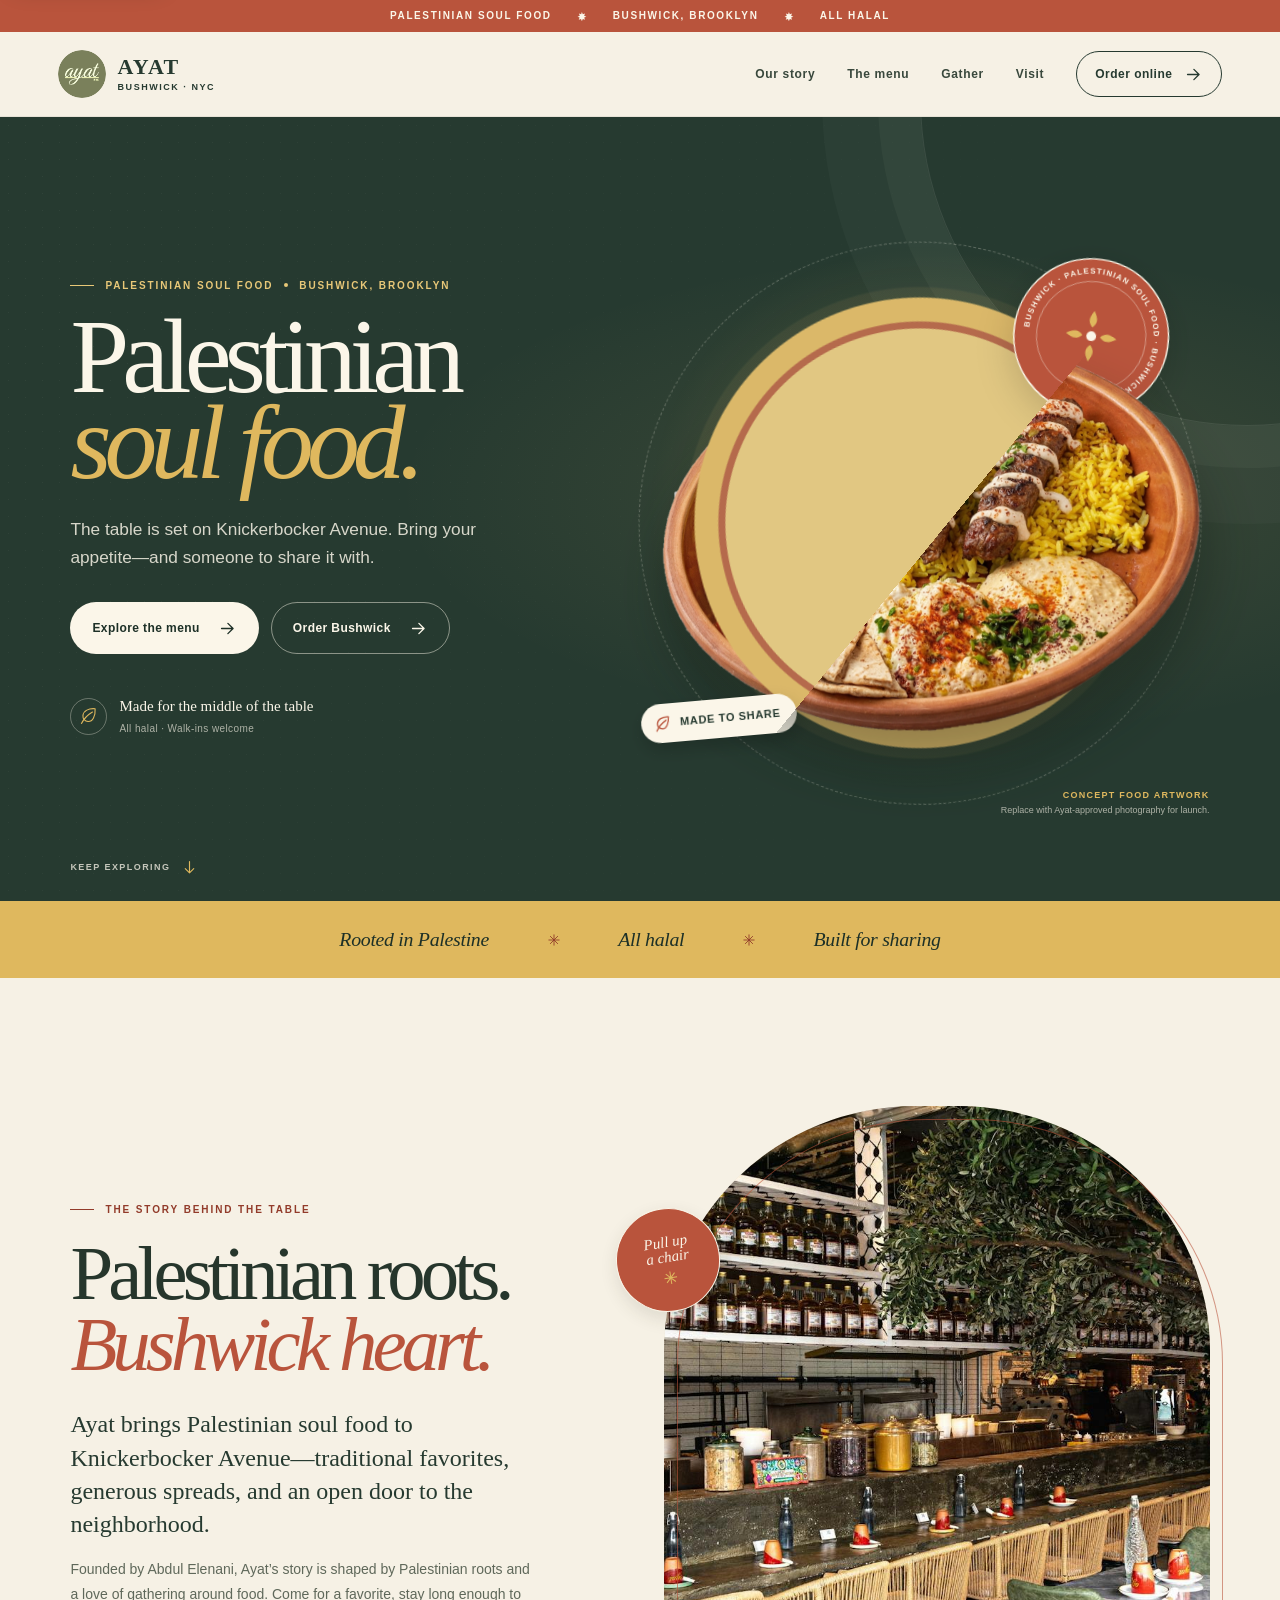
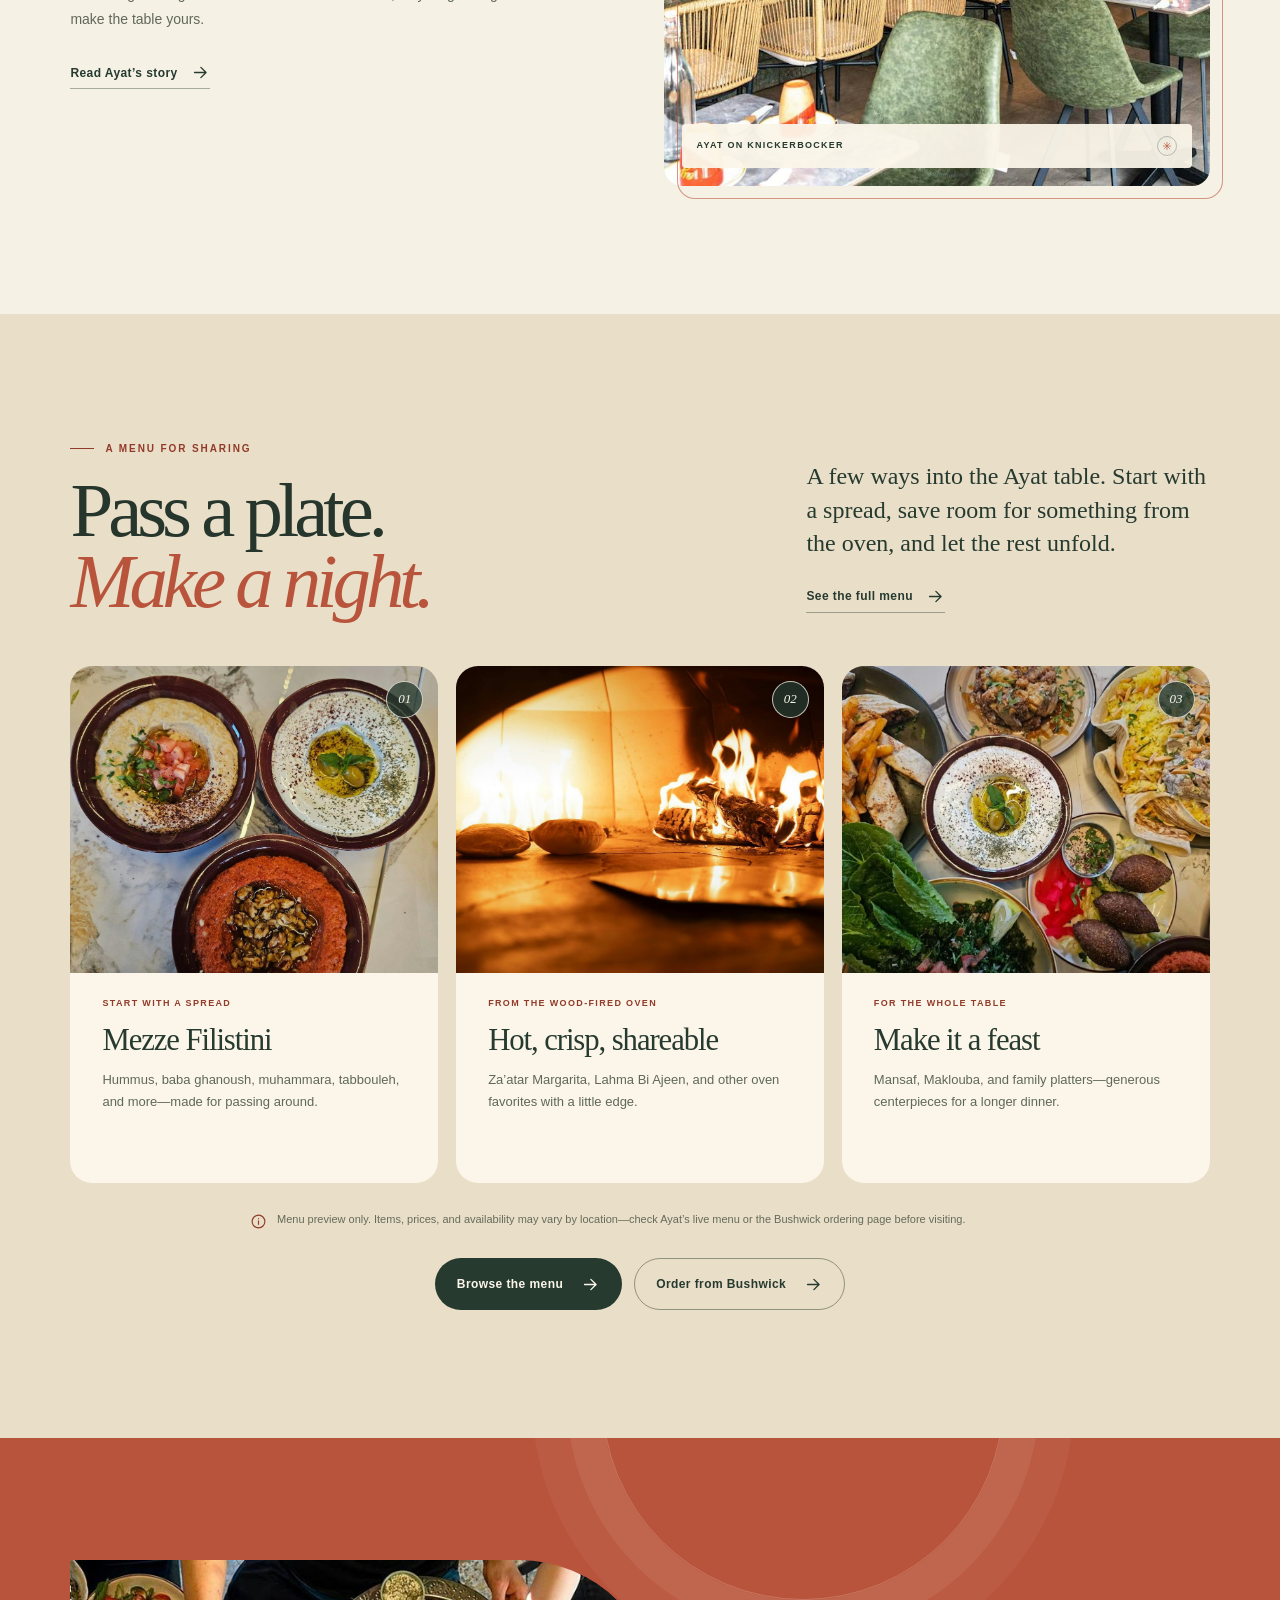
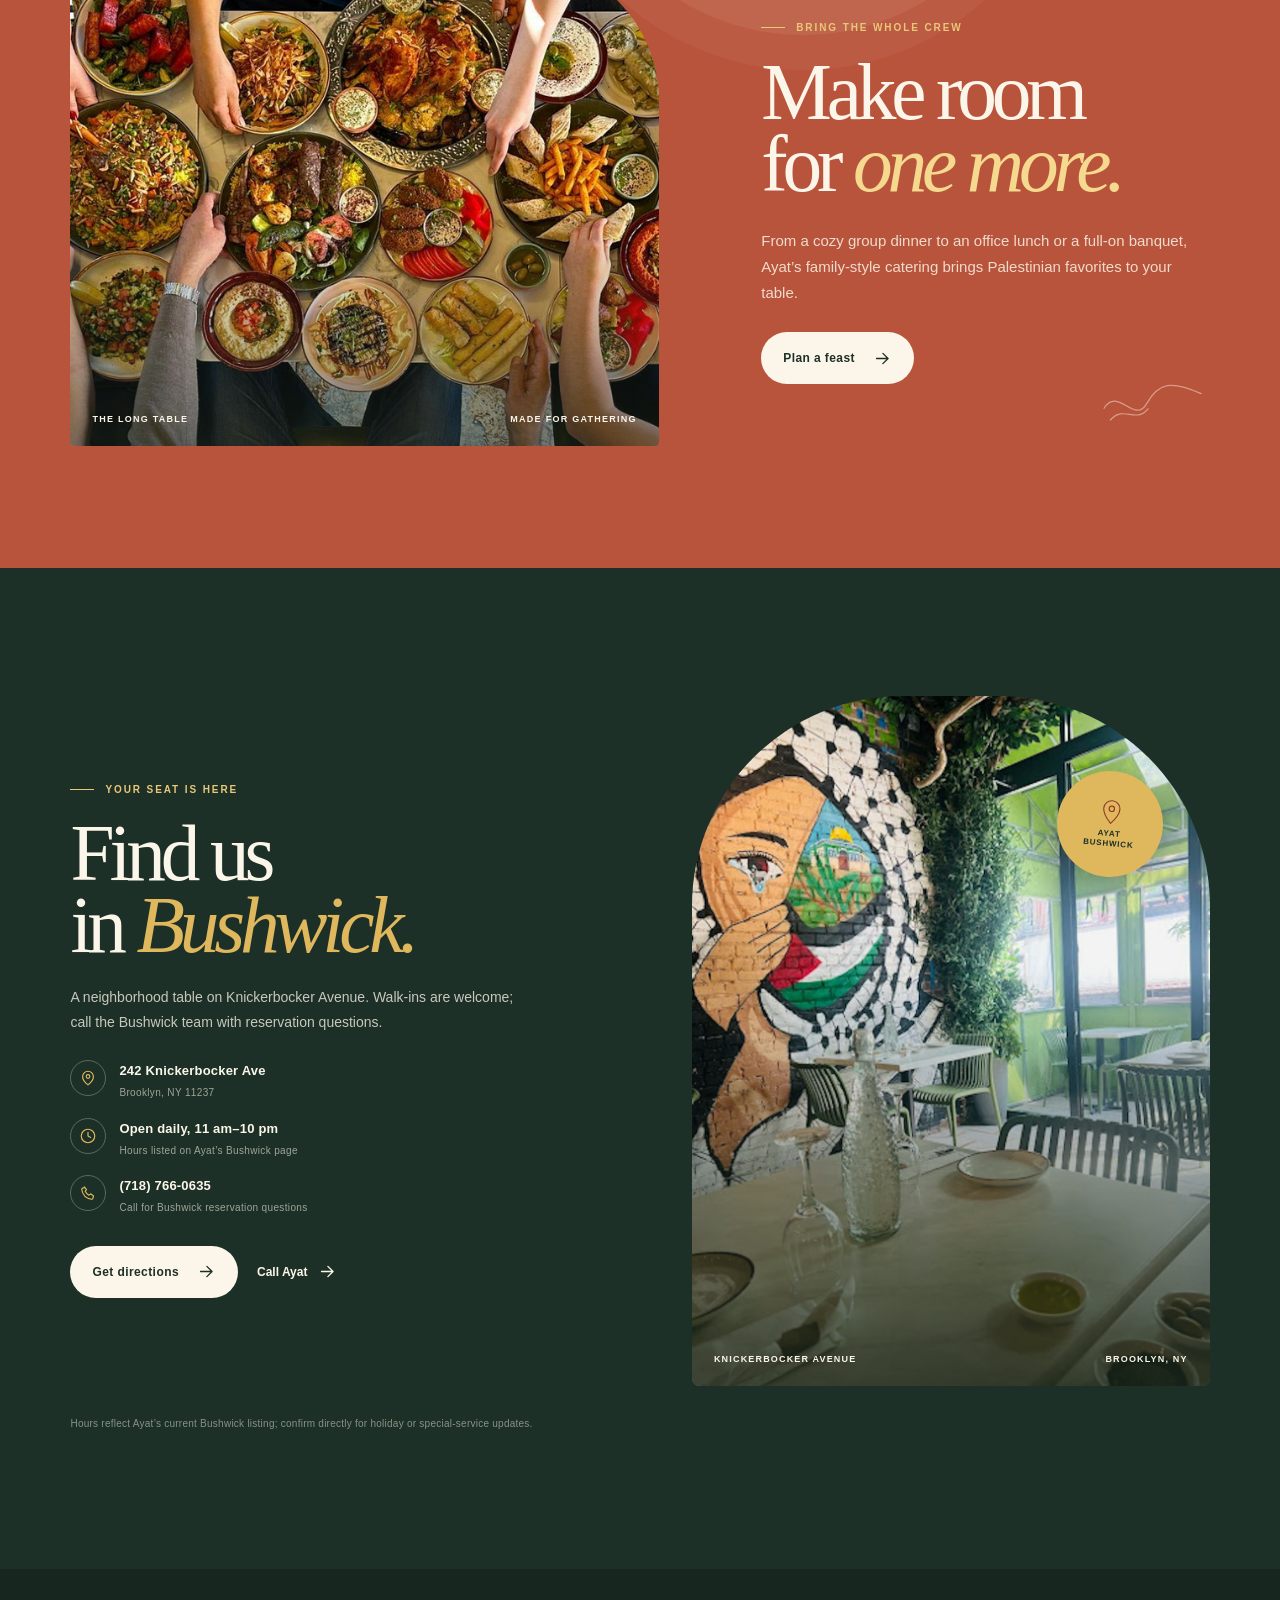
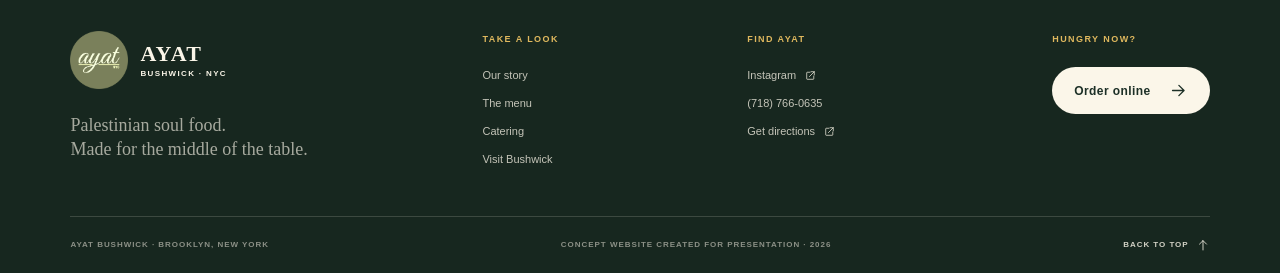
<file: ayatnyc/index.html>
<!doctype html>
<html lang="en">
<head>
  <meta charset="utf-8">
  <meta name="viewport" content="width=device-width, initial-scale=1">
  <meta name="theme-color" content="#f6f1e5">
  <meta name="description" content="Palestinian soul food in Bushwick. Find Ayat on Knickerbocker Avenue for mezze, wood-fired favorites, and generous family-style feasts.">
  <title>Ayat Bushwick — Palestinian Soul Food in Brooklyn</title>
  <link rel="icon" type="image/png" href="assets/ayat-mark.png">
  <link rel="preload" as="image" href="assets/hero-kefta-platter.png" fetchpriority="high">
  <link rel="stylesheet" href="styles.css">
  <script src="app.js" defer></script>
</head>
<body>
  <a class="skip-link" href="#main">Skip to content</a>

  <div class="announcement" aria-label="Ayat Bushwick highlights">
    <div class="announcement__inner">
      <span>Palestinian soul food</span>
      <svg class="mini-star" viewBox="0 0 24 24" aria-hidden="true"><path d="M12 1.8 14.5 8l6.2-2.5L18.2 12l6.2 2.5-6.2 2.5 2.5 6.2-6.2-2.5-2.5 6.2-2.5-6.2-6.2 2.5 2.5-6.2L0 14.5 6.2 12 3.7 5.8 9.9 8z" transform="translate(1.3 1) scale(.87)"/></svg>
      <span>Bushwick, Brooklyn</span>
      <svg class="mini-star" viewBox="0 0 24 24" aria-hidden="true"><path d="M12 1.8 14.5 8l6.2-2.5L18.2 12l6.2 2.5-6.2 2.5 2.5 6.2-6.2-2.5-2.5 6.2-2.5-6.2-6.2 2.5 2.5-6.2L0 14.5 6.2 12 3.7 5.8 9.9 8z" transform="translate(1.3 1) scale(.87)"/></svg>
      <span>All halal</span>
    </div>
  </div>

  <header class="site-header">
    <div class="nav-shell">
      <a class="brand" href="#top" aria-label="Ayat Bushwick home">
        <img class="brand__mark" src="assets/ayat-mark.png" alt="" width="56" height="56">
        <span class="brand__words"><strong>AYAT</strong><small>BUSHWICK · NYC</small></span>
      </a>

      <nav class="primary-nav" id="primary-nav" aria-label="Main navigation">
        <a href="#story">Our story</a>
        <a href="#menu">The menu</a>
        <a href="#gather">Gather</a>
        <a href="#visit">Visit</a>
        <a class="nav-order" href="https://order.online/store/AyatBushwick-32022051" target="_blank" rel="noopener noreferrer">
          Order online
          <svg class="icon-arrow" viewBox="0 0 24 24" aria-hidden="true"><path d="M4.5 12h14M12.5 5.5l6.5 6.5-6.5 6.5"/></svg>
        </a>
      </nav>

      <button class="menu-toggle" type="button" aria-label="Open navigation" aria-controls="primary-nav" aria-expanded="false">
        <svg class="menu-toggle__icon" viewBox="0 0 28 28" aria-hidden="true"><path class="menu-toggle__line menu-toggle__line--top" d="M4 8h20"/><path class="menu-toggle__line menu-toggle__line--mid" d="M4 14h20"/><path class="menu-toggle__line menu-toggle__line--bottom" d="M4 20h20"/></svg>
      </button>
    </div>
  </header>

  <main id="main">
    <section class="hero" id="top" aria-labelledby="hero-title">
      <div class="hero__texture" aria-hidden="true"></div>
      <div class="hero__copy">
        <p class="eyebrow eyebrow--light"><span class="eyebrow__rule"></span>Palestinian soul food <span class="eyebrow__dot"></span> Bushwick, Brooklyn</p>
        <h1 id="hero-title">Palestinian<br><em>soul food.</em></h1>
        <p class="hero__lead">The table is set on Knickerbocker Avenue. Bring your appetite—and someone to share it with.</p>
        <div class="hero__actions">
          <a class="button button--cream" href="#menu">Explore the menu <svg class="icon-arrow" viewBox="0 0 24 24" aria-hidden="true"><path d="M4.5 12h14M12.5 5.5l6.5 6.5-6.5 6.5"/></svg></a>
          <a class="button button--outline-light" href="https://order.online/store/AyatBushwick-32022051" target="_blank" rel="noopener noreferrer">Order Bushwick <svg class="icon-arrow" viewBox="0 0 24 24" aria-hidden="true"><path d="M4.5 12h14M12.5 5.5l6.5 6.5-6.5 6.5"/></svg></a>
        </div>
        <div class="hero__promise">
          <span class="promise-icon" aria-hidden="true">
            <svg viewBox="0 0 28 28"><path d="M21.8 4.8C13.6 4 7 7.4 6.3 13.2c-.5 4.1 2.5 7.6 6.5 7.8 5.8.3 9.6-7 9-16.2Z"/><path d="M4.4 23.4c3.3-6.3 7.6-10.7 14-14.5"/></svg>
          </span>
          <span><strong>Made for the middle of the table</strong><small>All halal · Walk-ins welcome</small></span>
        </div>
      </div>

      <div class="hero__visual" data-food-stage>
        <div class="hero__halo" aria-hidden="true"></div>
        <div class="hero__orbit" aria-hidden="true"></div>
        <div class="hero__sun" aria-hidden="true"></div>
        <img class="hero__food" data-scroll-food src="assets/hero-kefta-platter.png" alt="Concept rendering of a kefta platter inspired by Ayat's menu; this is not an Ayat photograph." width="940" height="677" fetchpriority="high">
        <div class="hero__stamp" aria-hidden="true">
          <svg viewBox="0 0 170 170">
            <defs><path id="stamp-circle" d="M85 85m-64 0a64 64 0 1 1 128 0a64 64 0 1 1-128 0"/></defs>
            <circle cx="85" cy="85" r="79"/>
            <circle class="stamp-inner" cx="85" cy="85" r="56"/>
            <text><textPath href="#stamp-circle">BUSHWICK · PALESTINIAN SOUL FOOD · BUSHWICK · </textPath></text>
            <path class="stamp-flower" d="M85 59c5 8 5 12 0 17-5-5-5-9 0-17Zm0 52c-5-8-5-12 0-17 5 5 5 9 0 17Zm26-26c-8 5-12 5-17 0 5-5 9-5 17 0Zm-52 0c8-5 12-5 17 0-5 5-9 5-17 0Z"/>
            <circle class="stamp-core" cx="85" cy="85" r="5"/>
          </svg>
        </div>
        <div class="hero__share-tag"><svg viewBox="0 0 24 24" aria-hidden="true"><path d="M19.8 4.2C12 3.6 5.9 6.7 5.4 12c-.4 3.7 2.2 6.7 5.8 6.9 5.1.3 8.5-6.2 8.6-14.7Z"/><path d="M3.9 21.2c3-5.5 6.9-9.5 12.6-12.8"/></svg><span>Made to share</span></div>
        <p class="hero__concept"><span>Concept food artwork</span><br>Replace with Ayat-approved photography for launch.</p>
      </div>

      <a class="hero__scroll" href="#story" aria-label="Scroll to Ayat's story">
        <span>Keep exploring</span><svg viewBox="0 0 24 24" aria-hidden="true"><path d="M12 3.5v16m-6-6 6 6 6-6"/></svg>
      </a>
    </section>

    <section class="promise-strip" aria-label="Ayat Bushwick highlights">
      <div class="promise-strip__item">Rooted in Palestine</div>
      <svg class="promise-strip__mark" viewBox="0 0 24 24" aria-hidden="true"><path d="M12 2.5v19M2.5 12h19M5.3 5.3l13.4 13.4M18.7 5.3 5.3 18.7"/></svg>
      <div class="promise-strip__item">All halal</div>
      <svg class="promise-strip__mark" viewBox="0 0 24 24" aria-hidden="true"><path d="M12 2.5v19M2.5 12h19M5.3 5.3l13.4 13.4M18.7 5.3 5.3 18.7"/></svg>
      <div class="promise-strip__item">Built for sharing</div>
    </section>

    <section class="story-section section-pad" id="story" aria-labelledby="story-title">
      <div class="story-section__grid page-width">
        <div class="story-section__copy" data-reveal>
          <p class="eyebrow"><span class="eyebrow__rule"></span>The story behind the table</p>
          <h2 id="story-title">Palestinian roots.<br><em>Bushwick heart.</em></h2>
          <p class="body-large">Ayat brings Palestinian soul food to Knickerbocker Avenue—traditional favorites, generous spreads, and an open door to the neighborhood.</p>
          <p>Founded by Abdul Elenani, Ayat’s story is shaped by Palestinian roots and a love of gathering around food. Come for a favorite, stay long enough to make the table yours.</p>
          <a class="text-link" href="https://www.ayatnyc.com/about/" target="_blank" rel="noopener noreferrer">Read Ayat’s story <svg class="icon-arrow" viewBox="0 0 24 24" aria-hidden="true"><path d="M4.5 12h14M12.5 5.5l6.5 6.5-6.5 6.5"/></svg></a>
        </div>
        <figure class="story-section__photo photo-frame" data-reveal>
          <img src="assets/bushwick-room.jpg" alt="The Ayat Bushwick dining room, with a tree canopy above the counter and green seating." width="1200" height="952" loading="lazy" decoding="async">
          <figcaption><span>AYAT ON KNICKERBOCKER</span><span class="photo-caption-mark" aria-hidden="true"><svg viewBox="0 0 24 24"><path d="M12 2.5v19M2.5 12h19M5.3 5.3l13.4 13.4M18.7 5.3 5.3 18.7"/></svg></span></figcaption>
          <div class="photo-sticker" aria-hidden="true"><span>Pull up<br>a chair</span><svg viewBox="0 0 24 24"><path d="M12 2.5v19M2.5 12h19M5.3 5.3l13.4 13.4M18.7 5.3 5.3 18.7"/></svg></div>
        </figure>
      </div>
    </section>

    <section class="menu-section section-pad" id="menu" aria-labelledby="menu-title">
      <div class="page-width">
        <div class="menu-section__intro" data-reveal>
          <div>
            <p class="eyebrow"><span class="eyebrow__rule"></span>A menu for sharing</p>
            <h2 id="menu-title">Pass a plate.<br><em>Make a night.</em></h2>
          </div>
          <div class="menu-section__sidecopy">
            <p class="body-large">A few ways into the Ayat table. Start with a spread, save room for something from the oven, and let the rest unfold.</p>
            <a class="text-link" href="https://www.ayatnyc.com/main-menu/" target="_blank" rel="noopener noreferrer">See the full menu <svg class="icon-arrow" viewBox="0 0 24 24" aria-hidden="true"><path d="M4.5 12h14M12.5 5.5l6.5 6.5-6.5 6.5"/></svg></a>
          </div>
        </div>

        <div class="menu-cards">
          <article class="menu-card" data-reveal>
            <div class="menu-card__image"><img src="assets/mezze-table.jpg" alt="A trio of mezze dishes, including creamy dips topped with olive oil and herbs." width="1050" height="1400" loading="lazy" decoding="async"><span class="menu-card__number">01</span></div>
            <div class="menu-card__copy"><p class="menu-card__kicker">START WITH A SPREAD</p><h3>Mezze Filistini</h3><p>Hummus, baba ghanoush, muhammara, tabbouleh, and more—made for passing around.</p></div>
          </article>
          <article class="menu-card" data-reveal>
            <div class="menu-card__image"><img src="assets/wood-oven.jpg" alt="Flatbreads warming beside the open flame of a wood-fired oven." width="1200" height="857" loading="lazy" decoding="async"><span class="menu-card__number">02</span></div>
            <div class="menu-card__copy"><p class="menu-card__kicker">FROM THE WOOD-FIRED OVEN</p><h3>Hot, crisp, shareable</h3><p>Za’atar Margarita, Lahma Bi Ajeen, and other oven favorites with a little edge.</p></div>
          </article>
          <article class="menu-card" data-reveal>
            <div class="menu-card__image"><img src="assets/bushwick-spread.jpg" alt="A colorful spread of shared plates and Palestinian favorites at Ayat Bushwick." width="1200" height="900" loading="lazy" decoding="async"><span class="menu-card__number">03</span></div>
            <div class="menu-card__copy"><p class="menu-card__kicker">FOR THE WHOLE TABLE</p><h3>Make it a feast</h3><p>Mansaf, Maklouba, and family platters—generous centerpieces for a longer dinner.</p></div>
          </article>
        </div>

        <div class="menu-section__footnote"><svg viewBox="0 0 24 24" aria-hidden="true"><circle cx="12" cy="12" r="9"/><path d="M12 11v5m0-8h.01"/></svg><p>Menu preview only. Items, prices, and availability may vary by location—check Ayat’s live menu or the Bushwick ordering page before visiting.</p></div>
        <div class="menu-section__actions">
          <a class="button button--dark" href="https://www.ayatnyc.com/main-menu/" target="_blank" rel="noopener noreferrer">Browse the menu <svg class="icon-arrow" viewBox="0 0 24 24" aria-hidden="true"><path d="M4.5 12h14M12.5 5.5l6.5 6.5-6.5 6.5"/></svg></a>
          <a class="button button--outline-dark" href="https://order.online/store/AyatBushwick-32022051" target="_blank" rel="noopener noreferrer">Order from Bushwick <svg class="icon-arrow" viewBox="0 0 24 24" aria-hidden="true"><path d="M4.5 12h14M12.5 5.5l6.5 6.5-6.5 6.5"/></svg></a>
        </div>
      </div>
    </section>

    <section class="gather-section" id="gather" aria-labelledby="gather-title">
      <div class="gather-section__grid page-width">
        <figure class="gather-section__photo" data-reveal>
          <img src="assets/family-table.jpg" alt="An abundant Ayat Bushwick table, filled with dishes as guests reach in to share." width="1400" height="579" loading="lazy" decoding="async">
          <figcaption><span>THE LONG TABLE</span><span>MADE FOR GATHERING</span></figcaption>
        </figure>
        <div class="gather-section__copy" data-reveal>
          <p class="eyebrow eyebrow--light"><span class="eyebrow__rule"></span>Bring the whole crew</p>
          <h2 id="gather-title">Make room<br>for <em>one more.</em></h2>
          <p>From a cozy group dinner to an office lunch or a full-on banquet, Ayat’s family-style catering brings Palestinian favorites to your table.</p>
          <a class="button button--cream" href="https://www.ayatnyc.com/catering-store-v2" target="_blank" rel="noopener noreferrer">Plan a feast <svg class="icon-arrow" viewBox="0 0 24 24" aria-hidden="true"><path d="M4.5 12h14M12.5 5.5l6.5 6.5-6.5 6.5"/></svg></a>
          <span class="gather-section__scribble" aria-hidden="true"><svg viewBox="0 0 120 54"><path d="M4 32c18-24 33 22 49-1S83 7 116 25M10 46c17-16 28 7 44-9"/></svg></span>
        </div>
      </div>
    </section>

    <section class="visit-section section-pad" id="visit" aria-labelledby="visit-title">
      <div class="visit-section__grid page-width">
        <div class="visit-section__copy" data-reveal>
          <p class="eyebrow eyebrow--light"><span class="eyebrow__rule"></span>Your seat is here</p>
          <h2 id="visit-title">Find us<br>in <em>Bushwick.</em></h2>
          <p class="visit-section__intro">A neighborhood table on Knickerbocker Avenue. Walk-ins are welcome; call the Bushwick team with reservation questions.</p>

          <ul class="visit-details">
            <li>
              <span class="visit-details__icon" aria-hidden="true"><svg viewBox="0 0 24 24"><path d="M19.2 10.2c0 5.1-7.2 11-7.2 11s-7.2-5.9-7.2-11a7.2 7.2 0 1 1 14.4 0Z"/><circle cx="12" cy="10" r="2.4"/></svg></span>
              <span><strong>242 Knickerbocker Ave</strong><small>Brooklyn, NY 11237</small></span>
            </li>
            <li>
              <span class="visit-details__icon" aria-hidden="true"><svg viewBox="0 0 24 24"><circle cx="12" cy="12" r="9"/><path d="M12 7v5l3.5 2"/></svg></span>
              <span><strong>Open daily, 11 am–10 pm</strong><small>Hours listed on Ayat’s Bushwick page</small></span>
            </li>
            <li>
              <span class="visit-details__icon" aria-hidden="true"><svg viewBox="0 0 24 24"><path d="M7.1 3.8 10 7.6 8.2 9.8c1.1 2.2 2.9 4 5.1 5.1l2.2-1.8 3.8 2.9-.8 3.1c-.2.8-1 1.3-1.8 1.2C9.8 19.3 4.7 14.2 3.7 7.3c-.1-.8.4-1.6 1.2-1.8l2.2-.6Z"/></svg></span>
              <span><strong><a href="tel:+17187660635">(718) 766-0635</a></strong><small>Call for Bushwick reservation questions</small></span>
            </li>
          </ul>

          <div class="visit-actions">
            <a class="button button--cream" href="https://www.google.com/maps/search/?api=1&amp;query=242+Knickerbocker+Ave+Brooklyn+NY+11237" target="_blank" rel="noopener noreferrer">Get directions <svg class="icon-arrow" viewBox="0 0 24 24" aria-hidden="true"><path d="M4.5 12h14M12.5 5.5l6.5 6.5-6.5 6.5"/></svg></a>
            <a class="visit-call" href="tel:+17187660635">Call Ayat <svg class="icon-arrow" viewBox="0 0 24 24" aria-hidden="true"><path d="M4.5 12h14M12.5 5.5l6.5 6.5-6.5 6.5"/></svg></a>
          </div>
        </div>

        <figure class="visit-section__photo" data-reveal>
          <img src="assets/bushwick-patio.jpg" alt="Ayat Bushwick dining area with green seating and a mural inspired by Palestinian patterns." width="1049" height="1400" loading="lazy" decoding="async">
          <figcaption><span>KNICKERBOCKER AVENUE</span><span>BROOKLYN, NY</span></figcaption>
          <div class="visit-photo__pin" aria-hidden="true">
            <svg viewBox="0 0 32 40"><path d="M16 2.5a12.5 12.5 0 0 0-12.5 12.5c0 9.4 12.5 22.5 12.5 22.5S28.5 24.4 28.5 15A12.5 12.5 0 0 0 16 2.5Z"/><circle cx="16" cy="15" r="4.1"/></svg>
            <span>AYAT<br>BUSHWICK</span>
          </div>
        </figure>
      </div>
      <p class="hours-note page-width">Hours reflect Ayat’s current Bushwick listing; confirm directly for holiday or special-service updates.</p>
    </section>
  </main>

  <footer class="site-footer">
    <div class="site-footer__main page-width">
      <div class="footer-brand-block">
        <a class="footer-brand" href="#top" aria-label="Back to top">
          <img src="assets/ayat-mark.png" alt="" width="76" height="76" loading="lazy">
          <span><strong>AYAT</strong><small>BUSHWICK · NYC</small></span>
        </a>
        <p>Palestinian soul food.<br>Made for the middle of the table.</p>
      </div>
      <div class="footer-nav-block">
        <p class="footer-label">Take a look</p>
        <a href="#story">Our story</a>
        <a href="#menu">The menu</a>
        <a href="#gather">Catering</a>
        <a href="#visit">Visit Bushwick</a>
      </div>
      <div class="footer-nav-block">
        <p class="footer-label">Find Ayat</p>
        <a href="https://www.instagram.com/ayat.nyc/" target="_blank" rel="noopener noreferrer">Instagram <svg class="icon-arrow icon-arrow--external" viewBox="0 0 24 24" aria-hidden="true"><path d="M13 5h6v6M19 5l-9 9"/><path d="M18 13v5a1 1 0 0 1-1 1H6a1 1 0 0 1-1-1V7a1 1 0 0 1 1-1h5"/></svg></a>
        <a href="tel:+17187660635">(718) 766-0635</a>
        <a href="https://www.google.com/maps/search/?api=1&amp;query=242+Knickerbocker+Ave+Brooklyn+NY+11237" target="_blank" rel="noopener noreferrer">Get directions <svg class="icon-arrow icon-arrow--external" viewBox="0 0 24 24" aria-hidden="true"><path d="M13 5h6v6M19 5l-9 9"/><path d="M18 13v5a1 1 0 0 1-1 1H6a1 1 0 0 1-1-1V7a1 1 0 0 1 1-1h5"/></svg></a>
      </div>
      <div class="footer-order-block">
        <p class="footer-label">Hungry now?</p>
        <a class="button button--cream" href="https://order.online/store/AyatBushwick-32022051" target="_blank" rel="noopener noreferrer">Order online <svg class="icon-arrow" viewBox="0 0 24 24" aria-hidden="true"><path d="M4.5 12h14M12.5 5.5l6.5 6.5-6.5 6.5"/></svg></a>
      </div>
    </div>
    <div class="site-footer__bottom page-width"><span>AYAT BUSHWICK · BROOKLYN, NEW YORK</span><span>Concept website created for presentation · 2026</span><a href="#top">Back to top <svg class="icon-arrow icon-arrow--up" viewBox="0 0 24 24" aria-hidden="true"><path d="M12 20.5v-16m-6 6 6-6 6 6"/></svg></a></div>
  </footer>
</body>
</html>
</file>
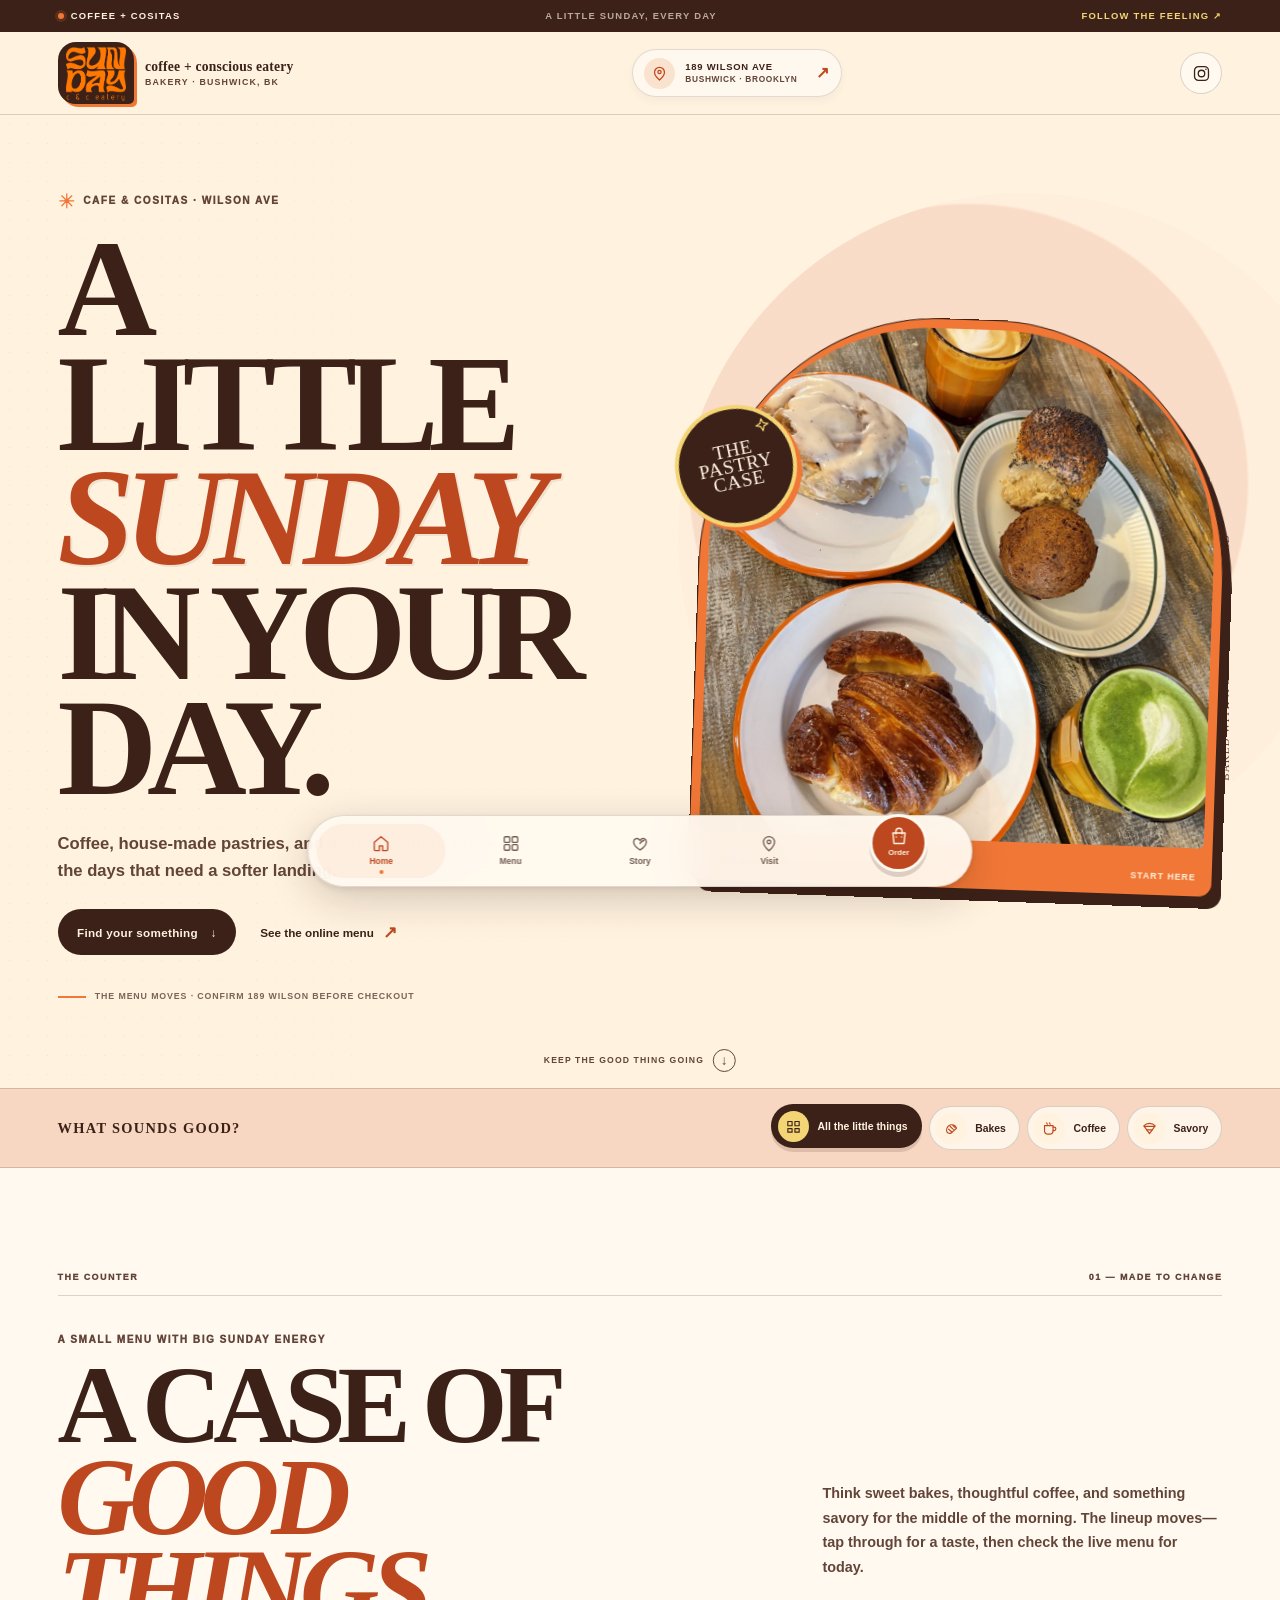
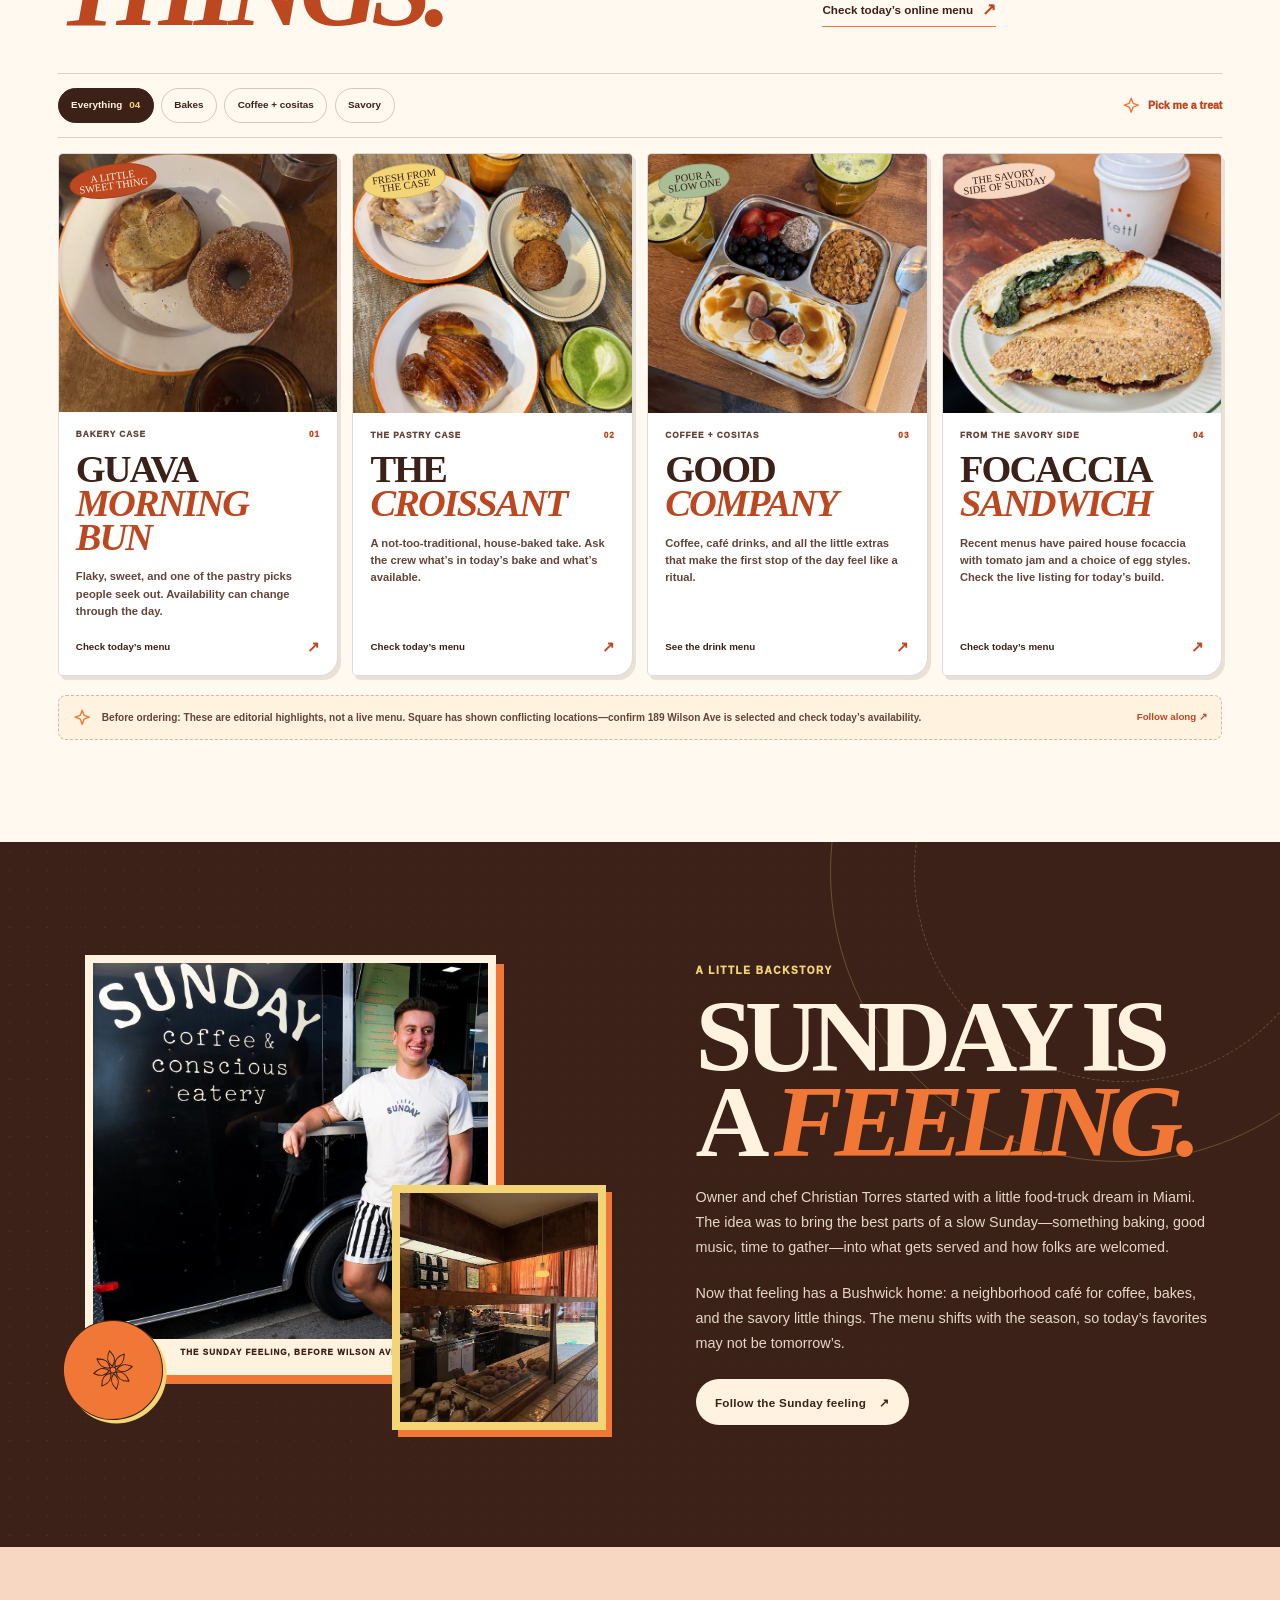
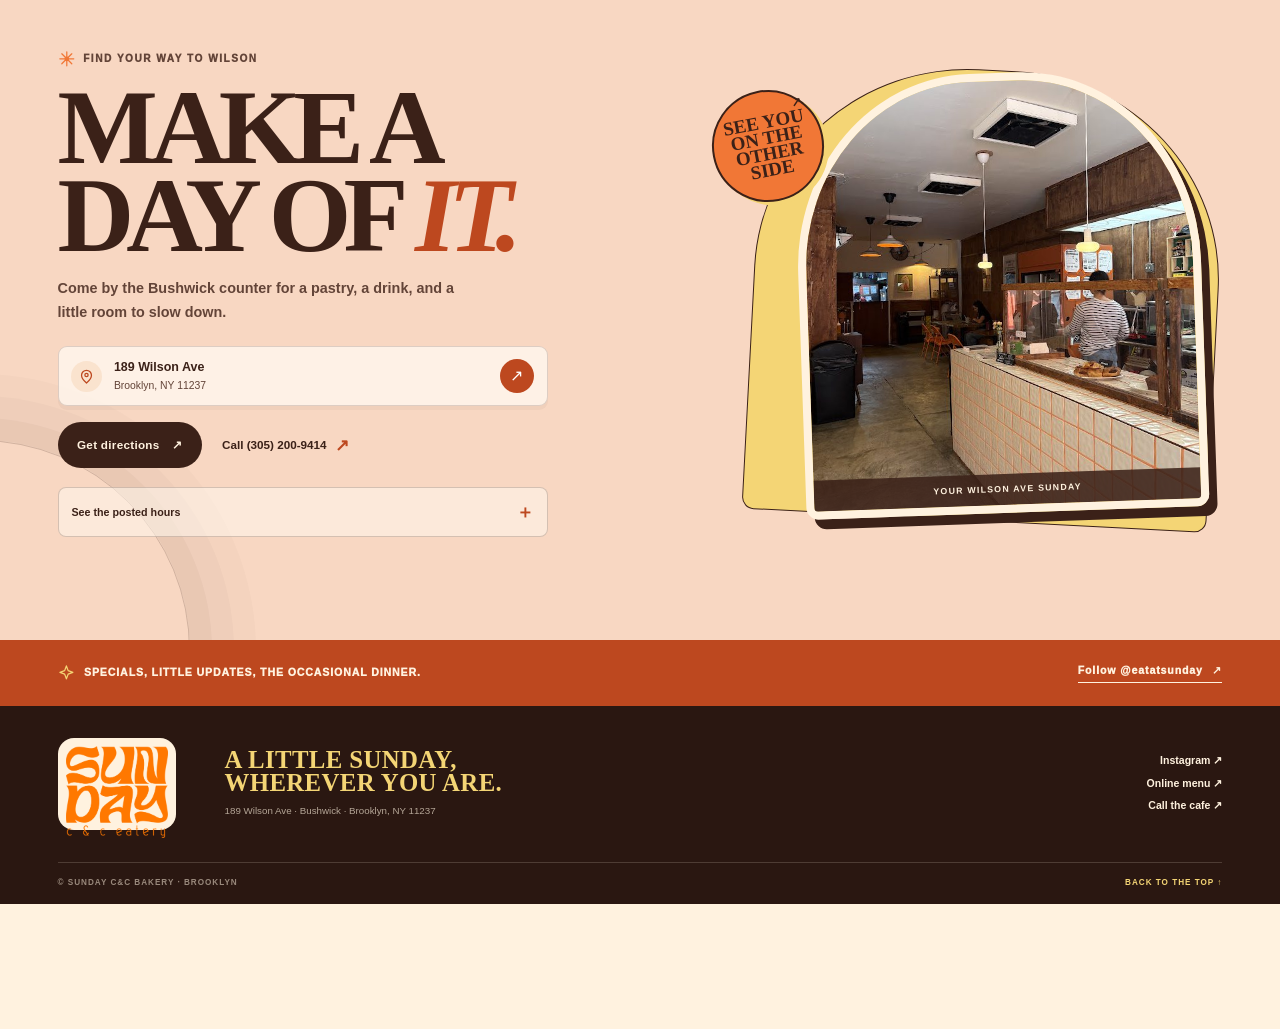
<file: eatatsunday/index.html>
<!doctype html>
<html lang="en">
<head>
  <meta charset="utf-8">
  <meta name="viewport" content="width=device-width, initial-scale=1, viewport-fit=cover">
  <meta name="theme-color" content="#fff2df">
  <meta name="description" content="SUNDAY C&C BAKERY — coffee, house-made pastries and savory café comfort at 189 Wilson Ave in Bushwick, Brooklyn. A little Sunday, every day.">
  <meta property="og:title" content="SUNDAY C&C BAKERY — A little Sunday, every day">
  <meta property="og:description" content="Coffee + cositas at 189 Wilson Ave, Bushwick, Brooklyn.">
  <meta property="og:image" content="https://umairhoquechowdhury.site/eatatsunday/assets/morning-table.jpg">
  <meta property="og:url" content="https://umairhoquechowdhury.site/eatatsunday/">
  <link rel="canonical" href="https://umairhoquechowdhury.site/eatatsunday/">
  <title>SUNDAY C&C BAKERY — A little Sunday, every day</title>
  <link rel="icon" href="assets/brand-mark.png" type="image/png">
  <link rel="stylesheet" href="styles.css">
  <script src="app.js" defer></script>
</head>
<body>
  <a class="skip-link" href="#main">Skip to content</a>
  <div class="topline">
    <div class="container topline-inner">
      <span><i aria-hidden="true"></i> COFFEE + COSITAS</span>
      <span class="topline-center">A LITTLE SUNDAY, EVERY DAY</span>
      <a href="https://www.instagram.com/eatatsunday/?hl=en" target="_blank" rel="noopener noreferrer">FOLLOW THE FEELING <span aria-hidden="true">↗</span></a>
    </div>
  </div>

  <header class="site-header" id="site-header">
    <div class="container header-inner">
      <a class="brand" href="#home" aria-label="SUNDAY C&C BAKERY home">
        <span class="brand-mark"><img src="assets/brand-mark.png" alt="SUNDAY"></span>
        <span class="brand-copy"><strong>coffee + conscious eatery</strong><small>BAKERY · BUSHWICK, BK</small></span>
      </a>
      <a class="location-chip" href="https://www.google.com/maps/search/?api=1&amp;query=189+Wilson+Ave+Brooklyn+NY+11237" target="_blank" rel="noopener noreferrer">
        <span class="location-icon" aria-hidden="true">
          <svg viewBox="0 0 24 24" fill="none"><path d="M19 10.2c0 5.1-7 11-7 11s-7-5.9-7-11a7 7 0 1 1 14 0Z"/><circle cx="12" cy="10" r="2.3"/></svg>
        </span>
        <span><b>189 WILSON AVE</b><small>BUSHWICK · BROOKLYN</small></span>
        <span class="location-arrow" aria-hidden="true">↗</span>
      </a>
      <a class="header-social" href="https://www.instagram.com/eatatsunday/?hl=en" target="_blank" rel="noopener noreferrer" aria-label="SUNDAY on Instagram">
        <svg viewBox="0 0 24 24" fill="none" aria-hidden="true"><rect x="3.2" y="3.2" width="17.6" height="17.6" rx="5"/><circle cx="12" cy="12" r="4.1"/><circle class="ig-dot" cx="17.6" cy="6.6" r="1"/></svg>
      </a>
    </div>
  </header>

  <main id="main">
    <section class="hero" id="home" aria-labelledby="hero-title">
      <div class="hero-sunwash" aria-hidden="true"></div>
      <div class="container hero-layout">
        <div class="hero-copy">
          <p class="eyebrow"><svg class="eyebrow-flower" viewBox="0 0 24 24" fill="none" aria-hidden="true" focusable="false"><path d="M12 2.5v19M2.5 12h19M5.2 5.2l13.6 13.6M18.8 5.2 5.2 18.8"/><circle cx="12" cy="12" r="2.3"/></svg> CAFE & COSITAS · WILSON AVE</p>
          <h1 id="hero-title">A LITTLE<br><em>SUNDAY</em><br>IN YOUR DAY.</h1>
          <p class="hero-intro">Coffee, house-made pastries, and savory comfort for the days that need a softer landing.</p>
          <div class="hero-actions">
            <a class="button button--ink" href="#menu">Find your something <span aria-hidden="true">↓</span></a>
            <a class="text-link" href="https://eatatsunday.square.site/s/order" target="_blank" rel="noopener noreferrer">See the online menu <span aria-hidden="true">↗</span></a>
          </div>
          <div class="hero-note"><span class="hero-note-line" aria-hidden="true"></span> THE MENU MOVES · CONFIRM 189 WILSON BEFORE CHECKOUT</div>
        </div>

        <div class="hero-art" aria-label="SUNDAY bakery pastries and café drinks">
          <div class="hero-orbit" aria-hidden="true"><span></span></div>
          <figure class="hero-photo">
            <img src="assets/morning-table.jpg" alt="A croissant, sweet pastry and bright café drinks at SUNDAY" fetchpriority="high">
            <figcaption><span>GOOD MORNINGS</span><b>START HERE</b></figcaption>
          </figure>
          <div class="hero-sticker"><span>THE<br>PASTRY<br>CASE</span><b aria-hidden="true"><svg class="icon-symbol" viewBox="0 0 24 24" fill="none" focusable="false"><path d="M12 2.8 14.5 9.5 21.2 12l-6.7 2.5-2.5 6.7-2.5-6.7L2.8 12l6.7-2.5L12 2.8Z"/></svg></b></div>
          <span class="hero-side-copy" aria-hidden="true">BAKED WITH A SUNDAY STATE OF MIND</span>
        </div>
      </div>
      <a class="hero-scroll" href="#menu"><span>KEEP THE GOOD THING GOING</span><i aria-hidden="true">↓</i></a>
    </section>

    <section class="quick-row" aria-label="Browse the menu by category">
      <div class="container quick-row-inner">
        <p>WHAT SOUNDS GOOD?</p>
        <div class="quick-categories" role="group" aria-label="Filter menu by category">
          <button class="quick-category is-selected" type="button" data-filter="all" aria-pressed="true">
            <span class="quick-icon quick-icon--all" aria-hidden="true"><svg viewBox="0 0 24 24" fill="none"><path d="M4 5h6v6H4zM14 5h6v6h-6zM4 15h6v5H4zM14 15h6v5h-6z"/></svg></span><span>All the little things</span>
          </button>
          <button class="quick-category" type="button" data-filter="bakes" aria-pressed="false">
            <span class="quick-icon quick-icon--bakes" aria-hidden="true"><svg viewBox="0 0 24 24" fill="none"><path d="M5 15.2c-.4-4.4 2.8-8.2 7.2-8.5 3.2-.2 6 1.8 6.8 4.9l-7.6 6.9c-2.9 1.2-6.1-.3-6.4-3.3Z"/><path d="m8 13 4.5 4M10 9.2l4.6 4M14 7.8l3.2 2.8"/></svg></span><span>Bakes</span>
          </button>
          <button class="quick-category" type="button" data-filter="coffee" aria-pressed="false">
            <span class="quick-icon quick-icon--coffee" aria-hidden="true"><svg viewBox="0 0 24 24" fill="none"><path d="M5 8h12v7.2a4.8 4.8 0 0 1-4.8 4.8H9.8A4.8 4.8 0 0 1 5 15.2V8Z"/><path d="M17 10h1.5a2.5 2.5 0 0 1 0 5H17M8 4c0 1 1 1 1 2M12 4c0 1 1 1 1 2"/></svg></span><span>Coffee</span>
          </button>
          <button class="quick-category" type="button" data-filter="savory" aria-pressed="false">
            <span class="quick-icon quick-icon--savory" aria-hidden="true"><svg viewBox="0 0 24 24" fill="none"><path d="M4 8.3c2-2.3 5-3.5 8-3.5s6 1.2 8 3.5l-8 11-8-11Z"/><path d="M4.7 9h14.6M8.3 14h7.4"/></svg></span><span>Savory</span>
          </button>
        </div>
      </div>
    </section>

    <section class="menu-section section-pad" id="menu" aria-labelledby="menu-title">
      <div class="container">
        <div class="section-topline"><span>THE COUNTER</span><span>01 — MADE TO CHANGE</span></div>
        <div class="menu-heading">
          <div>
            <p class="eyebrow">A SMALL MENU WITH BIG SUNDAY ENERGY</p>
            <h2 id="menu-title">A CASE OF<br><em>GOOD THINGS.</em></h2>
          </div>
          <div class="menu-heading-aside">
            <p>Think sweet bakes, thoughtful coffee, and something savory for the middle of the morning. The lineup moves—tap through for a taste, then check the live menu for today.</p>
            <a class="text-link text-link--orange" href="https://eatatsunday.square.site/s/order" target="_blank" rel="noopener noreferrer">Check today’s online menu <span aria-hidden="true">↗</span></a>
          </div>
        </div>

        <div class="menu-controls">
          <div class="menu-filter-row" role="group" aria-label="Filter featured menu ideas">
            <button class="menu-filter is-selected" type="button" data-filter="all" aria-pressed="true">Everything <span>04</span></button>
            <button class="menu-filter" type="button" data-filter="bakes" aria-pressed="false">Bakes</button>
            <button class="menu-filter" type="button" data-filter="coffee" aria-pressed="false">Coffee + cositas</button>
            <button class="menu-filter" type="button" data-filter="savory" aria-pressed="false">Savory</button>
          </div>
          <button class="surprise-button" id="surprise-me" type="button"><span class="icon-symbol" aria-hidden="true"><svg viewBox="0 0 24 24" fill="none" focusable="false"><path d="M12 2.8 14.5 9.5 21.2 12l-6.7 2.5-2.5 6.7-2.5-6.7L2.8 12l6.7-2.5L12 2.8Z"/></svg></span> Pick me a treat</button>
        </div>
        <p class="sr-only" id="menu-status" aria-live="polite">Showing all menu highlights.</p>

        <div class="menu-grid" id="menu-grid">
          <article class="menu-card menu-card--bun" data-category="bakes" data-name="Guava Morning Bun">
            <div class="menu-photo"><img src="assets/pastry-case.jpg" alt="A plated sweet pastry and a coffee, photographed at SUNDAY" loading="lazy"><span class="menu-photo-stamp">A LITTLE<br>SWEET THING</span></div>
            <div class="menu-card-content"><div class="menu-card-meta"><span>BAKERY CASE</span><span>01</span></div><h3>Guava<br><em>Morning Bun</em></h3><p>Flaky, sweet, and one of the pastry picks people seek out. Availability can change through the day.</p><a href="https://eatatsunday.square.site/s/order" target="_blank" rel="noopener noreferrer">Check today’s menu <span aria-hidden="true">↗</span></a></div>
          </article>

          <article class="menu-card menu-card--croissant" data-category="bakes" data-name="The Croissant">
            <div class="menu-photo"><img src="assets/morning-table.jpg" alt="Fresh pastries and café drinks on a table at SUNDAY" loading="lazy"><span class="menu-photo-stamp">FRESH FROM<br>THE CASE</span></div>
            <div class="menu-card-content"><div class="menu-card-meta"><span>THE PASTRY CASE</span><span>02</span></div><h3>The<br><em>Croissant</em></h3><p>A not-too-traditional, house-baked take. Ask the crew what’s in today’s bake and what’s available.</p><a href="https://eatatsunday.square.site/s/order" target="_blank" rel="noopener noreferrer">Check today’s menu <span aria-hidden="true">↗</span></a></div>
          </article>

          <article class="menu-card menu-card--coffee" data-category="coffee" data-name="Coffee + Cositas">
            <div class="menu-photo"><img src="assets/coffee-table.jpg" alt="Bright café drinks and a breakfast bowl at SUNDAY" loading="lazy"><span class="menu-photo-stamp">POUR A<br>SLOW ONE</span></div>
            <div class="menu-card-content"><div class="menu-card-meta"><span>COFFEE + COSITAS</span><span>03</span></div><h3>Good<br><em>Company</em></h3><p>Coffee, café drinks, and all the little extras that make the first stop of the day feel like a ritual.</p><a href="https://eatatsunday.square.site/s/order" target="_blank" rel="noopener noreferrer">See the drink menu <span aria-hidden="true">↗</span></a></div>
          </article>

          <article class="menu-card menu-card--savory" data-category="savory" data-name="Focaccia Sandwich">
            <div class="menu-photo"><img src="assets/focaccia-sandwich.jpg" alt="A focaccia sandwich cut open beside a café drink at SUNDAY" loading="lazy"><span class="menu-photo-stamp">THE SAVORY<br>SIDE OF SUNDAY</span></div>
            <div class="menu-card-content"><div class="menu-card-meta"><span>FROM THE SAVORY SIDE</span><span>04</span></div><h3>Focaccia<br><em>Sandwich</em></h3><p>Recent menus have paired house focaccia with tomato jam and a choice of egg styles. Check the live listing for today’s build.</p><a href="https://eatatsunday.square.site/s/order" target="_blank" rel="noopener noreferrer">Check today’s menu <span aria-hidden="true">↗</span></a></div>
          </article>
        </div>

        <div class="menu-note"><span class="menu-note-spark" aria-hidden="true"><svg class="icon-symbol" viewBox="0 0 24 24" fill="none" focusable="false"><path d="M12 2.8 14.5 9.5 21.2 12l-6.7 2.5-2.5 6.7-2.5-6.7L2.8 12l6.7-2.5L12 2.8Z"/></svg></span><p><strong>Before ordering:</strong> These are editorial highlights, not a live menu. Square has shown conflicting locations—confirm 189 Wilson Ave is selected and check today’s availability.</p><a href="https://www.instagram.com/eatatsunday/?hl=en" target="_blank" rel="noopener noreferrer">Follow along <span aria-hidden="true">↗</span></a></div>
      </div>
    </section>

    <section class="story-section section-pad" id="story" aria-labelledby="story-title">
      <div class="story-ring story-ring--one" aria-hidden="true"></div>
      <div class="story-ring story-ring--two" aria-hidden="true"></div>
      <div class="container story-layout">
        <div class="story-gallery">
          <figure class="story-image story-image--founder"><img src="assets/sunday-origin.jpg" alt="A SUNDAY-branded food trailer with a person standing beside it" loading="lazy"><figcaption>THE SUNDAY FEELING, BEFORE WILSON AVE.</figcaption></figure>
          <figure class="story-image story-image--inside"><img src="assets/cafe-counter.jpg" alt="Pastries behind the counter and warm orange curtains inside SUNDAY" loading="lazy"></figure>
          <span class="story-doodle" aria-hidden="true"><svg class="icon-symbol icon-symbol--flower" viewBox="0 0 64 64" fill="none" focusable="false"><g><path d="M32 6c6.2 8.7 6.2 14.7 0 21C25.8 20.7 25.8 14.7 32 6Z"/><path d="M32 6c6.2 8.7 6.2 14.7 0 21C25.8 20.7 25.8 14.7 32 6Z" transform="rotate(45 32 32)"/><path d="M32 6c6.2 8.7 6.2 14.7 0 21C25.8 20.7 25.8 14.7 32 6Z" transform="rotate(90 32 32)"/><path d="M32 6c6.2 8.7 6.2 14.7 0 21C25.8 20.7 25.8 14.7 32 6Z" transform="rotate(135 32 32)"/><path d="M32 6c6.2 8.7 6.2 14.7 0 21C25.8 20.7 25.8 14.7 32 6Z" transform="rotate(180 32 32)"/><path d="M32 6c6.2 8.7 6.2 14.7 0 21C25.8 20.7 25.8 14.7 32 6Z" transform="rotate(225 32 32)"/><path d="M32 6c6.2 8.7 6.2 14.7 0 21C25.8 20.7 25.8 14.7 32 6Z" transform="rotate(270 32 32)"/><path d="M32 6c6.2 8.7 6.2 14.7 0 21C25.8 20.7 25.8 14.7 32 6Z" transform="rotate(315 32 32)"/></g><circle cx="32" cy="32" r="4"/></svg></span>
        </div>
        <div class="story-copy">
          <p class="eyebrow eyebrow--light">A LITTLE BACKSTORY</p>
          <h2 id="story-title">SUNDAY IS<br>A <em>FEELING.</em></h2>
          <p>Owner and chef Christian Torres started with a little food-truck dream in Miami. The idea was to bring the best parts of a slow Sunday—something baking, good music, time to gather—into what gets served and how folks are welcomed.</p>
          <p class="story-small">Now that feeling has a Bushwick home: a neighborhood café for coffee, bakes, and the savory little things. The menu shifts with the season, so today’s favorites may not be tomorrow’s.</p>
          <a class="button button--cream" href="https://www.instagram.com/eatatsunday/?hl=en" target="_blank" rel="noopener noreferrer">Follow the Sunday feeling <span aria-hidden="true">↗</span></a>
        </div>
      </div>
    </section>

    <section class="visit-section section-pad" id="visit" aria-labelledby="visit-title">
      <div class="container visit-layout">
        <div class="visit-copy">
          <p class="eyebrow"><svg class="eyebrow-flower" viewBox="0 0 24 24" fill="none" aria-hidden="true" focusable="false"><path d="M12 2.5v19M2.5 12h19M5.2 5.2l13.6 13.6M18.8 5.2 5.2 18.8"/><circle cx="12" cy="12" r="2.3"/></svg> FIND YOUR WAY TO WILSON</p>
          <h2 id="visit-title">MAKE A<br>DAY OF <em>IT.</em></h2>
          <p>Come by the Bushwick counter for a pastry, a drink, and a little room to slow down.</p>
          <div class="visit-address-card">
            <span class="pin-dot" aria-hidden="true"><svg viewBox="0 0 24 24" fill="none"><path d="M19 10.2c0 5.1-7 11-7 11s-7-5.9-7-11a7 7 0 1 1 14 0Z"/><circle cx="12" cy="10" r="2.3"/></svg></span>
            <div><strong>189 Wilson Ave</strong><span>Brooklyn, NY 11237</span></div>
            <a href="https://www.google.com/maps/search/?api=1&amp;query=189+Wilson+Ave+Brooklyn+NY+11237" target="_blank" rel="noopener noreferrer" aria-label="Directions to SUNDAY C&C Bakery">↗</a>
          </div>
          <div class="visit-actions">
            <a class="button button--ink" href="https://www.google.com/maps/search/?api=1&amp;query=189+Wilson+Ave+Brooklyn+NY+11237" target="_blank" rel="noopener noreferrer">Get directions <span aria-hidden="true">↗</span></a>
            <a class="text-link" href="tel:+13052009414">Call (305) 200-9414 <span aria-hidden="true">↗</span></a>
          </div>
          <details class="hours-details">
            <summary>See the posted hours <span aria-hidden="true">＋</span></summary>
            <div class="hours-content">
              <p><b>Google Maps currently lists:</b> Tuesday–Thursday and Sunday, 9 AM–3 PM; Friday–Saturday, 9 AM–3 PM and 5–10 PM; Monday closed.</p>
              <p>Hours differ across the Maps listing and Instagram bio, and dinner is described as select-night service. Check the latest before making a special trip.</p>
              <a href="https://www.google.com/maps/place/SUNDAY+C%26C+BAKERY/@40.7002296,-73.9235163,19z/data=!4m15!1m8!3m7!1s0x89c25c11aa458453:0x8b29c89949c0c67c!2sBushwick,+Brooklyn,+NY!3b1!8m2!3d40.6957755!4d-73.9170604!16z!3m5!1s0x89c25930e8abf21f:0x8d3712d0c265cc1c!8m2!3d40.6995019!4d-73.923208!16s%2Fg%2F11t__699j0" target="_blank" rel="noopener noreferrer">Open the live Maps listing <span aria-hidden="true">↗</span></a>
            </div>
          </details>
        </div>

        <div class="visit-photo-wrap">
          <div class="visit-photo-backdrop" aria-hidden="true"></div>
          <figure class="visit-photo"><img src="assets/cafe-interior.jpg" alt="The warm orange-tiled counter and seating inside SUNDAY C&C Bakery" loading="lazy"><figcaption>YOUR WILSON AVE SUNDAY</figcaption></figure>
          <a class="visit-photo-sticker" href="https://www.instagram.com/eatatsunday/?hl=en" target="_blank" rel="noopener noreferrer"><span>SEE YOU<br>ON THE<br>OTHER SIDE</span><b aria-hidden="true">↗</b></a>
        </div>
      </div>
    </section>

    <section class="last-call" aria-label="Stay in the loop">
      <div class="container last-call-inner">
        <p><span class="icon-symbol" aria-hidden="true"><svg viewBox="0 0 24 24" fill="none" focusable="false"><path d="M12 2.8 14.5 9.5 21.2 12l-6.7 2.5-2.5 6.7-2.5-6.7L2.8 12l6.7-2.5L12 2.8Z"/></svg></span> SPECIALS, LITTLE UPDATES, THE OCCASIONAL DINNER.</p>
        <a href="https://www.instagram.com/eatatsunday/?hl=en" target="_blank" rel="noopener noreferrer">Follow @eatatsunday <span aria-hidden="true">↗</span></a>
      </div>
    </section>
  </main>

  <footer class="site-footer">
    <div class="container footer-main">
      <a class="footer-brand" href="#home" aria-label="SUNDAY home"><img src="assets/brand-mark.png" alt="SUNDAY coffee and conscious eatery" loading="lazy"></a>
      <div class="footer-tagline"><p>A LITTLE SUNDAY,<br>WHEREVER YOU ARE.</p><span>189 Wilson Ave · Bushwick · Brooklyn, NY 11237</span></div>
      <div class="footer-links">
        <a href="https://www.instagram.com/eatatsunday/?hl=en" target="_blank" rel="noopener noreferrer">Instagram <span aria-hidden="true">↗</span></a>
        <a href="https://eatatsunday.square.site/s/order" target="_blank" rel="noopener noreferrer">Online menu <span aria-hidden="true">↗</span></a>
        <a href="tel:+13052009414">Call the cafe <span aria-hidden="true">↗</span></a>
      </div>
    </div>
    <div class="container footer-bottom"><span>© SUNDAY C&C BAKERY · BROOKLYN</span><a href="#home">BACK TO THE TOP ↑</a></div>
  </footer>

  <nav class="bottom-dock" id="bottom-dock" aria-label="Quick navigation">
    <a class="dock-link is-current" href="#home" data-dock-section="home" aria-label="Home">
      <svg viewBox="0 0 24 24" fill="none" aria-hidden="true"><path d="m3.5 10.5 8.5-7 8.5 7v9.2a1.3 1.3 0 0 1-1.3 1.3h-5.1v-6h-4.2v6H4.8a1.3 1.3 0 0 1-1.3-1.3v-9.2Z"/></svg><span>Home</span>
    </a>
    <a class="dock-link" href="#menu" data-dock-section="menu" aria-label="Menu">
      <svg viewBox="0 0 24 24" fill="none" aria-hidden="true"><rect x="3.5" y="3.5" width="7" height="7" rx="1.5"/><rect x="13.5" y="3.5" width="7" height="7" rx="1.5"/><rect x="3.5" y="13.5" width="7" height="7" rx="1.5"/><rect x="13.5" y="13.5" width="7" height="7" rx="1.5"/></svg><span>Menu</span>
    </a>
    <a class="dock-link dock-story" href="#story" data-dock-section="story" aria-label="Our story">
      <svg viewBox="0 0 24 24" fill="none" aria-hidden="true"><path d="M12 20.2S4 15.4 4 9.8a4.1 4.1 0 0 1 7.4-2.4l.6.8.6-.8A4.1 4.1 0 0 1 20 9.8c0 5.6-8 10.4-8 10.4Z"/><path d="M12 12c1.1-2.2 2.8-3.4 4.9-3.8"/></svg><span>Story</span>
    </a>
    <a class="dock-link" href="#visit" data-dock-section="visit" aria-label="Visit">
      <svg viewBox="0 0 24 24" fill="none" aria-hidden="true"><path d="M19 10.2c0 5.1-7 11-7 11s-7-5.9-7-11a7 7 0 1 1 14 0Z"/><circle cx="12" cy="10" r="2.3"/></svg><span>Visit</span>
    </a>
    <a class="dock-link dock-order" href="https://eatatsunday.square.site/s/order" target="_blank" rel="noopener noreferrer" aria-label="Order online">
      <svg viewBox="0 0 24 24" fill="none" aria-hidden="true"><path d="M5 8h14l-1.3 12H6.3L5 8Z"/><path d="M8.5 9V6a3.5 3.5 0 0 1 7 0v3"/><path d="M9 12.5v.1M15 12.5v.1"/></svg><span>Order</span>
    </a>
  </nav>
</body>
</html>
</file>
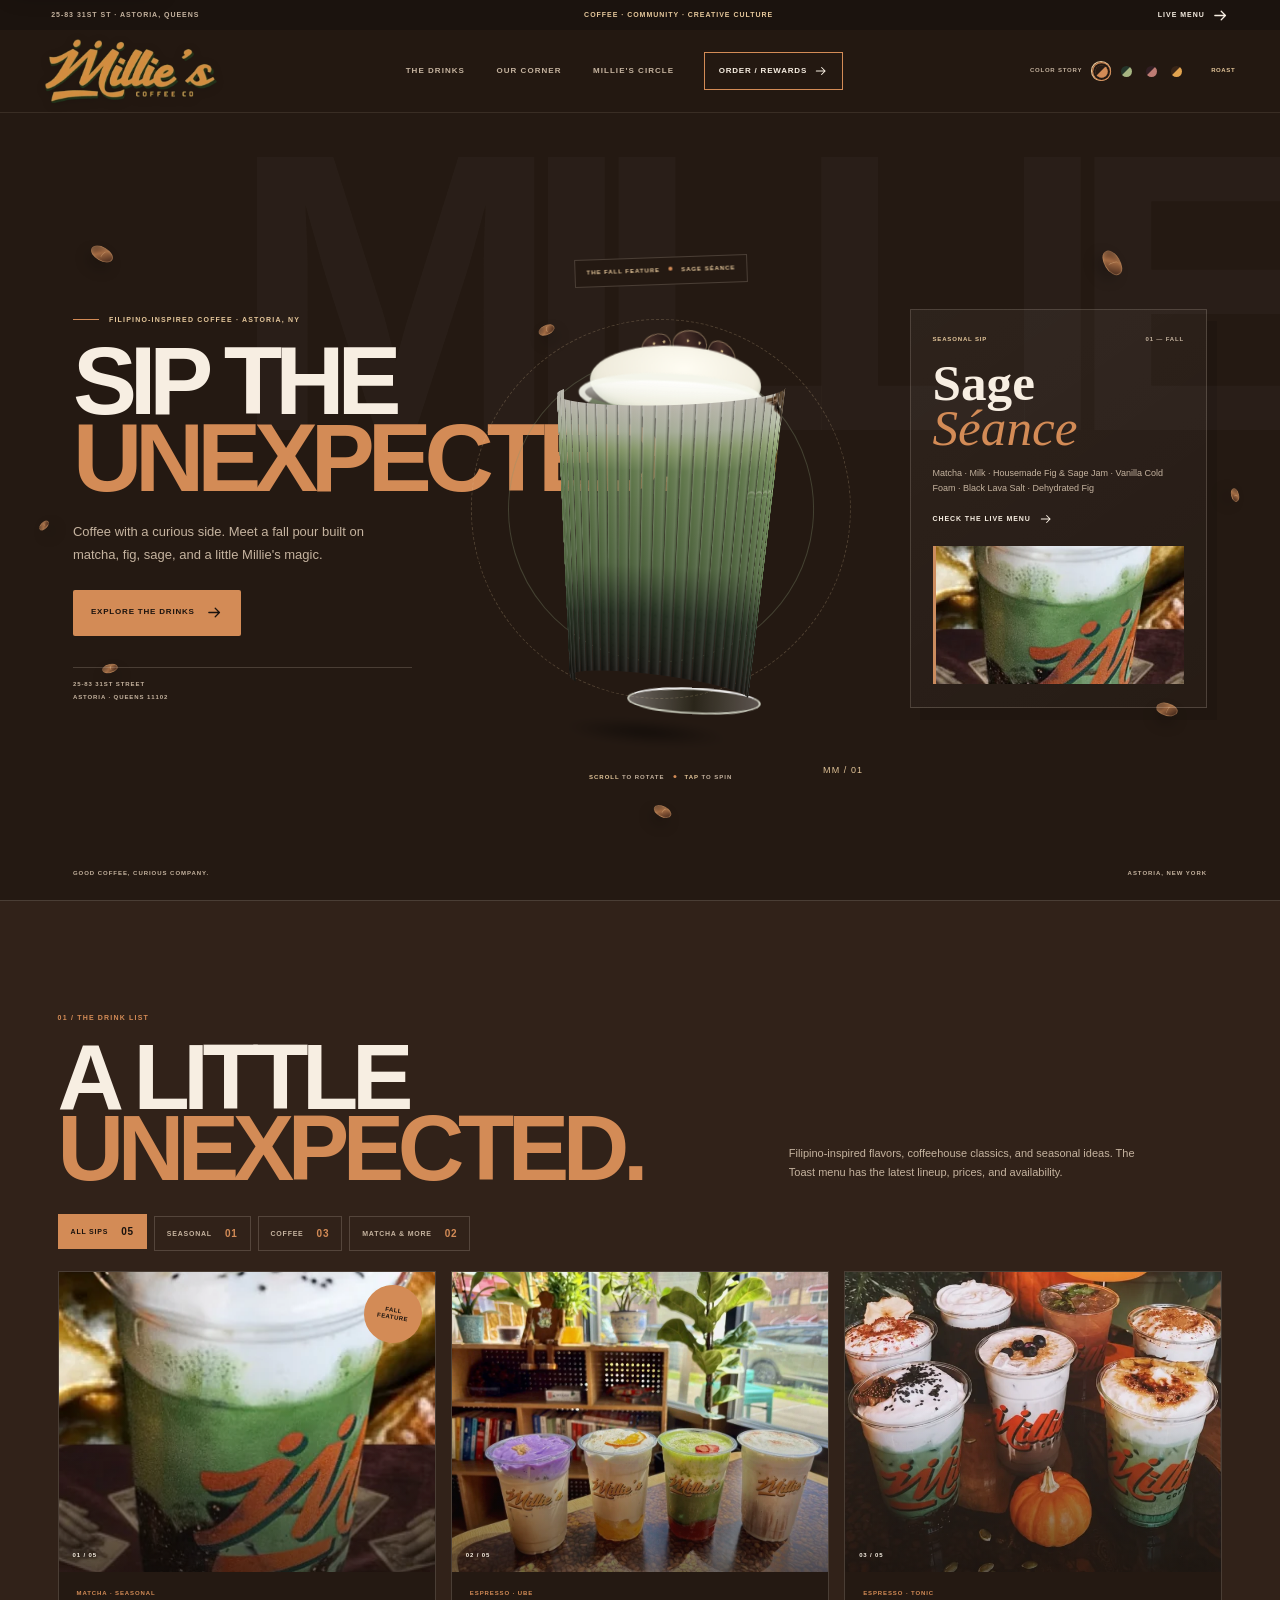
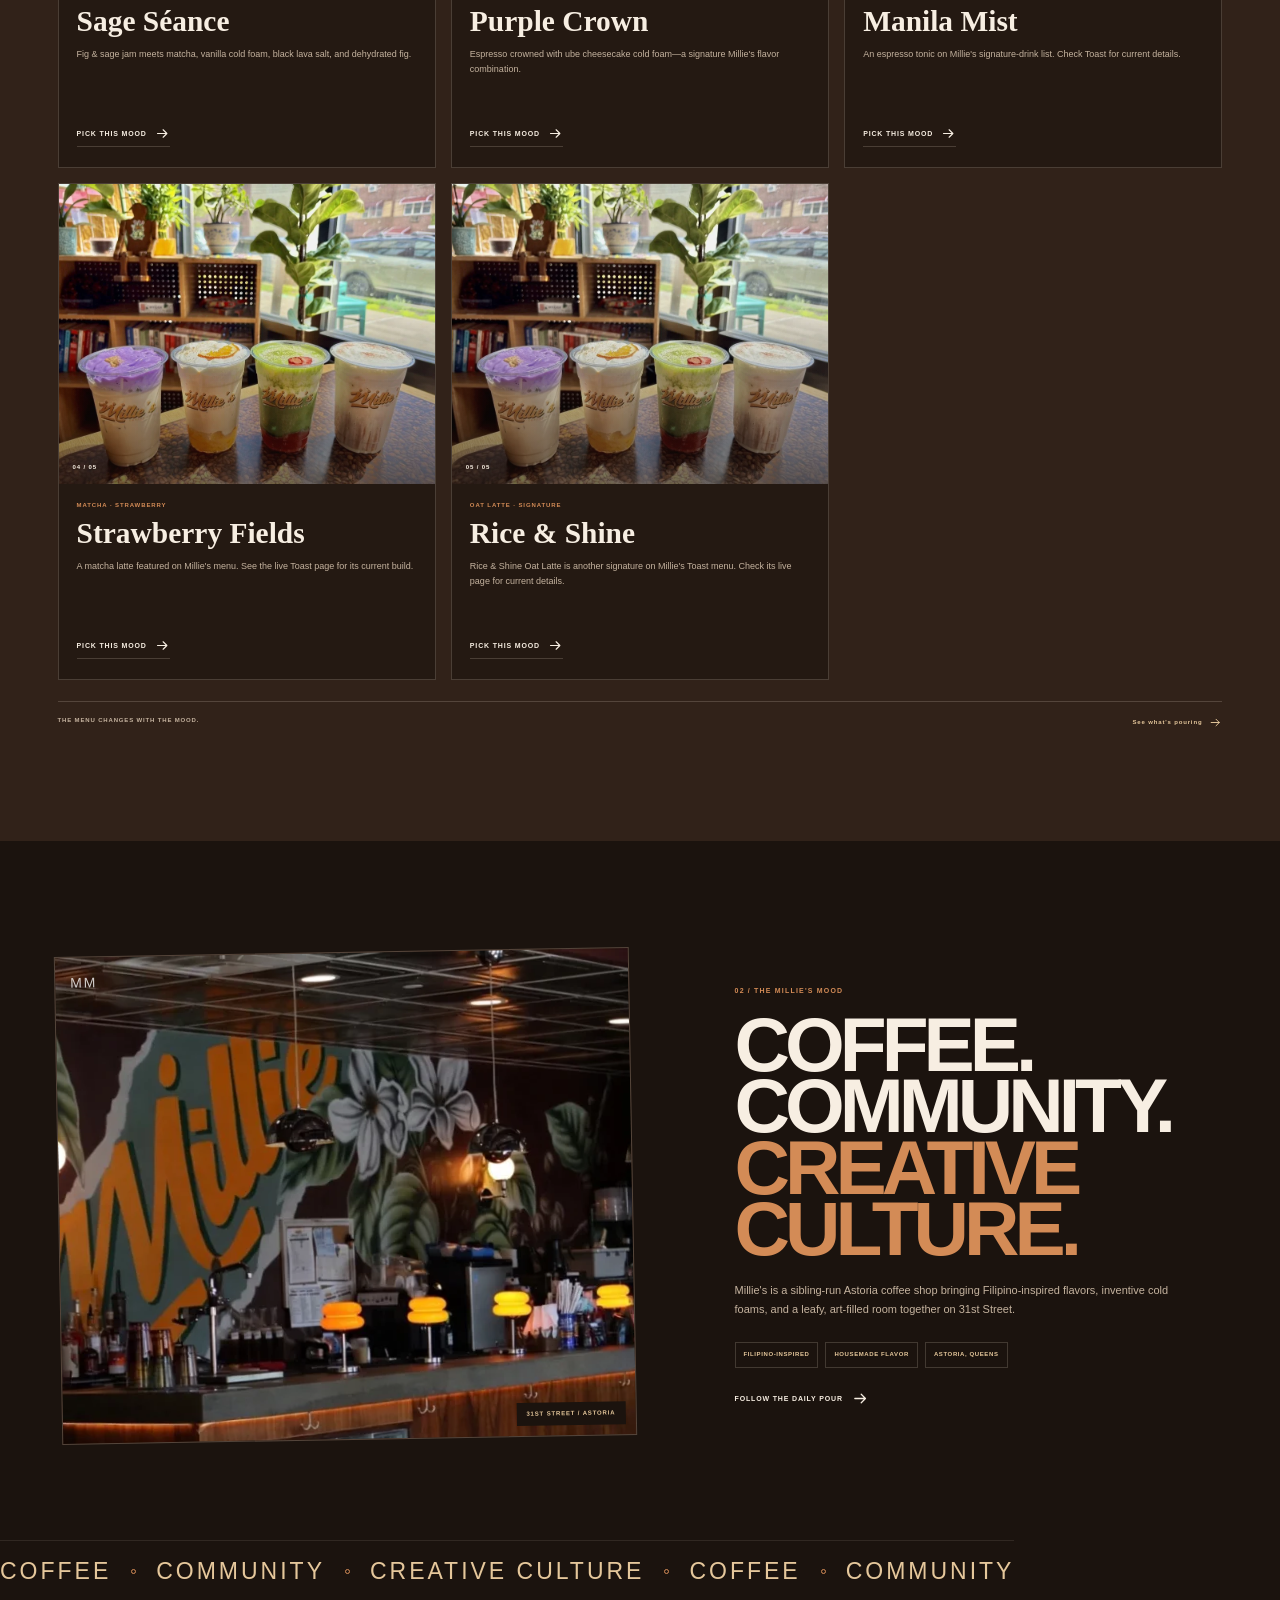
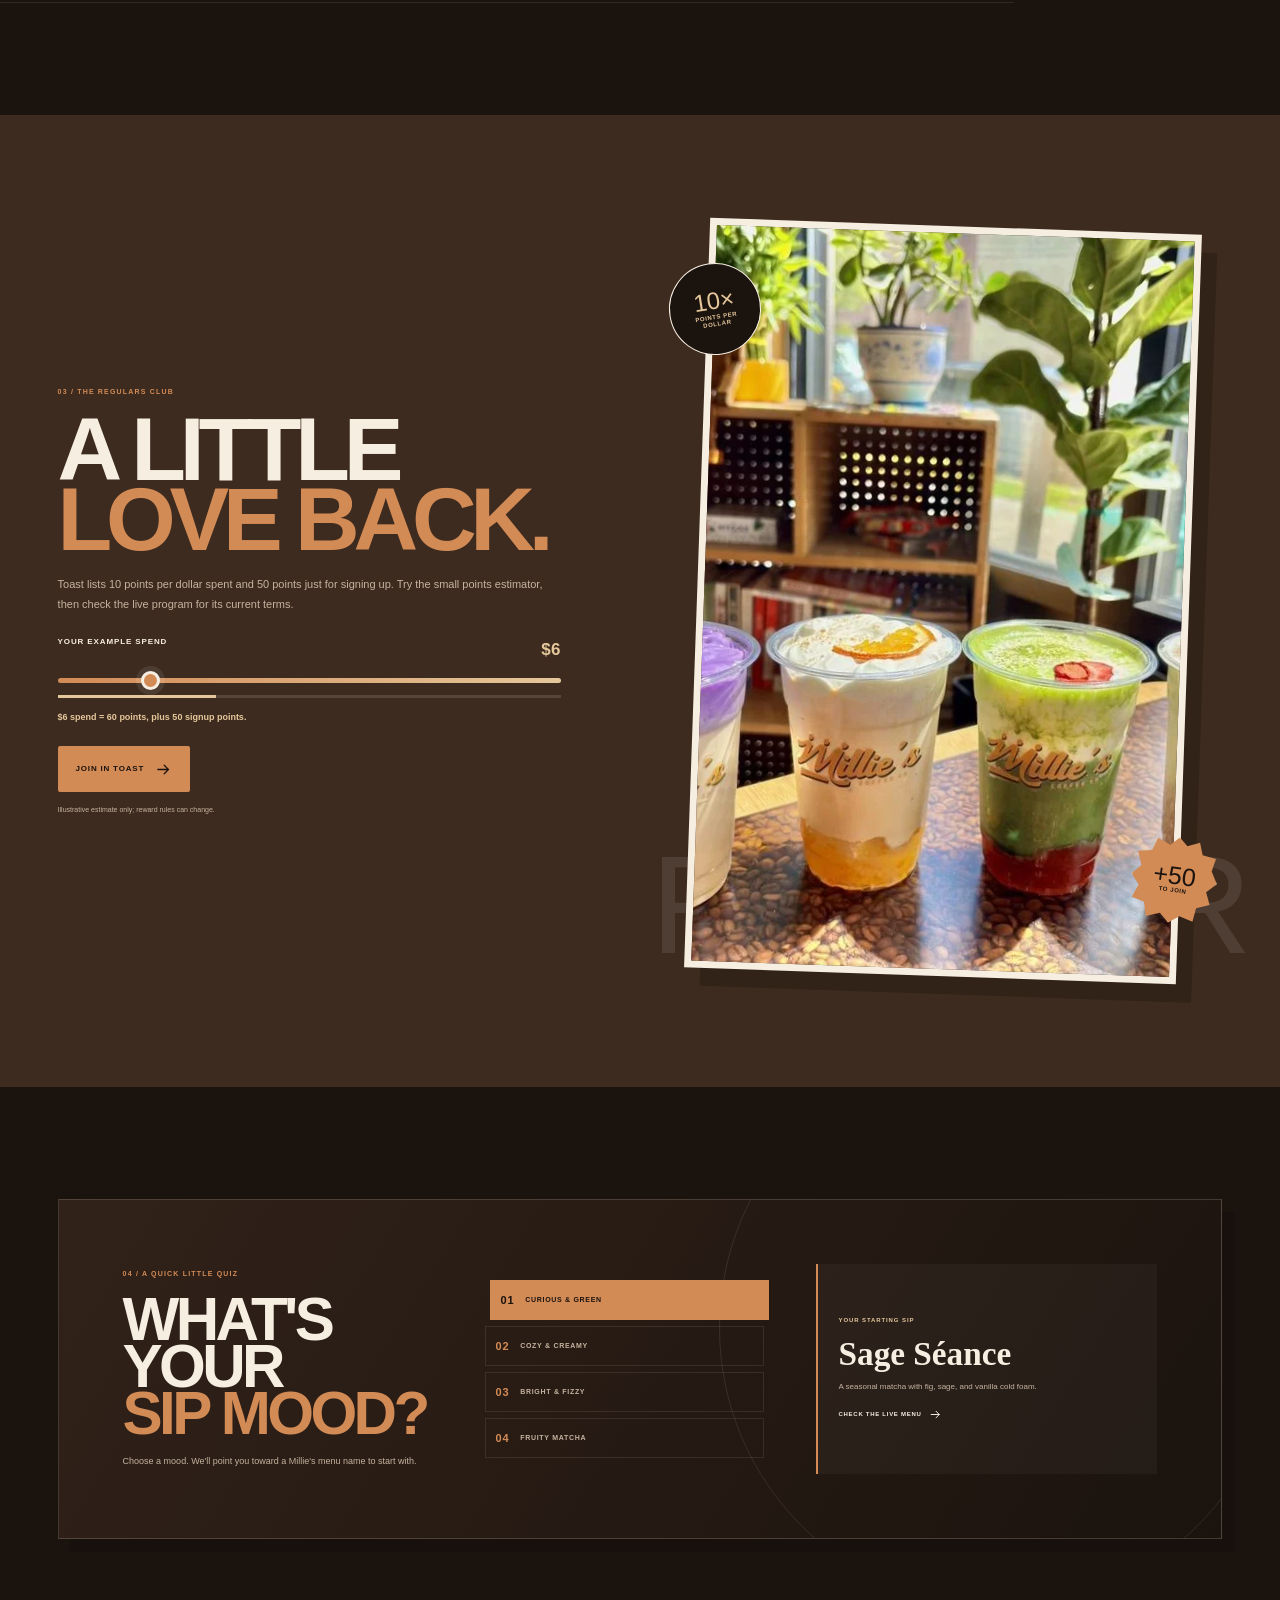
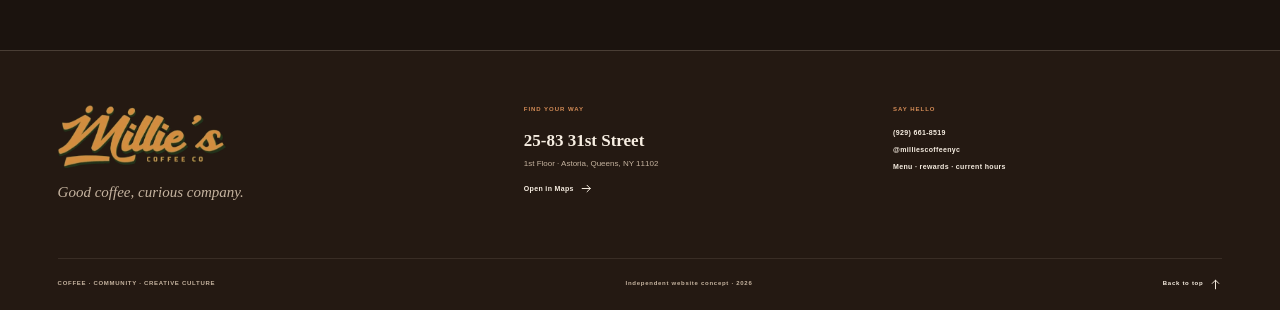
<file: millies-coffee/index.html>
<!doctype html>
<html lang="en">
<head>
  <meta charset="utf-8">
  <meta name="viewport" content="width=device-width, initial-scale=1">
  <meta name="theme-color" content="#241912">
  <meta name="description" content="Millie's Coffee Co in Astoria, Queens: specialty coffee, Filipino-inspired flavors, and community. Meet the Sage Séance seasonal drink and explore the current Toast menu.">
  <title>Millie's Coffee Co — Coffee, Community, Creative Culture</title>
  <link rel="icon" type="image/webp" href="assets/millies-logo.webp">
  <link rel="preload" as="image" href="assets/millies-logo.webp">
  <link rel="preload" as="image" href="assets/sage-seance-glass-curved.webp">
  <link rel="stylesheet" href="styles.css">
  <script src="app.js" defer></script>
</head>
<body>
  <a class="skip-link" href="#main">Skip to content</a>

  <div class="topline">
    <span>25-83 31ST ST · ASTORIA, QUEENS</span>
    <span class="topline__motto">COFFEE · COMMUNITY · CREATIVE CULTURE</span>
    <a href="https://toast.app/r/millies-coffee-co-25-83-31st-street/order" target="_blank" rel="noopener noreferrer">Live menu <svg class="icon-arrow" viewBox="0 0 24 24" aria-hidden="true"><path d="M4 12h15m-6-6 6 6-6 6"/></svg></a>
  </div>

  <header class="site-header">
    <div class="nav-shell">
      <a class="brand" href="#top" aria-label="Millie's Coffee Co home">
        <img src="assets/millies-logo.webp" alt="Millie's Coffee Co" width="220" height="82">
      </a>
      <nav class="primary-nav" id="primary-nav" aria-label="Main navigation">
        <a href="#menu">The drinks</a>
        <a href="#story">Our corner</a>
        <a href="#circle">Millie's Circle</a>
        <a class="nav-order" href="https://toast.app/r/millies-coffee-co-25-83-31st-street/order" target="_blank" rel="noopener noreferrer">Order / rewards <svg class="icon-arrow" viewBox="0 0 24 24" aria-hidden="true"><path d="M4 12h15m-6-6 6 6-6 6"/></svg></a>
      </nav>
      <div class="palette-switcher" role="group" aria-label="Choose a color palette">
        <span class="palette-switcher__label">COLOR STORY</span>
        <button class="palette-dot is-active" type="button" data-theme-choice="roast" aria-label="Roast palette" aria-pressed="true" title="Roast"><i></i></button>
        <button class="palette-dot" type="button" data-theme-choice="sage" aria-label="Sage palette" aria-pressed="false" title="Sage"><i></i></button>
        <button class="palette-dot" type="button" data-theme-choice="fig" aria-label="Fig palette" aria-pressed="false" title="Fig"><i></i></button>
        <button class="palette-dot" type="button" data-theme-choice="caramel" aria-label="Caramel palette" aria-pressed="false" title="Caramel"><i></i></button>
        <span class="palette-switcher__current" id="palette-name" aria-live="polite">ROAST</span>
      </div>
      <button class="menu-toggle" type="button" aria-label="Open navigation" aria-controls="primary-nav" aria-expanded="false">
        <svg viewBox="0 0 28 28" aria-hidden="true"><path class="toggle-line toggle-line--one" d="M4 8h20"/><path class="toggle-line toggle-line--two" d="M4 14h20"/><path class="toggle-line toggle-line--three" d="M4 20h20"/></svg>
      </button>
    </div>
  </header>

  <main id="main">
    <section class="hero" id="top" aria-labelledby="hero-title">
      <div class="hero__ghost" aria-hidden="true">MILLIE'S</div>
      <div class="hero__beans" aria-hidden="true">
        <span class="coffee-bean bean--one"></span><span class="coffee-bean bean--two"></span><span class="coffee-bean bean--three"></span><span class="coffee-bean bean--four"></span><span class="coffee-bean bean--five"></span><span class="coffee-bean bean--six"></span><span class="coffee-bean bean--seven"></span><span class="coffee-bean bean--eight"></span>
      </div>

      <div class="hero__copy" data-reveal>
        <p class="eyebrow"><span class="eyebrow__line"></span> FILIPINO-INSPIRED COFFEE · ASTORIA, NY</p>
        <h1 id="hero-title">SIP THE<br><em>UNEXPECTED.</em></h1>
        <p class="hero__lead">Coffee with a curious side. Meet a fall pour built on matcha, fig, sage, and a little Millie's magic.</p>
        <a class="button button--copper" href="#menu">Explore the drinks <svg class="icon-arrow" viewBox="0 0 24 24" aria-hidden="true"><path d="M4 12h15m-6-6 6 6-6 6"/></svg></a>
        <div class="hero__footnote"><span>25-83 31ST STREET</span><span>ASTORIA · QUEENS 11102</span></div>
      </div>

      <div class="hero__cup-stage" data-cup-stage>
        <span class="hero__stage-ring hero__stage-ring--one" aria-hidden="true"></span>
        <span class="hero__stage-ring hero__stage-ring--two" aria-hidden="true"></span>
        <span class="hero__stage-tag">THE FALL FEATURE <i></i> SAGE SÉANCE</span>
        <button class="cup-interaction" type="button" aria-label="Spin the three-dimensional Sage Séance drink cup" title="Tap to spin; scroll to rotate">
          <span class="sr-only">Scroll to rotate the cup or tap to spin it.</span>
          <span class="cup-scroll-layer">
            <span class="cup-click-layer">
              <span class="cup-tilt-layer">
                <span class="cup-model" data-cup-photo="assets/sage-seance-glass-curved.webp" aria-hidden="true">
                  <span class="cup-model__shadow"></span>
                  <span class="cup-shell" aria-hidden="true"></span>
                  <span class="cup-fallback" aria-hidden="true"><span class="cup-fallback__liquid"></span><span class="cup-fallback__shine"></span></span>
                  <img class="cup-logo-plane" src="assets/millies-logo.webp" alt="" width="180" height="67">
                  <span class="cup-base"></span>
                  <span class="cup-rim"></span>
                  <span class="cup-foam"></span>
                  <span class="cup-salt" aria-hidden="true"></span>
                  <span class="fig-garnish" aria-hidden="true"><i></i><i></i><i></i></span>
                </span>
              </span>
            </span>
          </span>
        </button>
        <p class="cup-interaction-hint"><span>SCROLL</span> TO ROTATE <b></b> <span>TAP</span> TO SPIN</p>
        <span class="hero__stage-index" aria-hidden="true">MM / 01</span>
      </div>

      <div class="hero__flavor" data-reveal>
        <p class="hero__flavor-kicker">SEASONAL SIP <span>01 — FALL</span></p>
        <h2>Sage<br><em>Séance</em></h2>
        <p class="hero__ingredients">Matcha · Milk · Housemade Fig &amp; Sage Jam · Vanilla Cold Foam · Black Lava Salt · Dehydrated Fig</p>
        <a class="hero__link" href="https://toast.app/r/millies-coffee-co-25-83-31st-street/order" target="_blank" rel="noopener noreferrer">Check the live menu <svg class="icon-arrow" viewBox="0 0 24 24" aria-hidden="true"><path d="M4 12h15m-6-6 6 6-6 6"/></svg></a>
        <img class="hero__seasonal-photo" src="assets/sage-seance-product.webp" alt="Millie's Sage Séance matcha drink topped with vanilla cold foam, black lava salt, and dried fig." width="373" height="525" loading="eager">
      </div>
      <div class="hero__baseline"><span>GOOD COFFEE, CURIOUS COMPANY.</span><span>ASTORIA, NEW YORK</span></div>
    </section>

    <section class="drink-menu section-pad" id="menu" aria-labelledby="menu-title">
      <div class="section-shell">
        <div class="section-heading" data-reveal>
          <div><p class="section-kicker">01 / THE DRINK LIST</p><h2 id="menu-title">A LITTLE<br><em>UNEXPECTED.</em></h2></div>
          <p>Filipino-inspired flavors, coffeehouse classics, and seasonal ideas. The Toast menu has the latest lineup, prices, and availability.</p>
        </div>
        <div class="drink-filters" role="group" aria-label="Filter drinks">
          <button class="drink-filter is-active" type="button" data-filter="all" aria-pressed="true">All sips <span>05</span></button>
          <button class="drink-filter" type="button" data-filter="seasonal" aria-pressed="false">Seasonal <span>01</span></button>
          <button class="drink-filter" type="button" data-filter="coffee" aria-pressed="false">Coffee <span>03</span></button>
          <button class="drink-filter" type="button" data-filter="matcha" aria-pressed="false">Matcha &amp; more <span>02</span></button>
        </div>
        <p class="sr-only" id="drink-filter-status" aria-live="polite"></p>
        <div class="drink-grid" id="drink-grid">
          <article class="drink-card drink-card--feature" data-drink-category="seasonal matcha" data-reveal>
            <div class="drink-card__photo"><img src="assets/sage-seance-product.webp" alt="Sage Séance with vanilla cold foam, black lava salt, and dehydrated fig." width="373" height="525" loading="lazy"><span class="drink-card__sticker">FALL<br>FEATURE</span><span class="drink-card__index">01 / 05</span></div>
            <div class="drink-card__body"><p class="drink-card__kind">MATCHA · SEASONAL</p><h3>Sage Séance</h3><p>Fig &amp; sage jam meets matcha, vanilla cold foam, black lava salt, and dehydrated fig.</p><button class="drink-card__pick" type="button" data-pick="sage">Pick this mood <svg viewBox="0 0 24 24" aria-hidden="true"><path d="M4 12h15m-6-6 6 6-6 6"/></svg></button></div>
          </article>
          <article class="drink-card" data-drink-category="coffee" data-reveal>
            <div class="drink-card__photo drink-card__photo--purple"><img src="assets/drink-lineup.webp" alt="Purple-topped Millie's drink among the café's cup lineup." width="1000" height="750" loading="lazy"><span class="drink-card__index">02 / 05</span></div>
            <div class="drink-card__body"><p class="drink-card__kind">ESPRESSO · UBE</p><h3>Purple Crown</h3><p>Espresso crowned with ube cheesecake cold foam—a signature Millie's flavor combination.</p><button class="drink-card__pick" type="button" data-pick="purple">Pick this mood <svg viewBox="0 0 24 24" aria-hidden="true"><path d="M4 12h15m-6-6 6 6-6 6"/></svg></button></div>
          </article>
          <article class="drink-card" data-drink-category="coffee" data-reveal>
            <div class="drink-card__photo drink-card__photo--tonic"><img src="assets/fall-drinks.webp" alt="A lineup of specialty Millie's drinks with cold foam and espresso." width="723" height="570" loading="lazy"><span class="drink-card__index">03 / 05</span></div>
            <div class="drink-card__body"><p class="drink-card__kind">ESPRESSO · TONIC</p><h3>Manila Mist</h3><p>An espresso tonic on Millie's signature-drink list. Check Toast for current details.</p><button class="drink-card__pick" type="button" data-pick="bright">Pick this mood <svg viewBox="0 0 24 24" aria-hidden="true"><path d="M4 12h15m-6-6 6 6-6 6"/></svg></button></div>
          </article>
          <article class="drink-card" data-drink-category="matcha" data-reveal>
            <div class="drink-card__photo drink-card__photo--matcha"><img src="assets/drink-lineup.webp" alt="Green matcha drink in Millie's branded cup." width="1000" height="750" loading="lazy"><span class="drink-card__index">04 / 05</span></div>
            <div class="drink-card__body"><p class="drink-card__kind">MATCHA · STRAWBERRY</p><h3>Strawberry Fields</h3><p>A matcha latte featured on Millie's menu. See the live Toast page for its current build.</p><button class="drink-card__pick" type="button" data-pick="matcha">Pick this mood <svg viewBox="0 0 24 24" aria-hidden="true"><path d="M4 12h15m-6-6 6 6-6 6"/></svg></button></div>
          </article>
          <article class="drink-card" data-drink-category="coffee" data-reveal>
            <div class="drink-card__photo drink-card__photo--oat"><img src="assets/drink-lineup.webp" alt="A creamy Millie's latte in a branded cup." width="1000" height="750" loading="lazy"><span class="drink-card__index">05 / 05</span></div>
            <div class="drink-card__body"><p class="drink-card__kind">OAT LATTE · SIGNATURE</p><h3>Rice &amp; Shine</h3><p>Rice &amp; Shine Oat Latte is another signature on Millie's Toast menu. Check its live page for current details.</p><button class="drink-card__pick" type="button" data-pick="cozy">Pick this mood <svg viewBox="0 0 24 24" aria-hidden="true"><path d="M4 12h15m-6-6 6 6-6 6"/></svg></button></div>
          </article>
        </div>
        <div class="menu-footer-line"><span>THE MENU CHANGES WITH THE MOOD.</span><a href="https://toast.app/r/millies-coffee-co-25-83-31st-street/order" target="_blank" rel="noopener noreferrer">See what's pouring <svg class="icon-arrow" viewBox="0 0 24 24" aria-hidden="true"><path d="M4 12h15m-6-6 6 6-6 6"/></svg></a></div>
      </div>
    </section>

    <section class="story section-pad" id="story" aria-labelledby="story-title">
      <div class="section-shell story__layout">
        <div class="story__image" data-reveal>
          <img src="assets/cafe-interior.webp" alt="Millie's Coffee Co's leafy Astoria café, with its orange wordmark and counter." width="713" height="510" loading="lazy">
          <span class="story__image-label">31ST STREET / ASTORIA</span>
          <span class="story__image-mark" aria-hidden="true">MM</span>
        </div>
        <div class="story__copy" data-reveal>
          <p class="section-kicker">02 / THE MILLIE'S MOOD</p>
          <h2 id="story-title">COFFEE.<br>COMMUNITY.<br><em>CREATIVE CULTURE.</em></h2>
          <p>Millie's is a sibling-run Astoria coffee shop bringing Filipino-inspired flavors, inventive cold foams, and a leafy, art-filled room together on 31st Street.</p>
          <div class="story__notes"><span>FILIPINO-INSPIRED</span><span>HOUSEMADE FLAVOR</span><span>ASTORIA, QUEENS</span></div>
          <a class="story__link" href="https://www.instagram.com/milliescoffeenyc/" target="_blank" rel="noopener noreferrer">Follow the daily pour <svg class="icon-arrow" viewBox="0 0 24 24" aria-hidden="true"><path d="M4 12h15m-6-6 6 6-6 6"/></svg></a>
        </div>
      </div>
      <div class="story__ticker" aria-hidden="true"><span>COFFEE</span><i></i><span>COMMUNITY</span><i></i><span>CREATIVE CULTURE</span><i></i><span>COFFEE</span><i></i><span>COMMUNITY</span></div>
    </section>

    <section class="millie-circle section-pad" id="circle" aria-labelledby="circle-title">
      <div class="section-shell circle__layout">
        <div class="circle__copy" data-reveal>
          <p class="section-kicker">03 / THE REGULARS CLUB</p>
          <h2 id="circle-title">A LITTLE<br><em>LOVE BACK.</em></h2>
          <p>Toast lists 10 points per dollar spent and 50 points just for signing up. Try the small points estimator, then check the live program for its current terms.</p>
          <label class="points-label" for="spend-slider">Your example spend <output id="spend-value" for="spend-slider">$6</output></label>
          <input id="spend-slider" type="range" min="1" max="30" value="6" step="1" aria-label="Example coffee spend in dollars">
          <div class="points-meter" aria-hidden="true"><span id="points-fill"></span></div>
          <p class="points-result" id="points-result" aria-live="polite">$6 spend = 60 points, plus 50 signup points.</p>
          <a class="button button--copper" href="https://toast.app/r/millies-coffee-co-25-83-31st-street/order" target="_blank" rel="noopener noreferrer">Join in Toast <svg class="icon-arrow" viewBox="0 0 24 24" aria-hidden="true"><path d="M4 12h15m-6-6 6 6-6 6"/></svg></a>
          <p class="circle__fineprint">Illustrative estimate only; reward rules can change.</p>
        </div>
        <div class="circle__visual" data-reveal>
          <div class="circle__orbit circle__orbit--outer"></div><div class="circle__orbit circle__orbit--inner"></div>
          <div class="circle__seal"><span>10×</span><small>POINTS PER<br>DOLLAR</small></div>
          <div class="circle__stamp"><span>+50</span><small>TO JOIN</small></div>
          <p class="circle__background-type" aria-hidden="true">REGULAR</p>
          <img src="assets/drink-lineup.webp" alt="Millie's signature cold foam drinks lined up on the café table." width="1000" height="750" loading="lazy">
        </div>
      </div>
    </section>

    <section class="flavor-finder section-pad" id="finder" aria-labelledby="finder-title">
      <div class="section-shell">
        <div class="finder-card" data-reveal>
          <div class="finder-card__intro">
            <p class="section-kicker">04 / A QUICK LITTLE QUIZ</p>
            <h2 id="finder-title">WHAT'S YOUR<br><em>SIP MOOD?</em></h2>
            <p>Choose a mood. We'll point you toward a Millie's menu name to start with.</p>
          </div>
          <div class="finder-card__choices" role="group" aria-label="Choose your drink mood">
            <button type="button" class="mood-button is-selected" data-mood="sage" aria-pressed="true"><span>01</span> Curious &amp; green</button>
            <button type="button" class="mood-button" data-mood="purple" aria-pressed="false"><span>02</span> Cozy &amp; creamy</button>
            <button type="button" class="mood-button" data-mood="bright" aria-pressed="false"><span>03</span> Bright &amp; fizzy</button>
            <button type="button" class="mood-button" data-mood="matcha" aria-pressed="false"><span>04</span> Fruity matcha</button>
          </div>
          <div class="finder-card__result" aria-live="polite" aria-atomic="true">
            <span class="finder-card__result-kicker">YOUR STARTING SIP</span>
            <strong id="mood-result">Sage Séance</strong>
            <span id="mood-description">A seasonal matcha with fig, sage, and vanilla cold foam.</span>
            <a href="https://toast.app/r/millies-coffee-co-25-83-31st-street/order" target="_blank" rel="noopener noreferrer">Check the live menu <svg class="icon-arrow" viewBox="0 0 24 24" aria-hidden="true"><path d="M4 12h15m-6-6 6 6-6 6"/></svg></a>
          </div>
        </div>
      </div>
    </section>
  </main>

  <footer class="site-footer" id="visit">
    <div class="section-shell footer__main">
      <div class="footer__brand-block">
        <img src="assets/millies-logo.webp" alt="Millie's Coffee Co" width="220" height="82" loading="lazy">
        <p>Good coffee, curious company.</p>
      </div>
      <div class="footer__address"><span>FIND YOUR WAY</span><strong>25-83 31st Street</strong><p>1st Floor · Astoria, Queens, NY 11102</p><a href="https://www.google.com/maps/search/?api=1&amp;query=25-83+31st+St+Astoria+NY+11102" target="_blank" rel="noopener noreferrer">Open in Maps <svg class="icon-arrow" viewBox="0 0 24 24" aria-hidden="true"><path d="M4 12h15m-6-6 6 6-6 6"/></svg></a></div>
      <div class="footer__contact"><span>SAY HELLO</span><a href="tel:+19296618519">(929) 661-8519</a><a href="https://www.instagram.com/milliescoffeenyc/" target="_blank" rel="noopener noreferrer">@milliescoffeenyc</a><a href="https://toast.app/r/millies-coffee-co-25-83-31st-street/order" target="_blank" rel="noopener noreferrer">Menu · rewards · current hours</a></div>
    </div>
    <div class="section-shell footer__bottom"><span>COFFEE · COMMUNITY · CREATIVE CULTURE</span><span>Independent website concept · 2026</span><a href="#top">Back to top <svg viewBox="0 0 24 24" aria-hidden="true"><path d="M12 20V4m-6 6 6-6 6 6"/></svg></a></div>
  </footer>
</body>
</html>
</file>
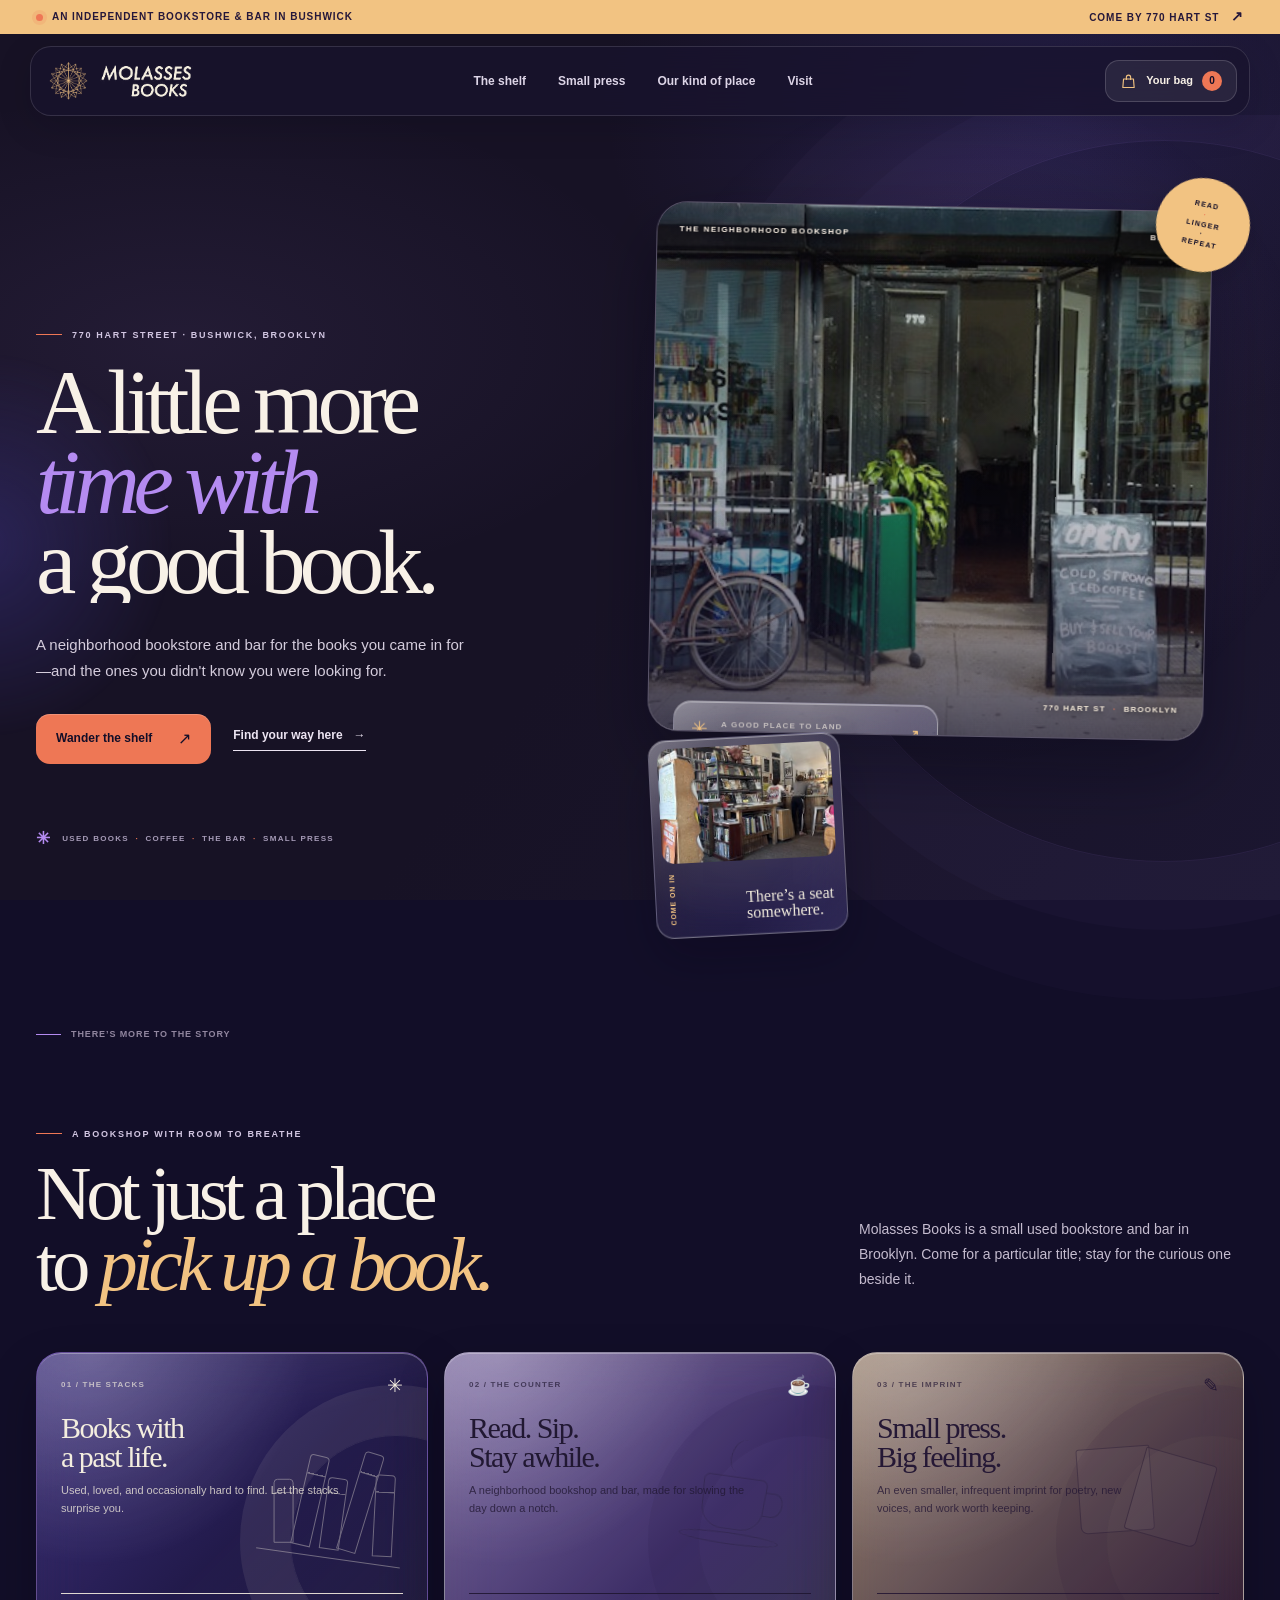
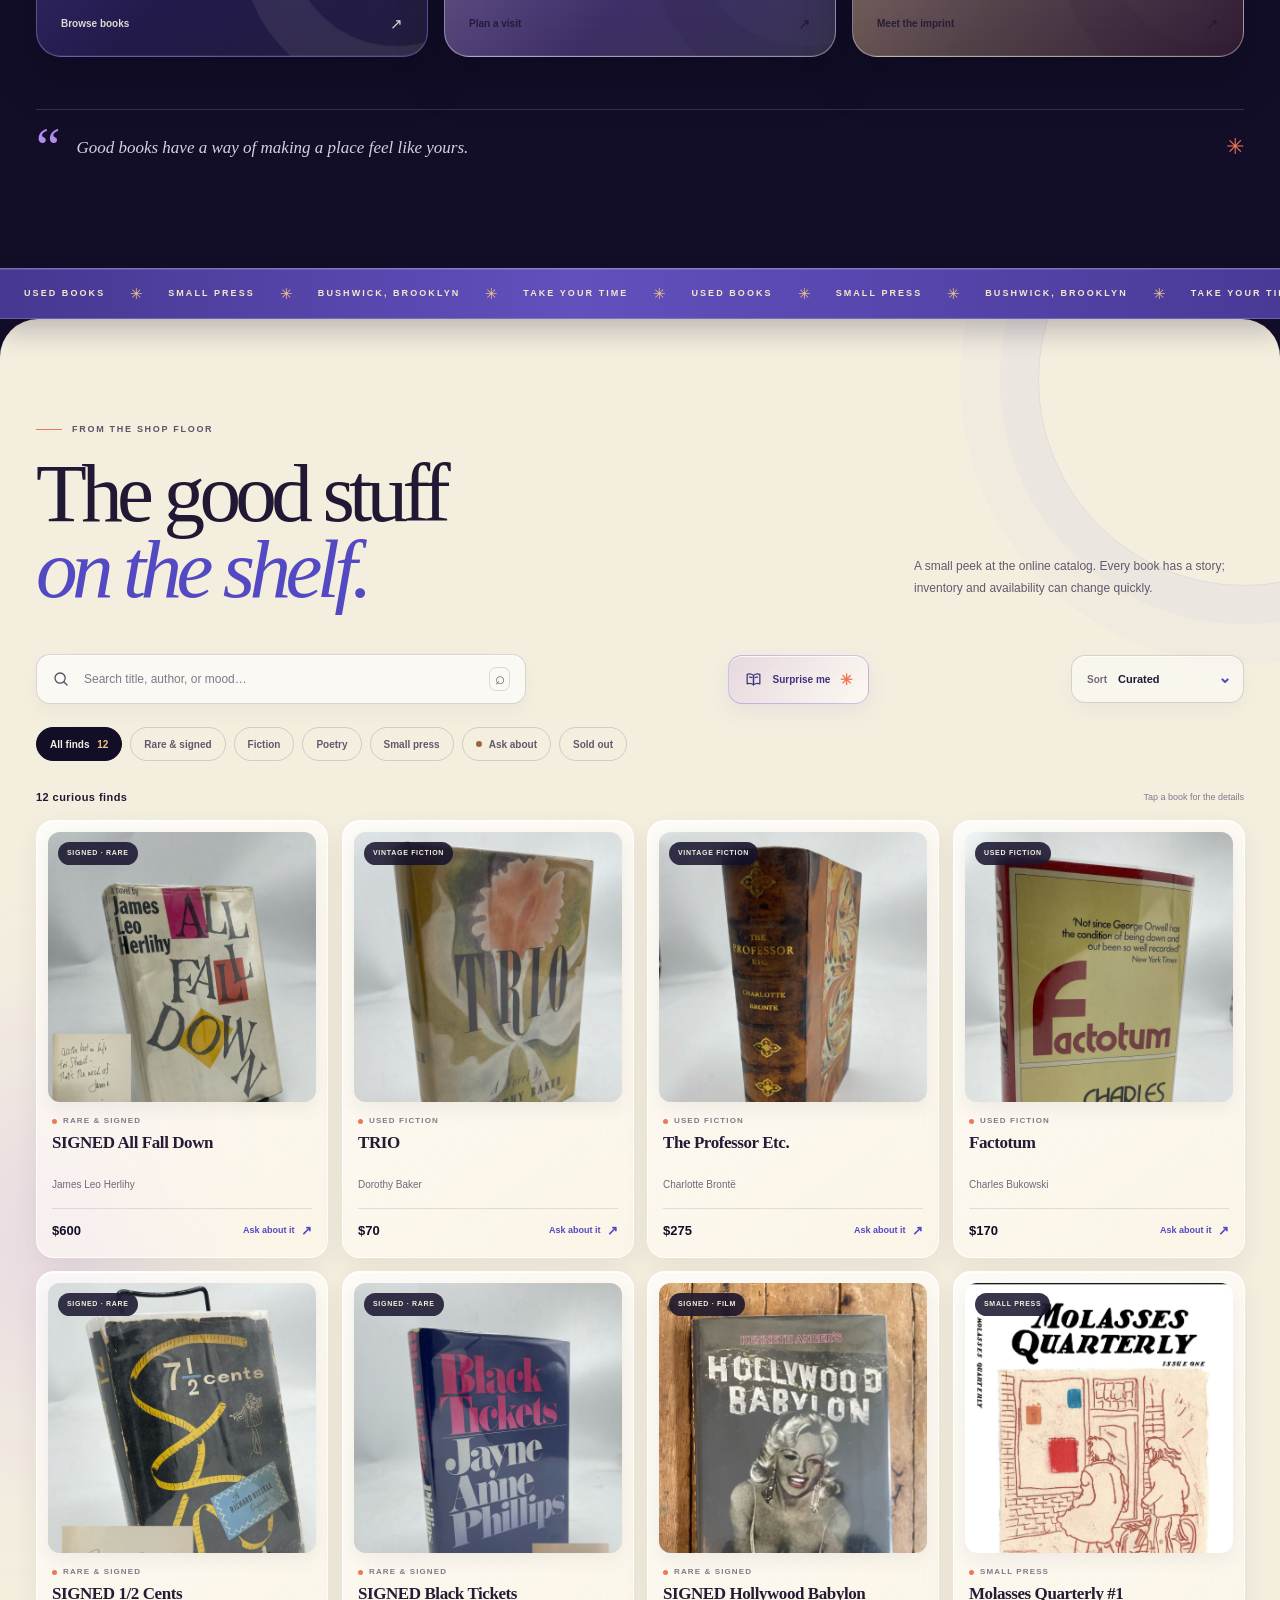
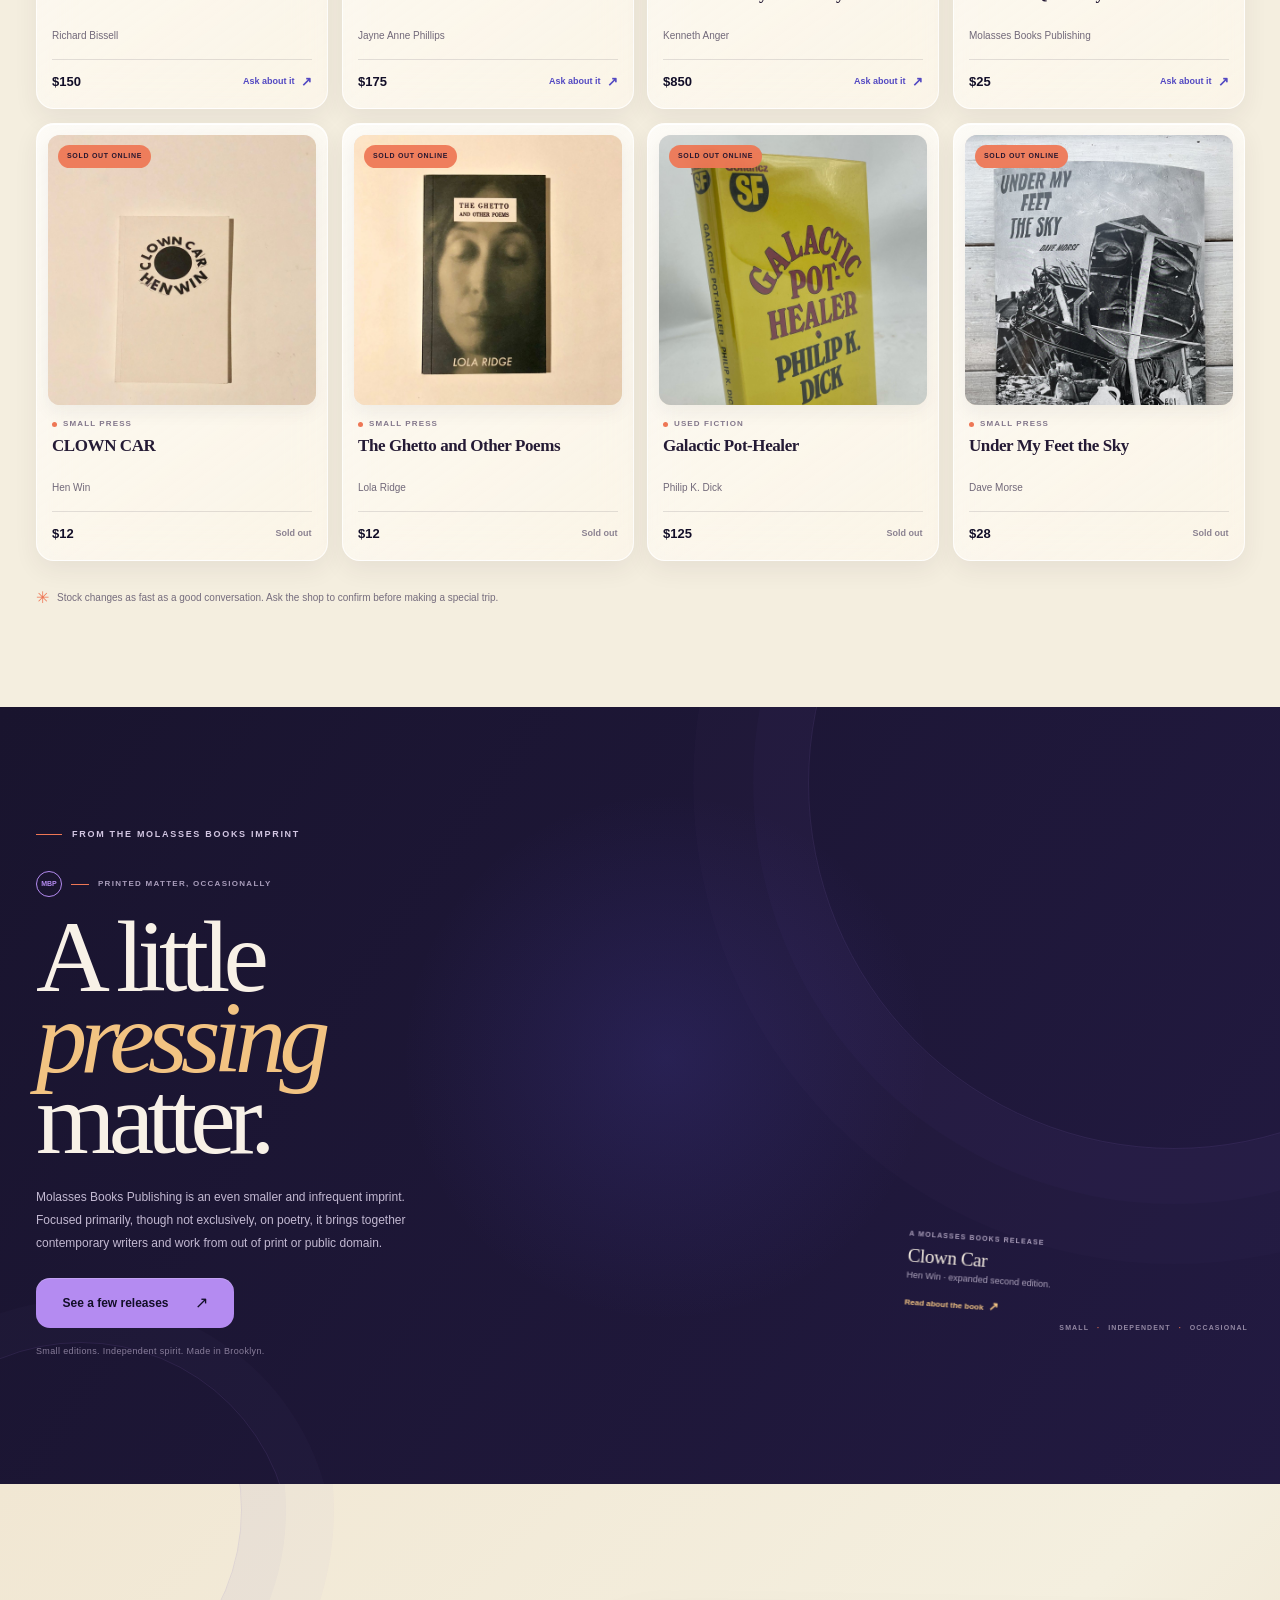
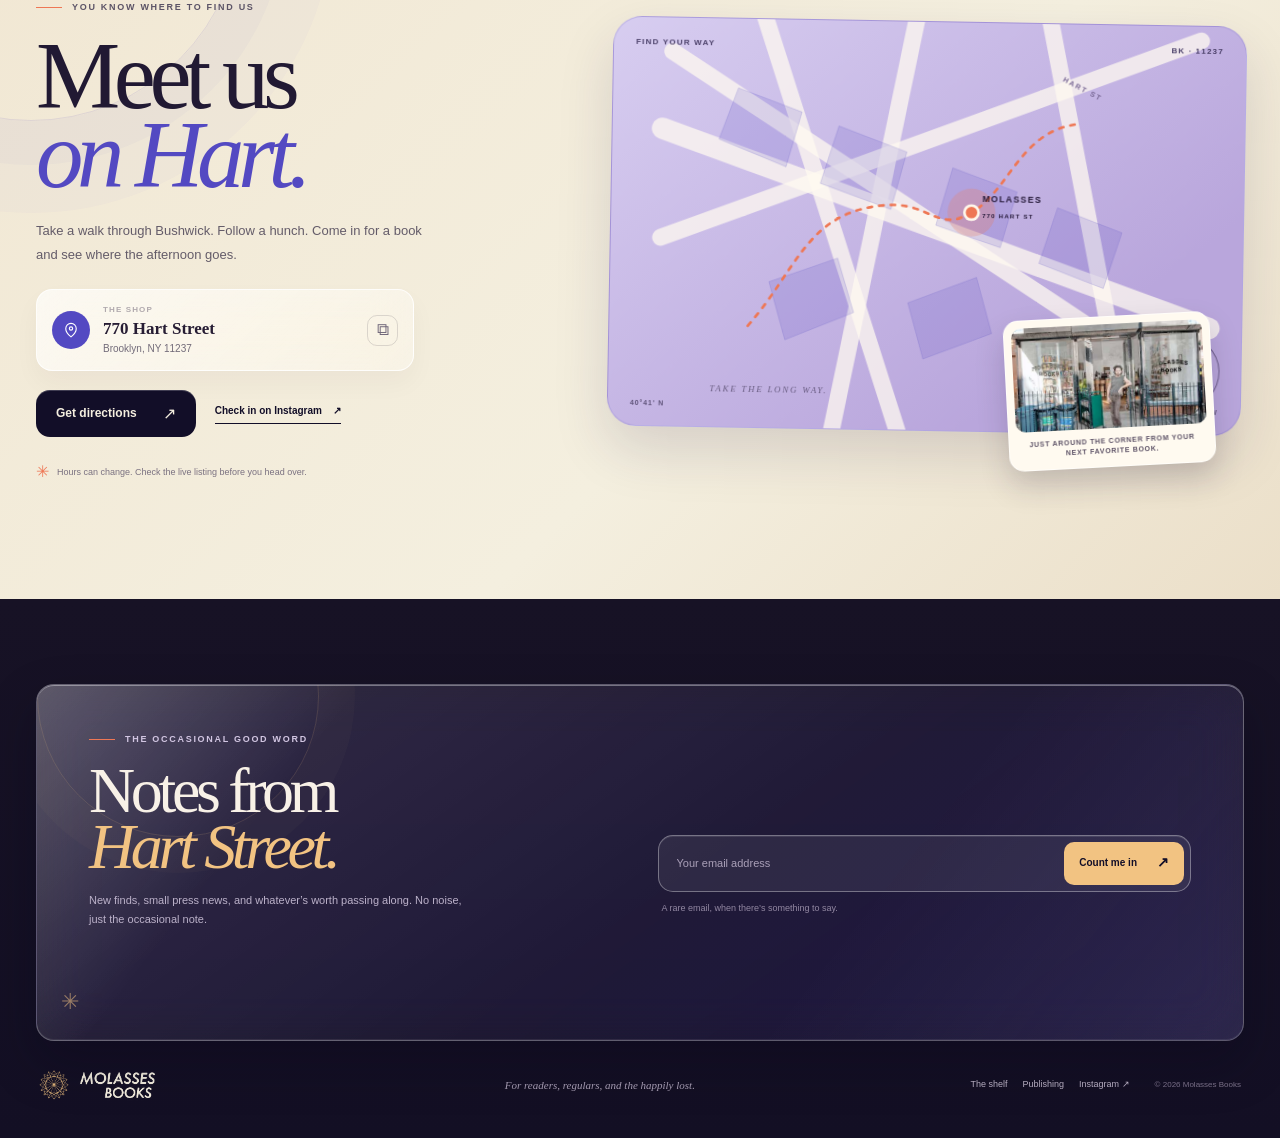
<file: molassesbooks/index.html>
<!doctype html>
<html lang="en">
<head>
  <meta charset="utf-8">
  <meta name="viewport" content="width=device-width, initial-scale=1">
  <meta name="theme-color" content="#171225">
  <meta name="description" content="A little more time with a good book. Visit Molasses Books, a used bookstore and bar in Bushwick, Brooklyn.">
  <meta property="og:title" content="Molasses Books — A little more time with a good book">
  <meta property="og:description" content="An independent bookstore and bar in Bushwick, Brooklyn.">
  <meta property="og:type" content="website">
  <link rel="canonical" href="https://umairhoquechowdhury.site/molassesbooks/">
  <title>Molasses Books — A little more time with a good book</title>
  <script>
    if (window.location.pathname === "/molassesbooks") {
      window.location.replace(window.location.pathname + "/" + window.location.search + window.location.hash);
    }
  </script>
  <link rel="icon" href="./assets/molasses-mark-dark.png" type="image/png">
  <link rel="stylesheet" href="./styles.css">
  <script src="./app.js" defer></script>
</head>
<body>
  <div class="scroll-progress" id="scrollProgress" aria-hidden="true"></div>
  <a class="skip-link" href="#main">Skip to content</a>

  <div class="announcement" aria-label="Shop announcement">
    <div class="announcement-inner">
      <span class="announcement-note"><span class="announcement-dot" aria-hidden="true"></span> An independent bookstore &amp; bar in Bushwick</span>
      <a class="announcement-link" href="#visit">Come by 770 Hart St <span aria-hidden="true">↗</span></a>
    </div>
  </div>

  <header class="site-header" id="top">
    <div class="nav-shell">
      <a class="brand" href="#top" aria-label="Molasses Books home">
        <span class="brand-mark" aria-hidden="true"><img src="./assets/molasses-mark-cream.png" alt=""></span>
        <img class="brand-logotype" src="./assets/molasses-wordmark-cream.png" alt="">
      </a>

      <button class="menu-toggle" id="menuToggle" type="button" aria-expanded="false" aria-controls="mainNav" aria-label="Open navigation">
        <span></span><span></span>
      </button>

      <nav class="main-nav" id="mainNav" aria-label="Main navigation">
        <a href="#shelf">The shelf</a>
        <a href="#publishing">Small press</a>
        <a href="#about">Our kind of place</a>
        <a href="#visit">Visit</a>
      </nav>

      <button class="bag-button" type="button" data-cart-open aria-label="Open book inquiry bag">
        <svg viewBox="0 0 24 24" aria-hidden="true"><path d="M5 8.5h14l1 12H4l1-12Z"/><path d="M9 9V6a3 3 0 0 1 6 0v3"/></svg>
        <span class="bag-label">Your bag</span>
        <span class="bag-count" id="bagCount" aria-live="polite">0</span>
      </button>
    </div>
  </header>

  <main id="main">
    <section class="hero section-dark" aria-labelledby="hero-title">
      <div class="hero-glow hero-glow-one" aria-hidden="true"></div>
      <div class="hero-glow hero-glow-two" aria-hidden="true"></div>
      <div class="hero-grid page-wrap">
        <div class="hero-copy">
          <p class="eyebrow"><span class="eyebrow-rule"></span> 770 HART STREET · BUSHWICK, BROOKLYN</p>
          <h1 id="hero-title"><span class="hero-line">A little more</span><span class="hero-line"><em>time with</em></span><span class="hero-line">a good book.</span></h1>
          <p class="hero-intro">A neighborhood bookstore and bar for the books you came in for—and the ones you didn't know you were looking for.</p>
          <div class="hero-actions">
            <a class="button button-coral" href="#shelf">Wander the shelf <span class="arrow" aria-hidden="true">↗</span></a>
            <a class="text-link light-link" href="#visit">Find your way here <span aria-hidden="true">→</span></a>
          </div>
          <div class="hero-bottomline">
            <span class="hero-ornament" aria-hidden="true">✳</span>
            <span>USED BOOKS <i>·</i> COFFEE <i>·</i> THE BAR <i>·</i> SMALL PRESS</span>
          </div>
        </div>

        <div class="hero-art" aria-label="Outside Molasses Books in Bushwick">
          <div class="hero-photo-shell">
            <img class="hero-photo" src="./assets/storefront.jpg" alt="Molasses Books storefront on a Brooklyn street, with a bicycle parked out front" fetchpriority="high">
            <div class="photo-shade" aria-hidden="true"></div>
            <div class="photo-topline"><span>THE NEIGHBORHOOD BOOKSHOP</span><span>BK · NY</span></div>
            <div class="photo-caption glass-card">
              <span class="caption-mark" aria-hidden="true">✳</span>
              <div><span class="micro-label">A GOOD PLACE TO LAND</span><strong>Stay for one<br>more chapter.</strong></div>
              <span class="caption-arrow" aria-hidden="true">↗</span>
            </div>
            <div class="photo-address">770 HART ST <span>·</span> BROOKLYN</div>
          </div>
          <div class="hero-snapshot glass-card">
            <img src="./assets/interior.jpg" alt="A glimpse inside the book-filled shop" loading="lazy">
            <div class="snapshot-note"><span>COME ON IN</span><strong>There’s a seat<br>somewhere.</strong></div>
          </div>
          <div class="orbit-note" aria-hidden="true"><span>READ</span><span>·</span><span>LINGER</span><span>·</span><span>REPEAT</span></div>
        </div>
      </div>
      <a class="scroll-note" href="#about"><span class="scroll-line" aria-hidden="true"></span> There’s more to the story</a>
    </section>

    <section class="intro-section section-dark" id="about" aria-labelledby="about-title">
      <div class="page-wrap">
        <div class="intro-heading">
          <p class="eyebrow"><span class="eyebrow-rule"></span> A BOOKSHOP WITH ROOM TO BREATHE</p>
          <h2 id="about-title">Not just a place<br>to <em>pick up a book.</em></h2>
          <p class="intro-lede">Molasses Books is a small used bookstore and bar in Brooklyn. Come for a particular title; stay for the curious one beside it.</p>
        </div>
        <div class="experience-grid">
          <article class="experience-card experience-card-purple">
            <div class="experience-card-top"><span class="card-index">01 / THE STACKS</span><span class="card-icon" aria-hidden="true">✳</span></div>
            <div class="experience-illustration illustration-books" aria-hidden="true"><span></span><span></span><span></span><span></span><span></span></div>
            <h3>Books with<br>a past life.</h3>
            <p>Used, loved, and occasionally hard to find. Let the stacks surprise you.</p>
            <a href="#shelf" class="card-arrow-link" aria-label="Browse the book shelf">Browse books <span aria-hidden="true">↗</span></a>
          </article>
          <article class="experience-card experience-card-lilac">
            <div class="experience-card-top"><span class="card-index">02 / THE COUNTER</span><span class="card-icon" aria-hidden="true">☕</span></div>
            <div class="experience-illustration illustration-cup" aria-hidden="true"><span class="cup-steam"></span><span class="cup-body"></span><span class="cup-saucer"></span></div>
            <h3>Read. Sip.<br>Stay awhile.</h3>
            <p>A neighborhood bookshop and bar, made for slowing the day down a notch.</p>
            <a href="#visit" class="card-arrow-link" aria-label="Plan a visit">Plan a visit <span aria-hidden="true">↗</span></a>
          </article>
          <article class="experience-card experience-card-peach">
            <div class="experience-card-top"><span class="card-index">03 / THE IMPRINT</span><span class="card-icon" aria-hidden="true">✎</span></div>
            <div class="experience-illustration illustration-pages" aria-hidden="true"><span></span><span></span></div>
            <h3>Small press.<br>Big feeling.</h3>
            <p>An even smaller, infrequent imprint for poetry, new voices, and work worth keeping.</p>
            <a href="#publishing" class="card-arrow-link" aria-label="Explore the small press">Meet the imprint <span aria-hidden="true">↗</span></a>
          </article>
        </div>
        <div class="quote-line"><span aria-hidden="true">“</span><p>Good books have a way of making a place feel like yours.</p><span class="quote-line-end" aria-hidden="true">✳</span></div>
      </div>
    </section>

    <div class="reading-marquee" aria-hidden="true">
      <div class="marquee-track">
        <span>USED BOOKS</span><i>✳</i><span>SMALL PRESS</span><i>✳</i><span>BUSHWICK, BROOKLYN</span><i>✳</i><span>TAKE YOUR TIME</span><i>✳</i>
        <span>USED BOOKS</span><i>✳</i><span>SMALL PRESS</span><i>✳</i><span>BUSHWICK, BROOKLYN</span><i>✳</i><span>TAKE YOUR TIME</span><i>✳</i>
      </div>
    </div>

    <section class="shelf-section" id="shelf" aria-labelledby="shelf-title">
      <div class="page-wrap">
        <div class="section-head shelf-head">
          <div>
            <p class="eyebrow eyebrow-dark"><span class="eyebrow-rule"></span> FROM THE SHOP FLOOR</p>
            <h2 id="shelf-title">The good stuff<br><em>on the shelf.</em></h2>
          </div>
          <p class="section-head-note">A small peek at the online catalog. Every book has a story; inventory and availability can change quickly.</p>
        </div>

        <div class="catalog-toolbar" aria-label="Book catalog tools">
          <label class="search-box" for="bookSearch">
            <svg viewBox="0 0 24 24" aria-hidden="true"><circle cx="10.8" cy="10.8" r="6.8"/><path d="m16 16 4 4"/></svg>
            <input id="bookSearch" type="search" placeholder="Search title, author, or mood…" autocomplete="off">
            <span class="search-shortcut" aria-hidden="true">⌕</span>
          </label>
          <button class="surprise-button" id="surpriseButton" type="button" aria-label="Choose a random book from the catalog">
            <svg viewBox="0 0 24 24" aria-hidden="true"><path d="M4 5.5c3.1-.9 5.8-.5 8 1.3v12c-2.2-1.8-4.9-2.2-8-1.3z"/><path d="M20 5.5c-3.1-.9-5.8-.5-8 1.3v12c2.2-1.8 4.9-2.2 8-1.3z"/><path d="M7 9c1.2-.2 2.2 0 3 .5M17 9c-1.2-.2-2.2 0-3 .5"/></svg>
            <span>Surprise me</span><b aria-hidden="true">✳</b>
          </button>
          <label class="sort-control" for="bookSort"><span>Sort</span>
            <select id="bookSort" aria-label="Sort books">
              <option value="featured">Curated</option>
              <option value="title">Title A–Z</option>
              <option value="low">Price: low to high</option>
              <option value="high">Price: high to low</option>
            </select>
            <span class="select-chevron" aria-hidden="true">⌄</span>
          </label>
        </div>

        <div class="filter-row" role="group" aria-label="Filter books">
          <button class="filter-chip is-active" type="button" data-filter="all" aria-pressed="true">All finds <span class="filter-count" data-count-for="all">—</span></button>
          <button class="filter-chip" type="button" data-filter="signed" aria-pressed="false">Rare &amp; signed</button>
          <button class="filter-chip" type="button" data-filter="fiction" aria-pressed="false">Fiction</button>
          <button class="filter-chip" type="button" data-filter="poetry" aria-pressed="false">Poetry</button>
          <button class="filter-chip" type="button" data-filter="press" aria-pressed="false">Small press</button>
          <button class="filter-chip filter-chip-available" type="button" data-filter="listed" aria-pressed="false"><span class="availability-dot" aria-hidden="true"></span> Ask about</button>
          <button class="filter-chip" type="button" data-filter="sold-out" aria-pressed="false">Sold out</button>
        </div>

        <div class="catalog-status"><p id="resultCount" aria-live="polite">A few good finds</p><span>Tap a book for the details</span></div>
        <div class="book-grid" id="bookGrid" aria-live="polite"></div>
        <div class="catalog-footer-note"><span class="tiny-star" aria-hidden="true">✳</span> Stock changes as fast as a good conversation. Ask the shop to confirm before making a special trip.</div>
      </div>
    </section>

    <section class="publishing-section section-dark" id="publishing" aria-labelledby="publishing-title">
      <div class="publishing-ambient" aria-hidden="true"></div>
      <div class="page-wrap publishing-grid">
        <div class="publishing-copy">
          <p class="eyebrow"><span class="eyebrow-rule"></span> FROM THE MOLASSES BOOKS IMPRINT</p>
          <p class="issue-mark"><span>MBP</span><span class="issue-rule"></span><span>PRINTED MATTER, OCCASIONALLY</span></p>
          <h2 id="publishing-title">A little<br><em>pressing</em><br>matter.</h2>
          <p class="publishing-lede">Molasses Books Publishing is an even smaller and infrequent imprint. Focused primarily, though not exclusively, on poetry, it brings together contemporary writers and work from out of print or public domain.</p>
          <a class="button button-lilac" href="#press-books">See a few releases <span class="arrow" aria-hidden="true">↗</span></a>
          <p class="publishing-footnote">Small editions. Independent spirit. Made in Brooklyn.</p>
        </div>
        <div class="press-showcase" id="press-books">
          <article class="press-feature press-feature-large">
            <button class="press-cover press-cover-large" type="button" data-open-product="quarterly" aria-label="View Molasses Quarterly number one">
              <img src="./assets/quarterly.jpg" alt="Cover of Molasses Quarterly, Issue One" loading="lazy">
              <span class="press-sticker">ISSUE<br>NO. 01</span>
            </button>
            <div class="press-meta"><span class="press-number">01 / A QUARTERLY</span><h3>Molasses Quarterly #1</h3><p>Fiction, poetry, art, interviews &amp; essays.</p><button class="press-text-button" type="button" data-open-product="quarterly">Ask about this issue <span aria-hidden="true">↗</span></button></div>
          </article>
          <article class="press-feature press-feature-small">
            <button class="press-cover press-cover-small" type="button" data-open-product="clown-car" aria-label="View Clown Car by Hen Win">
              <img src="./assets/clown-car.jpg" alt="Cover of Clown Car by Hen Win" loading="lazy">
              <span class="out-of-print-stamp">OUT OF<br>PRINT</span>
            </button>
            <div class="press-meta"><span class="press-number">A MOLASSES BOOKS RELEASE</span><h3>Clown Car</h3><p>Hen Win · expanded second edition.</p><button class="press-text-button" type="button" data-open-product="clown-car">Read about the book <span aria-hidden="true">↗</span></button></div>
          </article>
          <div class="press-orbit" aria-hidden="true"><span>SMALL</span><i>·</i><span>INDEPENDENT</span><i>·</i><span>OCCASIONAL</span></div>
        </div>
      </div>
    </section>

    <section class="visit-section" id="visit" aria-labelledby="visit-title">
      <div class="page-wrap visit-grid">
        <div class="visit-copy">
          <p class="eyebrow eyebrow-dark"><span class="eyebrow-rule"></span> YOU KNOW WHERE TO FIND US</p>
          <h2 id="visit-title">Meet us<br><em>on Hart.</em></h2>
          <p class="visit-lede">Take a walk through Bushwick. Follow a hunch. Come in for a book and see where the afternoon goes.</p>
          <div class="address-card">
            <span class="address-pin" aria-hidden="true"><svg viewBox="0 0 24 24"><path d="M19 10.2c0 5.2-7 11-7 11s-7-5.8-7-11a7 7 0 1 1 14 0Z"/><circle cx="12" cy="10" r="2.2"/></svg></span>
            <div><span class="micro-label">THE SHOP</span><strong>770 Hart Street</strong><span>Brooklyn, NY 11237</span></div>
            <button class="copy-address" type="button" id="copyAddress" aria-label="Copy shop address" title="Copy address">⧉</button>
          </div>
          <div class="visit-actions">
            <a class="button button-dark" href="https://www.google.com/maps/search/?api=1&amp;query=770+Hart+Street%2C+Brooklyn%2C+NY+11237" target="_blank" rel="noopener">Get directions <span class="arrow" aria-hidden="true">↗</span></a>
            <a class="text-link dark-link" href="https://www.instagram.com/molassesbooks/" target="_blank" rel="noopener">Check in on Instagram <span aria-hidden="true">↗</span></a>
          </div>
          <p class="hours-note"><span class="hours-spark" aria-hidden="true">✳</span> Hours can change. Check the live listing before you head over.</p>
        </div>
        <div class="visit-art">
          <div class="visit-map-card" aria-label="Illustrated map card showing Molasses Books on Hart Street">
            <div class="map-head"><span>FIND YOUR WAY</span><span>BK · 11237</span></div>
            <svg class="neighborhood-map" viewBox="0 0 560 460" role="img" aria-label="Abstract street map of the neighborhood">
              <path class="map-street map-street-wide" d="M-20 125 600 340"/><path class="map-street" d="M-20 248 586 16"/><path class="map-street" d="M88-20 260 490"/><path class="map-street" d="M270-30 170 495"/><path class="map-street" d="M410-30 518 490"/><path class="map-street" d="M-10 38 590 420"/>
              <path class="map-block" d="M65 78 137 104 120 166 44 136Z"/><path class="map-block" d="M179 119 256 147 239 212 159 184Z"/><path class="map-block" d="M308 164 381 190 363 253 290 229Z"/><path class="map-block" d="M427 207 500 234 480 297 407 270Z"/><path class="map-block" d="M103 296 180 268 199 329 122 361Z"/><path class="map-block" d="M260 317 337 287 355 350 278 380Z"/>
              <path class="map-route" d="M80 346c55-65 64-127 147-138 57-8 62 31 103 6 43-26 53-94 120-102"/>
              <circle class="map-point-halo" cx="330" cy="214" r="27"/><circle class="map-point" cx="330" cy="214" r="8"/>
              <text x="342" y="202" class="map-label">MOLASSES</text><text x="342" y="220" class="map-label map-label-small">770 HART ST</text>
              <text x="38" y="420" class="map-side-note">TAKE THE LONG WAY.</text>
              <text x="430" y="64" class="map-street-name" transform="rotate(27 430 64)">HART ST</text>
            </svg>
            <div class="map-coordinates"><span>40°41' N</span><span>73°55' W</span></div>
            <div class="map-stamp" aria-hidden="true">A<br>GOOD<br>PLACE<br>TO LAND</div>
          </div>
          <div class="visit-image-note"><img src="./assets/storefront-alt.jpg" alt="Another view of the Molasses Books storefront" loading="lazy"><span>JUST AROUND THE CORNER FROM YOUR NEXT FAVORITE BOOK.</span></div>
        </div>
      </div>
    </section>

    <section class="newsletter-section section-dark" id="letters" aria-labelledby="newsletter-title">
      <div class="page-wrap newsletter-wrap">
        <div class="newsletter-card glass-card">
          <div class="newsletter-copy">
            <p class="eyebrow"><span class="eyebrow-rule"></span> THE OCCASIONAL GOOD WORD</p>
            <h2 id="newsletter-title">Notes from<br><em>Hart Street.</em></h2>
            <p>New finds, small press news, and whatever’s worth passing along. No noise, just the occasional note.</p>
          </div>
          <form class="newsletter-form" id="newsletterForm">
            <label class="visually-hidden" for="newsletterEmail">Your email address</label>
            <div class="newsletter-input-row">
              <input id="newsletterEmail" type="email" name="email" placeholder="Your email address" autocomplete="email" required>
              <button type="submit" aria-label="Sign up for notes from Molasses Books">Count me in <span aria-hidden="true">↗</span></button>
            </div>
            <p class="form-note" id="newsletterStatus" aria-live="polite">A rare email, when there’s something to say.</p>
          </form>
          <span class="newsletter-orbit" aria-hidden="true">✳</span>
        </div>
        <footer class="site-footer">
          <a class="footer-brand" href="#top" aria-label="Molasses Books home"><img class="footer-mark" src="./assets/molasses-mark-cream.png" alt=""><img class="footer-logotype" src="./assets/molasses-wordmark-cream.png" alt=""></a>
          <p>For readers, regulars, and the happily lost.</p>
          <div class="footer-links"><a href="#shelf">The shelf</a><a href="#publishing">Publishing</a><a href="https://www.instagram.com/molassesbooks/" target="_blank" rel="noopener">Instagram ↗</a></div>
          <span class="footer-credit">© <span id="currentYear">2026</span> Molasses Books</span>
        </footer>
      </div>
    </section>
  </main>

  <div class="drawer-layer" id="drawerLayer" hidden>
    <button class="drawer-scrim" type="button" data-cart-close aria-label="Close book inquiry bag"></button>
    <aside class="cart-drawer" id="cartDrawer" role="dialog" aria-modal="true" aria-labelledby="cartTitle" tabindex="-1">
      <div class="drawer-header">
        <div><p class="eyebrow eyebrow-dark"><span class="eyebrow-rule"></span> YOUR LITTLE STACK</p><h2 id="cartTitle">Book bag <span id="cartTitleCount">(0)</span></h2></div>
        <button class="icon-button close-button" type="button" data-cart-close aria-label="Close book inquiry bag">×</button>
      </div>
      <p class="drawer-intro">A short list of the books you’d like to ask about.</p>
      <div class="cart-items" id="cartItems"></div>
      <div class="cart-empty" id="cartEmpty"><span class="empty-spark" aria-hidden="true">✳</span><strong>Your bag is waiting<br>for a good story.</strong><a href="#shelf" data-cart-close>Browse the shelf <span aria-hidden="true">↗</span></a></div>
      <div class="drawer-footer" id="drawerFooter" hidden>
        <div class="cart-total"><span>Listed total</span><strong id="cartTotal">$0</strong></div>
        <p>Availability changes. This is an inquiry list, not a checkout.</p>
        <button class="button button-dark drawer-cta" type="button" id="startInquiry">Make an inquiry <span class="arrow" aria-hidden="true">↗</span></button>
      </div>
    </aside>
  </div>

  <dialog class="book-dialog" id="productDialog" aria-labelledby="productDialogTitle">
    <div id="productDialogContent"></div>
  </dialog>

  <dialog class="inquiry-dialog" id="inquiryDialog" aria-labelledby="inquiryTitle">
    <button class="icon-button dialog-close" type="button" data-close-dialog aria-label="Close inquiry details">×</button>
    <p class="eyebrow eyebrow-dark"><span class="eyebrow-rule"></span> A NOTE FOR THE SHOP</p>
    <h2 id="inquiryTitle">Curious about<br><em>these finds?</em></h2>
    <p class="inquiry-explainer">Your list is ready. Copy it, then send a message to <strong>@molassesbooks</strong> to ask about current availability.</p>
    <pre class="inquiry-copy" id="inquiryText"></pre>
    <div class="inquiry-actions"><button class="button button-dark" type="button" id="copyInquiry">Copy list <span class="arrow" aria-hidden="true">⧉</span></button><a class="button button-coral" href="https://www.instagram.com/molassesbooks/" target="_blank" rel="noopener">Continue on Instagram <span class="arrow" aria-hidden="true">↗</span></a></div>
    <p class="prototype-note">The bag is a browsing aid—no payment is taken here.</p>
  </dialog>

  <div class="toast" id="toast" role="status" aria-live="polite"></div>
</body>
</html>
</file>
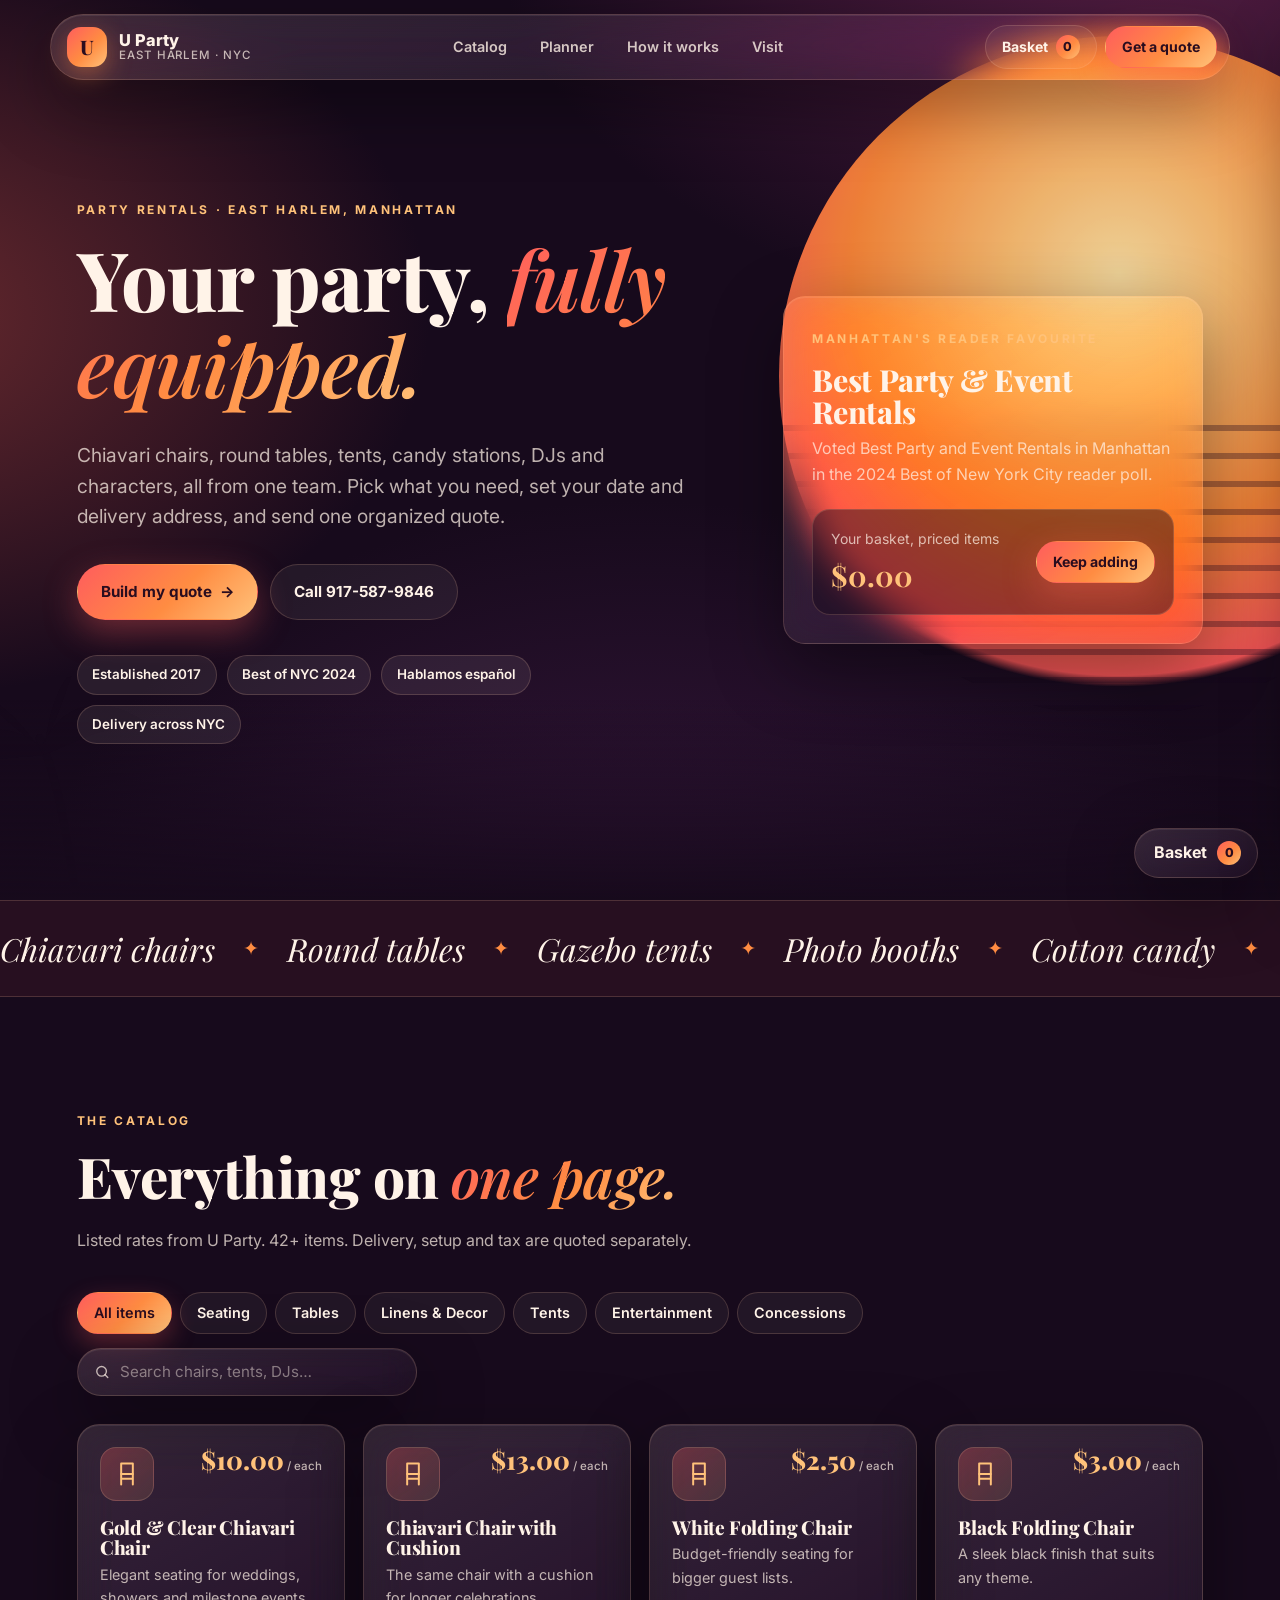
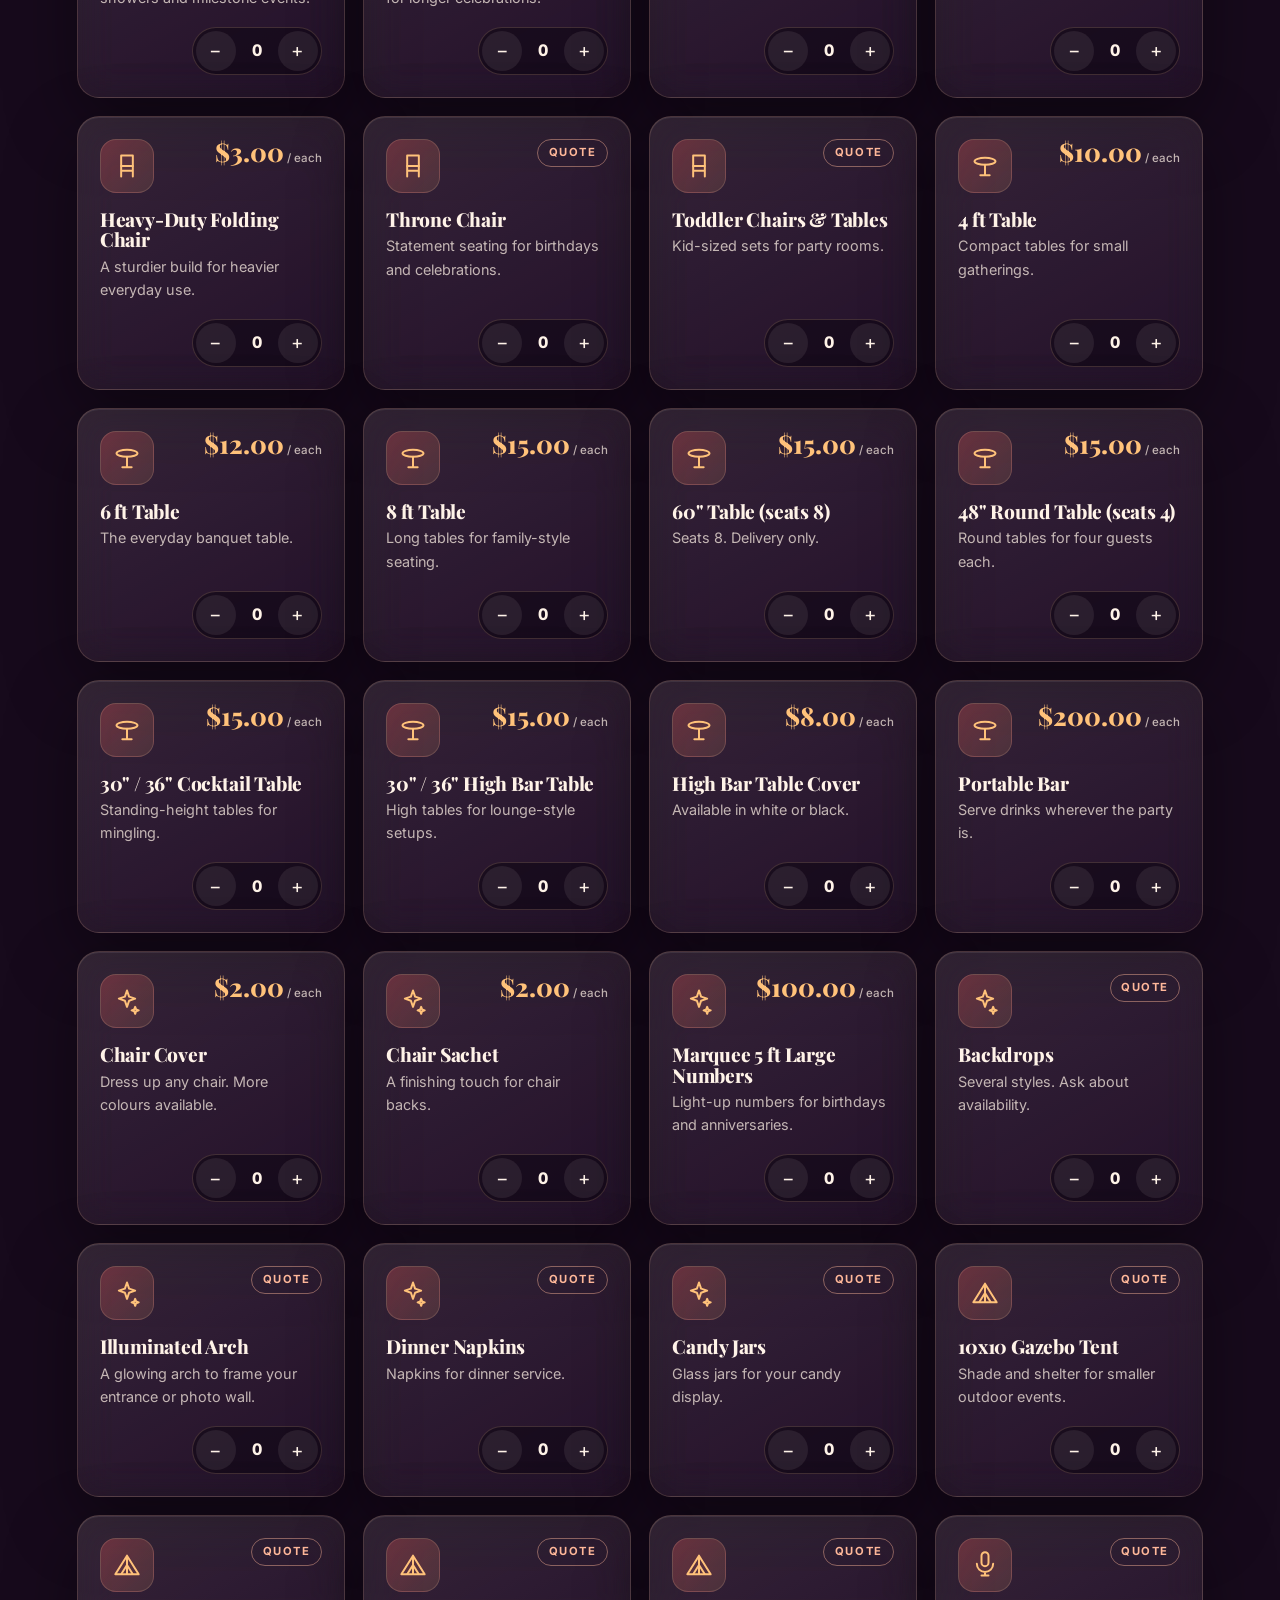
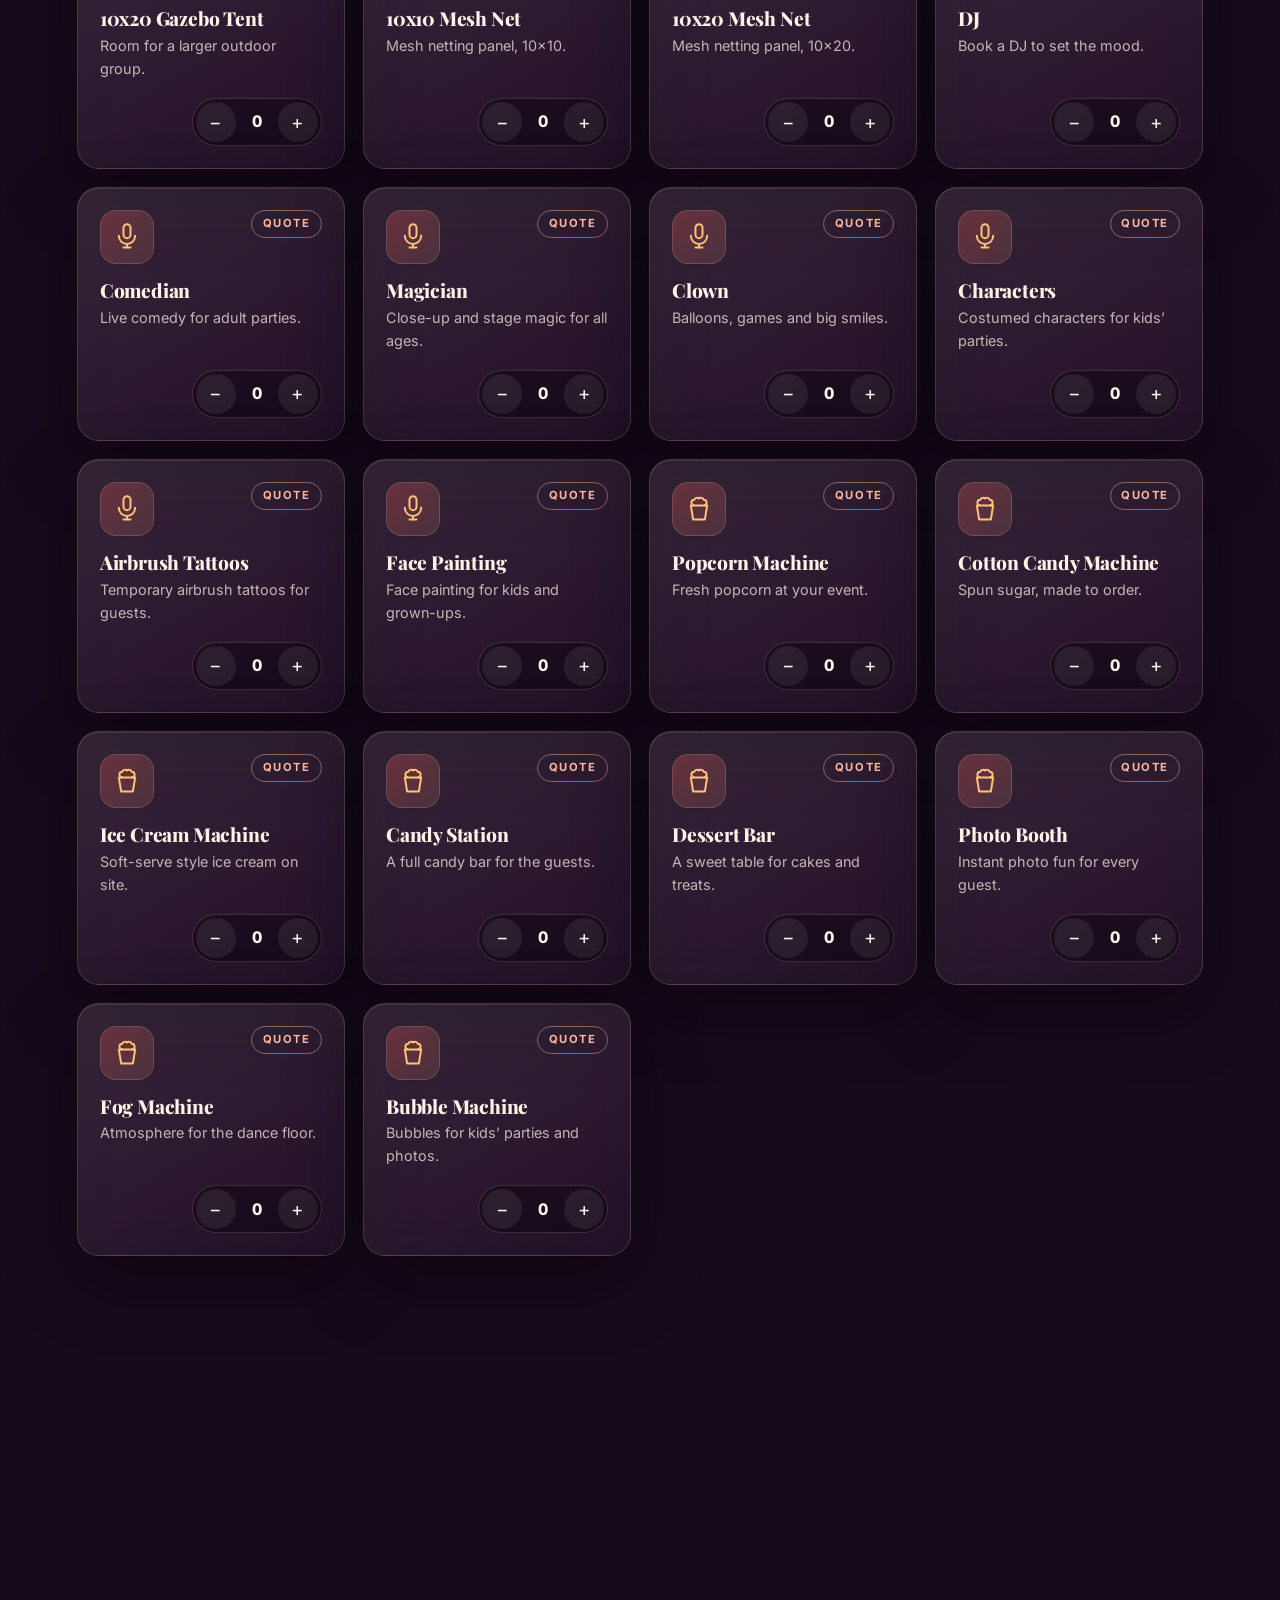
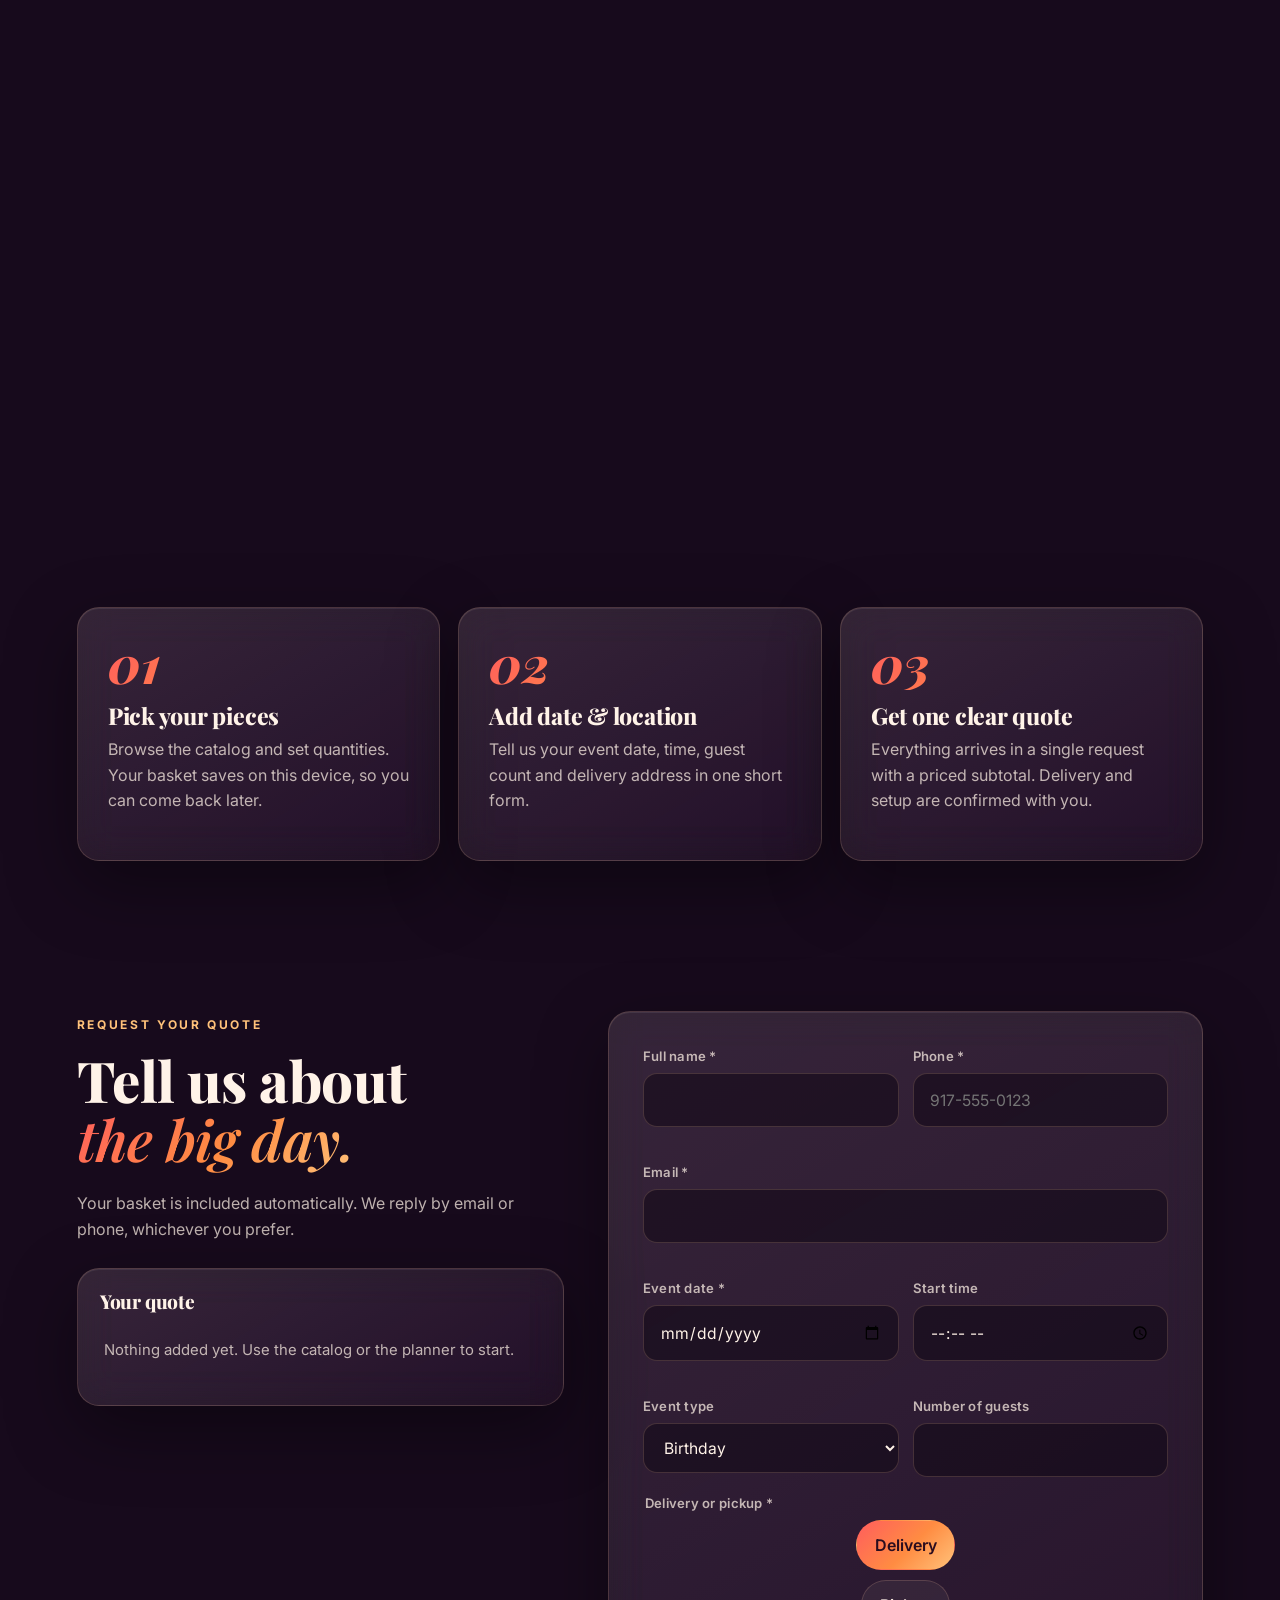
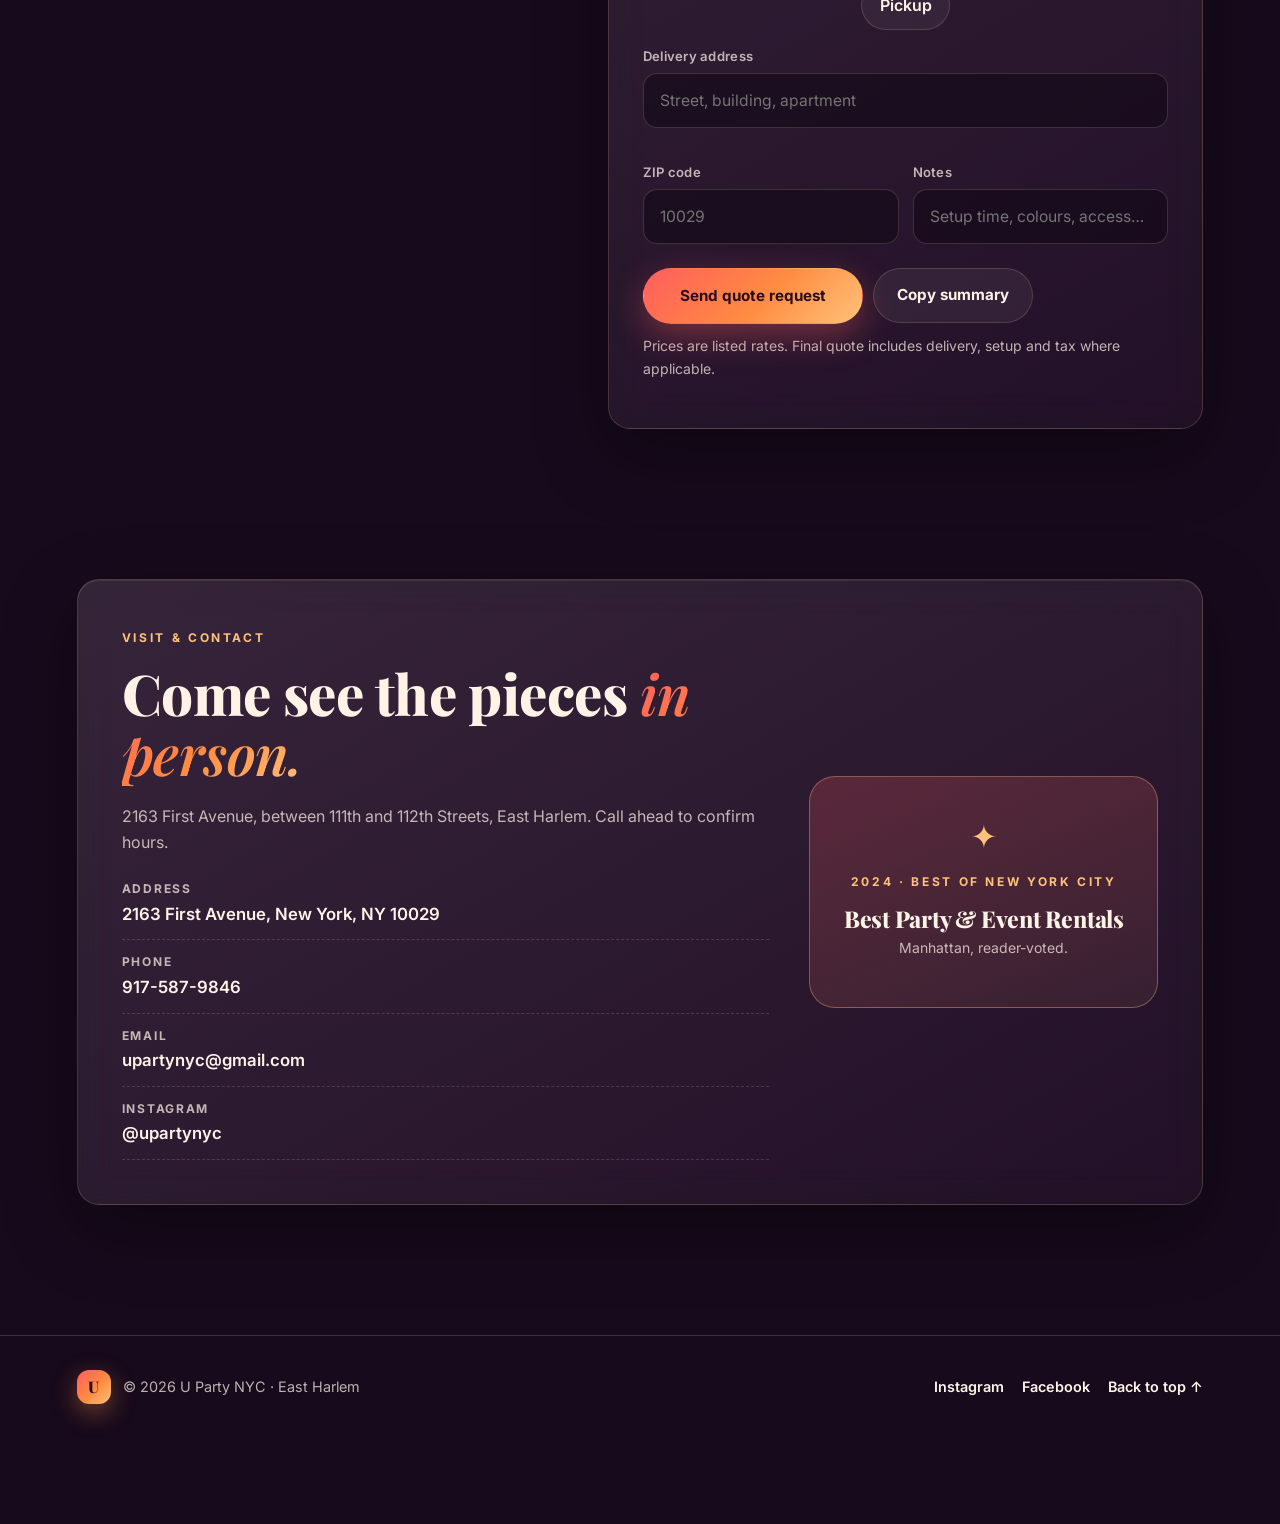
<file: upartynyc/index.html>
<!doctype html>
<html lang="en">
<head>
  <meta charset="utf-8">
  <meta name="viewport" content="width=device-width, initial-scale=1, viewport-fit=cover">
  <title>U Party NYC — Party Rentals in East Harlem</title>
  <meta name="description" content="U Party in East Harlem, Manhattan: chairs, tables, tents, concessions and entertainment. Build one organized rental quote online.">
  <meta name="theme-color" content="#170a1c">
  <link rel="preconnect" href="https://fonts.googleapis.com">
  <link rel="preconnect" href="https://fonts.gstatic.com" crossorigin>
  <link href="https://fonts.googleapis.com/css2?family=Inter:wght@400;500;600;700;800&family=Playfair+Display:ital,wght@0,700;0,800;1,600&display=swap" rel="stylesheet">
  <link rel="stylesheet" href="css/styles.css">
  <link rel="icon" href="data:image/svg+xml,%3Csvg xmlns='http://www.w3.org/2000/svg' viewBox='0 0 64 64'%3E%3Crect width='64' height='64' rx='16' fill='%23ff8c42'/%3E%3Ctext x='32' y='44' font-size='36' text-anchor='middle' font-family='Georgia' fill='%23170a1c'%3EU%3C/text%3E%3C/svg%3E">
</head>
<body>
  <a class="skip" href="#catalog">Skip to catalog</a>
  <div class="glow" aria-hidden="true"></div>

  <!-- NAV -->
  <header class="nav glass" id="nav">
    <a class="brand" href="#top" aria-label="U Party home">
      <span class="logo">U</span>
      <span class="brand-text">U Party<small>East Harlem · NYC</small></span>
    </a>
    <nav class="nav-links" id="navLinks" aria-label="Primary">
      <a href="#catalog">Catalog</a>
      <a href="#planner">Planner</a>
      <a href="#process">How it works</a>
      <a href="#visit">Visit</a>
    </nav>
    <div class="nav-actions">
      <button class="btn btn-ghost btn-sm basket-open" type="button" aria-controls="drawer">
        Basket <span class="pill" id="fabCount">0</span>
      </button>
      <a class="btn btn-primary btn-sm magnetic" href="#quote">Get a quote</a>
      <button class="burger" id="burger" type="button" aria-label="Open menu" aria-expanded="false" aria-controls="navLinks"><span></span><span></span></button>
    </div>
  </header>

  <main id="top">
    <!-- HERO -->
    <section class="hero">
      <div class="sun" aria-hidden="true"></div>
      <svg class="palm palm-l" viewBox="0 0 300 300" aria-hidden="true">
        <path d="M150 300 C140 220 165 150 150 60" fill="none" stroke="currentColor" stroke-width="9" stroke-linecap="round"/>
        <path d="M150 70 C110 20 60 30 20 80 C70 60 110 75 150 80Z" fill="currentColor"/>
        <path d="M150 70 C190 20 240 30 280 80 C230 60 190 75 150 80Z" fill="currentColor"/>
        <path d="M150 70 C120 40 100 0 90 -10 C120 10 135 40 150 80Z" fill="currentColor"/>
        <path d="M150 70 C180 40 200 0 210 -10 C180 10 165 40 150 80Z" fill="currentColor"/>
      </svg>

      <div class="hero-inner">
        <p class="eyebrow reveal">Party rentals · East Harlem, Manhattan</p>
        <h1 class="reveal">Your party, <em class="accent">fully equipped.</em></h1>
        <p class="lead reveal">Chiavari chairs, round tables, tents, candy stations, DJs and characters, all from one team. Pick what you need, set your date and delivery address, and send one organized quote.</p>
        <div class="hero-cta reveal">
          <a class="btn btn-primary magnetic" href="#catalog">Build my quote <span aria-hidden="true">→</span></a>
          <a class="btn btn-ghost magnetic" href="tel:+19175879846">Call 917-587-9846</a>
        </div>
        <ul class="hero-pills reveal">
          <li>Established 2017</li>
          <li>Best of NYC 2024</li>
          <li>Hablamos español</li>
          <li>Delivery across NYC</li>
        </ul>
      </div>

      <aside class="hero-card glass tilt reveal" aria-label="Highlights">
        <p class="eyebrow">Manhattan's reader favourite</p>
        <h3>Best Party &amp; Event Rentals</h3>
        <p class="muted">Voted Best Party and Event Rentals in Manhattan in the 2024 Best of New York City reader poll.</p>
        <div class="live">
          <div>
            <span class="muted small">Your basket, priced items</span>
            <b id="heroTotal">$0.00</b>
          </div>
          <a class="btn btn-sm btn-primary" href="#catalog">Keep adding</a>
        </div>
      </aside>
    </section>

    <!-- MARQUEE -->
    <section class="marquee" aria-label="Services">
      <div class="track">
        <span>Chiavari chairs</span><i>✦</i><span>Round tables</span><i>✦</i><span>Gazebo tents</span><i>✦</i><span>Photo booths</span><i>✦</i><span>Cotton candy</span><i>✦</i><span>DJs &amp; magicians</span><i>✦</i><span>Characters</span><i>✦</i><span>Candy stations</span><i>✦</i>
        <span>Chiavari chairs</span><i>✦</i><span>Round tables</span><i>✦</i><span>Gazebo tents</span><i>✦</i><span>Photo booths</span><i>✦</i><span>Cotton candy</span><i>✦</i><span>DJs &amp; magicians</span><i>✦</i><span>Characters</span><i>✦</i><span>Candy stations</span><i>✦</i>
      </div>
    </section>

    <!-- CATALOG -->
    <section class="section" id="catalog">
      <div class="section-head reveal">
        <p class="eyebrow">The catalog</p>
        <h2>Everything on <em class="accent">one page.</em></h2>
        <p class="muted">Listed rates from U Party. <span id="itemCount">40+</span> items. Delivery, setup and tax are quoted separately.</p>
      </div>

      <div class="toolbar reveal">
        <div class="chips" id="chips" role="tablist" aria-label="Filter by category"></div>
        <label class="search glass">
          <span class="sr">Search items</span>
          <svg viewBox="0 0 24 24" width="18" height="18" aria-hidden="true"><circle cx="11" cy="11" r="7" fill="none" stroke="currentColor" stroke-width="2"/><path d="M20 20l-4-4" stroke="currentColor" stroke-width="2" stroke-linecap="round"/></svg>
          <input id="search" type="search" placeholder="Search chairs, tents, DJs…" autocomplete="off">
        </label>
      </div>

      <div class="grid" id="grid"></div>
    </section>

    <!-- PLANNER -->
    <section class="section" id="planner">
      <div class="planner glass tilt reveal">
        <div class="planner-form">
          <p class="eyebrow">Smart planner</p>
          <h2>How many chairs<br><em class="accent">do you need?</em></h2>
          <p class="muted">Enter your guest count. We suggest 10% spare chairs and one 48" round table for every four guests.</p>

          <label class="field">
            <span>Guests</span>
            <input id="guests" type="number" min="1" max="400" value="40" inputmode="numeric">
          </label>
          <label class="field">
            <span>Chair style</span>
            <select id="chairType">
              <option value="folding-white">White folding ($2.50)</option>
              <option value="folding-black">Black folding ($3.00)</option>
              <option value="chiavari-gold">Gold &amp; clear Chiavari ($10.00)</option>
            </select>
          </label>
        </div>

        <div class="planner-out">
          <div class="stat"><span>Chairs</span><b id="planChairs">44</b></div>
          <div class="stat"><span>48" round tables</span><b id="planTables">10</b></div>
          <div class="stat big"><span>Estimated rental subtotal</span><b id="planEst">$0.00</b><small>Before delivery, setup and tax</small></div>
          <button class="btn btn-primary magnetic" id="planAdd" type="button">Add this to my quote</button>
        </div>
      </div>
    </section>

    <!-- PROCESS -->
    <section class="section" id="process">
      <div class="section-head reveal">
        <p class="eyebrow">How it works</p>
        <h2>Three steps. <em class="accent">One quote.</em></h2>
      </div>
      <div class="steps">
        <article class="step-card glass tilt reveal">
          <span class="num">01</span>
          <h3>Pick your pieces</h3>
          <p class="muted">Browse the catalog and set quantities. Your basket saves on this device, so you can come back later.</p>
        </article>
        <article class="step-card glass tilt reveal">
          <span class="num">02</span>
          <h3>Add date &amp; location</h3>
          <p class="muted">Tell us your event date, time, guest count and delivery address in one short form.</p>
        </article>
        <article class="step-card glass tilt reveal">
          <span class="num">03</span>
          <h3>Get one clear quote</h3>
          <p class="muted">Everything arrives in a single request with a priced subtotal. Delivery and setup are confirmed with you.</p>
        </article>
      </div>
    </section>

    <!-- QUOTE FORM -->
    <section class="section" id="quote">
      <div class="quote-wrap">
        <div class="quote-intro reveal">
          <p class="eyebrow">Request your quote</p>
          <h2>Tell us about<br><em class="accent">the big day.</em></h2>
          <p class="muted">Your basket is included automatically. We reply by email or phone, whichever you prefer.</p>

          <div class="glass summary" id="quoteSummary" aria-live="polite"></div>
          <p class="warn" id="modeWarn" hidden>The 60" table is delivery only. Choose delivery or remove it from your basket.</p>
        </div>

        <form class="glass form reveal" id="quoteForm" novalidate>
          <div class="grid-2">
            <label class="field"><span>Full name *</span><input name="name" autocomplete="name" required><em class="error" id="err-name"></em></label>
            <label class="field"><span>Phone *</span><input name="phone" type="tel" autocomplete="tel" placeholder="917-555-0123" required><em class="error" id="err-phone"></em></label>
          </div>
          <label class="field"><span>Email *</span><input name="email" type="email" autocomplete="email" required><em class="error" id="err-email"></em></label>

          <div class="grid-2">
            <label class="field"><span>Event date *</span><input name="eventDate" type="date" required><em class="error" id="err-eventDate"></em></label>
            <label class="field"><span>Start time</span><input name="eventTime" type="time"></label>
          </div>
          <div class="grid-2">
            <label class="field"><span>Event type</span>
              <select name="eventType">
                <option>Birthday</option><option>Wedding</option><option>Baby shower</option><option>Quinceañera / Sweet 16</option><option>Corporate</option><option>Community / other</option>
              </select>
            </label>
            <label class="field"><span>Number of guests</span><input name="guests" type="number" min="1" max="1000" inputmode="numeric"></label>
          </div>

          <fieldset class="field modes">
            <legend>Delivery or pickup *</legend>
            <label class="radio"><input type="radio" name="mode" value="delivery" checked><span>Delivery</span></label>
            <label class="radio"><input type="radio" name="mode" value="pickup"><span>Pickup</span></label>
          </fieldset>

          <label class="field"><span>Delivery address</span><input name="address" autocomplete="street-address" placeholder="Street, building, apartment"><em class="error" id="err-address"></em></label>
          <div class="grid-2">
            <label class="field"><span>ZIP code</span><input name="zip" inputmode="numeric" maxlength="5" placeholder="10029"></label>
            <label class="field"><span>Notes</span><input name="notes" placeholder="Setup time, colours, access…"></label>
          </div>

          <!-- honeypot -->
          <label class="hp" aria-hidden="true">Company <input name="company" tabindex="-1" autocomplete="off"></label>

          <div class="form-actions">
            <button class="btn btn-primary magnetic" type="submit" id="submitBtn">Send quote request</button>
            <button class="btn btn-ghost" type="button" id="copyBtn">Copy summary</button>
          </div>
          <p class="small muted">Prices are listed rates. Final quote includes delivery, setup and tax where applicable.</p>

          <div class="success" id="success" hidden>
            <h3>Request sent ✦</h3>
            <p>Thank you. U Party will reply shortly with your quote. If your email app didn't open, email <a href="mailto:upartynyc@gmail.com">upartynyc@gmail.com</a> or call <a href="tel:+19175879846">917-587-9846</a>.</p>
          </div>
        </form>
      </div>
    </section>

    <!-- VISIT -->
    <section class="section" id="visit">
      <div class="visit glass reveal">
        <div>
          <p class="eyebrow">Visit &amp; contact</p>
          <h2>Come see the pieces <em class="accent">in person.</em></h2>
          <p class="muted">2163 First Avenue, between 111th and 112th Streets, East Harlem. Call ahead to confirm hours.</p>
          <ul class="contact">
            <li><span>Address</span><a href="https://www.google.com/maps/search/?api=1&amp;query=2163+First+Avenue+New+York+NY+10029" target="_blank" rel="noopener">2163 First Avenue, New York, NY 10029</a></li>
            <li><span>Phone</span><a href="tel:+19175879846">917-587-9846</a></li>
            <li><span>Email</span><a href="mailto:upartynyc@gmail.com">upartynyc@gmail.com</a></li>
            <li><span>Instagram</span><a href="https://www.instagram.com/upartynyc/" target="_blank" rel="noopener">@upartynyc</a></li>
          </ul>
        </div>
        <div class="award">
          <span class="laurel">✦</span>
          <p class="eyebrow">2024 · Best of New York City</p>
          <h3>Best Party &amp; Event Rentals</h3>
          <p class="muted small">Manhattan, reader-voted.</p>
        </div>
      </div>
    </section>
  </main>

  <footer class="footer">
    <div>
      <span class="logo">U</span>
      <span>© 2026 U Party NYC · East Harlem</span>
    </div>
    <div class="social">
      <a href="https://www.instagram.com/upartynyc/" target="_blank" rel="noopener" aria-label="Instagram">Instagram</a>
      <a href="https://www.facebook.com/upartynyc/" target="_blank" rel="noopener" aria-label="Facebook">Facebook</a>
      <a href="#top">Back to top ↑</a>
    </div>
  </footer>

  <!-- FLOATING BASKET -->
  <button class="fab glass basket-open" type="button" aria-label="Open basket">
    <span>Basket</span><span class="pill" id="fabCount2">0</span>
  </button>

  <div class="overlay" id="overlay" hidden></div>
  <aside class="drawer glass" id="drawer" aria-label="Your basket" aria-hidden="true">
    <div class="drawer-head">
      <h3>Your basket</h3>
      <button class="icon-btn" id="drawerClose" type="button" aria-label="Close basket">✕</button>
    </div>
    <ul class="drawer-list" id="drawerList"></ul>
    <div class="drawer-foot">
      <div class="row"><span>Priced subtotal</span><b id="drawerSubtotal">$0.00</b></div>
      <small class="muted" id="drawerQuoteCount"></small>
      <div class="drawer-actions">
        <button class="btn btn-ghost btn-sm" id="clearBasket" type="button">Clear</button>
        <a class="btn btn-primary btn-sm" href="#quote" id="drawerQuote">Request quote</a>
      </div>
    </div>
  </aside>

  <!-- MOBILE BAR -->
  <nav class="mobile-bar glass" aria-label="Quick actions">
    <a href="tel:+19175879846">Call</a>
    <button class="basket-open" type="button">Basket (<span id="mobileCount">0</span>)</button>
    <a href="#quote" class="primary">Quote</a>
  </nav>

  <div class="toast" id="toast" role="status" aria-live="polite"></div>

  <script src="js/config.js"></script>
  <script src="js/data.js"></script>
  <script src="js/app.js"></script>
</body>
</html>
</file>
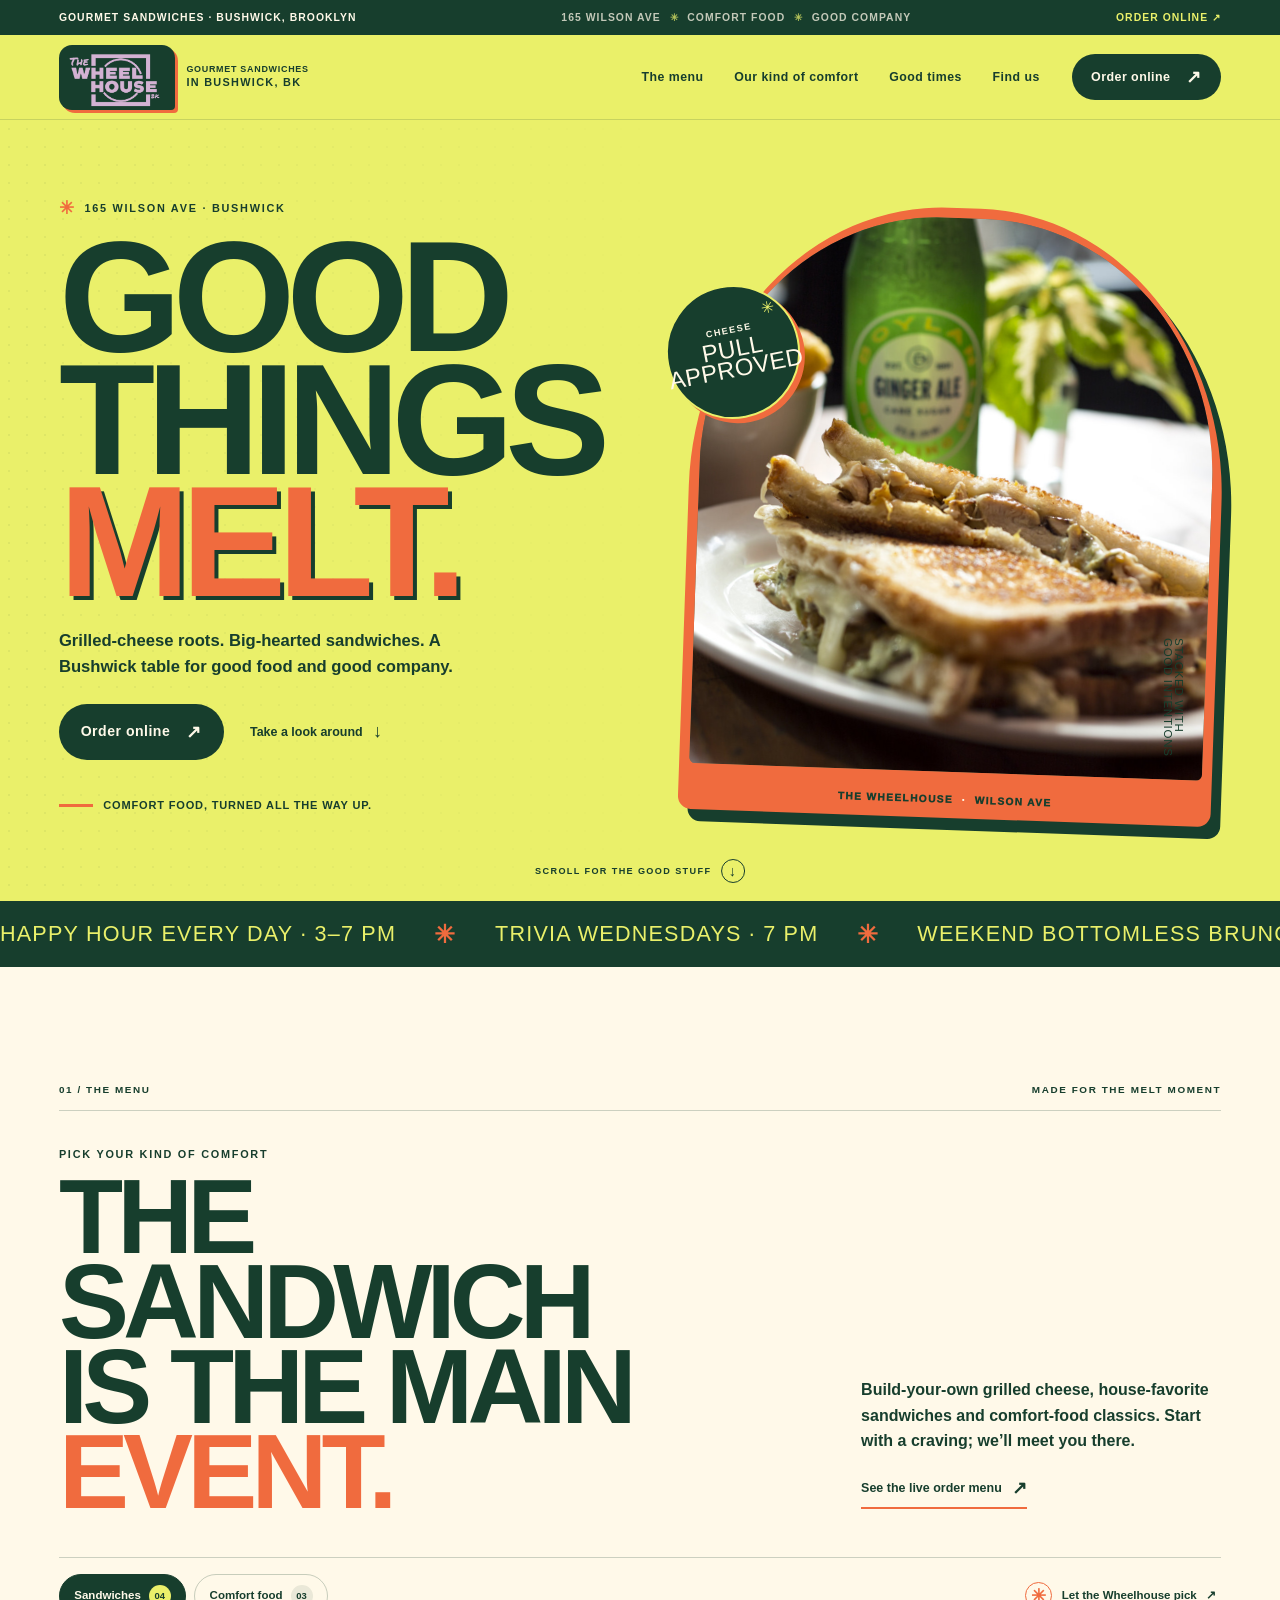
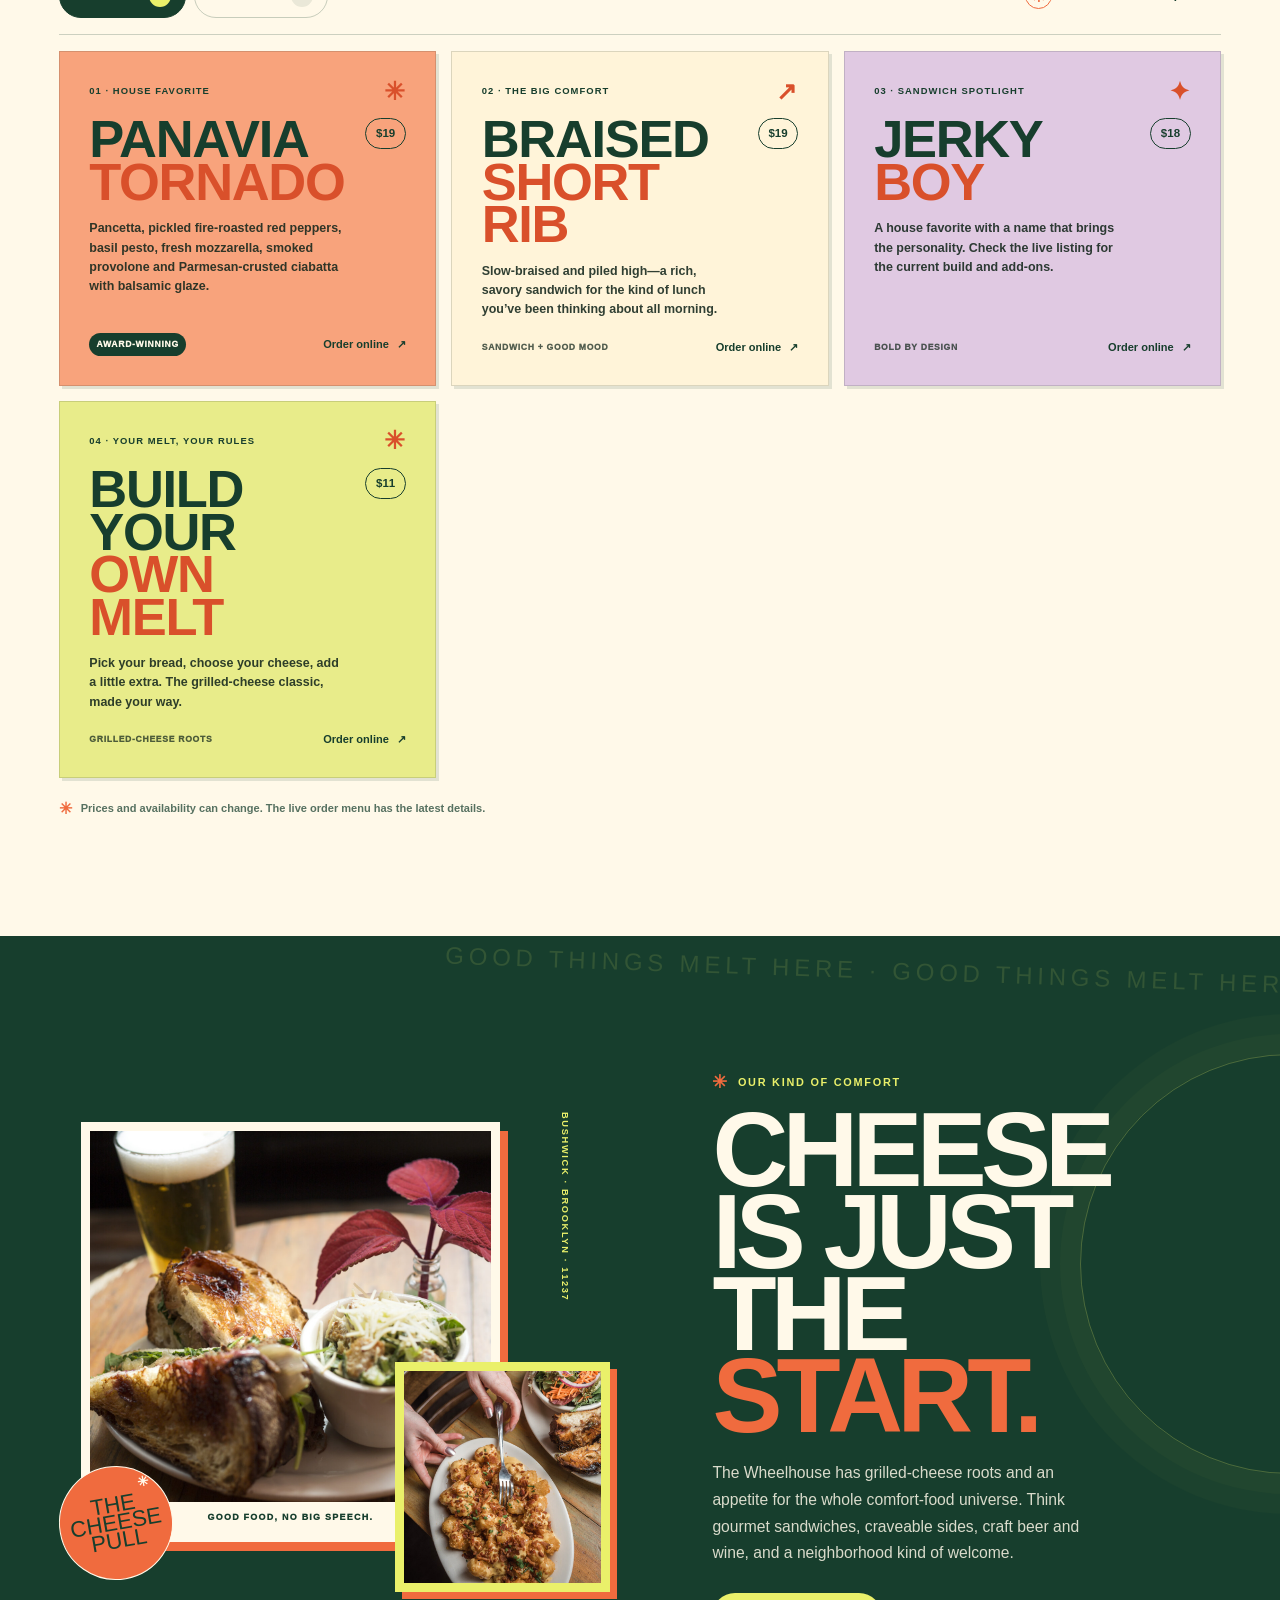
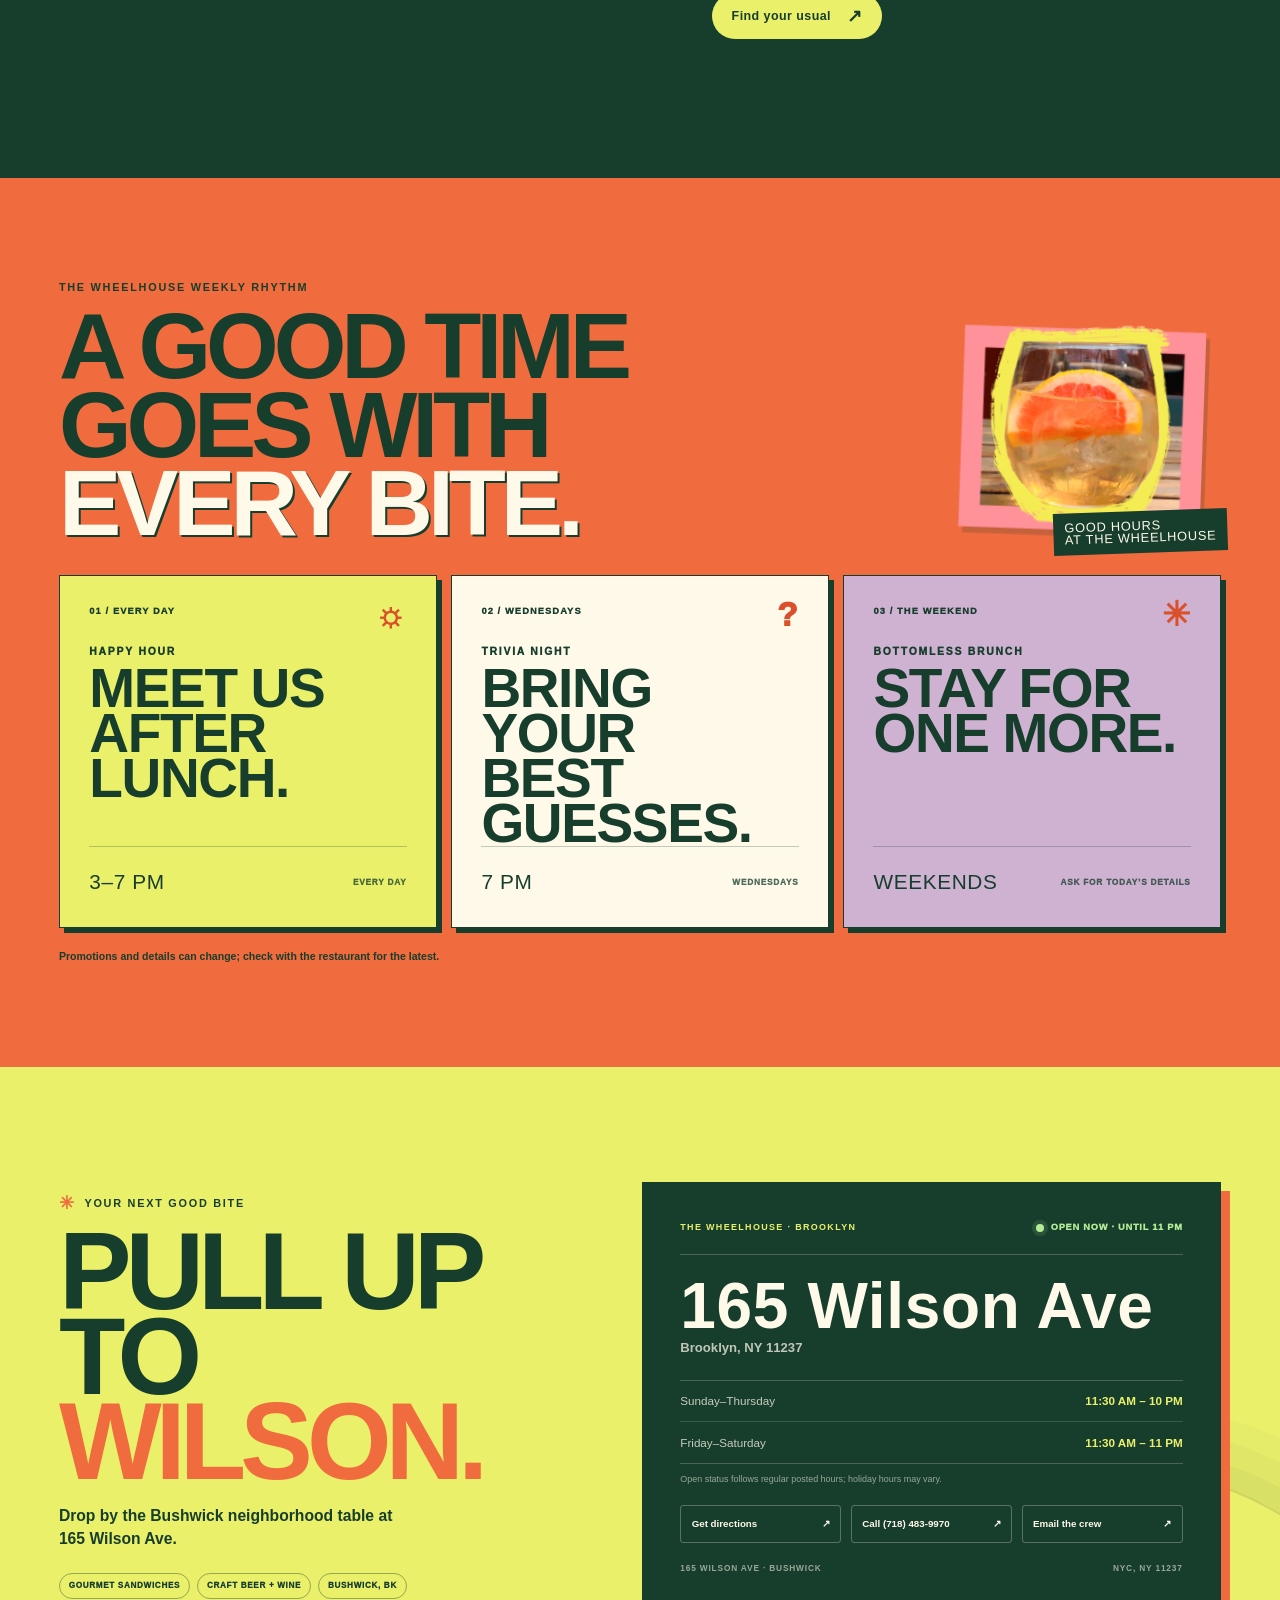
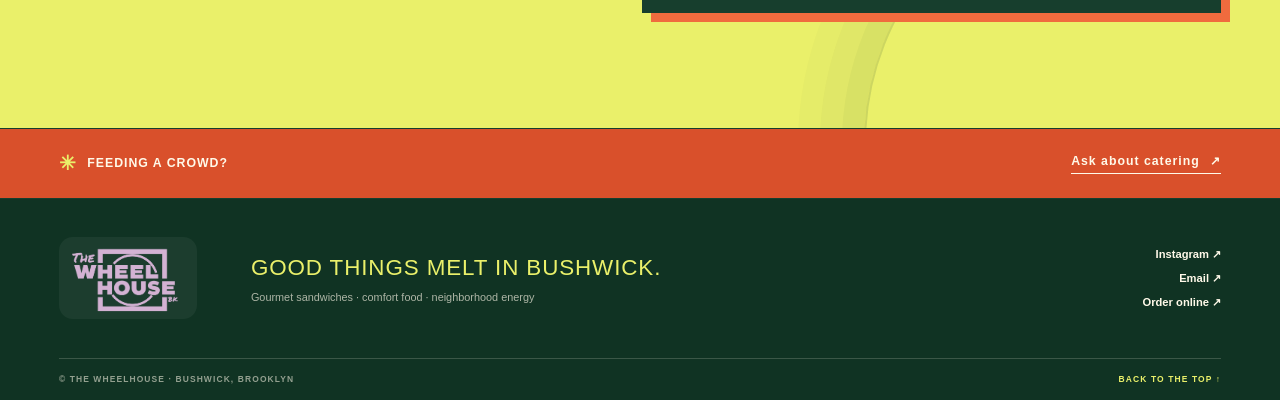
<file: wheelhouse-site/index.html>
<!doctype html>
<html lang="en">
<head>
  <meta charset="utf-8">
  <meta name="viewport" content="width=device-width, initial-scale=1">
  <meta name="theme-color" content="#eaf06a">
  <meta name="description" content="Gourmet sandwiches, grilled-cheese roots, comfort food, craft beer, wine and weekend brunch at The Wheelhouse in Bushwick, Brooklyn.">
  <meta property="og:title" content="The Wheelhouse — Bushwick, Brooklyn">
  <meta property="og:description" content="Good things melt. Find gourmet sandwiches, comfort food and good times at 165 Wilson Ave.">
  <meta property="og:image" content="assets/chicken-sandwich.jpg">
  <title>The Wheelhouse — Good Things Melt · Bushwick, Brooklyn</title>
  <link rel="icon" href="assets/wheelhouse-logo.png" type="image/png">
  <link rel="stylesheet" href="styles.css">
  <script src="app.js" defer></script>
</head>
<body>
  <a class="skip-link" href="#main">Skip to content</a>

  <div class="announcement" aria-label="Wheelhouse details">
    <div class="container announcement-inner">
      <span>GOURMET SANDWICHES · BUSHWICK, BROOKLYN</span>
      <span class="announcement-center">165 WILSON AVE <span aria-hidden="true">✳</span> COMFORT FOOD <span aria-hidden="true">✳</span> GOOD COMPANY</span>
      <a href="https://order.chownow.com/order/33202/locations/49635?add_cn_ordering_class=true" target="_blank" rel="noopener noreferrer">ORDER ONLINE <span aria-hidden="true">↗</span></a>
    </div>
  </div>

  <header class="site-header" id="top">
    <div class="container header-inner">
      <a class="brand" href="#top" aria-label="The Wheelhouse Bushwick, home">
        <span class="brand-plaque"><img src="assets/wheelhouse-logo.png" alt="The Wheelhouse BK"></span>
        <span class="brand-caption">GOURMET SANDWICHES<br><b>IN BUSHWICK, BK</b></span>
      </a>

      <nav class="desktop-nav" aria-label="Main navigation">
        <a href="#menu">The menu</a>
        <a href="#story">Our kind of comfort</a>
        <a href="#good-times">Good times</a>
        <a href="#visit">Find us</a>
      </nav>

      <div class="header-actions">
        <a class="button button--forest header-order" href="https://order.chownow.com/order/33202/locations/49635?add_cn_ordering_class=true" target="_blank" rel="noopener noreferrer">
          Order online <span class="button-arrow" aria-hidden="true">↗</span>
        </a>
        <button class="menu-toggle" id="menu-toggle" type="button" aria-expanded="false" aria-controls="mobile-menu" aria-label="Open navigation">
          <span class="menu-toggle-word">Menu</span>
          <span class="menu-toggle-icon" aria-hidden="true"><i></i><i></i></span>
        </button>
      </div>
    </div>
    <nav class="mobile-menu" id="mobile-menu" aria-label="Mobile navigation" hidden>
      <a href="#menu">The menu <span aria-hidden="true">↗</span></a>
      <a href="#story">Our kind of comfort <span aria-hidden="true">↗</span></a>
      <a href="#good-times">Good times <span aria-hidden="true">↗</span></a>
      <a href="#visit">Find us <span aria-hidden="true">↗</span></a>
      <a class="mobile-menu-order" href="https://order.chownow.com/order/33202/locations/49635?add_cn_ordering_class=true" target="_blank" rel="noopener noreferrer">Order online <span aria-hidden="true">↗</span></a>
    </nav>
  </header>

  <main id="main">
    <section class="hero" aria-labelledby="hero-title">
      <div class="hero-speckles" aria-hidden="true"></div>
      <div class="container hero-layout">
        <div class="hero-copy">
          <p class="eyebrow hero-eyebrow"><span class="eyebrow-spark" aria-hidden="true">✳</span> 165 WILSON AVE · BUSHWICK</p>
          <h1 id="hero-title">GOOD<br>THINGS<br><span class="hero-melt">MELT.</span></h1>
          <p class="hero-intro">Grilled-cheese roots. Big-hearted sandwiches. A Bushwick table for good food and good company.</p>
          <div class="hero-actions">
            <a class="button button--forest button--large" href="https://order.chownow.com/order/33202/locations/49635?add_cn_ordering_class=true" target="_blank" rel="noopener noreferrer">
              Order online <span class="button-arrow" aria-hidden="true">↗</span>
            </a>
            <a class="text-link" href="#menu">Take a look around <span aria-hidden="true">↓</span></a>
          </div>
          <div class="hero-footnote"><span class="footnote-line" aria-hidden="true"></span> Comfort food, turned all the way up.</div>
        </div>

        <div class="hero-art" aria-label="Wheelhouse sandwich photo">
          <div class="hero-sun" aria-hidden="true"></div>
          <figure class="hero-photo">
            <div class="hero-photo-image">
              <img src="assets/chicken-sandwich.jpg" alt="A toasted sandwich served with golden tots and ginger ale at The Wheelhouse" fetchpriority="high">
            </div>
            <figcaption>THE WHEELHOUSE <span>·</span> WILSON AVE</figcaption>
          </figure>
          <div class="hero-sticker" aria-label="Grilled cheese heart">
            <span class="sticker-top">CHEESE</span>
            <span class="sticker-main">PULL<br>APPROVED</span>
            <span class="sticker-star" aria-hidden="true">✳</span>
          </div>
          <div class="hero-side-note" aria-hidden="true">STACKED WITH<br>GOOD INTENTIONS</div>
        </div>
      </div>
      <a class="scroll-cue" href="#menu"><span>SCROLL FOR THE GOOD STUFF</span><i aria-hidden="true">↓</i></a>
    </section>

    <div class="ticker" aria-label="Weekly happenings">
      <div class="ticker-track" aria-hidden="true">
        <span>HAPPY HOUR EVERY DAY · 3–7 PM</span><b>✳</b><span>TRIVIA WEDNESDAYS · 7 PM</span><b>✳</b><span>WEEKEND BOTTOMLESS BRUNCH</span><b>✳</b>
        <span>HAPPY HOUR EVERY DAY · 3–7 PM</span><b>✳</b><span>TRIVIA WEDNESDAYS · 7 PM</span><b>✳</b><span>WEEKEND BOTTOMLESS BRUNCH</span><b>✳</b>
      </div>
      <span class="sr-only">Happy hour every day from 3 to 7 PM. Trivia on Wednesdays at 7 PM. Weekend bottomless brunch.</span>
    </div>

    <section class="menu-section section-pad" id="menu" aria-labelledby="menu-title">
      <div class="container">
        <div class="section-kicker"><span>01 / THE MENU</span><span>MADE FOR THE MELT MOMENT</span></div>
        <div class="menu-intro">
          <div>
            <p class="eyebrow">PICK YOUR KIND OF COMFORT</p>
            <h2 id="menu-title">THE SANDWICH<br>IS THE MAIN<br><span>EVENT.</span></h2>
          </div>
          <div class="menu-intro-aside">
            <p>Build-your-own grilled cheese, house-favorite sandwiches and comfort-food classics. Start with a craving; we’ll meet you there.</p>
            <a class="text-link text-link--underlined" href="https://order.chownow.com/order/33202/locations/49635?add_cn_ordering_class=true" target="_blank" rel="noopener noreferrer">See the live order menu <span aria-hidden="true">↗</span></a>
          </div>
        </div>

        <div class="menu-toolbar">
          <div class="menu-filters" role="group" aria-label="Filter menu highlights">
            <button class="filter-button is-active" type="button" data-menu-filter="sandwiches" aria-pressed="true">Sandwiches <span>04</span></button>
            <button class="filter-button" type="button" data-menu-filter="comfort" aria-pressed="false">Comfort food <span>03</span></button>
          </div>
          <button class="surprise-button" id="surprise-me" type="button"><span class="surprise-wheel" aria-hidden="true">✳</span> Let the Wheelhouse pick <span aria-hidden="true">↗</span></button>
        </div>
        <p class="sr-only" id="menu-status" aria-live="polite">Showing sandwich highlights.</p>

        <div class="menu-grid" id="menu-items">
          <article class="menu-card menu-card--orange" data-category="sandwiches" data-name="Panavia Tornado">
            <div class="menu-card-top"><span>01 · HOUSE FAVORITE</span><span class="menu-card-doodle" aria-hidden="true">✳</span></div>
            <div class="menu-card-title-row"><h3>Panavia<br><em>Tornado</em></h3><span class="price-tag">$19</span></div>
            <p>Pancetta, pickled fire-roasted red peppers, basil pesto, fresh mozzarella, smoked provolone and Parmesan-crusted ciabatta with balsamic glaze.</p>
            <div class="menu-card-bottom"><span class="award-tag">AWARD-WINNING</span><a href="https://order.chownow.com/order/33202/locations/49635?add_cn_ordering_class=true" target="_blank" rel="noopener noreferrer">Order online <span aria-hidden="true">↗</span></a></div>
          </article>

          <article class="menu-card menu-card--cream" data-category="sandwiches" data-name="Braised Short-Rib Sandwich">
            <div class="menu-card-top"><span>02 · THE BIG COMFORT</span><span class="menu-card-doodle" aria-hidden="true">↗</span></div>
            <div class="menu-card-title-row"><h3>Braised<br><em>Short Rib</em></h3><span class="price-tag">$19</span></div>
            <p>Slow-braised and piled high—a rich, savory sandwich for the kind of lunch you’ve been thinking about all morning.</p>
            <div class="menu-card-bottom"><span class="menu-card-caption">SANDWICH + GOOD MOOD</span><a href="https://order.chownow.com/order/33202/locations/49635?add_cn_ordering_class=true" target="_blank" rel="noopener noreferrer">Order online <span aria-hidden="true">↗</span></a></div>
          </article>

          <article class="menu-card menu-card--lilac" data-category="sandwiches" data-name="Jerky Boy Sandwich">
            <div class="menu-card-top"><span>03 · SANDWICH SPOTLIGHT</span><span class="menu-card-doodle" aria-hidden="true">✦</span></div>
            <div class="menu-card-title-row"><h3>Jerky<br><em>Boy</em></h3><span class="price-tag">$18</span></div>
            <p>A house favorite with a name that brings the personality. Check the live listing for the current build and add-ons.</p>
            <div class="menu-card-bottom"><span class="menu-card-caption">BOLD BY DESIGN</span><a href="https://order.chownow.com/order/33202/locations/49635?add_cn_ordering_class=true" target="_blank" rel="noopener noreferrer">Order online <span aria-hidden="true">↗</span></a></div>
          </article>

          <article class="menu-card menu-card--lime" data-category="sandwiches" data-name="Build Your Own Grilled Cheese">
            <div class="menu-card-top"><span>04 · YOUR MELT, YOUR RULES</span><span class="menu-card-doodle" aria-hidden="true">✳</span></div>
            <div class="menu-card-title-row"><h3>Build Your<br><em>Own Melt</em></h3><span class="price-tag">$11</span></div>
            <p>Pick your bread, choose your cheese, add a little extra. The grilled-cheese classic, made your way.</p>
            <div class="menu-card-bottom"><span class="menu-card-caption">GRILLED-CHEESE ROOTS</span><a href="https://order.chownow.com/order/33202/locations/49635?add_cn_ordering_class=true" target="_blank" rel="noopener noreferrer">Order online <span aria-hidden="true">↗</span></a></div>
          </article>

          <article class="menu-card menu-card--cream" data-category="comfort" data-name="Creamy Mac and Cheese">
            <div class="menu-card-top"><span>01 · COMFORT IN A BOWL</span><span class="menu-card-doodle" aria-hidden="true">✳</span></div>
            <div class="menu-card-title-row"><h3>Creamy Mac<br><em>& Cheese</em></h3><span class="price-tag">$9</span></div>
            <p>Golden, cozy, and very much not an afterthought.</p>
            <div class="menu-card-bottom"><span class="menu-card-caption">THE COZY ONE</span><a href="https://order.chownow.com/order/33202/locations/49635?add_cn_ordering_class=true" target="_blank" rel="noopener noreferrer">Order online <span aria-hidden="true">↗</span></a></div>
          </article>

          <article class="menu-card menu-card--orange" data-category="comfort" data-name="Roasted Tomato Soup">
            <div class="menu-card-top"><span>02 · SOUP WEATHER</span><span class="menu-card-doodle" aria-hidden="true">↗</span></div>
            <div class="menu-card-title-row"><h3>Roasted<br><em>Tomato Soup</em></h3><span class="price-tag">$6</span></div>
            <p>A warm, savory classic. Extra good when something melty is nearby.</p>
            <div class="menu-card-bottom"><span class="menu-card-caption">A CLASSIC FOR A REASON</span><a href="https://order.chownow.com/order/33202/locations/49635?add_cn_ordering_class=true" target="_blank" rel="noopener noreferrer">Order online <span aria-hidden="true">↗</span></a></div>
          </article>

          <article class="menu-card menu-card--lilac" data-category="comfort" data-name="Wheelhouse Cheeseburger">
            <div class="menu-card-top"><span>03 · THE CROWD PLEASER</span><span class="menu-card-doodle" aria-hidden="true">✦</span></div>
            <div class="menu-card-title-row"><h3>Wheelhouse<br><em>Cheeseburger</em></h3><span class="price-tag">$18</span></div>
            <p>Big, familiar, and built for the serious-lunch end of the day.</p>
            <div class="menu-card-bottom"><span class="menu-card-caption">ORDER A SIDE, TOO</span><a href="https://order.chownow.com/order/33202/locations/49635?add_cn_ordering_class=true" target="_blank" rel="noopener noreferrer">Order online <span aria-hidden="true">↗</span></a></div>
          </article>
        </div>

        <div class="menu-footnote"><span aria-hidden="true">✳</span> Prices and availability can change. The live order menu has the latest details.</div>
      </div>
    </section>

    <section class="story-section" id="story" aria-labelledby="story-title">
      <div class="story-scribble" aria-hidden="true">GOOD THINGS MELT HERE · GOOD THINGS MELT HERE ·</div>
      <div class="container story-layout">
        <div class="story-art">
          <figure class="story-photo story-photo--main">
            <img src="assets/hero-rib.jpg" alt="A Wheelhouse sandwich with greens and a glass of beer on a wooden table" loading="lazy">
            <figcaption>GOOD FOOD, NO BIG SPEECH.</figcaption>
          </figure>
          <figure class="story-photo story-photo--small">
            <img src="assets/tater-tots.jpg" alt="Cheesy golden tots ready to share" loading="lazy">
          </figure>
          <div class="story-sticker" aria-hidden="true"><span>THE<br>CHEESE<br>PULL</span><b>✳</b></div>
          <span class="story-side-label" aria-hidden="true">BUSHWICK · BROOKLYN · 11237</span>
        </div>
        <div class="story-copy">
          <p class="eyebrow eyebrow--light"><span class="eyebrow-spark" aria-hidden="true">✳</span> OUR KIND OF COMFORT</p>
          <h2 id="story-title">CHEESE<br>IS JUST THE<br><em>START.</em></h2>
          <p>The Wheelhouse has grilled-cheese roots and an appetite for the whole comfort-food universe. Think gourmet sandwiches, craveable sides, craft beer and wine, and a neighborhood kind of welcome.</p>
          <a class="button button--lime" href="#menu">Find your usual <span class="button-arrow" aria-hidden="true">↗</span></a>
        </div>
      </div>
    </section>

    <section class="good-times-section" id="good-times" aria-labelledby="good-times-title">
      <div class="container">
        <div class="good-times-heading">
          <div>
            <p class="eyebrow">THE WHEELHOUSE WEEKLY RHYTHM</p>
            <h2 id="good-times-title">A GOOD TIME<br>GOES WITH <span>EVERY BITE.</span></h2>
          </div>
          <div class="drink-art">
            <img src="assets/wheelhouse-drink-still.png" alt="A playful citrus drink illustration in bright Wheelhouse colors" loading="lazy">
            <span class="drink-art-caption">GOOD HOURS<br>AT THE WHEELHOUSE</span>
          </div>
        </div>

        <div class="promo-grid">
          <article class="promo-card promo-card--hour">
            <div class="promo-card-top"><span>01 / EVERY DAY</span><span class="promo-symbol" aria-hidden="true">☼</span></div>
            <p class="promo-label">HAPPY HOUR</p>
            <h3>Meet us<br>after lunch.</h3>
            <div class="promo-time"><span>3–7 PM</span><span class="promo-live" id="happy-hour-live">EVERY DAY</span></div>
          </article>
          <article class="promo-card promo-card--trivia">
            <div class="promo-card-top"><span>02 / WEDNESDAYS</span><span class="promo-symbol" aria-hidden="true">?</span></div>
            <p class="promo-label">TRIVIA NIGHT</p>
            <h3>Bring your<br>best guesses.</h3>
            <div class="promo-time"><span>7 PM</span><span class="promo-live">WEDNESDAYS</span></div>
          </article>
          <article class="promo-card promo-card--brunch">
            <div class="promo-card-top"><span>03 / THE WEEKEND</span><span class="promo-symbol" aria-hidden="true">✳</span></div>
            <p class="promo-label">BOTTOMLESS BRUNCH</p>
            <h3>Stay for<br>one more.</h3>
            <div class="promo-time"><span>WEEKENDS</span><span class="promo-live">ASK FOR TODAY’S DETAILS</span></div>
          </article>
        </div>
        <p class="promo-disclaimer">Promotions and details can change; check with the restaurant for the latest.</p>
      </div>
    </section>

    <section class="visit-section section-pad" id="visit" aria-labelledby="visit-title">
      <div class="container visit-layout">
        <div class="visit-heading">
          <p class="eyebrow"><span class="eyebrow-spark" aria-hidden="true">✳</span> YOUR NEXT GOOD BITE</p>
          <h2 id="visit-title">PULL UP<br>TO <em>WILSON.</em></h2>
          <p>Drop by the Bushwick neighborhood table at 165 Wilson Ave.</p>
          <div class="visit-badges"><span>GOURMET SANDWICHES</span><span>CRAFT BEER + WINE</span><span>BUSHWICK, BK</span></div>
        </div>

        <div class="visit-card">
          <div class="visit-card-top">
            <span class="visit-card-label">THE WHEELHOUSE · BROOKLYN</span>
            <span class="open-indicator" id="open-status" role="status" aria-live="polite"><i aria-hidden="true"></i><span>Checking hours…</span></span>
          </div>
          <address class="visit-address">
            <strong>165 Wilson Ave</strong>
            <span>Brooklyn, NY 11237</span>
          </address>
          <div class="visit-hours" aria-label="Business hours">
            <div><span>Sunday–Thursday</span><strong>11:30 AM – 10 PM</strong></div>
            <div><span>Friday–Saturday</span><strong>11:30 AM – 11 PM</strong></div>
          </div>
          <p class="hours-note">Open status follows regular posted hours; holiday hours may vary.</p>
          <div class="visit-links">
            <a href="https://www.google.com/maps/search/?api=1&amp;query=165+Wilson+Ave+Brooklyn+NY+11237" target="_blank" rel="noopener noreferrer">Get directions <span aria-hidden="true">↗</span></a>
            <a href="tel:+17184839970">Call (718) 483-9970 <span aria-hidden="true">↗</span></a>
            <a href="mailto:wheelhousebushwick@gmail.com">Email the crew <span aria-hidden="true">↗</span></a>
          </div>
          <div class="visit-card-bottom"><span>165 WILSON AVE · BUSHWICK</span><span>NYC, NY 11237</span></div>
        </div>
      </div>
    </section>

    <section class="catering-strip" aria-label="Catering inquiries">
      <div class="container catering-inner">
        <p><span class="catering-mark" aria-hidden="true">✳</span> FEEDING A CROWD?</p>
        <a href="mailto:wheelhousebushwick@gmail.com?subject=Wheelhouse%20catering%20inquiry">Ask about catering <span aria-hidden="true">↗</span></a>
      </div>
    </section>
  </main>

  <footer class="site-footer">
    <div class="container footer-main">
      <a class="footer-logo" href="#top" aria-label="Back to the top">
        <img src="assets/wheelhouse-logo.png" alt="The Wheelhouse BK" loading="lazy">
      </a>
      <div class="footer-note">
        <p>GOOD THINGS MELT IN BUSHWICK.</p>
        <span>Gourmet sandwiches · comfort food · neighborhood energy</span>
      </div>
      <div class="footer-links">
        <a href="https://www.instagram.com/thewheelhousebk/" target="_blank" rel="noopener noreferrer">Instagram <span aria-hidden="true">↗</span></a>
        <a href="mailto:wheelhousebushwick@gmail.com">Email <span aria-hidden="true">↗</span></a>
        <a href="https://order.chownow.com/order/33202/locations/49635?add_cn_ordering_class=true" target="_blank" rel="noopener noreferrer">Order online <span aria-hidden="true">↗</span></a>
      </div>
    </div>
    <div class="container footer-bottom"><span>© THE WHEELHOUSE · BUSHWICK, BROOKLYN</span><a href="#top">BACK TO THE TOP ↑</a></div>
  </footer>
</body>
</html>
</file>
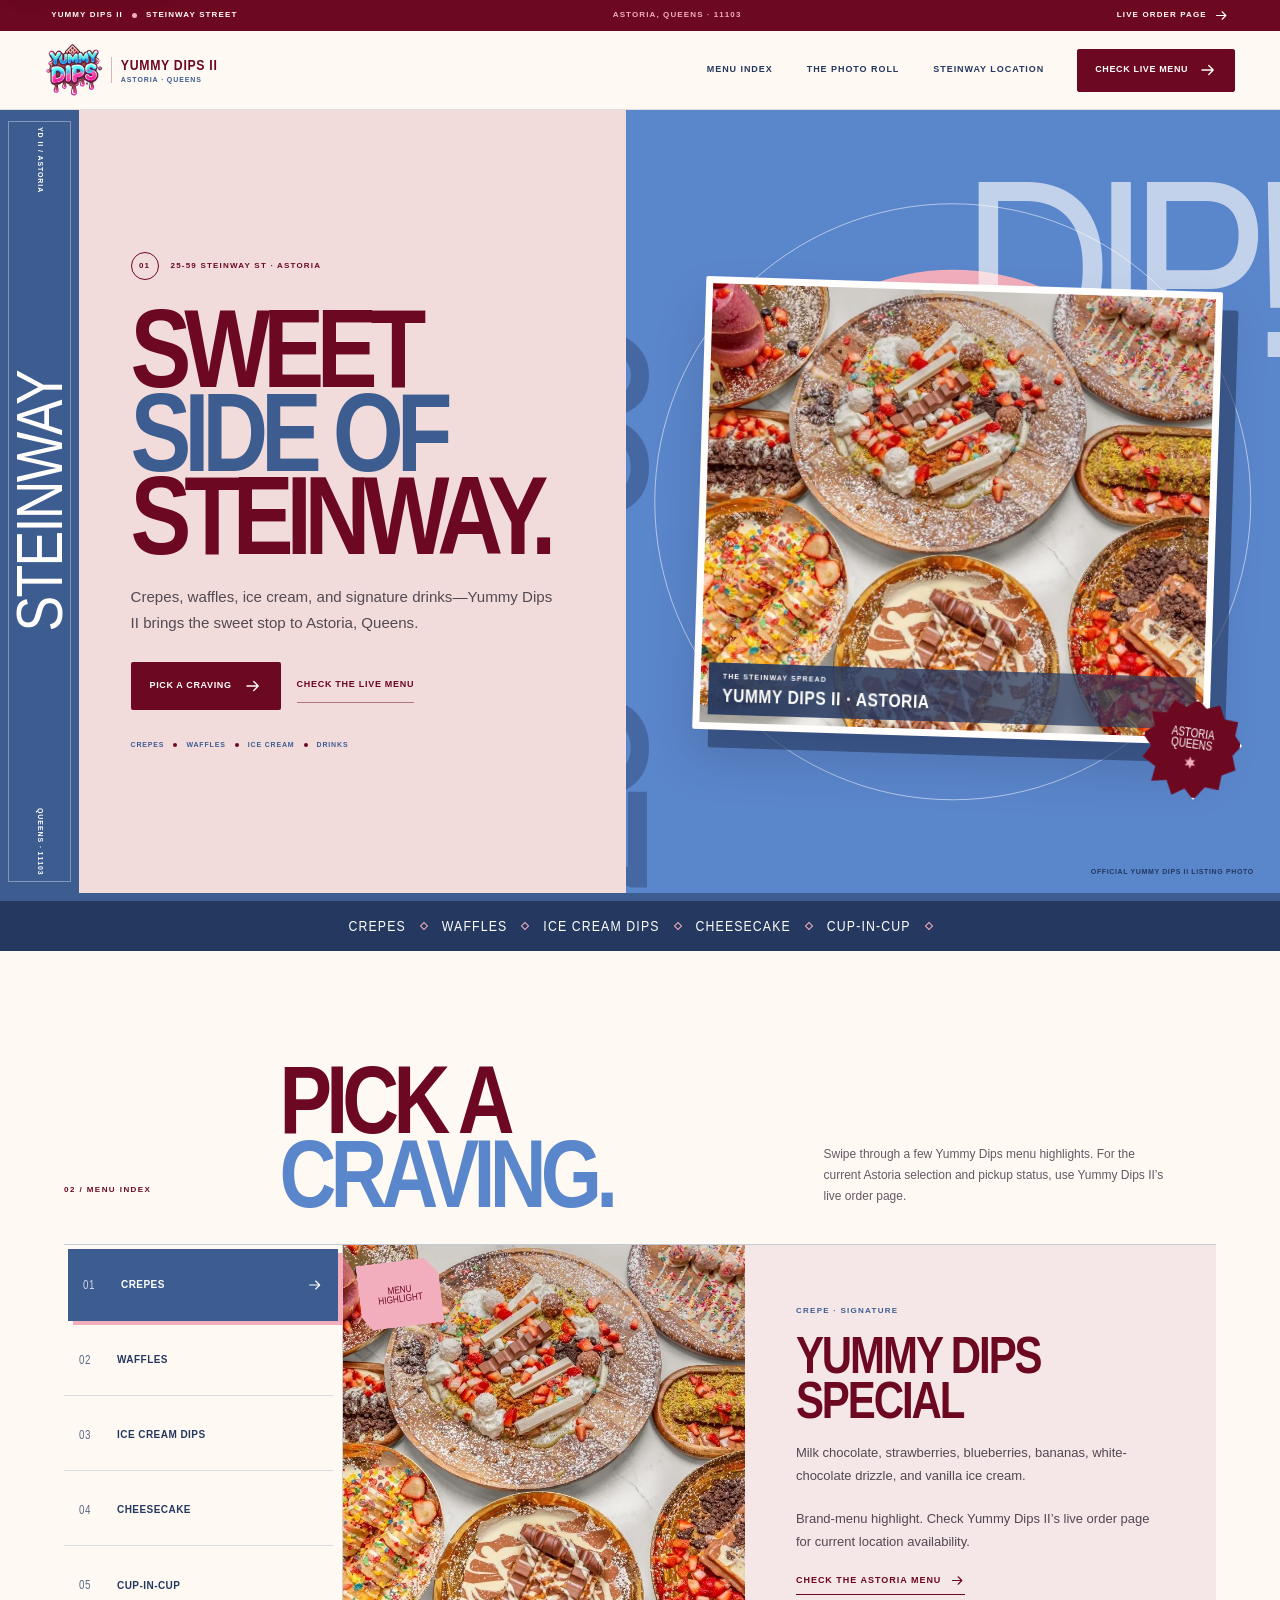
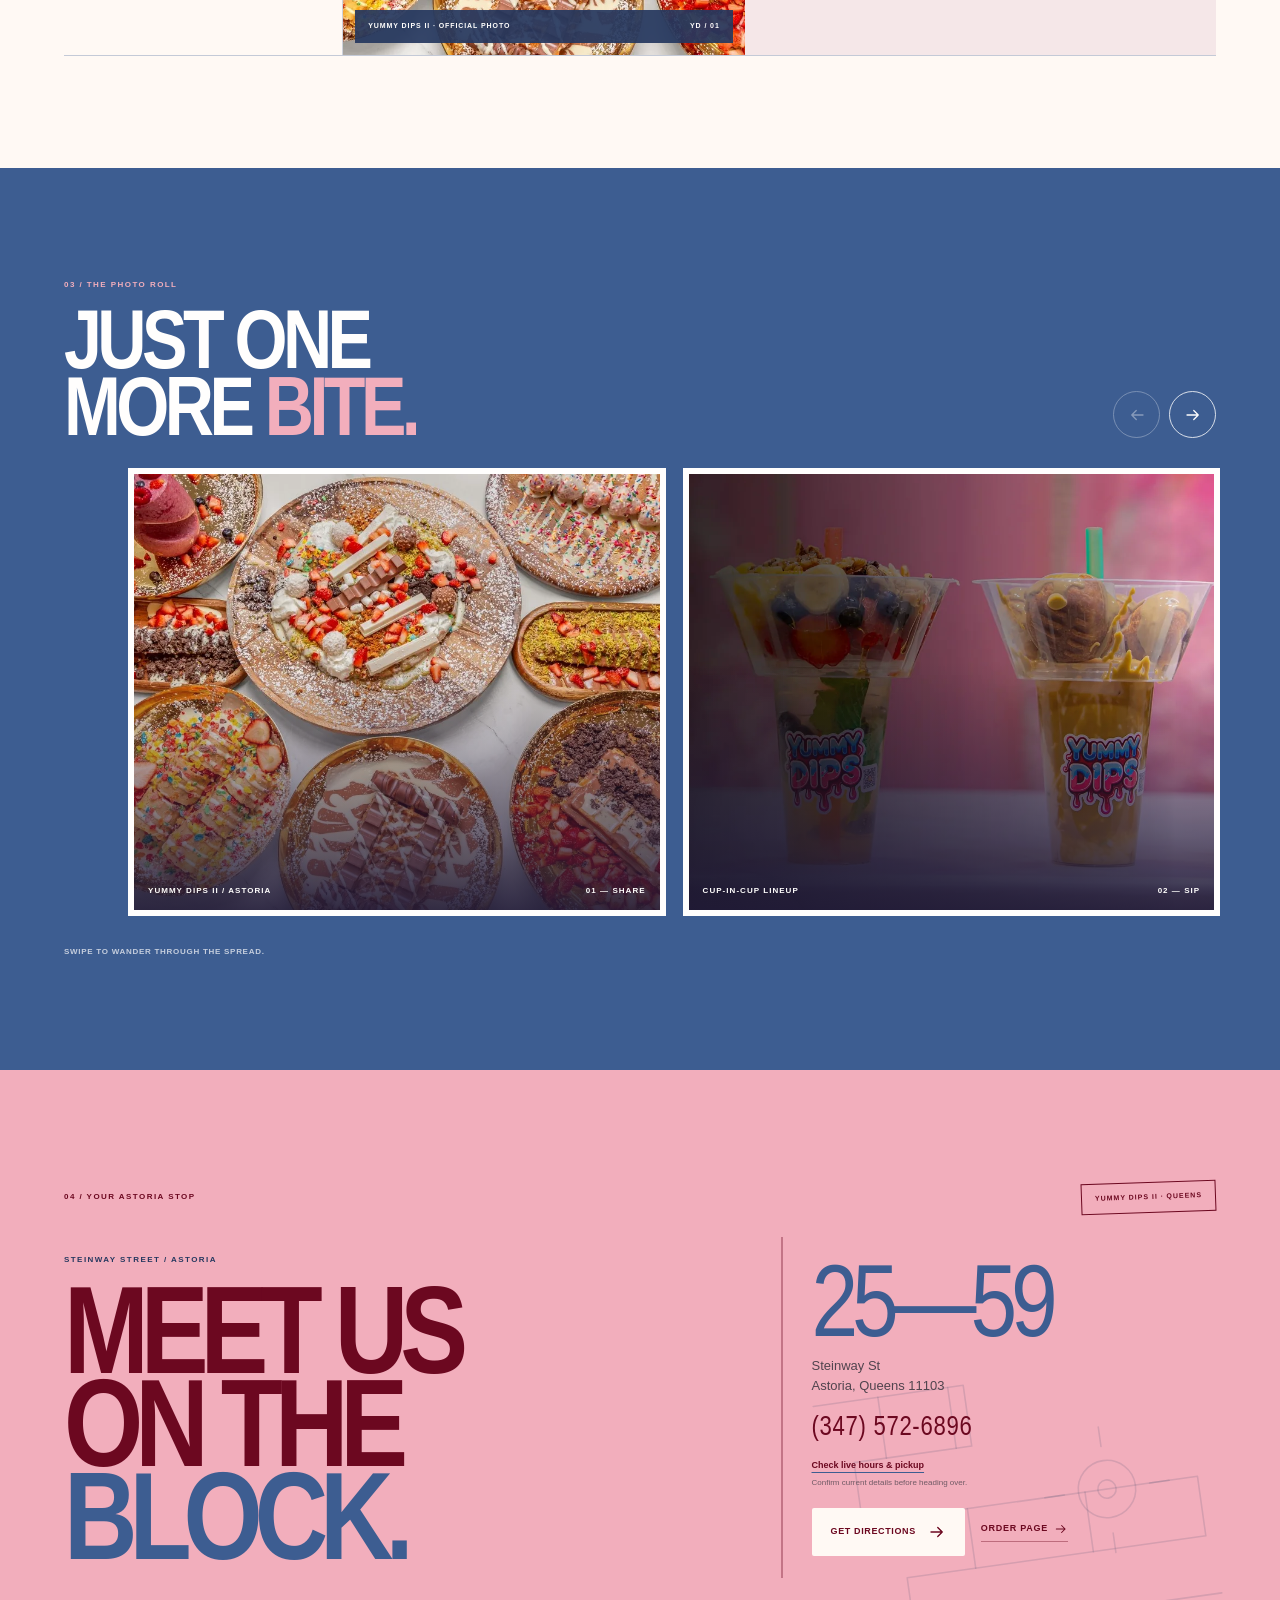
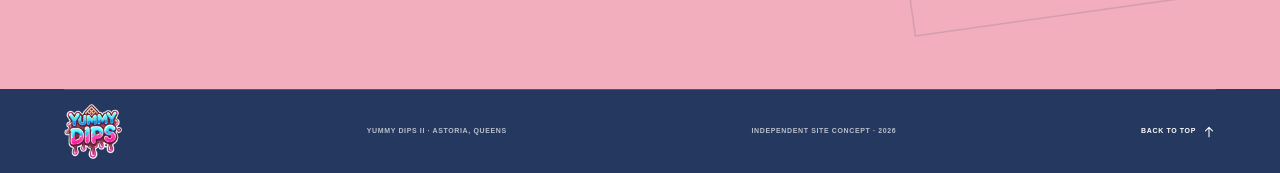
<file: yummydips/index.html>
<!doctype html>
<html lang="en">
<head>
  <meta charset="utf-8">
  <meta name="viewport" content="width=device-width, initial-scale=1">
  <meta name="theme-color" content="#6c0820">
  <meta name="description" content="Yummy Dips II on Steinway Street in Astoria, Queens. Browse dessert highlights and check the live order page for current pickup details.">
  <title>Yummy Dips II — Steinway Street, Astoria</title>
  <link rel="icon" type="image/webp" href="assets/yummy-dips-logo.webp">
  <link rel="preload" as="image" href="assets/steinway-dessert-spread.webp" fetchpriority="high">
  <link rel="stylesheet" href="styles.css">
  <script src="app.js" defer></script>
</head>
<body>
  <a class="skip-link" href="#main">Skip to content</a>

  <div class="utility-strip">
    <span>YUMMY DIPS II <i></i> STEINWAY STREET</span>
    <span class="utility-strip__middle">ASTORIA, QUEENS · 11103</span>
    <a href="https://toast.app/r/yummy-dips-expansion/order" target="_blank" rel="noopener noreferrer">Live order page <svg class="icon-arrow" viewBox="0 0 24 24" aria-hidden="true"><path d="M4 12h15m-6-6 6 6-6 6"/></svg></a>
  </div>

  <header class="site-header">
    <div class="nav-shell">
      <a class="brand" href="#top" aria-label="Yummy Dips II home">
        <img src="assets/yummy-dips-logo.webp" alt="" width="68" height="65">
        <span class="brand__place"><strong>YUMMY DIPS II</strong><small>ASTORIA · QUEENS</small></span>
      </a>
      <nav class="primary-nav" id="primary-nav" aria-label="Main navigation">
        <a href="#menu">Menu index</a>
        <a href="#photos">The photo roll</a>
        <a href="#visit">Steinway location</a>
        <a class="nav-pickup" href="https://toast.app/r/yummy-dips-expansion/order" target="_blank" rel="noopener noreferrer">Check live menu <svg class="icon-arrow" viewBox="0 0 24 24" aria-hidden="true"><path d="M4 12h15m-6-6 6 6-6 6"/></svg></a>
      </nav>
      <button class="menu-toggle" type="button" aria-label="Open navigation" aria-controls="primary-nav" aria-expanded="false">
        <svg viewBox="0 0 28 28" aria-hidden="true"><path class="toggle-line toggle-line--one" d="M4 8h20"/><path class="toggle-line toggle-line--two" d="M4 14h20"/><path class="toggle-line toggle-line--three" d="M4 20h20"/></svg>
      </button>
    </div>
  </header>

  <main id="main">
    <section class="poster" id="top" aria-labelledby="poster-title">
      <aside class="poster__rail" aria-label="Yummy Dips II, Astoria, Queens">
        <span class="poster__rail-top">YD II / ASTORIA</span>
        <span class="poster__rail-word">STEINWAY</span>
        <span class="poster__rail-bottom">QUEENS · 11103</span>
      </aside>
      <div class="poster__copy" data-reveal>
        <p class="poster__eyebrow"><span>01</span> 25-59 STEINWAY ST · ASTORIA</p>
        <h1 id="poster-title">SWEET<br><em>SIDE OF</em><br>STEINWAY.</h1>
        <p class="poster__lead">Crepes, waffles, ice cream, and signature drinks—Yummy Dips II brings the sweet stop to Astoria, Queens.</p>
        <div class="poster__actions">
          <a class="button button--berry" href="#menu">Pick a craving <svg class="icon-arrow" viewBox="0 0 24 24" aria-hidden="true"><path d="M4 12h15m-6-6 6 6-6 6"/></svg></a>
          <a class="poster__text-link" href="https://toast.app/r/yummy-dips-expansion/order" target="_blank" rel="noopener noreferrer">Check the live menu</a>
        </div>
        <div class="poster__ingredients"><span>CREPES</span><i></i><span>WAFFLES</span><i></i><span>ICE CREAM</span><i></i><span>DRINKS</span></div>
      </div>
      <div class="poster__visual" data-scroll-stage>
        <span class="poster__visual-type" aria-hidden="true">DIP!</span>
        <span class="poster__visual-number" aria-hidden="true">25—59</span>
        <figure class="poster__photo" data-scroll-card>
          <img src="assets/steinway-dessert-spread.webp" alt="An overhead spread of loaded dessert plates from Yummy Dips II." width="900" height="720" fetchpriority="high">
          <figcaption><span>THE STEINWAY SPREAD</span><strong>YUMMY DIPS II · ASTORIA</strong></figcaption>
        </figure>
        <div class="poster__badge" aria-label="Astoria, Queens">
          <span>ASTORIA<br>QUEENS</span>
          <svg viewBox="0 0 24 24" aria-hidden="true"><path d="M12 2.5 14.4 8l6-.9-3.4 5 4.4 4-6.1.1-1.8 5.7-2.7-5.5-5.9 1.2 3.2-5.1-4.5-3.8 6.1.2z"/></svg>
        </div>
        <p class="poster__photo-credit">OFFICIAL YUMMY DIPS II LISTING PHOTO</p>
      </div>
    </section>

    <div class="category-bar" aria-label="Yummy Dips menu categories">
      <div class="category-bar__track" aria-hidden="true"><span>CREPES</span><b></b><span>WAFFLES</span><b></b><span>ICE CREAM DIPS</span><b></b><span>CHEESECAKE</span><b></b><span>CUP-IN-CUP</span><b></b></div>
      <span class="sr-only">Crepes, waffles, ice cream dips, cheesecake, and cup-in-cup drinks.</span>
    </div>

    <section class="menu-index section-pad" id="menu" aria-labelledby="menu-title">
      <div class="page-width">
        <div class="menu-index__heading" data-reveal>
          <p class="section-number">02 / MENU INDEX</p>
          <h2 id="menu-title">PICK A<br><span>CRAVING.</span></h2>
          <p>Swipe through a few Yummy Dips menu highlights. For the current Astoria selection and pickup status, use Yummy Dips II’s live order page.</p>
        </div>

        <div class="menu-explorer" data-reveal>
          <div class="menu-tabs" role="tablist" aria-label="Browse Yummy Dips menu categories" aria-orientation="vertical">
            <button class="menu-tab is-active" id="tab-crepes" type="button" role="tab" aria-selected="true" aria-controls="menu-panel" tabindex="0" data-category="crepes"><span class="menu-tab__index">01</span><span>Crepes</span><svg viewBox="0 0 24 24" aria-hidden="true"><path d="M4 12h15m-6-6 6 6-6 6"/></svg></button>
            <button class="menu-tab" id="tab-waffles" type="button" role="tab" aria-selected="false" aria-controls="menu-panel" tabindex="-1" data-category="waffles"><span class="menu-tab__index">02</span><span>Waffles</span><svg viewBox="0 0 24 24" aria-hidden="true"><path d="M4 12h15m-6-6 6 6-6 6"/></svg></button>
            <button class="menu-tab" id="tab-dips" type="button" role="tab" aria-selected="false" aria-controls="menu-panel" tabindex="-1" data-category="dips"><span class="menu-tab__index">03</span><span>Ice cream dips</span><svg viewBox="0 0 24 24" aria-hidden="true"><path d="M4 12h15m-6-6 6 6-6 6"/></svg></button>
            <button class="menu-tab" id="tab-cheesecake" type="button" role="tab" aria-selected="false" aria-controls="menu-panel" tabindex="-1" data-category="cheesecake"><span class="menu-tab__index">04</span><span>Cheesecake</span><svg viewBox="0 0 24 24" aria-hidden="true"><path d="M4 12h15m-6-6 6 6-6 6"/></svg></button>
            <button class="menu-tab" id="tab-refreshers" type="button" role="tab" aria-selected="false" aria-controls="menu-panel" tabindex="-1" data-category="refreshers"><span class="menu-tab__index">05</span><span>Cup-in-cup</span><svg viewBox="0 0 24 24" aria-hidden="true"><path d="M4 12h15m-6-6 6 6-6 6"/></svg></button>
          </div>

          <div class="menu-panel" id="menu-panel" role="tabpanel" aria-labelledby="tab-crepes" tabindex="0" aria-live="polite">
            <figure class="menu-panel__visual">
              <img id="menu-image" src="assets/steinway-dessert-spread.webp" alt="An overhead spread of loaded dessert plates from Yummy Dips II." width="900" height="720" loading="lazy" decoding="async">
              <figcaption id="menu-image-caption"><span>YUMMY DIPS II · OFFICIAL PHOTO</span><span>YD / 01</span></figcaption>
              <span class="menu-panel__photo-stamp" aria-hidden="true">MENU<br>HIGHLIGHT</span>
            </figure>
            <div class="menu-panel__copy">
              <p class="menu-panel__kicker" id="menu-item-kicker">CREPE · SIGNATURE</p>
              <h3 id="menu-item-title">Yummy Dips Special</h3>
              <p id="menu-item-description">Milk chocolate, strawberries, blueberries, bananas, white-chocolate drizzle, and vanilla ice cream.</p>
              <p class="menu-panel__note">Brand-menu highlight. Check Yummy Dips II’s live order page for current location availability.</p>
              <a class="text-link" href="https://toast.app/r/yummy-dips-expansion/order" target="_blank" rel="noopener noreferrer">Check the Astoria menu <svg class="icon-arrow" viewBox="0 0 24 24" aria-hidden="true"><path d="M4 12h15m-6-6 6 6-6 6"/></svg></a>
            </div>
          </div>
        </div>
      </div>
    </section>

    <section class="photo-roll section-pad" id="photos" aria-labelledby="photo-roll-title">
      <div class="page-width">
        <div class="photo-roll__heading">
          <div><p class="section-number section-number--light">03 / THE PHOTO ROLL</p><h2 id="photo-roll-title">JUST ONE<br>MORE <span>BITE.</span></h2></div>
          <div class="photo-roll__controls" aria-label="Photo reel controls">
            <button type="button" data-photo-prev aria-label="Scroll photos left" aria-controls="photo-track"><svg viewBox="0 0 24 24" aria-hidden="true"><path d="M20 12H5m6 6-6-6 6-6"/></svg></button>
            <button type="button" data-photo-next aria-label="Scroll photos right" aria-controls="photo-track"><svg viewBox="0 0 24 24" aria-hidden="true"><path d="M4 12h15m-6-6 6 6-6 6"/></svg></button>
          </div>
        </div>
        <div class="photo-roll__track" id="photo-track" tabindex="0" aria-label="Swipe or scroll through Yummy Dips dessert photos">
          <figure class="photo-roll__item photo-roll__item--wide" data-reveal><img src="assets/steinway-dessert-spread.webp" alt="An overhead spread of loaded dessert plates from Yummy Dips II in Astoria." width="900" height="720" loading="lazy" decoding="async"><figcaption><span>YUMMY DIPS II / ASTORIA</span><span>01 — SHARE</span></figcaption></figure>
          <figure class="photo-roll__item photo-roll__item--slice" data-reveal><img src="assets/cup-in-cup-lineup.webp" alt="Yummy Dips cup-in-cup drinks and desserts against a bright pink background." width="2000" height="798" loading="lazy" decoding="async"><figcaption><span>CUP-IN-CUP LINEUP</span><span>02 — SIP</span></figcaption></figure>
          <figure class="photo-roll__item photo-roll__item--counter" data-reveal><img src="assets/cheesecake-trio.webp" alt="Three slices of Yummy Dips cheesecake with colorful, pistachio, and chocolate toppings." width="1800" height="1016" loading="lazy" decoding="async"><figcaption><span>CREAMY / CRUNCHY</span><span>03 — SLICE</span></figcaption></figure>
        </div>
        <p class="photo-roll__hint">Swipe to wander through the spread.</p>
      </div>
    </section>

    <section class="steinway-note section-pad" id="visit" aria-labelledby="steinway-title">
      <div class="page-width">
        <div class="steinway-note__top" data-reveal>
          <p class="section-number">04 / YOUR ASTORIA STOP</p>
          <span class="steinway-note__stamp">YUMMY DIPS II · QUEENS</span>
        </div>
        <div class="steinway-note__layout" data-reveal>
          <div class="steinway-note__headline">
            <p class="steinway-note__label">STEINWAY STREET / ASTORIA</p>
            <h2 id="steinway-title">MEET US<br>ON THE <em>BLOCK.</em></h2>
          </div>
          <div class="steinway-note__details">
            <p class="steinway-note__number">25—59</p>
            <p class="steinway-note__address">Steinway St<br>Astoria, Queens 11103</p>
            <a class="steinway-note__phone" href="tel:+13475726896">(347) 572-6896</a>
            <p class="steinway-note__hours"><a href="https://toast.app/r/yummy-dips-expansion/order" target="_blank" rel="noopener noreferrer">Check live hours &amp; pickup</a><span>Confirm current details before heading over.</span></p>
            <div class="steinway-note__actions">
              <a class="button button--cream" href="https://www.google.com/maps/search/?api=1&amp;query=25-59+Steinway+St+Astoria+NY+11103" target="_blank" rel="noopener noreferrer">Get directions <svg class="icon-arrow" viewBox="0 0 24 24" aria-hidden="true"><path d="M4 12h15m-6-6 6 6-6 6"/></svg></a>
              <a class="steinway-note__pickup" href="https://toast.app/r/yummy-dips-expansion/order" target="_blank" rel="noopener noreferrer">Order page <svg class="icon-arrow" viewBox="0 0 24 24" aria-hidden="true"><path d="M4 12h15m-6-6 6 6-6 6"/></svg></a>
            </div>
          </div>
        </div>
        <svg class="steinway-note__route" viewBox="0 0 360 220" aria-hidden="true"><path d="M28 15h116v47H53v47h259v46H81v45h237"/><path d="M78 15v47m54-47v47m93 47v46m-91-46v46"/><circle cx="242" cy="109" r="7"/><circle cx="242" cy="109" r="22"/><path d="M242 76v-15m0 97v-15m-33-34h-15m96 0h-15"/></svg>
      </div>
    </section>
  </main>

  <footer class="site-footer">
    <div class="site-footer__inner page-width">
      <a class="footer-brand" href="#top" aria-label="Back to top"><img src="assets/yummy-dips-logo.webp" alt="Yummy Dips" width="70" height="67" loading="lazy"></a>
      <span>YUMMY DIPS II · ASTORIA, QUEENS</span>
      <span>Independent site concept · 2026</span>
      <a class="footer-top-link" href="#top">Back to top <svg viewBox="0 0 24 24" aria-hidden="true"><path d="M12 20V4m-6 6 6-6 6 6"/></svg></a>
    </div>
  </footer>
</body>
</html>
</file>
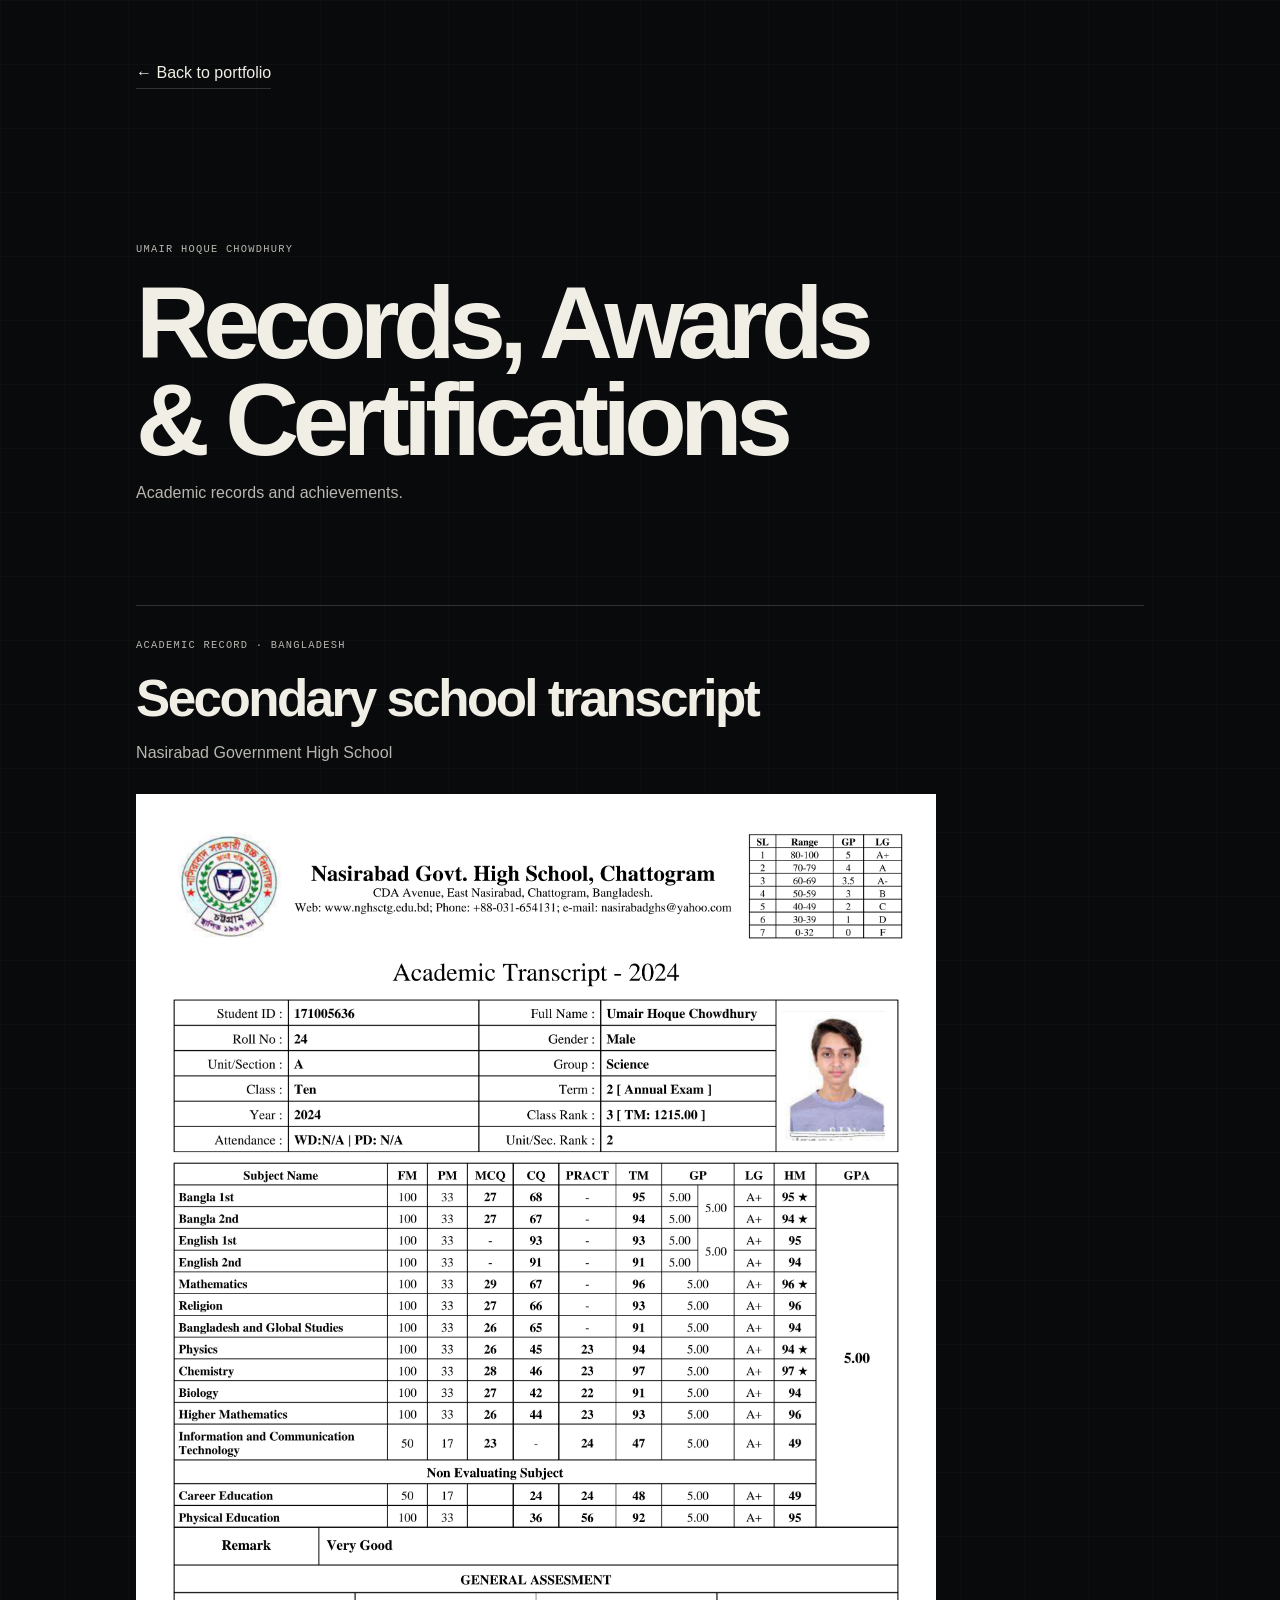
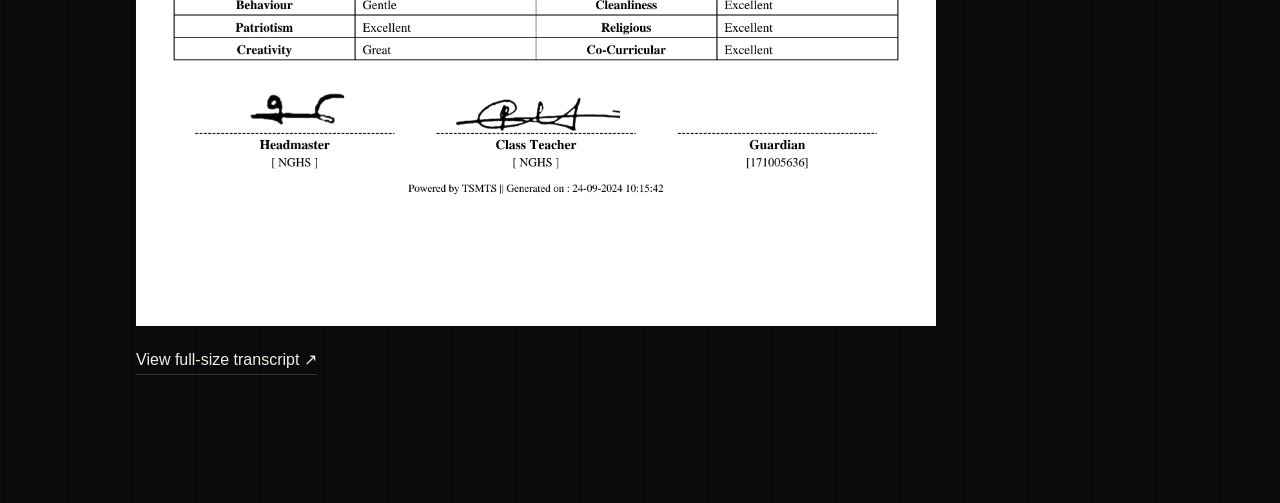
<file: awards.html>
<!doctype html>
<html lang="en">
<head>
  <meta charset="utf-8">
  <meta name="viewport" content="width=device-width, initial-scale=1">
  <meta name="theme-color" content="#090a0c">
  <title>Records, Awards &amp; Certifications — Umair Hoque Chowdhury</title>
  <meta name="description" content="Academic records, awards and certifications of Umair Hoque Chowdhury.">
  <link rel="canonical" href="https://umairhoquechowdhury.site/awards.html">
  <link rel="icon" href="./favicon.ico" sizes="any">
  <link rel="stylesheet" href="./styles.css?v=20261029-records">
</head>
<body>
  <main class="records-page">
    <a class="records-back" href="./index.html#contact">← Back to portfolio</a>
    <header class="records-header">
      <p class="eyebrow">Umair Hoque Chowdhury</p>
      <h1>Records, Awards &amp; Certifications</h1>
      <p>Academic records and achievements.</p>
    </header>
    <section class="records-section" aria-labelledby="transcript-title">
      <p class="eyebrow">Academic record · Bangladesh</p>
      <h2 id="transcript-title">Secondary school transcript</h2>
      <p>Nasirabad Government High School</p>
      <a class="records-image" href="./bangladesh-transcript.jpg" target="_blank" rel="noopener noreferrer" aria-label="Open Bangladesh secondary school transcript in a new tab">
        <img src="./bangladesh-transcript.jpg" alt="Umair Hoque Chowdhury's secondary school transcript from Nasirabad Government High School, Bangladesh">
      </a>
      <a class="records-link" href="./bangladesh-transcript.jpg" target="_blank" rel="noopener noreferrer">View full-size transcript ↗</a>
    </section>
  </main>
</body>
</html>
</file>
<file: ayatnyc/styles.css>
@charset "UTF-8";

:root {
  color-scheme: light;
  --paper: #f6f1e5;
  --paper-deep: #e9dec7;
  --cream: #fbf6e9;
  --forest: #263a30;
  --forest-deep: #1d3027;
  --forest-soft: #435548;
  --olive: #6e7658;
  --tomato: #b9543c;
  --tomato-dark: #923b2a;
  --sun: #dfb85e;
  --ink: #26362c;
  --muted: #5f685a;
  --line: rgba(38, 54, 44, .18);
  --serif: "Iowan Old Style", "Baskerville", "Palatino Linotype", "Book Antiqua", Georgia, serif;
  --sans: "Helvetica Neue", Helvetica, Arial, sans-serif;
  --page-width: 1320px;
  --radius: 22px;
  --ease: cubic-bezier(.2, .72, .25, 1);
}

* { box-sizing: border-box; }
html { scroll-behavior: smooth; scroll-padding-top: 108px; }
body {
  margin: 0;
  min-width: 320px;
  background: var(--paper);
  color: var(--ink);
  font-family: var(--sans);
  font-size: 16px;
  line-height: 1.55;
  -webkit-font-smoothing: antialiased;
  text-rendering: optimizeLegibility;
}
body.nav-open { overflow: hidden; }
img { display: block; max-width: 100%; }
svg { display: block; }
a { color: inherit; }
button, a { -webkit-tap-highlight-color: transparent; }
a:focus-visible, button:focus-visible {
  outline: 3px solid var(--tomato);
  outline-offset: 4px;
}
::selection { background: var(--sun); color: var(--forest-deep); }

.skip-link {
  position: fixed;
  z-index: 1000;
  top: 12px;
  left: 12px;
  padding: 12px 18px;
  transform: translateY(-160%);
  border-radius: 8px;
  background: var(--cream);
  color: var(--forest-deep);
  font-weight: 700;
  box-shadow: 0 5px 24px rgba(0,0,0,.2);
}
.skip-link:focus { transform: translateY(0); }
.page-width { width: min(var(--page-width), calc(100% - 11vw)); margin-inline: auto; }
.section-pad { padding-block: clamp(82px, 10vw, 148px); }

/* Small editorial ribbon and navigation */
.announcement {
  min-height: 32px;
  padding: 5px 16px;
  display: flex;
  justify-content: center;
  align-items: center;
  background: var(--tomato);
  color: var(--cream);
  font-size: 10px;
  font-weight: 750;
  letter-spacing: .16em;
  line-height: 1.2;
  text-transform: uppercase;
}
.announcement__inner { display: flex; align-items: center; justify-content: center; gap: clamp(12px, 2vw, 26px); }
.mini-star { width: 10px; height: 10px; fill: currentColor; flex: 0 0 auto; }
.site-header {
  position: sticky;
  top: 0;
  z-index: 50;
  background: rgba(246, 241, 229, .96);
  border-bottom: 1px solid rgba(38, 54, 44, .08);
  backdrop-filter: blur(16px);
  -webkit-backdrop-filter: blur(16px);
}
.nav-shell {
  position: relative;
  width: min(1440px, calc(100% - 9vw));
  min-height: 84px;
  margin: 0 auto;
  display: flex;
  align-items: center;
  justify-content: space-between;
  gap: 28px;
}
.brand, .footer-brand {
  display: inline-flex;
  align-items: center;
  gap: 12px;
  color: var(--forest);
  text-decoration: none;
}
.brand { flex: 0 0 auto; }
.brand__mark { width: 48px; height: 48px; border-radius: 50%; object-fit: contain; }
.brand__words, .footer-brand span { display: grid; line-height: 1; }
.brand__words strong, .footer-brand strong {
  font-family: var(--serif);
  font-size: 22px;
  font-weight: 700;
  letter-spacing: .06em;
}
.brand__words small, .footer-brand small {
  margin-top: 5px;
  font-size: 9px;
  font-weight: 800;
  letter-spacing: .17em;
}
.primary-nav { display: flex; align-items: center; gap: clamp(18px, 2.5vw, 38px); }
.primary-nav > a:not(.nav-order) {
  position: relative;
  padding: 12px 0;
  color: #39483c;
  font-size: 12px;
  font-weight: 700;
  letter-spacing: .055em;
  text-decoration: none;
}
.primary-nav > a:not(.nav-order)::after {
  position: absolute;
  right: 0;
  bottom: 6px;
  left: 0;
  height: 1px;
  background: var(--tomato);
  content: "";
  transform: scaleX(0);
  transform-origin: right;
  transition: transform .28s var(--ease);
}
.primary-nav > a:not(.nav-order):hover::after,
.primary-nav > a:not(.nav-order):focus-visible::after { transform: scaleX(1); transform-origin: left; }
.nav-order {
  display: inline-flex;
  align-items: center;
  gap: 12px;
  min-height: 46px;
  padding: 0 18px;
  border: 1px solid var(--forest);
  border-radius: 999px;
  color: var(--forest);
  font-size: 12px;
  font-weight: 800;
  letter-spacing: .04em;
  text-decoration: none;
  transition: color .25s ease, background .25s ease, transform .25s var(--ease);
}
.nav-order:hover { background: var(--forest); color: var(--cream); transform: translateY(-2px); }
.icon-arrow { width: 19px; height: 19px; flex: 0 0 auto; fill: none; stroke: currentColor; stroke-width: 1.7; stroke-linecap: round; stroke-linejoin: round; transition: transform .25s var(--ease); }
a:hover .icon-arrow { transform: translateX(3px); }
.menu-toggle { display: none; }

/* Hero: deep olive, warm plate, scroll-responsive food artwork */
.hero {
  position: relative;
  isolation: isolate;
  min-height: min(850px, max(650px, calc(100svh - 116px)));
  padding: clamp(66px, 7vw, 108px) max(5.5vw, calc((100vw - 1320px) / 2)) 74px;
  display: grid;
  grid-template-columns: minmax(0, .93fr) minmax(0, 1.07fr);
  align-items: center;
  gap: clamp(22px, 4.3vw, 68px);
  overflow: hidden;
  background: var(--forest);
  color: var(--cream);
}
.hero::before, .hero::after { position: absolute; z-index: -1; pointer-events: none; content: ""; }
.hero::before {
  inset: 0;
  opacity: .23;
  background-image: radial-gradient(rgba(250, 245, 229, .23) .7px, transparent .8px);
  background-size: 17px 17px;
  mask-image: linear-gradient(110deg, black, transparent 80%);
}
.hero::after {
  width: 51vw;
  height: 51vw;
  min-width: 560px;
  min-height: 560px;
  right: -23vw;
  top: -27vw;
  border: 1px solid rgba(246,241,229,.1);
  border-radius: 50%;
  box-shadow: 0 0 0 42px rgba(246,241,229,.035), 0 0 0 98px rgba(246,241,229,.025);
}
.hero__texture { position: absolute; inset: 0; z-index: -1; pointer-events: none; background: radial-gradient(ellipse at 76% 48%, rgba(240, 198, 112, .11), transparent 42%); }
.hero__copy { position: relative; z-index: 3; align-self: center; padding-bottom: 18px; }
.eyebrow {
  display: flex;
  align-items: center;
  gap: 11px;
  margin: 0 0 22px;
  color: var(--tomato-dark);
  font-size: 10px;
  font-weight: 850;
  letter-spacing: .19em;
  line-height: 1.3;
  text-transform: uppercase;
}
.eyebrow--light { color: #e8c878; }
.eyebrow__rule { width: 24px; height: 1px; flex: 0 0 auto; background: currentColor; }
.eyebrow__dot { width: 4px; height: 4px; border-radius: 50%; background: currentColor; }
.hero h1, .story-section h2, .menu-section h2, .gather-section h2, .visit-section h2 {
  margin: 0;
  font-family: var(--serif);
  font-weight: 500;
  letter-spacing: -.065em;
}
.hero h1 {
  max-width: 680px;
  font-size: clamp(4.45rem, 8.25vw, 8.5rem);
  line-height: .82;
}
.hero h1 em, .story-section h2 em, .menu-section h2 em, .gather-section h2 em, .visit-section h2 em { font-weight: 500; }
.hero h1 em { color: var(--sun); }
.hero__lead { max-width: 430px; margin: 29px 0 0; color: rgba(251, 246, 233, .83); font-size: clamp(16px, 1.35vw, 19px); line-height: 1.6; }
.hero__actions, .menu-section__actions, .visit-actions { display: flex; flex-wrap: wrap; align-items: center; gap: 12px; }
.hero__actions { margin-top: 31px; }
.button {
  position: relative;
  display: inline-flex;
  min-height: 52px;
  align-items: center;
  justify-content: center;
  gap: 18px;
  padding: 0 21px;
  border: 1px solid transparent;
  border-radius: 999px;
  font-family: var(--sans);
  font-size: 12px;
  font-weight: 800;
  letter-spacing: .035em;
  line-height: 1;
  text-decoration: none;
  transition: color .24s ease, background .24s ease, border-color .24s ease, transform .24s var(--ease), box-shadow .24s ease;
}
.button:hover { transform: translateY(-3px); box-shadow: 0 9px 24px rgba(0,0,0,.11); }
.button--cream { background: var(--cream); color: var(--forest-deep); }
.button--cream:hover { background: #fffdf7; }
.button--outline-light { border-color: rgba(251,246,233,.48); color: var(--cream); }
.button--outline-light:hover { border-color: var(--cream); background: rgba(251,246,233,.08); }
.button--dark { background: var(--forest); color: var(--cream); }
.button--dark:hover { background: #364d3f; }
.button--outline-dark { border-color: rgba(38,54,44,.45); color: var(--forest); }
.button--outline-dark:hover { background: var(--forest); color: var(--cream); }
.hero__promise { display: flex; align-items: center; gap: 12px; margin-top: 41px; }
.promise-icon { width: 37px; height: 37px; display: grid; place-items: center; border: 1px solid rgba(251,246,233,.32); border-radius: 50%; }
.promise-icon svg { width: 22px; height: 22px; fill: none; stroke: var(--sun); stroke-width: 1.4; stroke-linecap: round; stroke-linejoin: round; }
.hero__promise strong, .hero__promise small { display: block; }
.hero__promise strong { font-family: var(--serif); font-size: 15px; font-weight: 500; }
.hero__promise small { margin-top: 3px; color: rgba(251,246,233,.64); font-size: 10px; letter-spacing: .04em; }
.hero__visual { position: relative; z-index: 2; min-width: 0; min-height: clamp(455px, 48vw, 650px); display: grid; place-items: center; perspective: 1100px; transform-style: preserve-3d; }
.hero__halo { position: absolute; width: 93%; aspect-ratio: 1; border-radius: 50%; background: radial-gradient(circle, rgba(222,183,95,.13), rgba(222,183,95,.06) 51%, transparent 72%); }
.hero__sun {
  position: absolute;
  left: 50%;
  top: 51%;
  width: min(83%, 548px);
  aspect-ratio: 1;
  border-radius: 50%;
  background: radial-gradient(circle, #e4c779 0 57%, #bd6846 57.3% 59%, #dfb85e 59.4% 66%, rgba(223,184,94,.08) 66.5% 69%, transparent 69.6%);
  transform: translate(-50%, -50%) rotate(-13deg);
  filter: saturate(.88);
}
.hero__orbit { position: absolute; left: 50%; top: 51%; width: min(97%, 635px); aspect-ratio: 1; border: 1px dashed rgba(251,246,233,.27); border-radius: 50%; transform: translate(-50%, -50%) rotate(12deg); }
.hero__food {
  position: absolute;
  z-index: 2;
  top: 51%;
  left: 50%;
  width: min(116%, 735px);
  height: auto;
  transform: translate3d(calc(-50% + var(--food-x, 0px)), calc(-50% + var(--food-y, 0px)), 0) rotateX(calc(var(--food-rotate-x, 10deg) + var(--pointer-rotate-x, 0deg))) rotateY(calc(var(--food-rotate-y, -10deg) + var(--pointer-rotate-y, 0deg))) rotateZ(var(--food-rotate-z, -4deg)) scale(var(--food-scale, 1));
  transform-origin: 50% 56%;
  transform-style: preserve-3d;
  filter: drop-shadow(0 35px 29px rgba(8, 17, 12, .36));
  will-change: transform;
  transition: filter .35s ease;
}
.hero__stamp { position: absolute; z-index: 3; top: 7%; right: 6%; width: clamp(112px, 13vw, 172px); filter: drop-shadow(0 10px 18px rgba(0,0,0,.16)); transform: rotate(8deg); }
.hero__stamp svg { width: 100%; height: auto; overflow: visible; animation: stamp-drift 9s ease-in-out infinite; }
.hero__stamp circle:first-of-type { fill: var(--tomato); stroke: var(--cream); stroke-width: 1.5; }
.hero__stamp .stamp-inner { fill: none; stroke: rgba(251,246,233,.42); stroke-width: 1; }
.hero__stamp text { fill: var(--cream); font-family: var(--sans); font-size: 8px; font-weight: 800; letter-spacing: 1.25px; }
.hero__stamp .stamp-flower { fill: var(--sun); }
.hero__stamp .stamp-core { fill: var(--cream); }
.hero__share-tag { position: absolute; z-index: 4; left: 2%; bottom: 14%; display: flex; align-items: center; gap: 8px; padding: 10px 16px 10px 12px; border-radius: 999px; background: var(--cream); color: var(--forest); box-shadow: 0 8px 18px rgba(0,0,0,.18); font-size: 11px; font-weight: 850; letter-spacing: .06em; text-transform: uppercase; transform: rotate(-5deg); }
.hero__share-tag svg { width: 19px; height: 19px; fill: none; stroke: var(--tomato); stroke-width: 1.6; stroke-linecap: round; stroke-linejoin: round; }
.hero__concept { position: absolute; z-index: 3; right: 0; bottom: 1%; max-width: 225px; margin: 0; color: rgba(251,246,233,.64); font-size: 9px; line-height: 1.5; text-align: right; }
.hero__concept span { display: inline-block; margin-bottom: 2px; color: var(--sun); font-size: 9px; font-weight: 850; letter-spacing: .14em; text-transform: uppercase; }
.hero__scroll { position: absolute; bottom: 25px; left: max(5.5vw, calc((100vw - 1320px) / 2)); display: inline-flex; align-items: center; gap: 11px; color: rgba(251,246,233,.75); font-size: 9px; font-weight: 800; letter-spacing: .16em; text-decoration: none; text-transform: uppercase; }
.hero__scroll svg { width: 17px; height: 17px; fill: none; stroke: var(--sun); stroke-width: 1.6; stroke-linecap: round; stroke-linejoin: round; transition: transform .25s ease; }
.hero__scroll:hover svg { transform: translateY(4px); }
@keyframes stamp-drift { 0%,100% { transform: rotate(-2deg) translateY(0); } 50% { transform: rotate(2deg) translateY(-5px); } }

/* Three-point brand promise */
.promise-strip {
  min-height: 77px;
  padding: 15px 8vw;
  display: flex;
  align-items: center;
  justify-content: center;
  gap: clamp(18px, 4.5vw, 70px);
  background: var(--sun);
  color: var(--forest-deep);
}
.promise-strip__item { font-family: var(--serif); font-size: clamp(14px, 1.55vw, 20px); font-style: italic; letter-spacing: -.015em; white-space: nowrap; }
.promise-strip__mark { width: 14px; height: 14px; fill: none; stroke: var(--tomato-dark); stroke-width: 1.5; flex: 0 0 auto; }

/* Story */
.story-section { background: var(--paper); }
.story-section__grid { display: grid; grid-template-columns: minmax(0, .92fr) minmax(390px, 1.08fr); align-items: center; gap: clamp(52px, 10vw, 150px); }
.story-section__copy { max-width: 555px; }
.story-section h2, .menu-section h2, .visit-section h2 { font-size: clamp(3.2rem, 6vw, 6.2rem); line-height: .93; }
.story-section h2 em, .menu-section h2 em { color: var(--tomato); }
.story-section .body-large, .menu-section .body-large { max-width: 530px; margin: 28px 0 16px; color: var(--forest); font-family: var(--serif); font-size: clamp(19px, 2vw, 24px); line-height: 1.38; }
.story-section__copy > p:not(.eyebrow):not(.body-large) { max-width: 500px; color: var(--muted); font-size: 14px; line-height: 1.8; }
.text-link { display: inline-flex; align-items: center; gap: 13px; margin-top: 17px; padding-bottom: 6px; border-bottom: 1px solid rgba(38,54,44,.38); color: var(--forest); font-size: 12px; font-weight: 850; letter-spacing: .035em; text-decoration: none; transition: border-color .2s ease, color .2s ease; }
.text-link:hover { border-color: var(--tomato); color: var(--tomato-dark); }
.photo-frame { position: relative; margin: 0; overflow: visible; }
.story-section__photo { min-height: 530px; height: min(56vw, 680px); border-radius: 46% 46% 18px 18px / 36% 36% 18px 18px; background: var(--paper-deep); }
.story-section__photo > img { width: 100%; height: 100%; border-radius: inherit; object-fit: cover; object-position: 53% center; }
.story-section__photo::before { position: absolute; z-index: 1; inset: 13px -13px -13px 13px; border: 1px solid rgba(185,84,60,.58); border-radius: inherit; content: ""; pointer-events: none; }
.story-section__photo figcaption { position: absolute; z-index: 2; right: 18px; bottom: 18px; left: 18px; display: flex; align-items: center; justify-content: space-between; padding: 12px 15px; border-radius: 4px; background: rgba(251,246,233,.94); color: var(--forest); font-size: 9px; font-weight: 850; letter-spacing: .14em; }
.photo-caption-mark { width: 20px; height: 20px; border: 1px solid rgba(38,54,44,.28); border-radius: 50%; display: grid; place-items: center; }
.photo-caption-mark svg { width: 10px; height: 10px; fill: none; stroke: var(--tomato); stroke-width: 1.5; }
.photo-sticker { position: absolute; z-index: 3; top: 15%; left: -48px; width: 104px; height: 104px; display: flex; flex-direction: column; align-items: center; justify-content: center; gap: 5px; border: 1px solid var(--cream); border-radius: 50%; background: var(--tomato); color: var(--cream); font-family: var(--serif); font-size: 15px; font-style: italic; line-height: 1; text-align: center; transform: rotate(-9deg); box-shadow: 0 7px 18px rgba(49,46,31,.12); }
.photo-sticker svg { width: 16px; height: 16px; fill: none; stroke: var(--sun); stroke-width: 1.5; }

/* Menu cards */
.menu-section { background: var(--paper-deep); }
.menu-section__intro { display: grid; grid-template-columns: 1.1fr .7fr; align-items: end; gap: clamp(40px, 8vw, 120px); margin-bottom: 48px; }
.menu-section__intro .eyebrow { margin-bottom: 20px; }
.menu-section__sidecopy { max-width: 440px; padding-bottom: 5px; }
.menu-section__sidecopy .body-large { margin: 0 0 10px; }
.menu-cards { display: grid; grid-template-columns: repeat(3, minmax(0,1fr)); gap: 18px; align-items: stretch; }
.menu-card { overflow: hidden; border-radius: var(--radius); background: var(--cream); transition: transform .35s var(--ease), box-shadow .35s ease; }
.menu-card:hover { transform: translateY(-7px); box-shadow: 0 20px 45px rgba(47,54,42,.13); }
.menu-card__image { position: relative; height: clamp(210px, 24vw, 330px); overflow: hidden; background: #d4c7a8; }
.menu-card__image::after { position: absolute; inset: 0; background: linear-gradient(180deg, rgba(0,0,0,.1), transparent 40%, rgba(0,0,0,.08)); content: ""; pointer-events: none; }
.menu-card__image img { width: 100%; height: 100%; object-fit: cover; transition: transform .7s var(--ease); }
.menu-card:hover .menu-card__image img { transform: scale(1.045); }
.menu-card:nth-child(1) .menu-card__image img { object-position: center 45%; }
.menu-card:nth-child(2) .menu-card__image img { object-position: center; }
.menu-card:nth-child(3) .menu-card__image img { object-position: 50% 53%; }
.menu-card__number { position: absolute; z-index: 1; top: 15px; right: 15px; width: 37px; height: 37px; display: grid; place-items: center; border: 1px solid rgba(251,246,233,.74); border-radius: 50%; background: rgba(38,58,48,.76); color: var(--cream); font-family: var(--serif); font-size: 13px; font-style: italic; }
.menu-card__copy { min-height: 210px; padding: 24px clamp(20px, 2.5vw, 34px) 30px; }
.menu-card__kicker { margin: 0 0 12px; color: var(--tomato-dark); font-size: 9px; font-weight: 850; letter-spacing: .15em; }
.menu-card h3 { margin: 0; color: var(--forest); font-family: var(--serif); font-size: clamp(24px, 2.4vw, 32px); font-weight: 500; letter-spacing: -.035em; line-height: 1.12; }
.menu-card__copy > p:last-child { max-width: 340px; margin: 12px 0 0; color: var(--muted); font-size: 13px; line-height: 1.7; }
.menu-section__footnote { display: flex; align-items: flex-start; gap: 10px; max-width: 780px; margin: 28px auto 0; color: #656b5b; }
.menu-section__footnote svg { width: 17px; height: 17px; margin-top: 2px; flex: 0 0 auto; fill: none; stroke: var(--tomato-dark); stroke-width: 1.6; stroke-linecap: round; stroke-linejoin: round; }
.menu-section__footnote p { margin: 0; font-size: 11px; line-height: 1.6; }
.menu-section__actions { justify-content: center; margin-top: 28px; }

/* Family-style gathering feature */
.gather-section { position: relative; overflow: hidden; padding-block: clamp(76px, 9.5vw, 132px); background: var(--tomato); color: var(--cream); }
.gather-section::before { position: absolute; width: 400px; height: 400px; top: -240px; left: 47%; border: 1px solid rgba(251,246,233,.2); border-radius: 50%; box-shadow: 0 0 0 35px rgba(251,246,233,.06), 0 0 0 70px rgba(251,246,233,.04); content: ""; }
.gather-section__grid { position: relative; display: grid; grid-template-columns: minmax(0, 1.05fr) minmax(320px, .8fr); align-items: center; gap: clamp(48px, 8vw, 120px); }
.gather-section__photo { position: relative; margin: 0; height: clamp(310px, 38vw, 500px); overflow: hidden; border-radius: 4px 140px 4px 4px; background: #644a31; }
.gather-section__photo::after { position: absolute; inset: 0; background: linear-gradient(0deg, rgba(28,36,28,.54), transparent 45%); content: ""; }
.gather-section__photo img { width: 100%; height: 100%; object-fit: cover; object-position: center 50%; transition: transform .8s var(--ease); }
.gather-section__photo:hover img { transform: scale(1.035); }
.gather-section__photo figcaption { position: absolute; z-index: 1; right: 22px; bottom: 19px; left: 22px; display: flex; justify-content: space-between; gap: 15px; color: var(--cream); font-size: 9px; font-weight: 850; letter-spacing: .14em; }
.gather-section__copy { position: relative; max-width: 500px; }
.gather-section h2 { margin: 0; font-size: clamp(3.5rem, 6.2vw, 6.5rem); line-height: .91; }
.gather-section h2 em { color: #f4d98e; }
.gather-section__copy > p:not(.eyebrow) { max-width: 430px; margin: 27px 0 26px; color: rgba(251,246,233,.83); font-size: 15px; line-height: 1.75; }
.gather-section__scribble { position: absolute; right: 5px; bottom: -39px; width: 105px; transform: rotate(-5deg); }
.gather-section__scribble svg { width: 100%; fill: none; stroke: rgba(251,246,233,.45); stroke-width: 1.4; stroke-linecap: round; }

/* Location */
.visit-section { overflow: hidden; background: var(--forest-deep); color: var(--cream); }
.visit-section__grid { display: grid; grid-template-columns: minmax(0, .9fr) minmax(380px, .92fr); align-items: center; gap: clamp(52px, 9vw, 130px); }
.visit-section h2 { font-size: clamp(3.4rem, 6.2vw, 6.3rem); line-height: .9; }
.visit-section h2 em { color: var(--sun); }
.visit-section__intro { max-width: 455px; margin: 24px 0 26px; color: rgba(251,246,233,.77); font-size: 14px; line-height: 1.75; }
.visit-details { display: grid; gap: 17px; margin: 0; padding: 0; list-style: none; }
.visit-details li { display: flex; align-items: flex-start; gap: 13px; }
.visit-details__icon { width: 36px; height: 36px; flex: 0 0 auto; display: grid; place-items: center; border: 1px solid rgba(251,246,233,.28); border-radius: 50%; color: var(--sun); }
.visit-details__icon svg { width: 18px; height: 18px; fill: none; stroke: currentColor; stroke-width: 1.55; stroke-linecap: round; stroke-linejoin: round; }
.visit-details li strong, .visit-details li small { display: block; }
.visit-details li strong { padding-top: 1px; font-size: 13px; font-weight: 750; letter-spacing: .015em; }
.visit-details li small { margin-top: 4px; color: rgba(251,246,233,.59); font-size: 10px; letter-spacing: .035em; }
.visit-details a { text-decoration: none; }
.visit-details a:hover { color: var(--sun); }
.visit-actions { margin-top: 30px; }
.visit-call { display: inline-flex; align-items: center; gap: 11px; padding: 12px 7px; color: var(--cream); font-size: 12px; font-weight: 800; text-decoration: none; }
.visit-call:hover { color: var(--sun); }
.visit-section__photo { position: relative; min-height: 510px; height: min(58vw, 690px); margin: 0; overflow: hidden; border-radius: 210px 210px 8px 8px; background: #617059; }
.visit-section__photo > img { width: 100%; height: 100%; object-fit: cover; object-position: center; }
.visit-section__photo::after { position: absolute; inset: 40% 0 0; background: linear-gradient(0deg, rgba(20,36,28,.72), transparent); content: ""; pointer-events: none; }
.visit-section__photo figcaption { position: absolute; z-index: 1; right: 22px; bottom: 19px; left: 22px; display: flex; justify-content: space-between; gap: 15px; color: var(--cream); font-size: 9px; font-weight: 850; letter-spacing: .13em; }
.visit-photo__pin { position: absolute; z-index: 2; top: 11%; right: 9%; width: 106px; height: 106px; display: flex; flex-direction: column; align-items: center; justify-content: center; gap: 4px; border-radius: 50%; background: var(--sun); color: var(--forest-deep); box-shadow: 0 8px 24px rgba(0,0,0,.19); font-size: 8px; font-weight: 850; letter-spacing: .1em; line-height: 1.25; text-align: center; transform: rotate(5deg); }
.visit-photo__pin svg { width: 21px; height: 26px; fill: none; stroke: var(--tomato-dark); stroke-width: 1.8; stroke-linecap: round; stroke-linejoin: round; }
.hours-note { margin-top: 30px; color: rgba(251,246,233,.49); font-size: 10px; letter-spacing: .025em; }

/* Footer */
.site-footer { background: #17271f; color: var(--cream); }
.site-footer__main { display: grid; grid-template-columns: 1.3fr .75fr .9fr auto; gap: clamp(28px, 5vw, 74px); padding-block: 62px 48px; }
.footer-brand { color: var(--cream); }
.footer-brand img { width: 58px; height: 58px; }
.footer-brand strong { font-size: 22px; }
.footer-brand small { font-size: 8px; }
.footer-brand-block > p { margin: 16px 0 0; color: rgba(251,246,233,.63); font-family: var(--serif); font-size: 18px; line-height: 1.35; }
.footer-nav-block, .footer-order-block { display: flex; flex-direction: column; align-items: flex-start; gap: 11px; }
.footer-label { margin: 2px 0 9px; color: var(--sun); font-size: 9px; font-weight: 850; letter-spacing: .16em; text-transform: uppercase; }
.footer-nav-block a { display: inline-flex; align-items: center; gap: 8px; color: rgba(251,246,233,.76); font-size: 11px; text-decoration: none; transition: color .2s ease; }
.footer-nav-block a:hover { color: var(--sun); }
.icon-arrow--external { width: 13px; height: 13px; }
.footer-order-block .button { min-height: 47px; white-space: nowrap; }
.site-footer__bottom { min-height: 57px; padding-block: 14px; display: flex; align-items: center; justify-content: space-between; gap: 20px; border-top: 1px solid rgba(251,246,233,.16); color: rgba(251,246,233,.51); font-size: 8px; font-weight: 750; letter-spacing: .12em; text-transform: uppercase; }
.site-footer__bottom a { display: inline-flex; align-items: center; gap: 7px; color: rgba(251,246,233,.82); text-decoration: none; }
.site-footer__bottom a:hover { color: var(--sun); }
.icon-arrow--up { width: 14px; height: 14px; }
.icon-arrow--up:hover { transform: translateY(-3px); }

/* Progressive reveal: content remains visible without JS or under reduced motion. */
.has-js [data-reveal] { opacity: 0; transform: translateY(22px); transition: opacity .7s var(--ease), transform .7s var(--ease); }
.has-js [data-reveal].is-visible { opacity: 1; transform: translateY(0); }
.menu-card:nth-child(2) { transition-delay: .08s; }
.menu-card:nth-child(3) { transition-delay: .16s; }

@media (max-width: 1100px) {
  .nav-shell { width: calc(100% - 7vw); }
  .primary-nav { gap: 19px; }
  .primary-nav > a:not(.nav-order) { font-size: 11px; }
  .hero { grid-template-columns: minmax(0, .92fr) minmax(0,1.08fr); gap: 20px; padding-inline: 5vw; }
  .hero h1 { font-size: clamp(4.2rem, 8.2vw, 6.7rem); }
  .story-section__grid { gap: 7vw; }
  .visit-section__grid { gap: 7vw; }
}

@media (max-width: 860px) {
  html { scroll-padding-top: 88px; }
  .nav-shell { min-height: 76px; }
  .menu-toggle {
    position: relative;
    z-index: 2;
    width: 46px;
    height: 46px;
    display: grid;
    place-items: center;
    border: 1px solid rgba(38,54,44,.3);
    border-radius: 50%;
    background: transparent;
    color: var(--forest);
    cursor: pointer;
  }
  .menu-toggle__icon { width: 23px; height: 23px; fill: none; stroke: currentColor; stroke-width: 1.8; stroke-linecap: round; transition: transform .25s ease; }
  .menu-toggle__line { transform-origin: center; transition: transform .25s ease, opacity .2s ease; }
  .site-header.is-open .menu-toggle__line--top { transform: translateY(6px) rotate(45deg); }
  .site-header.is-open .menu-toggle__line--mid { opacity: 0; }
  .site-header.is-open .menu-toggle__line--bottom { transform: translateY(-6px) rotate(-45deg); }
  .primary-nav {
    position: absolute;
    top: calc(100% + 8px);
    right: 0;
    left: 0;
    display: flex;
    flex-direction: column;
    align-items: stretch;
    gap: 0;
    padding: 13px 20px 20px;
    border: 1px solid rgba(38,54,44,.1);
    border-radius: 18px;
    background: var(--paper);
    box-shadow: 0 18px 45px rgba(28,42,32,.17);
    opacity: 0;
    visibility: hidden;
    pointer-events: none;
    transform: translateY(-8px);
    transition: opacity .22s ease, transform .22s ease, visibility .22s ease;
  }
  .site-header.is-open .primary-nav { opacity: 1; visibility: visible; pointer-events: auto; transform: translateY(0); }
  .primary-nav > a:not(.nav-order) { min-height: 47px; padding: 14px 4px; border-bottom: 1px solid rgba(38,54,44,.1); font-size: 13px; }
  .primary-nav > a:not(.nav-order)::after { display: none; }
  .primary-nav .nav-order { justify-content: center; margin-top: 15px; }
  .hero { grid-template-columns: 1fr; min-height: 0; padding: 69px max(7vw, 25px) 61px; gap: 0; }
  .hero__copy { max-width: 660px; padding-bottom: 0; }
  .hero h1 { font-size: clamp(4.3rem, 12vw, 7.3rem); }
  .hero__lead { max-width: 510px; }
  .hero__visual { min-height: clamp(390px, 67vw, 560px); margin-top: 0; }
  .hero__food { width: min(108%, 690px); }
  .hero__sun { width: min(76%, 500px); }
  .hero__orbit { width: min(88%, 585px); }
  .hero__stamp { top: 4%; right: 8%; width: clamp(110px, 18vw, 150px); }
  .hero__share-tag { bottom: 12%; left: 4%; }
  .hero__concept { right: 3%; bottom: 0; }
  .hero__scroll { display: none; }
  .story-section__grid { grid-template-columns: 1fr 1fr; gap: 7vw; }
  .story-section__photo { min-height: 430px; height: 58vw; }
  .photo-sticker { left: -31px; width: 88px; height: 88px; font-size: 13px; }
  .menu-section__intro { grid-template-columns: 1fr .82fr; gap: 35px; }
  .menu-cards { gap: 13px; }
  .menu-card__image { height: clamp(180px, 28vw, 260px); }
  .menu-card__copy { padding: 21px 18px 24px; }
  .menu-card__copy > p:last-child { font-size: 12px; }
  .gather-section__grid { grid-template-columns: 1fr .8fr; gap: 6vw; }
  .gather-section__photo { height: 42vw; min-height: 290px; border-top-right-radius: 100px; }
  .visit-section__grid { grid-template-columns: 1fr 1fr; gap: 6vw; }
  .visit-section__photo { min-height: 455px; height: 58vw; }
  .site-footer__main { grid-template-columns: 1.2fr .8fr .95fr; }
  .footer-order-block { grid-column: 2 / 4; flex-direction: row; align-items: center; justify-content: space-between; }
  .footer-order-block .footer-label { margin: 0; }
}

@media (max-width: 620px) {
  body { font-size: 15px; }
  .page-width { width: calc(100% - 40px); }
  .announcement { min-height: 29px; padding-inline: 10px; font-size: 8px; letter-spacing: .1em; }
  .announcement__inner { gap: 9px; }
  .mini-star { width: 8px; height: 8px; }
  .nav-shell { width: calc(100% - 36px); min-height: 70px; }
  .brand { gap: 9px; }
  .brand__mark { width: 43px; height: 43px; }
  .brand__words strong { font-size: 20px; }
  .brand__words small { font-size: 8px; }
  .menu-toggle { width: 43px; height: 43px; }
  .hero { padding: 56px 22px 47px; }
  .hero__copy { max-width: 480px; }
  .hero .eyebrow { gap: 8px; margin-bottom: 20px; font-size: 8px; letter-spacing: .13em; }
  .hero .eyebrow__rule { width: 17px; }
  .hero h1 { font-size: clamp(3.65rem, 16vw, 5.35rem); line-height: .84; letter-spacing: -.073em; }
  .hero__lead { max-width: 390px; margin-top: 20px; font-size: 15px; }
  .hero__actions { gap: 9px; margin-top: 23px; }
  .button { min-height: 49px; gap: 12px; padding-inline: 17px; font-size: 11px; }
  .hero__promise { margin-top: 25px; }
  .hero__promise strong { font-size: 14px; }
  .hero__promise small { font-size: 9px; }
  .hero__visual { min-height: clamp(310px, 91vw, 410px); margin: 0 -13px; }
  .hero__sun { width: min(79%, 360px); }
  .hero__orbit { width: min(92%, 410px); }
  .hero__food { width: min(120%, 510px); top: 51%; }
  .hero__stamp { top: 2%; right: 4%; width: 98px; }
  .hero__share-tag { bottom: 11%; left: 0; gap: 6px; padding: 8px 12px 8px 9px; font-size: 9px; }
  .hero__share-tag svg { width: 16px; height: 16px; }
  .hero__concept { right: 1%; bottom: 1%; max-width: 185px; font-size: 8px; }
  .hero__concept span { font-size: 8px; }
  .promise-strip { min-height: 62px; padding-inline: 15px; gap: 12px; }
  .promise-strip__item { font-size: clamp(10px, 3vw, 13px); }
  .promise-strip__mark { width: 10px; height: 10px; }
  .section-pad { padding-block: 78px; }
  .story-section__grid { grid-template-columns: 1fr; gap: 43px; }
  .story-section h2, .menu-section h2 { font-size: clamp(3rem, 13vw, 4.8rem); }
  .story-section .eyebrow, .menu-section .eyebrow, .visit-section .eyebrow { margin-bottom: 17px; font-size: 9px; letter-spacing: .15em; }
  .story-section .body-large, .menu-section .body-large { margin-top: 22px; font-size: 19px; }
  .story-section__copy > p:not(.eyebrow):not(.body-large) { font-size: 13px; }
  .story-section__photo { height: 112vw; min-height: 365px; max-height: 500px; margin-inline: 8px 13px; border-radius: 45% 45% 14px 14px / 32% 32% 14px 14px; }
  .photo-sticker { top: 13%; left: -20px; width: 78px; height: 78px; font-size: 12px; }
  .story-section__photo figcaption { right: 12px; bottom: 12px; left: 12px; font-size: 8px; }
  .menu-section__intro { grid-template-columns: 1fr; gap: 20px; margin-bottom: 31px; }
  .menu-section__sidecopy { max-width: 440px; }
  .menu-section__sidecopy .body-large { margin-top: 0; }
  .menu-cards { grid-template-columns: 1fr; gap: 15px; }
  .menu-card { display: grid; grid-template-columns: minmax(120px, .72fr) 1fr; min-height: 196px; border-radius: 16px; }
  .menu-card__image { min-height: 100%; height: auto; aspect-ratio: auto; }
  .menu-card__copy { min-height: 0; padding: 20px 17px 18px; align-self: center; }
  .menu-card__kicker { margin-bottom: 9px; font-size: 8px; letter-spacing: .12em; }
  .menu-card h3 { font-size: clamp(20px, 6vw, 27px); }
  .menu-card__copy > p:last-child { margin-top: 8px; font-size: 11px; line-height: 1.55; }
  .menu-card__number { top: 10px; right: 10px; width: 29px; height: 29px; font-size: 11px; }
  .menu-section__footnote { margin-top: 23px; }
  .menu-section__footnote p { font-size: 10px; }
  .menu-section__actions { justify-content: flex-start; gap: 8px; }
  .menu-section__actions .button { min-height: 47px; padding-inline: 14px; font-size: 10px; }
  .gather-section { padding-block: 68px 75px; }
  .gather-section__grid { grid-template-columns: 1fr; gap: 39px; }
  .gather-section__photo { height: 60vw; min-height: 250px; max-height: 360px; border-radius: 4px 90px 4px 4px; }
  .gather-section__photo figcaption { right: 13px; bottom: 14px; left: 13px; font-size: 7px; }
  .gather-section__copy { max-width: 450px; }
  .gather-section h2 { font-size: clamp(3.55rem, 14vw, 5.15rem); }
  .gather-section__copy > p:not(.eyebrow) { margin-block: 20px 23px; font-size: 14px; }
  .gather-section__scribble { right: 0; bottom: -32px; width: 82px; }
  .visit-section__grid { grid-template-columns: 1fr; gap: 42px; }
  .visit-section h2 { font-size: clamp(3.4rem, 13vw, 4.9rem); }
  .visit-section__intro { margin-block: 21px 22px; font-size: 13px; }
  .visit-details { gap: 15px; }
  .visit-details li strong { font-size: 12px; }
  .visit-details li small { font-size: 9px; }
  .visit-section__photo { height: 112vw; min-height: 360px; max-height: 500px; margin-inline: 10px; border-radius: 44% 44% 8px 8px / 31% 31% 8px 8px; }
  .visit-section__photo figcaption { right: 14px; bottom: 14px; left: 14px; font-size: 8px; }
  .visit-photo__pin { top: 8%; right: 7%; width: 84px; height: 84px; font-size: 7px; }
  .visit-photo__pin svg { width: 17px; height: 21px; }
  .hours-note { margin-top: 24px; font-size: 9px; line-height: 1.6; }
  .site-footer__main { grid-template-columns: 1fr 1fr; gap: 35px 24px; padding-block: 48px 38px; }
  .footer-brand-block { grid-column: 1 / -1; }
  .footer-brand-block > p { font-size: 16px; }
  .footer-order-block { grid-column: 1 / -1; flex-direction: column; align-items: flex-start; gap: 12px; }
  .footer-order-block .footer-label { margin: 0; }
  .site-footer__bottom { width: calc(100% - 40px); min-height: 0; padding-block: 18px; display: grid; grid-template-columns: 1fr auto; gap: 9px; font-size: 7px; line-height: 1.4; }
  .site-footer__bottom span:nth-child(2) { grid-column: 1; grid-row: 2; }
  .site-footer__bottom a { grid-column: 2; grid-row: 1 / 3; }
}

@media (max-width: 390px) {
  .hero { padding-inline: 17px; }
  .hero h1 { font-size: 3.5rem; }
  .hero__actions { align-items: stretch; }
  .hero__actions .button { padding-inline: 13px; font-size: 10px; }
  .hero__visual { min-height: 305px; }
  .menu-card { grid-template-columns: minmax(108px, .68fr) 1fr; }
  .menu-card__copy { padding-inline: 13px; }
  .menu-card h3 { font-size: 20px; }
  .menu-section__actions .button { gap: 7px; padding-inline: 11px; font-size: 9px; }
}

@media (prefers-reduced-motion: reduce) {
  html { scroll-behavior: auto; }
  *, *::before, *::after { animation-duration: .01ms !important; animation-iteration-count: 1 !important; scroll-behavior: auto !important; transition-duration: .01ms !important; }
  .has-js [data-reveal] { opacity: 1; transform: none; }
}
</file>
<file: eatatsunday/styles.css>
@charset "UTF-8";

:root {
  --cream: #fff2df;
  --cream-light: #fff9f0;
  --peach: #f8d7c2;
  --orange: #f17736;
  --orange-deep: #bd481f;
  --butter: #f4d575;
  --cocoa: #3b2118;
  --cocoa-light: #634438;
  --sage: #a9bd97;
  --line: rgba(59, 33, 24, .18);
  --display: "Bodoni 72", "Bodoni MT", Didot, Georgia, "Times New Roman", serif;
  --body: "Avenir Next", Avenir, "Segoe UI", Helvetica, Arial, sans-serif;
  --content: 1340px;
  --gutter: clamp(18px, 4.5vw, 70px);
  --ease: cubic-bezier(.2, .75, .28, 1);
}

*, *::before, *::after { box-sizing: border-box; }
html { scroll-behavior: smooth; scroll-padding-top: 100px; }
body {
  margin: 0; padding-bottom: calc(125px + env(safe-area-inset-bottom));
  color: var(--cocoa); background: var(--cream); font-family: var(--body); font-size: 16px;
  line-height: 1.5; text-rendering: optimizeLegibility; -webkit-font-smoothing: antialiased; overflow-x: hidden;
}
body, button, a { -webkit-tap-highlight-color: transparent; }
button, a { font: inherit; touch-action: manipulation; }
button { color: inherit; }
a { color: inherit; }
img { display: block; max-width: 100%; }
.icon-symbol { display: block; width: 100%; height: 100%; overflow: visible; fill: none; stroke: currentColor; stroke-width: 1.8; stroke-linecap: round; stroke-linejoin: round; flex: 0 0 auto; }
figure, h1, h2, h3, p { margin: 0; }
.container { width: min(100% - (var(--gutter) * 2), var(--content)); margin-inline: auto; }
.sr-only { position: absolute!important; width: 1px!important; height: 1px!important; padding: 0!important; margin: -1px!important; overflow: hidden!important; clip: rect(0,0,0,0)!important; white-space: nowrap!important; border: 0!important; }
.skip-link { position: fixed; z-index: 1000; left: 1rem; top: .8rem; transform: translateY(-150%); padding: .75rem 1rem; color: white; background: var(--cocoa); border-radius: 4px; font-weight: 800; }
.skip-link:focus { transform: translateY(0); }
:focus-visible { outline: 3px solid var(--orange-deep); outline-offset: 4px; }

.topline { color: var(--cream); background: var(--cocoa); font-size: .59rem; font-weight: 850; letter-spacing: .13em; }
.topline-inner { min-height: 32px; display: flex; align-items: center; justify-content: space-between; gap: 1rem; }
.topline-inner > span:first-child { display: inline-flex; align-items: center; gap: .45rem; }
.topline-inner > span:first-child i { width: 6px; height: 6px; border-radius: 50%; background: var(--orange); box-shadow: 0 0 0 3px rgba(241,119,54,.16); }
.topline-center { color: rgba(255,242,223,.65); }
.topline a { color: var(--butter); text-decoration: none; white-space: nowrap; }
.topline a:hover { color: white; }

.site-header { position: sticky; top: 0; z-index: 50; background: rgba(255,242,223,.95); border-bottom: 1px solid var(--line); backdrop-filter: blur(14px); }
.header-inner { min-height: 82px; display: flex; align-items: center; justify-content: space-between; gap: 1.2rem; }
.brand { display: flex; align-items: center; gap: .72rem; text-decoration: none; min-width: 0; }
.brand-mark { width: 76px; height: 62px; display: grid; place-items: center; padding: 5px 8px; flex: 0 0 auto; border-radius: 18px 18px 5px 18px; background: var(--cocoa); box-shadow: 3px 3px 0 var(--orange); }
.brand-mark img { width: 100%; height: 100%; object-fit: contain; }
.brand-copy { display: flex; flex-direction: column; gap: .12rem; line-height: 1.2; }
.brand-copy strong { font-family: var(--display); font-size: .85rem; font-weight: 700; letter-spacing: .015em; }
.brand-copy small { color: var(--cocoa-light); font-size: .55rem; font-weight: 900; letter-spacing: .13em; }
.location-chip { min-width: 210px; display: flex; align-items: center; gap: .62rem; padding: .45rem .72rem; border: 1px solid rgba(59,33,24,.14); border-radius: 999px; background: rgba(255,249,240,.9); box-shadow: 0 4px 10px rgba(59,33,24,.04); text-decoration: none; transition: transform .2s var(--ease), box-shadow .2s ease; }
.location-chip:hover { transform: translateY(-2px); box-shadow: 0 7px 14px rgba(59,33,24,.1); }
.location-chip > span:nth-child(2) { display: flex; flex-direction: column; line-height: 1.2; }
.location-chip b { font-size: .59rem; letter-spacing: .08em; }
.location-chip small { margin-top: .12rem; color: var(--cocoa-light); font-size: .52rem; font-weight: 750; letter-spacing: .08em; }
.location-icon, .pin-dot { width: 31px; height: 31px; display: grid; place-items: center; flex: 0 0 auto; border-radius: 50%; color: var(--orange-deep); background: #fae3ce; }
.location-icon svg, .pin-dot svg { width: 17px; height: 17px; stroke: currentColor; stroke-width: 1.8; stroke-linecap: round; stroke-linejoin: round; }
.location-arrow { margin-left: auto; color: var(--orange-deep); font-weight: 900; }
.header-social { width: 42px; height: 42px; display: grid; place-items: center; flex: 0 0 auto; border: 1px solid var(--line); border-radius: 50%; color: var(--cocoa); background: var(--cream-light); transition: color .2s ease, background .2s ease, transform .2s var(--ease); }
.header-social:hover { color: white; background: var(--orange-deep); transform: rotate(-8deg); }
.header-social svg { width: 19px; height: 19px; stroke: currentColor; stroke-width: 1.65; }
.header-social .ig-dot { fill: currentColor; stroke: none; }

.hero { position: relative; isolation: isolate; overflow: hidden; min-height: min(790px, calc(100svh - 114px)); min-height: max(650px, min(790px, calc(100svh - 114px))); background: var(--cream); }
.hero::before { content: ""; position: absolute; z-index: -2; inset: 0; opacity: .24; background-image: radial-gradient(rgba(89,55,39,.35) .65px, transparent .8px); background-size: 19px 19px; mask-image: linear-gradient(90deg, #000 0, transparent 66%); pointer-events: none; }
.hero-sunwash { position: absolute; z-index: -1; top: 8%; right: -7%; width: min(54vw, 760px); aspect-ratio: 1; border-radius: 50%; background: radial-gradient(circle at 42% 42%, #f5d990 0 16%, #f8d7c2 16.5% 49%, rgba(248,215,194,.15) 49.5% 70%, transparent 70.5%); opacity: .8; }
.hero-layout { min-height: inherit; display: grid; grid-template-columns: 1.02fr .98fr; align-items: center; gap: clamp(2rem, 5.5vw, 5.5rem); padding-block: clamp(3.3rem, 6vw, 5.7rem) 4.5rem; }
.hero-copy { position: relative; z-index: 3; padding-bottom: .8rem; }
.eyebrow { display: flex; align-items: center; gap: .5rem; color: var(--cocoa-light); font-size: .63rem; font-weight: 950; letter-spacing: .15em; line-height: 1.35; }
.eyebrow-flower { width: 1.1rem; height: 1.1rem; flex: 0 0 auto; color: var(--orange); stroke: currentColor; stroke-width: 1.7; stroke-linecap: round; stroke-linejoin: round; }
.hero h1, .menu-heading h2, .story-copy h2, .visit-copy h2 { font-family: var(--display); font-weight: 800; letter-spacing: -.075em; line-height: .83; text-transform: uppercase; }
.hero h1 { margin-top: 1.4rem; font-size: clamp(5.7rem, 10.8vw, 9.6rem); }
.hero h1 em { color: var(--orange-deep); font-style: italic; text-shadow: 2px 2px 0 rgba(59,33,24,.08); }
.hero-intro { max-width: 440px; margin-top: 1.55rem; color: var(--cocoa-light); font-size: clamp(.96rem, 1.3vw, 1.11rem); font-weight: 600; line-height: 1.63; }
.hero-actions { display: flex; align-items: center; flex-wrap: wrap; gap: 1rem 1.5rem; margin-top: 1.55rem; }
.button { display: inline-flex; align-items: center; justify-content: center; gap: .8rem; min-height: 46px; padding: .75rem 1.15rem; border: 1px solid transparent; border-radius: 999px; text-decoration: none; font-size: .73rem; font-weight: 900; letter-spacing: .025em; transition: transform .22s var(--ease), box-shadow .22s ease, color .22s ease, background-color .22s ease; }
.button:hover { transform: translateY(-3px); box-shadow: 0 8px 16px rgba(59,33,24,.14); }
.button--ink { color: var(--cream); background: var(--cocoa); }
.button--ink:hover { color: white; background: var(--orange-deep); }
.button--cream { color: var(--cocoa); background: var(--cream); }
.button--cream:hover { background: var(--butter); }
.text-link { display: inline-flex; align-items: center; gap: .55rem; color: var(--cocoa); text-decoration: none; font-size: .73rem; font-weight: 900; }
.text-link span { color: var(--orange-deep); font-size: 1.05rem; transition: transform .2s ease; }
.text-link:hover span { transform: translate(3px, -2px); }
.hero-note { display: flex; align-items: center; gap: .58rem; margin-top: 2.2rem; color: rgba(59,33,24,.68); font-size: .55rem; font-weight: 900; letter-spacing: .1em; }
.hero-note-line { width: 28px; height: 2px; background: var(--orange); }

.hero-art { position: relative; min-height: 570px; display: grid; place-items: center; perspective: 1000px; transform: translate3d(var(--art-x, 0px), var(--art-y, 0px), 0); transition: transform .35s ease-out; will-change: transform; }
.hero-orbit { position: absolute; top: 3%; right: 6%; width: min(39vw, 470px); aspect-ratio: 1; border: 1px solid rgba(200,79,37,.58); border-radius: 50%; transform: rotate(-18deg); animation: sunday-orbit 18s linear infinite; }
.hero-orbit::before, .hero-orbit::after { content: ""; position: absolute; inset: 12px; border: 1px dashed rgba(59,33,24,.4); border-radius: 50%; }
.hero-orbit::after { inset: 25px; border-color: rgba(241,119,54,.45); border-style: solid; }
.hero-orbit span { position: absolute; top: 14%; right: 18%; width: 10px; height: 10px; border-radius: 50%; background: var(--orange); box-shadow: 0 0 0 8px rgba(241,119,54,.1); }
@keyframes sunday-orbit { to { transform: rotate(342deg); } }
.hero-photo { position: relative; z-index: 1; width: min(100%, 525px); height: min(63vw, 570px); min-height: 450px; margin: 0 0 0 auto; padding: 9px 9px 48px; background: var(--orange); border: 1px solid var(--cocoa); border-radius: 45% 45% 14px 14px; box-shadow: 9px 11px 0 var(--cocoa); transform: rotate(2deg); animation: sunday-photo-arrive .9s var(--ease) both, sunday-photo-breathe 6.5s ease-in-out 1s infinite; }
.hero-photo img { width: 100%; height: 100%; object-fit: cover; object-position: center 51%; border-radius: 44% 44% 6px 6px; transition: transform .65s var(--ease), filter .4s ease; }
.hero-photo:hover img { transform: scale(1.035); filter: saturate(1.05); }
.hero-photo figcaption { position: absolute; left: 1rem; right: 1rem; bottom: 12px; display: flex; align-items: center; justify-content: space-between; gap: .6rem; color: var(--cocoa); font-size: .55rem; font-weight: 950; letter-spacing: .11em; }
.hero-photo figcaption b { color: var(--cream); }
@keyframes sunday-photo-arrive { from { opacity: 0; transform: translateY(28px) rotate(-1deg) scale(.97); } to { opacity: 1; transform: translateY(0) rotate(2deg) scale(1); } }
@keyframes sunday-photo-breathe { 0%,100% { translate: 0 0; } 50% { translate: 0 -7px; } }
.hero-sticker { position: absolute; z-index: 3; left: -2%; top: 15%; width: 122px; aspect-ratio: 1; display: grid; place-items: center; color: var(--cream); background: var(--cocoa); border: 4px solid var(--butter); border-radius: 50%; text-align: center; transform: rotate(-12deg); box-shadow: 4px 5px 0 var(--orange); animation: sunday-sticker-float 5s ease-in-out infinite; }
.hero-sticker span { font-family: var(--display); font-size: 1.22rem; line-height: .82; letter-spacing: .025em; }
.hero-sticker b { position: absolute; top: 14px; right: 15px; width: 16px; height: 16px; color: var(--butter); }
@keyframes sunday-sticker-float { 0%,100% { transform: translateY(0) rotate(-12deg); } 50% { transform: translateY(-8px) rotate(-8deg); } }
.hero-side-copy { position: absolute; right: -2%; bottom: 19%; color: var(--cocoa-light); font-family: var(--display); font-size: .67rem; letter-spacing: .12em; writing-mode: vertical-rl; transform: rotate(180deg); }
.hero-scroll { position: absolute; left: 50%; bottom: 1rem; transform: translateX(-50%); display: inline-flex; align-items: center; gap: .58rem; color: var(--cocoa-light); font-size: .54rem; font-weight: 900; letter-spacing: .13em; text-decoration: none; white-space: nowrap; }
.hero-scroll i { width: 23px; height: 23px; display: grid; place-items: center; border: 1px solid var(--cocoa-light); border-radius: 50%; font-size: .85rem; font-style: normal; transition: transform .2s ease; }
.hero-scroll:hover i { transform: translateY(3px); }

.quick-row { position: relative; z-index: 2; padding-block: 1.05rem; color: var(--cocoa); background: var(--peach); border-block: 1px solid rgba(59,33,24,.18); }
.quick-row-inner { display: flex; align-items: center; justify-content: space-between; gap: 1.4rem; }
.quick-row-inner > p { flex: 0 0 auto; font-family: var(--display); font-size: .9rem; font-weight: 800; letter-spacing: .09em; }
.quick-categories { display: flex; align-items: center; justify-content: flex-end; flex-wrap: wrap; gap: .45rem; }
.quick-category { display: inline-flex; align-items: center; gap: .52rem; min-height: 43px; padding: .35rem .82rem .35rem .38rem; border: 1px solid rgba(59,33,24,.18); border-radius: 999px; color: var(--cocoa); background: rgba(255,249,240,.84); cursor: pointer; font-size: .65rem; font-weight: 850; transition: transform .22s var(--ease), color .2s ease, background-color .2s ease, box-shadow .2s ease; }
.quick-category:hover, .quick-category.is-selected { transform: translateY(-2px); color: var(--cream); background: var(--cocoa); box-shadow: 0 4px 0 rgba(59,33,24,.14); }
.quick-icon { width: 31px; height: 31px; display: grid; place-items: center; flex: 0 0 auto; border-radius: 50%; color: var(--orange-deep); background: var(--cream); }
.quick-icon svg { width: 17px; height: 17px; stroke: currentColor; stroke-width: 1.6; stroke-linecap: round; stroke-linejoin: round; }
.quick-category.is-selected .quick-icon { color: var(--cocoa); background: var(--butter); }

.section-pad { padding-block: clamp(4.7rem, 8vw, 7.7rem); }
.menu-section { background: var(--cream-light); }
.section-topline { display: flex; align-items: center; justify-content: space-between; gap: 1rem; padding-bottom: .7rem; border-bottom: 1px solid var(--line); color: var(--cocoa-light); font-size: .56rem; font-weight: 950; letter-spacing: .16em; }
.menu-heading { display: grid; grid-template-columns: 1fr .67fr; align-items: end; gap: 2.4rem; padding-block: 2.3rem 2.4rem; }
.menu-heading h2 { margin-top: .85rem; font-size: clamp(4.4rem, 8.6vw, 7.5rem); }
.menu-heading h2 em { color: var(--orange-deep); font-style: italic; }
.menu-heading-aside { max-width: 400px; justify-self: end; padding-bottom: .45rem; }
.menu-heading-aside p { color: var(--cocoa-light); font-size: .9rem; font-weight: 600; line-height: 1.7; }
.text-link--orange { margin-top: 1.1rem; padding-bottom: .26rem; border-bottom: 1px solid var(--orange); }
.menu-controls { display: flex; align-items: center; justify-content: space-between; gap: 1.2rem; padding-block: .9rem; border-block: 1px solid var(--line); }
.menu-filter-row { display: flex; align-items: center; flex-wrap: wrap; gap: .45rem; }
.menu-filter { display: inline-flex; align-items: center; gap: .43rem; min-height: 35px; padding: .48rem .78rem; border: 1px solid rgba(59,33,24,.22); border-radius: 100px; color: var(--cocoa); background: transparent; cursor: pointer; font-size: .62rem; font-weight: 850; transition: color .2s ease, background-color .2s ease, transform .2s var(--ease); }
.menu-filter:hover, .menu-filter.is-selected { color: var(--cream); background: var(--cocoa); border-color: var(--cocoa); }
.menu-filter span { color: var(--orange-deep); }
.menu-filter.is-selected span { color: var(--butter); }
.surprise-button { display: inline-flex; align-items: center; gap: .45rem; flex: 0 0 auto; padding: .45rem 0 .45rem .5rem; border: 0; color: var(--orange-deep); background: transparent; cursor: pointer; font-size: .66rem; font-weight: 950; transition: transform .2s var(--ease); }
.surprise-button:hover { transform: rotate(-2deg) scale(1.03); }
.surprise-button > span { display: inline-flex; align-items: center; justify-content: center; flex: 0 0 auto; width: 1.15rem; height: 1.15rem; color: var(--orange); }
.menu-grid { display: grid; grid-template-columns: repeat(4, minmax(0,1fr)); gap: 14px; padding-top: 15px; }
.menu-card { min-width: 0; display: flex; flex-direction: column; overflow: hidden; border: 1px solid rgba(59,33,24,.16); border-radius: 5px 5px 18px 5px; background: white; box-shadow: 3px 4px 0 rgba(59,33,24,.11); transition: transform .3s var(--ease), box-shadow .3s ease, opacity .24s ease; }
.menu-card:hover { transform: translateY(-7px) rotate(-.35deg); box-shadow: 7px 11px 0 rgba(59,33,24,.14); }
.menu-card[hidden] { display: none !important; }
.menu-card.is-highlighted { outline: 3px solid var(--orange); outline-offset: -4px; box-shadow: 0 0 0 6px rgba(241,119,54,.18); }
.menu-photo { position: relative; overflow: hidden; aspect-ratio: 1.08 / 1; background: var(--peach); }
.menu-photo img { width: 100%; height: 100%; object-fit: cover; object-position: center; transition: transform .65s var(--ease), filter .35s ease; }
.menu-card:hover .menu-photo img { transform: scale(1.055); filter: saturate(1.05); }
.menu-photo-stamp { position: absolute; left: 10px; top: 10px; padding: .42rem .53rem; border: 1px solid rgba(59,33,24,.18); border-radius: 50%; color: var(--cream); background: var(--orange-deep); font-family: var(--display); font-size: .65rem; line-height: .9; text-align: center; transform: rotate(-8deg); }
.menu-card--croissant .menu-photo-stamp { color: var(--cocoa); background: var(--butter); }
.menu-card--coffee .menu-photo-stamp { color: var(--cocoa); background: var(--sage); }
.menu-card--savory .menu-photo-stamp { color: var(--cocoa); background: var(--peach); }
.menu-card-content { min-height: 260px; display: flex; flex: 1; flex-direction: column; padding: 1rem 1.08rem 1.05rem; }
.menu-card-meta { display: flex; align-items: center; justify-content: space-between; gap: .5rem; color: var(--cocoa-light); font-size: .52rem; font-weight: 950; letter-spacing: .11em; }
.menu-card-meta span:last-child { color: var(--orange-deep); }
.menu-card h3 { margin-top: .78rem; font-family: var(--display); font-size: clamp(2.15rem, 3vw, 3rem); font-weight: 800; letter-spacing: -.05em; line-height: .88; text-transform: uppercase; }
.menu-card h3 em { color: var(--orange-deep); font-style: italic; }
.menu-card > .menu-card-content > p { margin-top: .85rem; color: var(--cocoa-light); font-size: .7rem; font-weight: 560; line-height: 1.55; }
.menu-card-content a { display: flex; align-items: center; justify-content: space-between; gap: .5rem; margin-top: auto; padding-top: .95rem; color: var(--cocoa); font-size: .61rem; font-weight: 900; text-decoration: none; }
.menu-card-content a span { color: var(--orange-deep); font-size: .95rem; transition: transform .2s ease; }
.menu-card-content a:hover span { transform: translate(3px,-2px); }
.menu-note { display: flex; align-items: center; gap: .65rem; margin-top: 1.15rem; padding: .78rem .9rem; border: 1px dashed rgba(59,33,24,.26); border-radius: 8px; background: #fff2df; }
.menu-note-spark { width: 1.15rem; height: 1.15rem; display: inline-flex; flex: 0 0 auto; color: var(--orange); }
.menu-note p { flex: 1; color: var(--cocoa-light); font-size: .63rem; font-weight: 650; }
.menu-note a { color: var(--orange-deep); font-size: .61rem; font-weight: 900; text-decoration: none; white-space: nowrap; }
.menu-note a:hover { text-decoration: underline; }

.story-section { position: relative; overflow: hidden; color: var(--cream); background: var(--cocoa); }
.story-section::before { content: ""; position: absolute; inset: 0; opacity: .13; background-image: radial-gradient(var(--butter) .65px, transparent .9px); background-size: 19px 19px; mask-image: linear-gradient(90deg, #000, transparent 85%); pointer-events: none; }
.story-ring { position: absolute; border: 1px solid rgba(244,213,117,.26); border-radius: 50%; pointer-events: none; }
.story-ring--one { width: 580px; height: 580px; right: -130px; top: -260px; }
.story-ring--two { width: 420px; height: 420px; right: -54px; top: -180px; border-style: dashed; }
.story-layout { position: relative; display: grid; grid-template-columns: 1.02fr .98fr; align-items: center; gap: clamp(3rem, 7vw, 7rem); }
.story-gallery { position: relative; min-height: 500px; }
.story-image { position: absolute; margin: 0; overflow: hidden; border: 8px solid var(--cream); background: var(--peach); box-shadow: 8px 9px 0 var(--orange); }
.story-image--founder { top: 2%; left: 5%; width: 75%; height: 420px; transform: rotate(-2.5deg); }
.story-image--founder img { width: 100%; height: 100%; object-fit: cover; object-position: center 47%; }
.story-image--founder figcaption { position: absolute; left: 0; right: 0; bottom: 0; padding: .48rem .3rem; color: var(--cocoa); background: var(--cream); text-align: center; font-size: .51rem; font-weight: 950; letter-spacing: .12em; }
.story-image--inside { z-index: 2; right: 0; bottom: 3%; width: 39%; height: 245px; border-color: var(--butter); transform: rotate(3deg); box-shadow: 6px 7px 0 var(--orange); }
.story-image--inside img { width: 100%; height: 100%; object-fit: cover; object-position: center; }
.story-doodle { position: absolute; z-index: 3; left: 1%; bottom: 5%; display: grid; place-items: center; width: 100px; aspect-ratio: 1; border: 1px solid var(--cocoa); border-radius: 50%; color: var(--cocoa); background: var(--orange); box-shadow: 3px 4px 0 var(--butter); transform: rotate(-10deg); }
.story-doodle .icon-symbol { width: 3rem; height: 3rem; stroke-width: 1.5; }
.story-copy { max-width: 540px; padding-block: 1rem; }
.story-copy .eyebrow { color: var(--butter); }
.story-copy h2 { margin-top: 1rem; font-size: clamp(4.4rem, 8vw, 7.2rem); }
.story-copy h2 em { color: var(--orange); font-style: italic; }
.story-copy > p:not(.eyebrow) { margin-top: 1.35rem; color: rgba(255,242,223,.87); font-size: .9rem; line-height: 1.72; }
.story-copy .story-small { margin-top: .95rem; color: rgba(255,242,223,.64); font-size: .77rem; }
.story-copy .button { margin-top: 1.5rem; }

.visit-section { position: relative; overflow: hidden; background: var(--peach); }
.visit-section::before { content: ""; position: absolute; z-index: 0; width: 420px; aspect-ratio: 1; left: -230px; bottom: -220px; border: 1px solid rgba(59,33,24,.2); border-radius: 50%; box-shadow: 0 0 0 22px rgba(59,33,24,.035), 0 0 0 44px rgba(59,33,24,.025), 0 0 0 66px rgba(59,33,24,.02); }
.visit-layout { position: relative; z-index: 1; display: grid; grid-template-columns: 1.05fr .95fr; align-items: center; gap: clamp(3rem, 7vw, 7rem); }
.visit-copy h2 { margin-top: 1rem; font-size: clamp(4.4rem, 8.3vw, 7.6rem); }
.visit-copy h2 em { color: var(--orange-deep); font-style: italic; }
.visit-copy > p:not(.eyebrow) { max-width: 420px; margin-top: 1.1rem; color: var(--cocoa-light); font-size: .9rem; font-weight: 600; line-height: 1.65; }
.visit-address-card { max-width: 490px; display: flex; align-items: center; gap: .72rem; margin-top: 1.35rem; padding: .75rem .8rem; border: 1px solid rgba(59,33,24,.17); border-radius: 9px; background: rgba(255,249,240,.78); box-shadow: 0 4px 0 rgba(59,33,24,.04); }
.visit-address-card > div { display: flex; flex: 1; flex-direction: column; line-height: 1.25; }
.visit-address-card strong { font-size: .78rem; font-weight: 900; }
.visit-address-card span:not(.pin-dot) { margin-top: .18rem; color: var(--cocoa-light); font-size: .65rem; }
.visit-address-card > a { width: 34px; height: 34px; display: grid; place-items: center; border-radius: 50%; color: white; background: var(--orange-deep); text-decoration: none; transition: transform .2s var(--ease); }
.visit-address-card > a:hover { transform: rotate(45deg); }
.visit-actions { display: flex; align-items: center; flex-wrap: wrap; gap: 1rem 1.25rem; margin-top: 1rem; }
.hours-details { max-width: 490px; margin-top: 1.15rem; border: 1px solid rgba(59,33,24,.2); border-radius: 8px; background: rgba(255,249,240,.52); }
.hours-details summary { display: flex; align-items: center; justify-content: space-between; gap: .8rem; padding: .7rem .8rem; cursor: pointer; font-size: .67rem; font-weight: 900; list-style: none; }
.hours-details summary::-webkit-details-marker { display: none; }
.hours-details summary span { color: var(--orange-deep); font-size: 1.1rem; transition: transform .2s ease; }
.hours-details[open] summary span { transform: rotate(45deg); }
.hours-content { padding: 0 .8rem .8rem; color: var(--cocoa-light); font-size: .61rem; line-height: 1.55; }
.hours-content p + p { margin-top: .55rem; }
.hours-content a { display: inline-flex; gap: .35rem; margin-top: .62rem; color: var(--orange-deep); font-weight: 900; text-decoration: none; }
.hours-content a:hover { text-decoration: underline; }
.visit-photo-wrap { position: relative; min-height: 485px; display: grid; place-items: center; }
.visit-photo-backdrop { position: absolute; inset: 4% 1% 3% 8%; border: 1px solid var(--cocoa); border-radius: 46% 46% 12px 12px; background: var(--butter); transform: rotate(3deg); }
.visit-photo { position: relative; z-index: 1; width: 79%; height: 440px; overflow: hidden; margin: 0 4% 0 auto; border: 8px solid var(--cream); border-radius: 44% 44% 12px 12px; box-shadow: 8px 10px 0 var(--cocoa); transform: rotate(-2deg); }
.visit-photo img { width: 100%; height: 100%; object-fit: cover; object-position: 52% center; transition: transform .7s var(--ease); }
.visit-photo:hover img { transform: scale(1.04); }
.visit-photo figcaption { position: absolute; left: 0; right: 0; bottom: 0; padding: .55rem; color: var(--cream); background: rgba(59,33,24,.86); text-align: center; font-size: .55rem; font-weight: 900; letter-spacing: .14em; }
.visit-photo-sticker { position: absolute; z-index: 3; top: 8%; left: 0; width: 112px; aspect-ratio: 1; display: grid; place-items: center; border: 2px solid var(--cocoa); border-radius: 50%; color: var(--cocoa); background: var(--orange); box-shadow: 4px 4px 0 var(--butter); font-family: var(--display); font-size: 1.18rem; font-weight: 800; line-height: .85; text-align: center; text-decoration: none; transform: rotate(-11deg); transition: transform .25s var(--ease); }
.visit-photo-sticker b { position: absolute; top: 11px; right: 13px; font-family: var(--body); font-size: .75rem; }
.visit-photo-sticker:hover { transform: rotate(-5deg) scale(1.04); }

.last-call { color: var(--cream); background: var(--orange-deep); }
.last-call-inner { min-height: 66px; display: flex; align-items: center; justify-content: space-between; gap: 1rem; }
.last-call p, .last-call a { display: inline-flex; align-items: center; gap: .6rem; font-size: .66rem; font-weight: 950; letter-spacing: .085em; }
.last-call p span { width: 1.05rem; height: 1.05rem; display: inline-flex; flex: 0 0 auto; color: var(--butter); }
.last-call a { padding-bottom: .2rem; color: var(--cream); border-bottom: 1px solid currentColor; text-decoration: none; white-space: nowrap; }
.last-call a:hover { color: var(--butter); }

.site-footer { color: var(--cream); background: #2a1711; }
.footer-main { display: grid; grid-template-columns: 135px 1fr auto; align-items: center; gap: 2rem; padding-block: 2rem; }
.footer-brand { width: 118px; height: 92px; display: grid; place-items: center; padding: .5rem; border-radius: 16px; background: var(--cream); }
.footer-brand img { width: 100%; height: 100%; object-fit: contain; }
.footer-tagline p { color: var(--butter); font-family: var(--display); font-size: 1.55rem; line-height: .92; font-weight: 800; letter-spacing: .015em; }
.footer-tagline span { display: block; margin-top: .55rem; color: rgba(255,242,223,.65); font-size: .61rem; }
.footer-links { display: flex; flex-direction: column; align-items: flex-end; gap: .42rem; }
.footer-links a { color: var(--cream); font-size: .66rem; font-weight: 800; text-decoration: none; }
.footer-links a:hover { color: var(--butter); }
.footer-bottom { min-height: 42px; display: flex; align-items: center; justify-content: space-between; gap: 1rem; border-top: 1px solid rgba(255,242,223,.17); color: rgba(255,242,223,.52); font-size: .51rem; font-weight: 850; letter-spacing: .12em; }
.footer-bottom a { color: var(--butter); text-decoration: none; }
.footer-bottom a:hover { color: white; }

.bottom-dock { position: fixed; z-index: 90; left: 50%; bottom: calc(13px + env(safe-area-inset-bottom)); width: min(100% - 26px, 665px); min-height: 72px; display: grid; grid-template-columns: repeat(5, 1fr); align-items: center; padding: 7px 8px; border: 1px solid rgba(59,33,24,.15); border-radius: 999px; background: rgba(255,249,240,.94); box-shadow: 0 12px 40px rgba(45,23,17,.2), 0 2px 6px rgba(45,23,17,.1); backdrop-filter: blur(20px); transform: translateX(-50%); }
.dock-link { position: relative; min-width: 0; min-height: 54px; display: flex; flex-direction: column; align-items: center; justify-content: center; gap: .14rem; border-radius: 100px; color: rgba(59,33,24,.72); text-decoration: none; font-size: .53rem; font-weight: 850; transition: color .18s ease, transform .22s var(--ease), background .2s ease; }
.dock-link svg { width: 19px; height: 19px; stroke: currentColor; stroke-width: 1.65; stroke-linecap: round; stroke-linejoin: round; transition: transform .22s var(--ease); }
.dock-link:hover { color: var(--orange-deep); transform: translateY(-3px); }
.dock-link:hover svg { transform: scale(1.08); }
.dock-link.is-current:not(.dock-order) { color: var(--orange-deep); background: rgba(241,119,54,.08); }
.dock-link.is-current:not(.dock-order)::after { content: ""; position: absolute; bottom: 4px; width: 4px; height: 4px; border-radius: 50%; background: var(--orange); }
.dock-order { width: 58px; min-height: 58px; justify-self: center; margin-top: -17px; border: 3px solid var(--cream-light); border-radius: 50%; color: var(--cream); background: var(--orange-deep); box-shadow: 0 5px 0 rgba(59,33,24,.17); }
.dock-order svg { width: 21px; height: 21px; }
.dock-order span { margin-top: -2px; font-size: .48rem; }
.dock-order:hover, .dock-order.is-current { color: var(--cream); background: var(--cocoa); transform: translateY(-3px) scale(1.04); }
.dock-link:active { transform: scale(.91); transition-duration: .07s; }

.js-motion .reveal { opacity: 0; transform: translateY(20px); transition: opacity .58s var(--ease), transform .58s var(--ease); }
.js-motion .reveal.is-visible { opacity: 1; transform: translateY(0); }
.js-motion .reveal[data-delay="1"] { transition-delay: .08s; }
.js-motion .reveal[data-delay="2"] { transition-delay: .16s; }
.js-motion .reveal[data-delay="3"] { transition-delay: .24s; }
@keyframes sunday-glow { 0%,100% { box-shadow: 0 0 0 0 rgba(241,119,54,.18); } 50% { box-shadow: 0 0 0 11px rgba(241,119,54,0); } }

@media (min-width: 1500px) { .hero h1 { font-size: 10rem; } }
@media (max-width: 1080px) {
  .brand-copy { display: none; }
  .hero-layout { gap: 2rem; }
  .hero h1 { font-size: clamp(5.5rem, 11vw, 8rem); }
  .hero-art { min-height: 510px; }
  .hero-photo { height: 500px; min-height: 0; }
  .hero-sticker { left: -4%; width: 108px; }
  .menu-grid { grid-template-columns: repeat(2, minmax(0,1fr)); }
  .menu-card-content { min-height: 235px; }
}
@media (max-width: 780px) {
  :root { --gutter: clamp(18px, 5vw, 36px); }
  html { scroll-padding-top: 82px; }
  body { padding-bottom: calc(121px + env(safe-area-inset-bottom)); }
  .topline-inner { min-height: 29px; }
  .topline-center { display: none; }
  .header-inner { min-height: 72px; }
  .brand-mark { width: 66px; height: 56px; }
  .brand-copy { display: flex; }
  .brand-copy strong { font-size: .7rem; }
  .brand-copy small { font-size: .49rem; }
  .location-chip { min-width: 0; padding: .36rem .52rem; gap: .4rem; }
  .location-chip b { font-size: .52rem; }
  .location-chip small { font-size: .46rem; }
  .location-icon { width: 27px; height: 27px; }
  .header-social { width: 37px; height: 37px; }
  .hero { min-height: 0; }
  .hero-layout { grid-template-columns: 1fr; gap: 1.5rem; padding-block: 3rem 4.2rem; }
  .hero-copy { max-width: 610px; }
  .hero h1 { font-size: clamp(5.25rem, 15vw, 8.2rem); }
  .hero-art { width: min(90%, 520px); min-height: 480px; justify-self: center; }
  .hero-photo { width: 84%; height: 475px; margin-right: 2%; }
  .hero-orbit { width: min(68vw, 370px); right: 0; }
  .hero-sticker { left: -1%; top: 10%; }
  .quick-row-inner { align-items: flex-start; flex-direction: column; gap: .55rem; }
  .quick-row-inner > p { font-size: .78rem; }
  .quick-categories { width: 100%; justify-content: flex-start; overflow-x: auto; flex-wrap: nowrap; padding: 0 2px .35rem; scrollbar-width: thin; }
  .quick-category { flex: 0 0 auto; }
  .menu-heading { grid-template-columns: 1fr; gap: 1.35rem; }
  .menu-heading-aside { justify-self: start; max-width: 590px; }
  .story-layout { grid-template-columns: 1fr; gap: 2.2rem; }
  .story-gallery { width: min(100%, 580px); min-height: 450px; margin-inline: auto; }
  .story-image--founder { height: 375px; }
  .story-image--inside { height: 215px; }
  .story-copy { max-width: 630px; }
  .visit-layout { grid-template-columns: 1fr; gap: 2.4rem; }
  .visit-copy { max-width: 650px; }
  .visit-photo-wrap { width: min(100%, 530px); min-height: 435px; justify-self: center; }
  .visit-photo { height: 400px; }
}
@media (max-width: 560px) {
  :root { --gutter: 17px; }
  body { padding-bottom: calc(112px + env(safe-area-inset-bottom)); }
  .topline { font-size: .52rem; letter-spacing: .095em; }
  .topline-inner { min-height: 28px; }
  .topline a { font-size: .49rem; }
  .header-inner { min-height: 68px; gap: .45rem; }
  .brand { gap: .46rem; }
  .brand-mark { width: 55px; height: 48px; padding: 4px 6px; border-radius: 14px 14px 4px 14px; }
  .brand-copy strong { max-width: 102px; font-size: .62rem; }
  .brand-copy small { font-size: .43rem; letter-spacing: .09em; }
  .location-chip { gap: .3rem; padding: .34rem .42rem; }
  .location-chip .location-icon { width: 24px; height: 24px; }
  .location-chip b { font-size: .46rem; letter-spacing: .04em; }
  .location-chip small { font-size: .39rem; letter-spacing: .04em; }
  .location-arrow { font-size: .8rem; }
  .header-social { display: none; }
  .hero-layout { padding-top: 2.5rem; gap: .9rem; }
  .eyebrow { font-size: .55rem; letter-spacing: .12em; }
  .hero h1 { margin-top: .95rem; font-size: clamp(4.65rem, 16.8vw, 6.2rem); }
  .hero-intro { max-width: 340px; margin-top: 1.12rem; font-size: .92rem; }
  .hero-actions { gap: .8rem 1rem; margin-top: 1.2rem; }
  .button { min-height: 42px; padding: .68rem .9rem; font-size: .66rem; }
  .text-link { font-size: .62rem; }
  .hero-note { margin-top: 1.55rem; font-size: .47rem; letter-spacing: .075em; }
  .hero-art { width: 100%; min-height: 365px; margin-top: .25rem; }
  .hero-photo { width: 80%; height: 360px; padding: 7px 7px 39px; border-radius: 44% 44% 10px 10px; box-shadow: 7px 8px 0 var(--cocoa); }
  .hero-photo img { border-radius: 43% 43% 5px 5px; }
  .hero-photo figcaption { left: .65rem; right: .65rem; bottom: 10px; font-size: .46rem; }
  .hero-sticker { width: 86px; border-width: 3px; }
  .hero-sticker span { font-size: .94rem; }
  .hero-sticker b { top: 10px; right: 11px; width: 13px; height: 13px; }
  .hero-side-copy { right: -1%; bottom: 17%; font-size: .49rem; }
  .hero-orbit { width: 250px; }
  .hero-scroll { bottom: .7rem; font-size: .45rem; letter-spacing: .09em; }
  .quick-row { padding-block: .78rem; }
  .quick-category { min-height: 39px; padding: .31rem .66rem .31rem .33rem; font-size: .59rem; }
  .quick-icon { width: 28px; height: 28px; }
  .section-pad { padding-block: 4.2rem; }
  .section-topline { font-size: .49rem; letter-spacing: .1em; }
  .menu-heading { padding-block: 1.8rem 1.55rem; }
  .menu-heading h2 { font-size: clamp(3.75rem, 13.8vw, 5.2rem); }
  .menu-heading-aside p { font-size: .81rem; }
  .menu-controls { align-items: flex-start; flex-direction: column; gap: .5rem; }
  .menu-filter-row { width: 100%; flex-wrap: nowrap; overflow-x: auto; padding-bottom: .2rem; scrollbar-width: none; }
  .menu-filter-row::-webkit-scrollbar { display: none; }
  .menu-filter { flex: 0 0 auto; padding: .45rem .66rem; font-size: .56rem; }
  .surprise-button { padding-left: .1rem; }
  .menu-grid { display: flex; gap: 11px; overflow-x: auto; margin-inline: calc(var(--gutter) * -1); padding: 13px var(--gutter) 14px; scroll-snap-type: x mandatory; scrollbar-width: thin; }
  .menu-card { flex: 0 0 min(78vw, 310px); scroll-snap-align: start; border-radius: 5px 5px 16px 5px; }
  .menu-card:hover { transform: none; }
  .menu-card-content { min-height: 242px; padding: .9rem .9rem 1rem; }
  .menu-card h3 { font-size: 2.65rem; }
  .menu-card-content > p { font-size: .67rem; }
  .menu-note { align-items: flex-start; flex-wrap: wrap; padding: .75rem; }
  .menu-note p { flex-basis: calc(100% - 2rem); font-size: .59rem; }
  .menu-note a { margin-left: 1.8rem; }
  .story-gallery { min-height: 345px; }
  .story-image { border-width: 6px; }
  .story-image--founder { left: 2%; width: 82%; height: 290px; }
  .story-image--inside { right: 0; bottom: .5rem; width: 42%; height: 160px; }
  .story-image--founder figcaption { font-size: .43rem; }
  .story-doodle { left: 0; bottom: .75rem; width: 78px; }
  .story-doodle .icon-symbol { width: 2.3rem; height: 2.3rem; }
  .story-copy h2 { font-size: clamp(4rem, 14vw, 5.3rem); }
  .story-copy > p:not(.eyebrow) { font-size: .83rem; }
  .story-copy .story-small { font-size: .72rem; }
  .visit-layout { gap: 1.8rem; }
  .visit-copy h2 { font-size: clamp(4rem, 14.8vw, 5.8rem); }
  .visit-copy > p:not(.eyebrow) { font-size: .82rem; }
  .visit-address-card { gap: .5rem; padding: .64rem; }
  .visit-address-card strong { font-size: .72rem; }
  .visit-address-card span:not(.pin-dot) { font-size: .59rem; }
  .visit-photo-wrap { min-height: 350px; }
  .visit-photo { width: 82%; height: 325px; border-width: 6px; }
  .visit-photo-sticker { width: 88px; font-size: .97rem; }
  .visit-photo-sticker b { top: 8px; right: 10px; }
  .hours-content { font-size: .57rem; }
  .last-call-inner { min-height: 60px; align-items: flex-start; flex-direction: column; justify-content: center; gap: .2rem; padding-block: .62rem; }
  .last-call p, .last-call a { font-size: .56rem; }
  .footer-main { grid-template-columns: 76px 1fr; gap: 1rem; padding-block: 1.5rem; }
  .footer-brand { width: 74px; height: 65px; padding: .4rem; }
  .footer-tagline p { font-size: 1.15rem; }
  .footer-tagline span { max-width: 30ch; font-size: .54rem; }
  .footer-links { grid-column: 1 / -1; flex-direction: row; justify-content: space-between; align-items: center; padding-top: .8rem; border-top: 1px solid rgba(255,242,223,.16); }
  .footer-links a { font-size: .58rem; }
  .footer-bottom { min-height: 38px; font-size: .43rem; letter-spacing: .06em; }
  .bottom-dock { bottom: calc(8px + env(safe-area-inset-bottom)); width: calc(100% - 20px); min-height: 64px; padding: 5px; }
  .dock-link { min-height: 49px; gap: .12rem; font-size: .48rem; }
  .dock-link svg { width: 18px; height: 18px; }
  .dock-order { width: 53px; min-height: 53px; margin-top: -14px; }
  .dock-order svg { width: 19px; height: 19px; }
  .dock-order span { font-size: .44rem; }
}
@media (hover: none) {
  .button:hover, .location-chip:hover { transform: none; box-shadow: none; }
  .menu-card:hover { transform: none; box-shadow: 3px 4px 0 rgba(59,33,24,.11); }
  .menu-card:hover .menu-photo img, .hero-photo:hover img, .visit-photo:hover img { transform: none; filter: none; }
  .quick-category:hover { transform: none; }
  .dock-link:hover { transform: none; }
}
@media (prefers-reduced-motion: reduce) {
  *, *::before, *::after { scroll-behavior: auto !important; animation-duration: .01ms !important; animation-iteration-count: 1 !important; transition-duration: .01ms !important; }
  .js-motion .reveal { opacity: 1; transform: none; }
  .hero-art { transform: none; }
}

.button:active, .quick-category:active, .menu-filter:active, .surprise-button:active,
.text-link:active, .location-chip:active, .dock-link:active {
  transform: scale(.96);
  transition-duration: .08s;
}
</file>
<file: millies-coffee/styles.css>
@charset "UTF-8";

:root {
  color-scheme: dark;
  --bg: #241912;
  --bg-deep: #1b130e;
  --surface: #312219;
  --surface-2: #3d2b1f;
  --surface-3: #4a3324;
  --text: #f7eee2;
  --muted: #c5b39f;
  --accent: #d38b56;
  --accent-2: #e5c79b;
  --sage: #879675;
  --line: rgba(242, 226, 207, .18);
  --soft-line: rgba(242, 226, 207, .1);
  --shade: rgba(0,0,0,.32);
  --display: "Arial Black", Impact, "Arial Narrow", sans-serif;
  --body: "Avenir Next", Avenir, "Helvetica Neue", Arial, sans-serif;
  --serif: Georgia, "Times New Roman", serif;
  --page-width: 1320px;
  --ease: cubic-bezier(.19,.74,.22,1);
  background: var(--bg);
}
:root[data-theme="roast"] {
  --bg: #241912; --bg-deep: #1b130e; --surface: #312219; --surface-2: #3d2b1f; --surface-3: #4a3324;
  --text: #f7eee2; --muted: #c5b39f; --accent: #d38b56; --accent-2: #e5c79b; --sage: #879675;
  --line: rgba(242,226,207,.18); --soft-line: rgba(242,226,207,.1); --shade: rgba(0,0,0,.32);
}
:root[data-theme="sage"] {
  --bg: #1b241e; --bg-deep: #111a15; --surface: #24322a; --surface-2: #304137; --surface-3: #405443;
  --text: #f1efdf; --muted: #c3c4ac; --accent: #a6b582; --accent-2: #ddc392; --sage: #d18a5c;
  --line: rgba(235,238,215,.19); --soft-line: rgba(235,238,215,.1); --shade: rgba(0,0,0,.35);
}
:root[data-theme="fig"] {
  --bg: #291a1d; --bg-deep: #1b1216; --surface: #382226; --surface-2: #4a2b31; --surface-3: #57343a;
  --text: #f5eade; --muted: #d3b7a8; --accent: #be7c74; --accent-2: #e9c7a2; --sage: #99a17c;
  --line: rgba(250,229,215,.18); --soft-line: rgba(250,229,215,.1); --shade: rgba(0,0,0,.36);
}
:root[data-theme="caramel"] {
  --bg: #2a1c11; --bg-deep: #1e140d; --surface: #3b2819; --surface-2: #4d3420; --surface-3: #62432a;
  --text: #fff0d9; --muted: #d4bd9c; --accent: #e1a34f; --accent-2: #f1d49b; --sage: #a4a77b;
  --line: rgba(255,235,202,.2); --soft-line: rgba(255,235,202,.11); --shade: rgba(0,0,0,.35);
}

* { box-sizing: border-box; }
html { scroll-behavior: smooth; scroll-padding-top: 104px; }
body { min-width: 320px; margin: 0; overflow-x: hidden; background: var(--bg); color: var(--text); font: 15px/1.6 var(--body); -webkit-font-smoothing: antialiased; text-rendering: optimizeLegibility; transition: background-color .45s ease, color .35s ease; }
body.nav-open { overflow: hidden; }
img { display: block; max-width: 100%; }
svg { display: block; }
a { color: inherit; }
a:focus-visible, button:focus-visible, input:focus-visible { outline: 3px solid var(--accent-2); outline-offset: 4px; }
a, button { -webkit-tap-highlight-color: transparent; }
::selection { background: var(--accent); color: var(--bg-deep); }
.section-shell { width: min(var(--page-width), calc(100% - 9vw)); margin-inline: auto; }
.section-pad { padding-block: clamp(78px, 8.7vw, 132px); }
.sr-only { position: absolute; width: 1px; height: 1px; padding: 0; margin: -1px; overflow: hidden; clip: rect(0,0,0,0); white-space: nowrap; border: 0; }
.skip-link { position: fixed; z-index: 1000; top: 12px; left: 12px; padding: 12px 18px; transform: translateY(-160%); border-radius: 4px; background: var(--text); color: var(--bg-deep); font-weight: 850; box-shadow: 0 8px 24px rgba(0,0,0,.3); }
.skip-link:focus { transform: translateY(0); }

.topline { min-height: 30px; padding: 5px 4vw; display: flex; align-items: center; justify-content: space-between; gap: 12px; background: var(--bg-deep); color: var(--muted); font-size: 7px; font-weight: 900; letter-spacing: .14em; text-transform: uppercase; }
.topline__motto { color: var(--accent-2); text-align: center; }
.topline > a { display: inline-flex; align-items: center; gap: 7px; color: var(--text); text-decoration: none; transition: color .2s ease; }
.topline > a:hover { color: var(--accent); }
.icon-arrow { width: 17px; height: 17px; flex: 0 0 auto; fill: none; stroke: currentColor; stroke-width: 1.8; stroke-linecap: round; stroke-linejoin: round; transition: transform .25s var(--ease); }
a:hover .icon-arrow { transform: translateX(4px); }
.site-header { position: sticky; z-index: 80; top: 0; background: var(--bg); background: color-mix(in srgb, var(--bg) 90%, transparent); border-bottom: 1px solid var(--soft-line); backdrop-filter: blur(18px); -webkit-backdrop-filter: blur(18px); transition: background-color .4s ease, border-color .4s ease; }
.nav-shell { width: min(1460px, calc(100% - 7vw)); min-height: 82px; margin-inline: auto; display: flex; align-items: center; justify-content: space-between; gap: 18px; }
.brand { width: 172px; min-width: 130px; display: flex; align-items: center; text-decoration: none; }
.brand img { width: 100%; height: auto; object-fit: contain; filter: drop-shadow(0 2px 5px rgba(0,0,0,.14)); transition: transform .35s var(--ease), filter .3s ease; }
.brand:hover img { transform: rotate(-3deg) scale(1.04); filter: drop-shadow(0 5px 9px rgba(0,0,0,.4)); }
.primary-nav { display: flex; align-items: center; justify-content: center; gap: clamp(12px,2.15vw,30px); }
.primary-nav > a:not(.nav-order) { position: relative; padding: 12px 2px; color: var(--muted); font-size: 8px; font-weight: 900; letter-spacing: .13em; text-decoration: none; text-transform: uppercase; transition: color .2s ease, transform .24s var(--ease); }
.primary-nav > a:not(.nav-order)::after { position: absolute; right: 0; bottom: 5px; left: 0; height: 1px; background: var(--accent); content: ""; transform: scaleX(0); transform-origin: right; transition: transform .28s var(--ease); }
.primary-nav > a:not(.nav-order):hover { color: var(--text); transform: translateY(-3px); }
.primary-nav > a:not(.nav-order):hover::after { transform: scaleX(1); transform-origin: left; }
.nav-order { min-height: 38px; padding: 0 14px; display: inline-flex; align-items: center; gap: 7px; border: 1px solid var(--accent); color: var(--text); font-size: 8px; font-weight: 900; letter-spacing: .1em; text-decoration: none; text-transform: uppercase; transition: background .2s ease, color .2s ease, transform .25s var(--ease), box-shadow .25s var(--ease); }
.nav-order:hover { background: var(--accent); color: var(--bg-deep); transform: translate(-2px,-3px); box-shadow: 4px 5px 0 var(--accent-2); }
.nav-order .icon-arrow { width: 14px; height: 14px; }
.palette-switcher { display: flex; align-items: center; gap: 7px; flex: 0 0 auto; }
.palette-switcher__label { margin-right: 3px; color: var(--muted); font-size: 6px; font-weight: 900; letter-spacing: .13em; white-space: nowrap; }
.palette-switcher__current { width: 43px; color: var(--accent-2); font-size: 6px; font-weight: 900; letter-spacing: .1em; text-align: right; }
.palette-dot { width: 18px; height: 18px; padding: 2px; display: grid; place-items: center; border: 1px solid transparent; border-radius: 50%; background: transparent; cursor: pointer; transition: transform .25s var(--ease), border-color .2s ease; }
.palette-dot i { width: 11px; height: 11px; display: block; border-radius: 50%; transition: transform .25s var(--ease), box-shadow .25s ease; }
.palette-dot[data-theme-choice="roast"] i { background: linear-gradient(135deg,#291b13 0 45%,#d38b56 46% 100%); }
.palette-dot[data-theme-choice="sage"] i { background: linear-gradient(135deg,#24352a 0 45%,#a6b582 46% 100%); }
.palette-dot[data-theme-choice="fig"] i { background: linear-gradient(135deg,#321e23 0 45%,#be7c74 46% 100%); }
.palette-dot[data-theme-choice="caramel"] i { background: linear-gradient(135deg,#392517 0 45%,#e1a34f 46% 100%); }
.palette-dot:hover { transform: scale(1.18) rotate(-10deg); }
.palette-dot:hover i { box-shadow: 0 0 0 3px rgba(255,255,255,.12); }
.palette-dot.is-active { border-color: var(--accent-2); transform: scale(1.12); }
.palette-dot.is-active i { box-shadow: 0 0 0 2px var(--bg), 0 0 0 3px var(--accent); }
.menu-toggle { display: none; }

/* A central, CSS-built 3D cup anchors the hero and follows scroll and pointer movement. */
.hero { position: relative; width: min(100%,1600px); min-height: min(880px,max(690px,calc(100svh - 112px))); margin-inline: auto; padding: 72px clamp(35px,5.7vw,86px) 68px; display: grid; grid-template-columns: minmax(240px,.82fr) minmax(340px,1fr) minmax(210px,.72fr); align-items: center; gap: clamp(18px,3.3vw,48px); overflow: hidden; isolation: isolate; background: var(--bg); border-bottom: 1px solid var(--line); transition: background-color .4s ease; }
.hero__ghost { position: absolute; z-index: -2; top: 4%; left: 18%; color: rgba(255,255,255,.025); font-family: var(--display); font-size: clamp(180px,31vw,480px); font-weight: 900; letter-spacing: -.1em; line-height: .75; white-space: nowrap; pointer-events: none; }
.hero__copy, .hero__cup-stage, .hero__flavor { position: relative; z-index: 2; }
.hero__copy { max-width: 450px; padding-block: 16px; }
.eyebrow, .section-kicker { margin: 0 0 18px; color: var(--accent-2); font-size: 7px; font-weight: 900; letter-spacing: .17em; text-transform: uppercase; }
.eyebrow { display: flex; align-items: center; gap: 10px; }
.eyebrow__line { width: 26px; height: 1px; background: var(--accent); }
.hero h1 { margin: 0; color: var(--text); font-family: var(--display); font-size: clamp(4.5rem,7.5vw,7.8rem); letter-spacing: -.075em; line-height: .8; text-transform: uppercase; }
.hero h1 em { color: var(--accent); font-style: normal; }
.hero__lead { max-width: 340px; margin: 24px 0 0; color: var(--muted); font-size: 13px; line-height: 1.75; }
.button { min-height: 46px; padding: 0 17px; display: inline-flex; align-items: center; justify-content: center; gap: 11px; border: 1px solid transparent; border-radius: 2px; font-size: 8px; font-weight: 900; letter-spacing: .1em; text-decoration: none; text-transform: uppercase; transition: transform .23s var(--ease), background .22s ease, color .22s ease, box-shadow .23s var(--ease); }
.button:hover { transform: translate(-2px,-4px) rotate(-1deg); box-shadow: 5px 6px 0 var(--accent-2); }
.button:active { transform: translateY(1px) scale(.98); box-shadow: none; }
.button--copper { margin-top: 23px; background: var(--accent); color: var(--bg-deep); }
.button--copper:hover { background: var(--accent-2); }
.button--dark { background: var(--surface-2); color: var(--text); }
.hero__footnote { margin-top: 31px; padding-top: 12px; display: grid; gap: 4px; border-top: 1px solid var(--line); color: var(--muted); font-size: 6px; font-weight: 900; letter-spacing: .15em; }
.hero__cup-stage { min-width: 0; min-height: 560px; display: grid; place-items: center; perspective: 1200px; }
.hero__stage-ring { position: absolute; top: 50%; left: 50%; width: min(92%,510px); aspect-ratio: 1; border: 1px solid rgba(227,199,155,.22); border-radius: 50%; transform: translate(-50%,-50%) rotate(-15deg); pointer-events: none; }
.hero__stage-ring--one { border-style: dashed; animation: orbit-turn 52s linear infinite; }
.hero__stage-ring--two { width: min(74%,400px); border-color: rgba(135,150,117,.32); transform: translate(-50%,-50%) rotate(28deg); }
.hero__stage-tag { position: absolute; z-index: 5; top: 5%; left: 50%; width: max-content; padding: 8px 11px; border: 1px solid var(--line); background: var(--bg); color: var(--accent-2); font-size: 6px; font-weight: 900; letter-spacing: .16em; transform: translateX(-50%) rotate(-2deg); }
.hero__stage-tag i { width: 4px; height: 4px; margin: 0 6px 1px; display: inline-block; border-radius: 50%; background: var(--accent); }
.cup-interaction { position: relative; z-index: 4; width: min(360px,86%); height: 460px; padding: 0; display: grid; place-items: center; border: 0; background: transparent; color: inherit; cursor: grab; touch-action: pan-y; -webkit-tap-highlight-color: transparent; }
.cup-interaction:active { cursor: grabbing; }
.cup-interaction:disabled { cursor: default; }
.cup-scroll-layer, .cup-click-layer, .cup-tilt-layer { position: relative; width: 100%; height: 100%; display: grid; place-items: center; transform-style: preserve-3d; }
.cup-scroll-layer { transform: rotateY(var(--cup-scroll-angle,0deg)); will-change: transform; }
.cup-click-layer { transform: rotateY(0deg); }
.cup-interaction.is-spinning .cup-click-layer { animation: cup-tap-spin 950ms cubic-bezier(.24,.7,.22,1) both; }
.cup-tilt-layer { transform: perspective(900px) rotateX(var(--cup-pitch,0deg)) rotateY(var(--cup-yaw,0deg)) translateY(var(--cup-hover-y,0px)); transition: transform .3s var(--ease), filter .3s ease; translate: 0 0; animation: cup-bob 4.4s ease-in-out infinite; }
.cup-interaction:hover .cup-tilt-layer, .cup-interaction:focus-visible .cup-tilt-layer { --cup-hover-y: -8px; filter: drop-shadow(0 15px 22px rgba(0,0,0,.31)); }
.cup-model { position: relative; width: 270px; height: 430px; transform-style: preserve-3d; transform: scale(1.08) rotateZ(-2.2deg); transition: transform .42s var(--ease); }
.cup-interaction:hover .cup-model { transform: scale(1.12) rotateZ(1deg); }
.cup-model__shadow { position: absolute; z-index: -1; left: 50%; bottom: 19px; width: 190px; height: 36px; border-radius: 50%; background: radial-gradient(ellipse,rgba(0,0,0,.55),transparent 69%); filter: blur(8px); transform: translateX(-50%) rotateX(66deg) translateZ(-35px); transition: transform .35s var(--ease), opacity .35s ease; }
.cup-interaction:hover .cup-model__shadow { opacity: .8; transform: translateX(-45%) rotateX(66deg) translateZ(-35px) scale(1.12); }
.cup-shell { position: absolute; z-index: 2; top: 107px; left: 50%; width: 0; height: 0; transform: translateX(-50%); transform-style: preserve-3d; }
.cup-face { position: absolute; top: 0; left: 0; width: 14px; height: 273px; overflow: hidden; clip-path: polygon(0 0,100% 0,86.5% 100%,13.5% 100%); transform-origin: 50% 0; transform: translateX(-50%) rotateY(var(--face-angle)) translateZ(107px) rotateX(-4.8deg); backface-visibility: visible; background: linear-gradient(180deg,#eee9dc 0%,#d4ddc1 10%,#a8bf83 17%,#7b995f 25%,#627d4d 60%,#293724 78%,#171510 100%); filter: brightness(var(--face-brightness,.78)); box-shadow: inset 1px 0 rgba(255,255,255,.1), inset -1px 0 rgba(0,0,0,.14); }
.cup-face::before { position: absolute; z-index: 1; inset: 0; background: linear-gradient(90deg,rgba(255,255,255,.38),transparent 20%,rgba(255,255,255,.08) 57%,rgba(255,255,255,.16) 76%,rgba(0,0,0,.25)); content: ""; pointer-events: none; }
.cup-face::after { position: absolute; inset: 0; background-image: radial-gradient(rgba(9,13,9,.6) 1px,transparent 1.7px); background-size: 13px 11px; opacity: .22; content: ""; mask-image: linear-gradient(0deg,#000 0 19%,transparent 33%); }
.cup-face--photo { background-repeat: no-repeat,no-repeat; backface-visibility: hidden; }
.cup-face--photo::after { display: none; }
.cup-face-wave { position: absolute; z-index: 4; top: 88px; right: -1px; left: -1px; height: 14px; overflow: hidden; border-top: 2px solid rgba(243,250,223,.5); border-radius: 50%; opacity: .72; pointer-events: none; transform: translateY(var(--wave-shift,0px)); transition: transform .34s var(--ease); }
.cup-face-wave::after { position: absolute; top: 3px; left: 8%; width: 84%; height: 7px; border-top: 1px solid rgba(220,241,199,.28); border-radius: 50%; content: ""; animation: wave-pulse 2.6s ease-in-out infinite alternate; animation-delay: var(--wave-delay,0s); }
.cup-fallback { position: absolute; z-index: 2; top: 107px; left: 50%; width: 176px; height: 273px; overflow: hidden; clip-path: polygon(4% 0,96% 0,78% 100%,22% 100%); transform: translateX(-50%); background: linear-gradient(90deg,rgba(255,255,255,.38),rgba(255,255,255,.08) 18%,transparent 42%,rgba(0,0,0,.24)); }
.cup-fallback__liquid { position: absolute; inset: 0; background: linear-gradient(180deg,#e8e4d9 0%,#d5ddc5 10%,#a6bd82 18%,#78925e 28%,#5a7447 68%,#283523 83%,#171510 100%); }
.cup-fallback__shine { position: absolute; inset: 0; background: linear-gradient(90deg,rgba(255,255,255,.4),transparent 25%,rgba(255,255,255,.07) 54%,rgba(0,0,0,.3)); }
.cup-model.has-css-facets .cup-fallback { opacity: 0; }
.cup-logo-plane { position: absolute; z-index: 6; top: 216px; left: 50%; width: 151px; height: auto; transform: translateX(-50%) translateZ(88px) rotateX(4.8deg); object-fit: contain; filter: drop-shadow(0 2px 1px rgba(8,20,5,.58)); pointer-events: none; backface-visibility: hidden; }
.cup-model.has-photo .cup-logo-plane { opacity: 0; }
.cup-base { position: absolute; z-index: 3; bottom: 39px; left: 50%; width: 136px; height: 23px; border: 2px solid rgba(237,242,224,.7); border-top-color: rgba(255,255,255,.9); border-radius: 50%; background: linear-gradient(90deg,rgba(255,255,255,.26),rgba(65,86,53,.2),rgba(255,255,255,.34)); transform: translateX(-50%) translateZ(68px); }
.cup-rim { position: absolute; z-index: 7; top: 91px; left: 50%; width: 200px; height: 41px; border: 7px solid rgba(245,246,235,.84); border-bottom-color: rgba(119,140,102,.65); border-radius: 50%; background: linear-gradient(180deg,rgba(255,255,255,.84),rgba(211,225,198,.2)); box-shadow: 0 4px 5px rgba(0,0,0,.16); transform: translateX(-50%) translateZ(12px); }
.cup-foam { position: absolute; z-index: 8; top: 67px; left: 50%; width: 184px; height: 67px; border-radius: 50%; background: radial-gradient(ellipse at 45% 31%,#fffdf3 0%,#f0ecdd 60%,#d8d9c8 100%); box-shadow: inset 0 -4px 7px rgba(124,141,108,.2), 0 4px 5px rgba(0,0,0,.16); transform: translateX(-50%) translateZ(20px); }
.cup-salt { position: absolute; z-index: 9; top: 74px; left: 50%; width: 150px; height: 48px; border-radius: 50%; background-image: radial-gradient(ellipse,rgba(21,23,18,.88) 0 1.3px,transparent 1.9px),radial-gradient(ellipse,rgba(35,36,26,.8) 0 1px,transparent 1.7px); background-position: 0 0,7px 5px; background-size: 16px 12px,19px 14px; opacity: .72; transform: translateX(-50%) translateZ(24px) rotate(-5deg); pointer-events: none; }
.fig-garnish { position: absolute; z-index: 10; top: 49px; left: 50%; width: 103px; height: 45px; display: flex; align-items: center; justify-content: center; gap: 2px; transform: translateX(-50%) translateZ(42px) rotate(-5deg); }
.fig-garnish i { width: 36px; height: 22px; display: block; border: 1px solid rgba(221,193,148,.44); border-radius: 54% 46% 49% 51%; background: radial-gradient(circle at 20% 44%,#d8bd8a 0 1px,transparent 1.5px),radial-gradient(circle at 56% 35%,#d8bd8a 0 1px,transparent 1.5px),radial-gradient(circle at 72% 68%,#d8bd8a 0 1px,transparent 1.5px),linear-gradient(120deg,#1b1010,#49302a 55%,#241515); background-size: auto,auto,auto,auto; box-shadow: 0 3px 3px rgba(0,0,0,.24); }
.fig-garnish i:nth-child(1) { transform: rotate(-24deg) translateY(3px); }
.fig-garnish i:nth-child(2) { width: 42px; height: 26px; transform: rotate(8deg) translateY(-2px); }
.fig-garnish i:nth-child(3) { transform: rotate(26deg) translateY(4px); }
.cup-interaction-hint { position: absolute; z-index: 5; bottom: 1%; left: 50%; width: max-content; margin: 0; color: var(--muted); font-size: 6px; font-weight: 900; letter-spacing: .16em; transform: translateX(-50%); pointer-events: none; }
.cup-interaction-hint span { color: var(--accent-2); }
.cup-interaction-hint b { width: 3px; height: 3px; margin: 0 6px 1px; display: inline-block; border-radius: 50%; background: var(--accent); }
.hero__stage-index { position: absolute; right: 1%; bottom: 2%; color: var(--accent-2); font-family: var(--display); font-size: 9px; letter-spacing: .12em; }
.hero__flavor { max-width: 300px; padding: 25px 22px 23px; align-self: center; border: 1px solid var(--line); background: linear-gradient(145deg,rgba(255,255,255,.045),rgba(255,255,255,.012)); box-shadow: 10px 12px 0 rgba(0,0,0,.1); transition: border-color .3s ease, transform .3s var(--ease), background .4s ease; }
.hero__flavor:hover { border-color: var(--accent); transform: translateY(-6px) rotate(.7deg); background: linear-gradient(145deg,rgba(255,255,255,.09),rgba(255,255,255,.02)); }
.hero__flavor-kicker { margin: 0 0 16px; display: flex; justify-content: space-between; gap: 10px; color: var(--accent-2); font-size: 6px; font-weight: 900; letter-spacing: .14em; text-transform: uppercase; }
.hero__flavor-kicker span { color: var(--muted); }
.hero__flavor h2 { margin: 0; color: var(--text); font-family: var(--serif); font-size: clamp(2.7rem,4vw,4rem); font-weight: 700; line-height: .88; }
.hero__flavor h2 em { color: var(--accent); font-weight: 400; }
.hero__ingredients { margin: 16px 0 0; color: var(--muted); font-size: 9px; line-height: 1.65; }
.hero__link { margin-top: 16px; display: inline-flex; align-items: center; gap: 8px; color: var(--text); font-size: 7px; font-weight: 900; letter-spacing: .13em; text-decoration: none; text-transform: uppercase; transition: color .2s ease; }
.hero__link:hover { color: var(--accent); }
.hero__link .icon-arrow { width: 14px; height: 14px; }
.hero__seasonal-photo { width: 100%; height: 138px; margin-top: 18px; border-left: 3px solid var(--accent); object-fit: cover; object-position: center 54%; filter: saturate(.88); transition: filter .3s ease, transform .3s var(--ease); }
.hero__flavor:hover .hero__seasonal-photo { filter: saturate(1.1); transform: translateX(4px); }
.hero__baseline { position: absolute; right: clamp(35px,5.7vw,86px); bottom: 21px; left: clamp(35px,5.7vw,86px); display: flex; justify-content: space-between; gap: 14px; color: var(--muted); font-size: 6px; font-weight: 900; letter-spacing: .16em; }
.hero__beans { position: absolute; z-index: 1; inset: 0; overflow: hidden; pointer-events: none; }
.coffee-bean { position: absolute; width: var(--bean-size,24px); height: calc(var(--bean-size,24px) * .58); border: 1px solid rgba(236,188,133,.28); border-radius: 50%; background: linear-gradient(135deg,#402418,#a26a42 45%,#3b2117 100%); box-shadow: 0 8px 14px rgba(0,0,0,.22), inset 2px 1px 3px rgba(255,218,161,.16); transform: rotate(var(--bean-rot,20deg)); animation: bean-drift var(--bean-time,6s) ease-in-out infinite alternate; transition: transform .4s var(--ease), filter .35s ease; }
.coffee-bean::after { position: absolute; top: 15%; left: 48%; width: 4px; height: 70%; border-left: 1px solid rgba(235,192,145,.35); border-radius: 50%; content: ""; transform: rotate(14deg); }
.bean--one { --bean-size:24px; --bean-rot:30deg; --bean-time:5.8s; top:17%; left:7%; }
.bean--two { --bean-size:17px; --bean-rot:-24deg; --bean-time:7s; top:27%; left:42%; animation-delay:-2s; }
.bean--three { --bean-size:27px; --bean-rot:58deg; --bean-time:6.4s; top:18%; right:12%; animation-delay:-1s; }
.bean--four { --bean-size:16px; --bean-rot:-15deg; --bean-time:7.2s; top:70%; left:8%; animation-delay:-3s; }
.bean--five { --bean-size:22px; --bean-rot:14deg; --bean-time:5.5s; top:75%; right:8%; animation-delay:-1.6s; }
.bean--six { --bean-size:14px; --bean-rot:75deg; --bean-time:8s; top:48%; right:3%; animation-delay:-3.5s; }
.bean--seven { --bean-size:12px; --bean-rot:-48deg; --bean-time:7.5s; top:52%; left:3%; animation-delay:-4s; }
.bean--eight { --bean-size:19px; --bean-rot:27deg; --bean-time:6.7s; top:88%; left:51%; animation-delay:-2.8s; }
.hero:hover .coffee-bean { filter: brightness(1.2); }
@keyframes bean-drift { from { margin-top: -4px; } to { margin-top: 7px; } }
@keyframes orbit-turn { from { rotate: 0deg; } to { rotate: 360deg; } }
@keyframes cup-tap-spin { from { transform: rotateY(0deg); } to { transform: rotateY(360deg); } }
@keyframes cup-bob { 0%,100% { translate: 0 0; } 50% { translate: 0 -7px; } }
@keyframes wave-pulse { from { opacity: .35; } to { opacity: .82; } }

/* Product cards have live category filters, tactile lift, and image-specific crops. */
.drink-menu { background: var(--surface); transition: background-color .4s ease; }
.section-heading { margin-bottom: 31px; display: grid; grid-template-columns: 1.1fr .7fr; align-items: end; gap: 50px; }
.section-heading .section-kicker, .story .section-kicker, .circle__copy .section-kicker, .finder-card .section-kicker { color: var(--accent); }
.section-heading h2 { margin: 0; color: var(--text); font-family: var(--display); font-size: clamp(3.8rem,7.2vw,7.5rem); letter-spacing: -.07em; line-height: .78; text-transform: uppercase; }
.section-heading h2 em { color: var(--accent); font-style: normal; }
.section-heading > p { max-width: 360px; margin: 0 0 3px; color: var(--muted); font-size: 11px; line-height: 1.75; }
.drink-filters { margin-bottom: 20px; display: flex; flex-wrap: wrap; gap: 7px; }
.drink-filter { min-height: 35px; padding: 0 12px; display: inline-flex; align-items: center; gap: 13px; border: 1px solid var(--line); background: transparent; color: var(--muted); cursor: pointer; font-size: 7px; font-weight: 900; letter-spacing: .11em; text-transform: uppercase; transition: background .22s ease, color .22s ease, border-color .22s ease, transform .22s var(--ease); }
.drink-filter span { color: var(--accent); font-family: var(--display); font-size: 10px; }
.drink-filter:hover { border-color: var(--accent); color: var(--text); transform: translateY(-3px); }
.drink-filter.is-active { border-color: var(--accent); background: var(--accent); color: var(--bg-deep); transform: translateY(-2px); }
.drink-filter.is-active span { color: var(--bg-deep); }
.drink-grid { display: grid; grid-template-columns: repeat(3,minmax(0,1fr)); gap: 15px; align-items: start; }
.drink-card { min-width: 0; overflow: hidden; border: 1px solid var(--line); background: var(--bg); transform: translateY(0) rotate(0); transition: transform .36s var(--ease), border-color .3s ease, box-shadow .36s var(--ease), background-color .35s ease, opacity .22s ease; }
.drink-card:hover { z-index: 2; border-color: var(--accent); box-shadow: 10px 12px 0 rgba(0,0,0,.22); transform: translateY(-9px) rotate(-.7deg); }
.drink-card:nth-child(even):hover { transform: translateY(-9px) rotate(.7deg); }
.drink-card.is-filtering-out { opacity: 0; transform: translateY(10px) scale(.98); }
.drink-card[hidden] { display: none; }
.drink-card__photo { position: relative; height: clamp(205px,24vw,300px); overflow: hidden; background: var(--surface-2); }
.drink-card__photo img { width: 100%; height: 100%; object-fit: cover; object-position: center 55%; transition: transform .68s var(--ease), filter .4s ease; }
.drink-card:hover .drink-card__photo img { transform: scale(1.075); filter: saturate(1.12) contrast(1.02); }
.drink-card__photo--purple img { object-position: 14% 65%; }
.drink-card__photo--tonic img { object-position: 58% 34%; }
.drink-card__photo--matcha img { object-position: 68% 70%; }
.drink-card__photo--oat img { object-position: 45% 62%; filter: saturate(.78); }
.drink-card__photo::after { position: absolute; inset: 45% 0 0; background: linear-gradient(0deg,rgba(20,14,10,.6),transparent); content: ""; pointer-events: none; transition: opacity .25s ease; }
.drink-card:hover .drink-card__photo::after { opacity: .45; }
.drink-card__sticker { position: absolute; z-index: 1; top: 13px; right: 13px; width: 58px; height: 58px; padding: 7px; display: grid; place-items: center; border-radius: 50%; background: var(--accent); color: var(--bg-deep); font-size: 6px; font-weight: 900; letter-spacing: .08em; line-height: 1.2; text-align: center; transform: rotate(9deg); transition: transform .35s var(--ease); }
.drink-card:hover .drink-card__sticker { transform: rotate(-8deg) scale(1.12); }
.drink-card__index { position: absolute; z-index: 1; bottom: 12px; left: 14px; color: var(--text); font-size: 6px; font-weight: 900; letter-spacing: .14em; }
.drink-card__body { padding: 17px 18px 20px; }
.drink-card__kind { margin: 0 0 8px; color: var(--accent); font-size: 6px; font-weight: 900; letter-spacing: .15em; text-transform: uppercase; }
.drink-card h3 { margin: 0; color: var(--text); font-family: var(--serif); font-size: clamp(1.55rem,2.3vw,2.25rem); line-height: 1; }
.drink-card__body > p:not(.drink-card__kind) { min-height: 57px; margin: 11px 0 15px; color: var(--muted); font-size: 9px; line-height: 1.65; }
.drink-card__pick { padding: 0 0 5px; display: inline-flex; align-items: center; gap: 8px; border: 0; border-bottom: 1px solid var(--line); background: none; color: var(--text); cursor: pointer; font-size: 7px; font-weight: 900; letter-spacing: .12em; text-transform: uppercase; transition: color .2s ease, border-color .2s ease, gap .22s var(--ease); }
.drink-card__pick svg { width: 15px; height: 15px; fill: none; stroke: currentColor; stroke-width: 1.8; stroke-linecap: round; stroke-linejoin: round; transition: transform .22s var(--ease); }
.drink-card__pick:hover { gap: 13px; border-color: var(--accent); color: var(--accent); }
.drink-card__pick:hover svg { transform: translateX(3px); }
.menu-footer-line { margin-top: 21px; padding-top: 14px; display: flex; justify-content: space-between; gap: 14px; border-top: 1px solid var(--line); color: var(--muted); font-size: 6px; font-weight: 900; letter-spacing: .14em; }
.menu-footer-line a { display: inline-flex; align-items: center; gap: 7px; color: var(--accent-2); text-decoration: none; }
.menu-footer-line a:hover { color: var(--text); }
.menu-footer-line .icon-arrow { width: 13px; height: 13px; }

/* Story section deliberately shifts into a lighter photo/editorial rhythm. */
.story { position: relative; overflow: hidden; background: var(--bg-deep); transition: background-color .4s ease; }
.story__layout { display: grid; grid-template-columns: 1.06fr .9fr; align-items: center; gap: clamp(40px,8vw,120px); }
.story__image { position: relative; min-width: 0; overflow: hidden; border: 1px solid var(--line); background: var(--surface); transform: rotate(-1deg); transition: transform .5s var(--ease), box-shadow .4s var(--ease); }
.story__image:hover { transform: rotate(0deg) translateY(-7px); box-shadow: 12px 14px 0 rgba(0,0,0,.25); }
.story__image img { width: 100%; height: clamp(300px,38vw,500px); object-fit: cover; object-position: 50% 47%; transition: transform .7s var(--ease), filter .3s ease; }
.story__image:hover img { transform: scale(1.04); filter: saturate(1.1); }
.story__image-label { position: absolute; right: 10px; bottom: 10px; padding: 7px 10px; background: var(--bg-deep); color: var(--accent-2); font-size: 6px; font-weight: 900; letter-spacing: .14em; }
.story__image-mark { position: absolute; top: 14px; left: 15px; color: rgba(255,255,255,.78); font-family: var(--display); font-size: 14px; letter-spacing: .12em; text-shadow: 0 2px 8px rgba(0,0,0,.55); }
.story__copy { max-width: 520px; }
.story__copy h2 { margin: 0; color: var(--text); font-family: var(--display); font-size: clamp(3.5rem,6vw,6rem); letter-spacing: -.065em; line-height: .8; }
.story__copy h2 em { color: var(--accent); font-style: normal; }
.story__copy > p:not(.section-kicker) { max-width: 450px; margin: 21px 0 0; color: var(--muted); font-size: 11px; line-height: 1.8; }
.story__notes { margin-top: 22px; display: flex; flex-wrap: wrap; gap: 7px; }
.story__notes span { padding: 7px 8px; border: 1px solid var(--line); color: var(--accent-2); font-size: 6px; font-weight: 900; letter-spacing: .1em; transition: background .2s ease, color .2s ease, transform .2s var(--ease); }
.story__notes span:hover { background: var(--accent); color: var(--bg-deep); transform: translateY(-3px) rotate(-1deg); }
.story__link { margin-top: 22px; display: inline-flex; align-items: center; gap: 9px; color: var(--text); font-size: 7px; font-weight: 900; letter-spacing: .12em; text-decoration: none; text-transform: uppercase; }
.story__link:hover { color: var(--accent); }
.story__ticker { width: max-content; margin-top: clamp(56px,8vw,100px); padding: 12px 0; display: flex; align-items: center; gap: 20px; border-top: 1px solid var(--soft-line); border-bottom: 1px solid var(--soft-line); color: var(--accent-2); font-family: var(--display); font-size: clamp(15px,2vw,23px); letter-spacing: .13em; white-space: nowrap; animation: ticker-slide 30s linear infinite; }
.story__ticker i { width: 5px; height: 5px; border: 1px solid var(--accent); border-radius: 50%; }
@keyframes ticker-slide { to { transform: translateX(-20%); } }

/* Loyalty points are factual from Toast; the widget is only an illustrative estimate. */
.millie-circle { position: relative; overflow: hidden; background: var(--surface-2); transition: background-color .4s ease; }
.circle__layout { display: grid; grid-template-columns: .9fr 1fr; align-items: center; gap: clamp(40px,8vw,120px); }
.circle__copy { max-width: 510px; }
.circle__copy h2 { margin: 0; color: var(--text); font-family: var(--display); font-size: clamp(4rem,7vw,7.4rem); letter-spacing: -.07em; line-height: .78; }
.circle__copy h2 em { color: var(--accent); font-style: normal; }
.circle__copy > p:not(.section-kicker) { margin: 21px 0 22px; color: var(--muted); font-size: 11px; line-height: 1.75; }
.points-label { width: 100%; display: flex; justify-content: space-between; color: var(--text); font-size: 8px; font-weight: 900; letter-spacing: .11em; text-transform: uppercase; }
.points-label output { color: var(--accent-2); font-family: var(--display); font-size: 17px; letter-spacing: .02em; }
#spend-slider { width: 100%; margin: 15px 0 12px; appearance: none; height: 5px; border-radius: 4px; background: linear-gradient(90deg,var(--accent),var(--accent-2)); cursor: grab; }
#spend-slider:active { cursor: grabbing; }
#spend-slider::-webkit-slider-thumb { width: 19px; height: 19px; appearance: none; border: 3px solid var(--text); border-radius: 50%; background: var(--accent); box-shadow: 0 0 0 5px rgba(255,255,255,.08); transition: transform .2s var(--ease); }
#spend-slider:hover::-webkit-slider-thumb { transform: scale(1.18); }
#spend-slider::-moz-range-thumb { width: 14px; height: 14px; border: 3px solid var(--text); border-radius: 50%; background: var(--accent); box-shadow: 0 0 0 5px rgba(255,255,255,.08); }
.points-meter { height: 3px; overflow: hidden; background: rgba(255,255,255,.12); }
.points-meter span { width: 30%; height: 100%; display: block; background: var(--accent-2); transition: width .35s var(--ease); }
.points-result { min-height: 24px; margin: 12px 0 0 !important; color: var(--accent-2) !important; font-size: 9px !important; font-weight: 800; }
.circle__copy .button { margin-top: 12px; }
.circle__fineprint { margin: 12px 0 0 !important; color: var(--muted) !important; font-size: 7px !important; }
.circle__visual { position: relative; min-height: 430px; display: grid; place-items: center; isolation: isolate; }
.circle__visual img { position: relative; z-index: 1; width: min(88%,500px); aspect-ratio: 1.15; object-fit: cover; border: 7px solid var(--text); box-shadow: 16px 18px 0 rgba(0,0,0,.19); transform: rotate(2deg); transition: transform .45s var(--ease), filter .35s ease, box-shadow .4s ease; }
.circle__visual:hover img { transform: rotate(-1deg) translateY(-7px) scale(1.02); filter: saturate(1.12); box-shadow: 21px 25px 0 rgba(0,0,0,.2); }
.circle__orbit { position: absolute; z-index: 0; top: 50%; left: 50%; width: min(100%,490px); aspect-ratio: 1; border: 1px dashed rgba(255,255,255,.27); border-radius: 50%; transform: translate(-50%,-50%); transition: transform .65s var(--ease), border-color .3s ease; }
.circle__orbit--inner { width: min(81%,385px); border-style: solid; border-color: rgba(255,255,255,.15); }
.circle__visual:hover .circle__orbit--outer { transform: translate(-50%,-50%) rotate(11deg) scale(1.06); border-color: var(--accent); }
.circle__visual:hover .circle__orbit--inner { transform: translate(-50%,-50%) rotate(-9deg) scale(.97); }
.circle__seal { position: absolute; z-index: 3; top: 5%; left: 1%; width: 92px; height: 92px; display: flex; flex-direction: column; align-items: center; justify-content: center; gap: 3px; border: 1px solid var(--text); border-radius: 50%; background: var(--bg-deep); color: var(--accent-2); transform: rotate(-9deg); transition: transform .4s var(--ease), background .3s ease; }
.circle__seal span { font-family: var(--display); font-size: 24px; line-height: .9; }
.circle__seal small { font-size: 6px; font-weight: 900; letter-spacing: .1em; line-height: 1.2; text-align: center; }
.circle__stamp { position: absolute; z-index: 3; right: 1%; bottom: 7%; width: 86px; height: 86px; display: flex; flex-direction: column; align-items: center; justify-content: center; border: 1px solid var(--accent-2); background: var(--accent); color: var(--bg-deep); clip-path: polygon(50% 0,60% 9%,74% 3%,79% 17%,95% 19%,92% 34%,100% 48%,89% 59%,95% 73%,80% 79%,78% 95%,62% 91%,50% 100%,39% 90%,23% 96%,19% 80%,4% 76%,10% 61%,0 49%,10% 38%,4% 22%,20% 19%,25% 4%,40% 10%); transform: rotate(8deg); transition: transform .38s var(--ease); }
.circle__stamp span { font-family: var(--display); font-size: 25px; line-height: .9; }
.circle__stamp small { font-size: 6px; font-weight: 900; letter-spacing: .1em; }
.circle__visual:hover .circle__seal { transform: rotate(5deg) scale(1.08); background: var(--surface); }
.circle__visual:hover .circle__stamp { transform: rotate(-4deg) scale(1.1); }
.circle__background-type { position: absolute; z-index: 0; right: -3%; bottom: 2%; margin: 0; color: rgba(255,255,255,.09); font-family: var(--display); font-size: clamp(60px,11vw,140px); letter-spacing: -.09em; line-height: .8; pointer-events: none; }

/* Tap-friendly flavor finder gives the pitch a useful, playful final interaction. */
.flavor-finder { background: var(--bg-deep); transition: background-color .4s ease; }
.finder-card { position: relative; padding: clamp(28px,5vw,66px); display: grid; grid-template-columns: 1fr .9fr 1.1fr; align-items: center; gap: clamp(23px,4vw,55px); overflow: hidden; border: 1px solid var(--line); background: linear-gradient(122deg,var(--surface),var(--bg-deep)); box-shadow: 12px 13px 0 rgba(0,0,0,.16); }
.finder-card::after { position: absolute; z-index: 0; top: -45%; right: -5%; width: 48%; aspect-ratio: 1; border: 1px solid var(--soft-line); border-radius: 50%; content: ""; transition: transform .8s var(--ease); pointer-events: none; }
.finder-card:hover::after { transform: scale(1.15) rotate(12deg); }
.finder-card__intro, .finder-card__choices, .finder-card__result { position: relative; z-index: 1; }
.finder-card__intro h2 { margin: 0; color: var(--text); font-family: var(--display); font-size: clamp(2.7rem,4.7vw,4.7rem); letter-spacing: -.06em; line-height: .78; }
.finder-card__intro h2 em { color: var(--accent); font-style: normal; }
.finder-card__intro > p:last-child { margin: 16px 0 0; color: var(--muted); font-size: 9px; line-height: 1.7; }
.finder-card__choices { display: grid; gap: 6px; }
.mood-button { min-height: 40px; padding: 0 10px; display: flex; align-items: center; gap: 11px; border: 1px solid var(--soft-line); background: transparent; color: var(--muted); cursor: pointer; text-align: left; font-size: 7px; font-weight: 900; letter-spacing: .1em; text-transform: uppercase; transition: transform .22s var(--ease), background .22s ease, border-color .22s ease, color .22s ease; }
.mood-button span { color: var(--accent); font-family: var(--display); font-size: 11px; }
.mood-button:hover { transform: translateX(5px); border-color: var(--accent); color: var(--text); }
.mood-button.is-selected { background: var(--accent); border-color: var(--accent); color: var(--bg-deep); transform: translateX(5px); }
.mood-button.is-selected span { color: var(--bg-deep); }
.finder-card__result { min-height: 210px; padding: 21px; display: flex; flex-direction: column; align-items: flex-start; justify-content: center; border-left: 2px solid var(--accent); background: rgba(255,255,255,.035); transition: background .3s ease, transform .3s var(--ease); }
.finder-card:hover .finder-card__result { background: rgba(255,255,255,.06); transform: translateY(-3px); }
.finder-card__result-kicker { color: var(--accent-2); font-size: 6px; font-weight: 900; letter-spacing: .15em; }
.finder-card__result strong { margin-top: 11px; color: var(--text); font-family: var(--serif); font-size: clamp(1.6rem,2.6vw,2.7rem); line-height: 1; transition: opacity .18s ease, transform .18s var(--ease); }
.finder-card__result strong.is-changing { opacity: .18; transform: translateY(4px); }
.finder-card__result > span:nth-of-type(2) { margin-top: 10px; color: var(--muted); font-size: 8px; line-height: 1.65; }
.finder-card__result a { margin-top: 15px; display: inline-flex; align-items: center; gap: 7px; color: var(--text); font-size: 6px; font-weight: 900; letter-spacing: .12em; text-decoration: none; text-transform: uppercase; }
.finder-card__result a:hover { color: var(--accent); }
.finder-card__result .icon-arrow { width: 13px; height: 13px; }

.site-footer { background: var(--bg); border-top: 1px solid var(--line); transition: background-color .4s ease; }
.footer__main { padding-block: 54px; display: grid; grid-template-columns: 1.1fr .85fr .85fr; gap: 40px; }
.footer__brand-block img { width: 168px; height: auto; }
.footer__brand-block p { margin: 12px 0 0; color: var(--muted); font-family: var(--serif); font-size: 15px; font-style: italic; }
.footer__address > span, .footer__contact > span { display: block; margin-bottom: 12px; color: var(--accent); font-size: 6px; font-weight: 900; letter-spacing: .16em; }
.footer__address strong { display: block; color: var(--text); font-family: var(--serif); font-size: 17px; font-weight: 600; }
.footer__address p { margin: 4px 0 11px; color: var(--muted); font-size: 8px; }
.footer__address a, .footer__contact a { width: fit-content; margin-top: 6px; display: flex; align-items: center; gap: 6px; color: var(--text); font-size: 7px; font-weight: 850; letter-spacing: .05em; text-decoration: none; transition: color .2s ease, transform .2s var(--ease); }
.footer__address a:hover, .footer__contact a:hover { color: var(--accent); transform: translateX(3px); }
.footer__address .icon-arrow { width: 13px; height: 13px; }
.footer__bottom { min-height: 52px; padding-block: 10px; display: flex; align-items: center; justify-content: space-between; gap: 15px; border-top: 1px solid var(--soft-line); color: var(--muted); font-size: 6px; font-weight: 850; letter-spacing: .12em; }
.footer__bottom a { display: inline-flex; align-items: center; gap: 6px; color: var(--text); text-decoration: none; transition: color .2s ease; }
.footer__bottom a:hover { color: var(--accent); }
.footer__bottom svg { width: 13px; height: 13px; fill: none; stroke: currentColor; stroke-width: 1.8; stroke-linecap: round; stroke-linejoin: round; transition: transform .2s ease; }
.footer__bottom a:hover svg { transform: translateY(-3px); }

.has-js [data-reveal] { opacity: 0; translate: 0 22px; transition: opacity .62s var(--ease), translate .62s var(--ease); }
.has-js [data-reveal].is-visible { opacity: 1; translate: 0 0; }

@media (max-width: 1150px) {
  .nav-shell { gap: 12px; }
  .brand { width: 146px; }
  .primary-nav { gap: 15px; }
  .palette-switcher__label { display: none; }
  .hero { grid-template-columns: minmax(220px,.78fr) minmax(310px,1fr) minmax(200px,.72fr); gap: 18px; padding-inline: 4vw; }
  .hero h1 { font-size: clamp(4.2rem,7.2vw,6.4rem); }
  .cup-interaction { width: min(340px,94%); }
  .cup-model { transform: scale(1.02) rotateZ(-2deg); }
  .cup-interaction:hover .cup-model { transform: scale(1.06) rotateZ(1deg); }
  .drink-grid { grid-template-columns: repeat(3,minmax(0,1fr)); }
  .drink-card__body { padding-inline: 14px; }
  .circle__visual { min-height: 360px; }
}

@media (max-width: 900px) {
  html { scroll-padding-top: 76px; }
  .nav-shell { min-height: 72px; }
  .menu-toggle { width: 40px; height: 40px; display: grid; place-items: center; border: 1px solid var(--line); border-radius: 50%; background: transparent; color: var(--text); cursor: pointer; transition: transform .25s var(--ease), background .2s ease; }
  .menu-toggle:hover { transform: rotate(-6deg); background: var(--surface-2); }
  .menu-toggle svg { width: 20px; height: 20px; fill: none; stroke: currentColor; stroke-width: 1.8; stroke-linecap: round; }
  .toggle-line { transform-origin: center; transition: transform .2s ease, opacity .18s ease; }
  .site-header.is-open .toggle-line--one { transform: translateY(6px) rotate(45deg); }
  .site-header.is-open .toggle-line--two { opacity: 0; }
  .site-header.is-open .toggle-line--three { transform: translateY(-6px) rotate(-45deg); }
  .primary-nav { position: absolute; top: calc(100% + 7px); right: 0; left: 0; display: flex; flex-direction: column; align-items: stretch; gap: 0; padding: 10px 18px 17px; border: 1px solid var(--line); background: var(--bg-deep); box-shadow: 0 16px 40px rgba(0,0,0,.38); opacity: 0; visibility: hidden; pointer-events: none; transform: translateY(-8px); transition: opacity .2s ease, transform .2s ease, visibility .2s ease, background .3s ease; }
  .site-header.is-open .primary-nav { opacity: 1; visibility: visible; pointer-events: auto; transform: translateY(0); }
  .primary-nav > a:not(.nav-order) { min-height: 44px; padding: 13px 3px; border-bottom: 1px solid var(--soft-line); font-size: 9px; }
  .primary-nav > a:not(.nav-order)::after { display: none; }
  .primary-nav .nav-order { justify-content: center; margin-top: 12px; }
  .hero { min-height: 0; grid-template-columns: minmax(0,1fr) minmax(300px,.95fr); grid-template-rows: auto auto; padding: 64px 5vw 66px; gap: 25px 15px; }
  .hero__copy { grid-column: 1; grid-row: 1; }
  .hero__cup-stage { grid-column: 2; grid-row: 1 / span 2; min-height: 560px; }
  .hero__flavor { grid-column: 1; grid-row: 2; max-width: 390px; }
  .hero__seasonal-photo { height: 115px; }
  .hero__baseline { right: 5vw; left: 5vw; }
  .cup-model { transform: scale(.96) rotateZ(-2deg); }
  .cup-interaction:hover .cup-model { transform: scale(1) rotateZ(1deg); }
  .hero__stage-ring { width: min(100%,450px); }
  .drink-grid { grid-template-columns: repeat(2,minmax(0,1fr)); }
  .drink-card__photo { height: 260px; }
  .story__layout, .circle__layout { gap: 38px; }
  .story__copy h2 { font-size: clamp(3.2rem,6vw,5.4rem); }
  .circle__visual { min-height: 320px; }
  .finder-card { grid-template-columns: 1fr 1fr; }
  .finder-card__result { grid-column: 1 / -1; min-height: 145px; }
  .footer__main { grid-template-columns: 1fr 1fr; }
  .footer__brand-block { grid-column: 1 / -1; }
}

@media (max-width: 620px) {
  body { font-size: 14px; }
  .topline { min-height: 26px; padding-inline: 11px; gap: 8px; font-size: 5px; letter-spacing: .08em; }
  .topline__motto { display: none; }
  .topline > a { font-size: 5px; }
  .topline > a .icon-arrow { width: 12px; height: 12px; }
  .nav-shell { width: calc(100% - 24px); min-height: 64px; gap: 7px; }
  .brand { width: 125px; min-width: 112px; }
  .palette-switcher { gap: 3px; }
  .palette-switcher__current { width: 34px; font-size: 5px; }
  .palette-dot { width: 16px; height: 16px; padding: 1px; }
  .palette-dot i { width: 10px; height: 10px; }
  .menu-toggle { width: 36px; height: 36px; }
  .hero { grid-template-columns: 1fr; padding: 45px 19px 58px; gap: 12px; }
  .hero__copy { grid-column: 1; grid-row: 1; max-width: 460px; padding: 0; }
  .hero h1 { font-size: clamp(4.2rem,15vw,6.5rem); }
  .hero__lead { margin-top: 18px; font-size: 11px; }
  .hero__copy .button { margin-top: 17px; }
  .hero__footnote { margin-top: 20px; }
  .hero__cup-stage { grid-column: 1; grid-row: 2; min-height: 440px; margin: -3px -10px 0; }
  .cup-interaction { width: min(340px,90vw); height: 420px; }
  .cup-model { transform: scale(.94) rotateZ(-2deg); }
  .cup-interaction:hover .cup-model { transform: scale(.97) rotateZ(1deg); }
  .hero__stage-tag { top: 2%; font-size: 5px; }
  .hero__stage-ring { width: min(95%,360px); }
  .hero__stage-ring--two { width: min(76%,292px); }
  .cup-interaction-hint { bottom: 0; font-size: 5px; }
  .hero__stage-index { right: 3%; bottom: 1%; font-size: 7px; }
  .hero__flavor { grid-column: 1; grid-row: 3; max-width: 100%; padding: 20px 17px; }
  .hero__flavor h2 { font-size: 3rem; }
  .hero__ingredients { font-size: 8px; }
  .hero__seasonal-photo { height: 125px; object-position: center 53%; }
  .hero__baseline { right: 19px; bottom: 15px; left: 19px; font-size: 5px; }
  .hero__ghost { top: 22%; left: -14%; font-size: 56vw; }
  .coffee-bean { opacity: .78; }
  .bean--two, .bean--six { display: none; }
  .section-shell { width: calc(100% - 34px); }
  .section-pad { padding-block: 64px; }
  .section-heading { grid-template-columns: 1fr; gap: 15px; margin-bottom: 23px; }
  .section-heading h2 { font-size: clamp(3.7rem,14vw,5.3rem); }
  .section-heading > p { max-width: 430px; font-size: 10px; }
  .drink-filters { gap: 5px; margin-bottom: 15px; }
  .drink-filter { min-height: 32px; padding-inline: 9px; gap: 8px; font-size: 6px; letter-spacing: .08em; }
  .drink-filter span { font-size: 8px; }
  .drink-grid { grid-template-columns: 1fr 1fr; gap: 9px; }
  .drink-card--feature { grid-column: 1 / -1; }
  .drink-card__photo { height: 185px; }
  .drink-card--feature .drink-card__photo { height: clamp(260px,68vw,360px); }
  .drink-card__body { padding: 13px 12px 15px; }
  .drink-card h3 { font-size: 1.5rem; }
  .drink-card__kind { font-size: 5px; }
  .drink-card__body > p:not(.drink-card__kind) { min-height: 74px; margin: 8px 0 12px; font-size: 8px; }
  .drink-card__pick { font-size: 6px; letter-spacing: .08em; }
  .drink-card__photo--purple img { object-position: 13% 70%; }
  .menu-footer-line { font-size: 5px; letter-spacing: .08em; }
  .menu-footer-line a { gap: 4px; }
  .story__layout, .circle__layout { grid-template-columns: 1fr; gap: 34px; }
  .story__image img { height: clamp(250px,70vw,380px); }
  .story__copy h2 { font-size: clamp(3.5rem,13vw,5.3rem); }
  .story__copy > p:not(.section-kicker) { font-size: 10px; }
  .story__ticker { margin-top: 49px; gap: 13px; font-size: 15px; }
  .circle__copy h2 { font-size: clamp(3.7rem,14vw,5.8rem); }
  .circle__visual { min-height: clamp(280px,78vw,380px); }
  .circle__visual img { width: 83%; border-width: 5px; }
  .circle__seal { top: 2%; left: 0; width: 75px; height: 75px; }
  .circle__seal span { font-size: 20px; }
  .circle__stamp { right: 0; bottom: 4%; width: 70px; height: 70px; }
  .circle__stamp span { font-size: 20px; }
  .finder-card { grid-template-columns: 1fr; gap: 20px; padding: 24px 19px; }
  .finder-card__intro h2 { font-size: clamp(2.8rem,11vw,4rem); }
  .finder-card__choices { grid-template-columns: 1fr 1fr; gap: 5px; }
  .mood-button { min-height: 46px; padding: 5px 8px; gap: 7px; font-size: 6px; letter-spacing: .06em; }
  .mood-button:hover, .mood-button.is-selected { transform: translateY(-2px); }
  .finder-card__result { grid-column: auto; min-height: 155px; padding: 17px; }
  .footer__main { grid-template-columns: 1fr 1fr; gap: 28px 18px; padding-block: 38px; }
  .footer__brand-block { grid-column: 1 / -1; }
  .footer__brand-block img { width: 148px; }
  .footer__address strong { font-size: 14px; }
  .footer__bottom { min-height: 0; flex-wrap: wrap; padding-block: 13px; font-size: 5px; }
}

@media (max-width: 380px) {
  .brand { width: 110px; min-width: 105px; }
  .palette-switcher { gap: 1px; }
  .palette-switcher__current { display: none; }
  .palette-dot { width: 15px; height: 15px; }
  .hero h1 { font-size: 4rem; }
  .drink-grid { grid-template-columns: 1fr; }
  .drink-card--feature { grid-column: auto; }
  .drink-card__photo, .drink-card--feature .drink-card__photo { height: 255px; }
  .drink-card__body > p:not(.drink-card__kind) { min-height: 0; }
  .finder-card__choices { grid-template-columns: 1fr; }
  .footer__main { grid-template-columns: 1fr; }
  .footer__brand-block { grid-column: auto; }
}

@media (prefers-reduced-motion: reduce) {
  html { scroll-behavior: auto; }
  *, *::before, *::after { animation-duration: .01ms !important; animation-iteration-count: 1 !important; scroll-behavior: auto !important; transition-duration: .01ms !important; }
  .has-js [data-reveal] { opacity: 1; translate: none; }
  .story__ticker { animation: none; }
}
</file>
<file: molassesbooks/styles.css>
@charset "utf-8";

:root {
  --ink: #120e28;
  --ink-2: #19132e;
  --ink-3: #221b42;
  --violet: #5349c2;
  --violet-deep: #3e347f;
  --lilac: #b48bf1;
  --cream: #f2c382;
  --coral: #ee7755;
  --paper: #f4eedf;
  --paper-2: #ebe2ce;
  --paper-white: #fffaf0;
  --text: #f8f1e7;
  --muted: #b7adc4;
  --dark-text: #211933;
  --line-dark: rgba(255,255,255,.15);
  --line-paper: rgba(25,19,46,.15);
  --radius-xl: 34px;
  --radius-lg: 24px;
  --shadow-soft: 0 24px 70px rgba(11, 7, 30, .24);
  --max: 1220px;
}

* { box-sizing: border-box; }
html { scroll-behavior: smooth; scroll-padding-top: 100px; }
body {
  margin: 0;
  color: var(--text);
  background: var(--ink);
  font-family: "Avenir Next", Avenir, "Segoe UI", Helvetica, Arial, sans-serif;
  font-size: 15px;
  line-height: 1.55;
  -webkit-font-smoothing: antialiased;
  text-rendering: optimizeLegibility;
  overflow-x: hidden;
}
body::before {
  content: "";
  position: fixed;
  z-index: -1;
  inset: 0;
  pointer-events: none;
  background:
    radial-gradient(ellipse at 82% 12%, rgba(83,73,194,.2), transparent 30%),
    radial-gradient(ellipse at 14% 38%, rgba(180,139,241,.08), transparent 32%),
    linear-gradient(128deg, #171225, #171225 54%, #1b1630);
}
button, input, select { font: inherit; }
button, a { -webkit-tap-highlight-color: transparent; }
a { color: inherit; }
button { color: inherit; }
img { display: block; max-width: 100%; }
::selection { background: var(--lilac); color: var(--ink); }
:focus-visible { outline: 3px solid var(--coral); outline-offset: 4px; }

.skip-link {
  position: fixed; z-index: 1000; left: 12px; top: -64px;
  padding: 10px 15px; border-radius: 12px; background: var(--cream); color: var(--ink); font-weight: 800;
}
.skip-link:focus { top: 12px; }
.visually-hidden {
  position: absolute !important; width: 1px; height: 1px; padding: 0; margin: -1px;
  overflow: hidden; clip: rect(0, 0, 0, 0); white-space: nowrap; border: 0;
}
.page-wrap { width: min(var(--max), calc(100% - 72px)); margin-inline: auto; }
.section-dark { position: relative; background: transparent; }

/* The little announcement strip */
.announcement {
  position: relative; z-index: 120; min-height: 34px; display: flex; align-items: center;
  background: var(--cream); color: #25173a; font-size: 10px; font-weight: 800;
  letter-spacing: .095em; text-transform: uppercase;
}
.announcement-inner {
  width: min(var(--max), calc(100% - 72px)); margin-inline: auto;
  display: flex; align-items: center; justify-content: space-between; gap: 18px;
}
.announcement-note { display: inline-flex; align-items: center; gap: 9px; }
.announcement-dot { width: 7px; height: 7px; display: inline-block; border-radius: 50%; background: var(--coral); box-shadow: 0 0 0 4px rgba(238,119,85,.17); }
.announcement-link { text-decoration: none; white-space: nowrap; transition: opacity .2s ease; }
.announcement-link:hover { opacity: .65; }
.announcement-link span { margin-left: 8px; font-size: 14px; }

/* Header / navigation */
.site-header { position: sticky; top: 0; z-index: 110; padding: 12px 0 0; margin-bottom: -1px; }
.nav-shell {
  width: min(var(--max), calc(100% - 48px)); min-height: 70px; margin-inline: auto; padding: 10px 12px 10px 18px;
  display: grid; grid-template-columns: 1fr auto 1fr; align-items: center; gap: 22px;
  border: 1px solid rgba(255,255,255,.13); border-radius: 21px;
  background: rgba(24, 19, 45, .76); backdrop-filter: blur(20px); -webkit-backdrop-filter: blur(20px);
  box-shadow: 0 10px 35px rgba(7,5,20,.16);
}
.brand { display: inline-flex; align-items: center; gap: 10px; width: fit-content; text-decoration: none; }
.brand-mark { width: 39px; height: 39px; display: grid; place-items: center; flex: 0 0 auto; }
.brand-mark img { width: 100%; height: 100%; object-fit: contain; }
.brand-logotype { width: 98px; height: 39px; object-fit: contain; }
.main-nav { display: flex; align-items: center; gap: clamp(18px, 2.5vw, 34px); }
.main-nav a { color: #ddd5e7; font-size: 12px; font-weight: 650; text-decoration: none; transition: color .18s ease; }
.main-nav a:hover, .main-nav a:focus-visible { color: var(--cream); }
.bag-button {
  justify-self: end; display: inline-flex; align-items: center; gap: 9px; padding: 10px 14px;
  border: 1px solid rgba(255,255,255,.16); border-radius: 14px; background: rgba(255,255,255,.07);
  cursor: pointer; transition: background .2s ease, border-color .2s ease, transform .2s ease;
}
.bag-button:hover { transform: translateY(-1px); border-color: rgba(242,195,130,.55); background: rgba(255,255,255,.11); }
.bag-button svg { width: 17px; height: 17px; fill: none; stroke: var(--cream); stroke-width: 1.6; stroke-linecap: round; stroke-linejoin: round; }
.bag-label { font-size: 11px; font-weight: 700; }
.bag-count { min-width: 20px; height: 20px; display: grid; place-items: center; padding-inline: 5px; border-radius: 50px; background: var(--coral); color: var(--ink); font-size: 10px; font-weight: 900; }
.menu-toggle { display: none; }

/* Hero */
.hero { position: relative; isolation: isolate; min-height: 700px; padding: 91px 0 100px; overflow: hidden; }
.hero::after {
  content: ""; position: absolute; z-index: -1; width: 720px; height: 720px; border-radius: 50%;
  right: -245px; top: 25px; border: 1px solid rgba(180,139,241,.1); box-shadow: 0 0 0 68px rgba(180,139,241,.025), 0 0 0 138px rgba(180,139,241,.018);
}
.hero-glow { position: absolute; z-index: -1; border-radius: 50%; filter: blur(2px); pointer-events: none; }
.hero-glow-one { width: 380px; height: 380px; left: -210px; top: 240px; background: radial-gradient(circle, rgba(83,73,194,.31), transparent 72%); }
.hero-glow-two { width: 400px; height: 400px; right: 8%; top: 80px; background: radial-gradient(circle, rgba(180,139,241,.13), transparent 70%); }
.hero-grid { display: grid; grid-template-columns: .96fr 1.04fr; align-items: center; gap: clamp(28px, 5.4vw, 80px); }
.hero-copy { position: relative; z-index: 3; padding-top: 6px; }
.eyebrow { margin: 0 0 22px; display: flex; align-items: center; gap: 10px; color: #d2c6e2; font-size: 9px; font-weight: 800; letter-spacing: .19em; line-height: 1.4; text-transform: uppercase; }
.eyebrow-rule { display: inline-block; width: 26px; height: 1px; background: var(--coral); }
.eyebrow-dark { color: #5b5366; }
.hero h1, .intro-heading h2, .section-head h2, .publishing-copy h2, .visit-copy h2, .newsletter-copy h2, .inquiry-dialog h2 {
  margin: 0; font-family: Georgia, "Times New Roman", serif; font-weight: 400; letter-spacing: -.068em;
}
.hero h1 { max-width: 680px; font-size: clamp(4.1rem, 7.1vw, 6.7rem); line-height: .88; }
.hero h1 em, .intro-heading h2 em, .section-head h2 em, .publishing-copy h2 em, .visit-copy h2 em, .newsletter-copy h2 em, .inquiry-dialog h2 em { color: var(--lilac); font-weight: 400; }
.hero-intro { max-width: 435px; margin: 29px 0 0; color: #d4ccdc; font-size: 15px; line-height: 1.72; }
.hero-actions { display: flex; align-items: center; flex-wrap: wrap; gap: 22px; margin-top: 30px; }
.button {
  min-height: 50px; display: inline-flex; align-items: center; justify-content: center; gap: 26px;
  padding: 0 20px; border: 0; border-radius: 14px; text-decoration: none; font-size: 12px; font-weight: 800;
  cursor: pointer; transition: transform .2s ease, box-shadow .2s ease, filter .2s ease;
}
.button:hover { transform: translateY(-2px); box-shadow: 0 12px 26px rgba(13,8,30,.19); filter: saturate(1.08); }
.button-coral { background: var(--coral); color: var(--ink); }
.button-lilac { background: var(--lilac); color: var(--ink); }
.button-dark { background: var(--ink); color: var(--paper); }
.arrow { font-size: 16px; font-weight: 500; line-height: 1; }
.text-link { display: inline-flex; align-items: center; gap: 11px; font-size: 12px; font-weight: 750; text-decoration: none; border-bottom: 1px solid currentColor; padding-bottom: 5px; transition: gap .18s ease, opacity .18s ease; }
.text-link:hover { gap: 16px; }
.light-link { color: #ece4f2; }
.dark-link { color: var(--ink); }
.hero-bottomline { display: flex; align-items: center; gap: 11px; margin-top: 62px; color: #a69bb7; font-size: 8px; font-weight: 800; letter-spacing: .16em; }
.hero-bottomline i { padding-inline: 3px; color: var(--coral); font-style: normal; }
.hero-ornament { color: var(--lilac); font-size: 17px; }
.hero-art { position: relative; min-height: 510px; padding: 0 36px 34px 0; }
.hero-photo-shell { position: relative; height: clamp(410px, 44vw, 530px); overflow: hidden; border: 1px solid rgba(255,255,255,.24); border-radius: 31px; background: #27203b; transform: rotate(1.1deg); box-shadow: 0 30px 70px rgba(5,4,18,.38); }
.hero-photo { width: 100%; height: 100%; object-fit: cover; object-position: 50% 53%; filter: saturate(.82) contrast(.98); }
.photo-shade { position: absolute; inset: 0; background: linear-gradient(180deg, rgba(18,14,40,.08) 15%, rgba(18,14,40,.03) 40%, rgba(18,14,40,.72) 100%), linear-gradient(90deg, rgba(18,14,40,.22), transparent 48%); }
.photo-topline { position: absolute; top: 21px; left: 22px; right: 22px; display: flex; justify-content: space-between; color: #fff5e9; font-size: 8px; font-weight: 800; letter-spacing: .18em; text-shadow: 0 1px 8px rgba(0,0,0,.5); }
.photo-caption { position: absolute; left: 25px; bottom: 30px; width: min(265px, calc(100% - 50px)); min-height: 125px; display: flex; align-items: flex-start; gap: 13px; padding: 17px 17px 16px; }
.glass-card { border: 1px solid rgba(255,255,255,.2); background: rgba(31,24,58,.58); backdrop-filter: blur(17px); -webkit-backdrop-filter: blur(17px); box-shadow: 0 16px 35px rgba(7,4,20,.16); }
.caption-mark { color: var(--cream); font-size: 20px; line-height: 1; }
.micro-label { display: block; color: inherit; opacity: .65; font-size: 8px; font-weight: 800; letter-spacing: .14em; text-transform: uppercase; }
.photo-caption strong { display: block; margin-top: 6px; font: 400 20px/1.03 Georgia, "Times New Roman", serif; letter-spacing: -.035em; }
.caption-arrow { margin-left: auto; color: var(--cream); font-size: 17px; }
.photo-address { position: absolute; right: 25px; bottom: 23px; color: #f5ead9; font-size: 8px; font-weight: 800; letter-spacing: .14em; text-shadow: 0 1px 7px rgba(0,0,0,.7); }
.photo-address span { color: var(--coral); padding-inline: 4px; }
.hero-snapshot { position: absolute; z-index: 2; right: 0; bottom: 0; width: 192px; padding: 8px; border-radius: 19px; transform: rotate(-3deg); }
.hero-snapshot img { width: 100%; height: 115px; object-fit: cover; border-radius: 13px; filter: saturate(.8); }
.snapshot-note { display: flex; align-items: flex-end; justify-content: space-between; padding: 10px 4px 4px; color: var(--paper); }
.snapshot-note span { color: var(--cream); font-size: 7px; font-weight: 800; letter-spacing: .13em; writing-mode: vertical-rl; transform: rotate(180deg); }
.snapshot-note strong { font: 400 16px/1.03 Georgia, "Times New Roman", serif; }
.orbit-note { position: absolute; z-index: 2; top: -28px; right: -6px; width: 94px; height: 94px; display: flex; flex-direction: column; justify-content: center; align-items: center; gap: 1px; border: 1px solid rgba(242,195,130,.62); border-radius: 50%; background: var(--cream); color: var(--ink); font-size: 7px; font-weight: 900; letter-spacing: .18em; line-height: 1.25; transform: rotate(12deg); box-shadow: 0 10px 28px rgba(0,0,0,.15); }
.orbit-note span:nth-of-type(2) { color: var(--coral); }
.scroll-note { position: absolute; bottom: 27px; left: max(36px, calc((100% - var(--max))/2)); display: inline-flex; align-items: center; gap: 10px; color: #91869f; font-size: 9px; font-weight: 700; letter-spacing: .1em; text-decoration: none; text-transform: uppercase; }
.scroll-line { width: 25px; height: 1px; background: var(--lilac); }

/* Intro / three experience cards */
.intro-section { padding: 59px 0 104px; }
.intro-heading { display: grid; grid-template-columns: 1fr .78fr; column-gap: 70px; align-items: end; }
.intro-heading .eyebrow { grid-column: 1 / -1; margin-bottom: 19px; }
.intro-heading h2 { font-size: clamp(3.3rem, 6vw, 5.4rem); line-height: .92; }
.intro-heading h2 em { color: var(--cream); }
.intro-lede { max-width: 385px; margin: 0 0 8px auto; color: #c5bccf; font-size: 14px; line-height: 1.8; }
.experience-grid { display: grid; grid-template-columns: repeat(3, 1fr); gap: 16px; margin-top: 52px; }
.experience-card { position: relative; min-height: 305px; overflow: hidden; display: flex; flex-direction: column; padding: 23px 24px 21px; border: 1px solid rgba(255,255,255,.12); border-radius: 25px; box-shadow: 0 15px 36px rgba(7,5,21,.2); transition: transform .25s ease, box-shadow .25s ease; }
.experience-card:hover { transform: translateY(-5px); box-shadow: 0 24px 42px rgba(7,5,21,.3); }
.experience-card::after { content: ""; position: absolute; width: 210px; height: 210px; right: -75px; top: 82px; border: 1px solid currentColor; border-radius: 50%; opacity: .08; box-shadow: 0 0 0 24px currentColor, 0 0 0 50px currentColor; }
.experience-card-purple { background: linear-gradient(145deg, #40347b, #282144 83%); color: var(--paper); }
.experience-card-lilac { background: linear-gradient(145deg, #c6a4f5, #9870d2); color: #211832; }
.experience-card-peach { background: linear-gradient(145deg, #f6ce94, #e6a86d); color: #251835; }
.experience-card-top { position: relative; z-index: 1; display: flex; justify-content: space-between; align-items: center; color: inherit; }
.card-index { font-size: 8px; font-weight: 850; letter-spacing: .15em; opacity: .67; }
.card-icon { font-size: 19px; line-height: 1; }
.experience-card h3 { position: relative; z-index: 1; margin: 18px 0 9px; font: 400 30px/.98 Georgia, "Times New Roman", serif; letter-spacing: -.05em; }
.experience-card p { position: relative; z-index: 1; max-width: 280px; margin: 0; font-size: 11px; line-height: 1.7; opacity: .78; }
.card-arrow-link { position: relative; z-index: 1; display: inline-flex; align-items: center; justify-content: space-between; gap: 15px; width: 100%; margin-top: auto; padding-top: 18px; border-top: 1px solid currentColor; color: inherit; font-size: 10px; font-weight: 800; text-decoration: none; opacity: .9; }
.card-arrow-link span { font-size: 15px; font-weight: 400; transition: transform .18s ease; }
.card-arrow-link:hover span { transform: translate(3px,-3px); }
.experience-illustration { position: absolute; width: 145px; height: 124px; right: 18px; top: 82px; opacity: .37; transform: rotate(8deg); }
.illustration-books { display: flex; align-items: end; gap: 5px; padding: 8px 12px; border-bottom: 1px solid currentColor; }
.illustration-books span { width: 20px; height: 78px; border: 1px solid currentColor; border-radius: 4px 4px 0 0; background: linear-gradient(180deg, transparent 0 20%, currentColor 20% 21%, transparent 22%); }
.illustration-books span:nth-child(1) { height: 64px; transform: rotate(-8deg); }
.illustration-books span:nth-child(2) { height: 92px; transform: rotate(5deg); }
.illustration-books span:nth-child(3) { height: 72px; }
.illustration-books span:nth-child(4) { height: 102px; transform: rotate(9deg); }
.illustration-books span:nth-child(5) { height: 82px; transform: rotate(-5deg); }
.illustration-cup { right: 26px; top: 82px; }
.cup-body { position: absolute; width: 62px; height: 53px; left: 39px; top: 43px; border: 1px solid currentColor; border-radius: 6px 6px 21px 21px; transform: perspective(20px) rotateX(-2deg); }
.cup-body::after { content: ""; position: absolute; right: -19px; top: 10px; width: 17px; height: 22px; border: 1px solid currentColor; border-left: 0; border-radius: 0 50% 50% 0; }
.cup-saucer { position: absolute; width: 100px; height: 12px; left: 20px; top: 98px; border: 1px solid currentColor; border-radius: 50%; }
.cup-steam { position: absolute; left: 62px; top: 4px; width: 23px; height: 34px; border-left: 1px solid currentColor; border-radius: 50%; transform: rotate(14deg); }
.illustration-pages { top: 78px; right: 28px; }
.illustration-pages span { position: absolute; top: 20px; width: 74px; height: 85px; border: 1px solid currentColor; background: rgba(255,255,255,.08); }
.illustration-pages span:first-child { left: 8px; transform: rotate(-12deg); border-radius: 3px 2px 4px 7px; }
.illustration-pages span:last-child { left: 64px; transform: rotate(8deg); border-radius: 2px 4px 7px 3px; }
.quote-line { display: flex; align-items: center; gap: 16px; margin-top: 52px; padding: 20px 0 0; border-top: 1px solid var(--line-dark); color: var(--cream); }
.quote-line > span:first-child { font: 500 55px/.5 Georgia, "Times New Roman", serif; color: var(--lilac); }
.quote-line p { margin: 0; color: #d7cfe1; font: italic 17px/1.4 Georgia, "Times New Roman", serif; }
.quote-line-end { margin-left: auto; font-size: 22px; color: var(--coral); }

/* Catalog */
.shelf-section { position: relative; z-index: 2; padding: 104px 0 96px; overflow: hidden; background: var(--paper); color: var(--dark-text); border-radius: 38px 38px 0 0; }
.shelf-section::before { content: ""; position: absolute; top: -145px; right: -170px; width: 410px; height: 410px; border: 1px solid rgba(83,73,194,.12); border-radius: 50%; box-shadow: 0 0 0 38px rgba(83,73,194,.026), 0 0 0 78px rgba(83,73,194,.021); pointer-events: none; }
.shelf-section .page-wrap { position: relative; z-index: 1; }
.section-head { display: flex; align-items: flex-end; justify-content: space-between; gap: 50px; }
.section-head .eyebrow { margin-bottom: 20px; }
.section-head h2 { color: var(--dark-text); font-size: clamp(3.5rem, 6.5vw, 5.8rem); line-height: .91; }
.section-head h2 em { color: var(--violet); }
.section-head-note { max-width: 330px; margin: 0 0 8px; color: #62596c; font-size: 12px; line-height: 1.8; }
.catalog-toolbar { display: flex; justify-content: space-between; align-items: center; gap: 20px; margin-top: 47px; }
.search-box { min-height: 50px; width: min(490px, 100%); display: flex; align-items: center; gap: 12px; padding: 0 15px; border: 1px solid rgba(28,19,49,.16); border-radius: 14px; background: rgba(255,255,255,.62); transition: box-shadow .18s ease, border-color .18s ease; }
.search-box:focus-within { border-color: var(--violet); box-shadow: 0 0 0 3px rgba(83,73,194,.12); }
.search-box svg { width: 18px; height: 18px; flex: 0 0 auto; fill: none; stroke: #554b64; stroke-width: 1.7; stroke-linecap: round; }
.search-box input { width: 100%; min-width: 0; border: 0; outline: none; background: transparent; color: var(--dark-text); font-size: 12px; }
.search-box input::placeholder { color: #807889; opacity: 1; }
.search-shortcut { width: 24px; height: 24px; display: grid; place-items: center; border: 1px solid rgba(28,19,49,.14); border-radius: 7px; color: #71677c; font: 17px Georgia, serif; }
.sort-control { position: relative; display: flex; align-items: center; gap: 11px; padding: 0 13px 0 15px; min-height: 48px; border: 1px solid rgba(28,19,49,.16); border-radius: 14px; background: rgba(255,255,255,.45); color: #746a7e; font-size: 10px; font-weight: 700; }
.sort-control select { appearance: none; min-width: 111px; padding: 7px 20px 7px 0; border: 0; outline: 0; background: transparent; color: var(--dark-text); font-size: 11px; font-weight: 800; cursor: pointer; }
.select-chevron { position: absolute; right: 12px; top: 10px; color: var(--violet); font-size: 16px; pointer-events: none; }
.filter-row { display: flex; align-items: center; gap: 8px; flex-wrap: wrap; margin-top: 23px; }
.filter-chip { min-height: 34px; padding: 0 13px; border: 1px solid rgba(28,19,49,.15); border-radius: 50px; background: transparent; color: #61586d; font-size: 10px; font-weight: 750; cursor: pointer; transition: all .18s ease; }
.filter-chip:hover { border-color: var(--violet); color: var(--violet); }
.filter-chip.is-active { border-color: var(--ink); background: var(--ink); color: var(--paper); }
.filter-count { padding-left: 5px; color: var(--cream); }
.filter-chip-available { display: inline-flex; align-items: center; gap: 7px; }
.availability-dot { width: 6px; height: 6px; border-radius: 50%; background: #9b643b; }
.catalog-status { display: flex; align-items: center; justify-content: space-between; gap: 15px; margin: 28px 0 13px; }
.catalog-status p { margin: 0; font-size: 11px; font-weight: 800; letter-spacing: .04em; }
.catalog-status span { color: #82798c; font-size: 9px; }
.book-grid { display: grid; grid-template-columns: repeat(4, minmax(0, 1fr)); gap: 14px; }
.book-card { min-width: 0; overflow: hidden; border: 1px solid rgba(37,25,53,.1); border-radius: 18px; background: #fffaf2; box-shadow: 0 8px 20px rgba(55,40,57,.045); transition: transform .22s ease, box-shadow .22s ease; }
.book-card:hover { transform: translateY(-5px); box-shadow: 0 20px 35px rgba(55,40,57,.13); }
.book-media-button { position: relative; width: 100%; display: block; padding: 11px; border: 0; background: transparent; text-align: left; cursor: pointer; }
.book-media { position: relative; height: clamp(185px, 22vw, 270px); display: grid; place-items: center; overflow: hidden; border-radius: 12px; background: var(--media-bg, #e9dfcf); }
.book-media::before { content: ""; position: absolute; z-index: 0; inset: 0; background: radial-gradient(circle at 72% 22%, rgba(255,255,255,.6), transparent 38%), linear-gradient(150deg, rgba(83,73,194,.06), transparent 55%); }
.book-media img { position: relative; z-index: 1; width: 100%; height: 100%; object-fit: contain; transition: transform .5s cubic-bezier(.2,.7,.2,1); }
.book-card:hover .book-media img { transform: scale(1.035); }
.book-tag { position: absolute; z-index: 2; left: 10px; top: 10px; max-width: calc(100% - 20px); padding: 6px 9px; border-radius: 30px; background: rgba(18,14,40,.83); color: var(--paper); font-size: 7px; font-weight: 900; letter-spacing: .1em; text-transform: uppercase; backdrop-filter: blur(8px); }
.book-tag.is-sold { background: rgba(238,119,85,.94); color: #29172f; }
.book-look { position: absolute; z-index: 2; right: 10px; bottom: 10px; width: 30px; height: 30px; display: grid; place-items: center; border: 1px solid rgba(255,255,255,.6); border-radius: 50%; background: rgba(255,250,240,.82); color: var(--ink); font-size: 15px; opacity: 0; transform: translateY(5px); transition: .2s ease; }
.book-card:hover .book-look, .book-media-button:focus-visible .book-look { opacity: 1; transform: translateY(0); }
.book-info { padding: 2px 15px 15px; }
.book-category { display: flex; align-items: center; gap: 6px; color: #84788c; font-size: 8px; font-weight: 800; letter-spacing: .14em; text-transform: uppercase; }
.book-category::before { content: ""; width: 5px; height: 5px; border-radius: 50%; background: var(--coral); }
.book-info h3 { min-height: 41px; margin: 7px 0 2px; color: #251b35; font: 600 17px/1.1 Georgia, "Times New Roman", serif; letter-spacing: -.025em; }
.book-author { min-height: 17px; margin: 0; color: #716879; font-size: 10px; }
.book-card-bottom { display: flex; align-items: center; justify-content: space-between; gap: 10px; margin-top: 14px; padding-top: 12px; border-top: 1px solid rgba(38,27,48,.12); }
.book-price { color: var(--ink); font-size: 13px; font-weight: 900; }
.book-ask { display: inline-flex; align-items: center; gap: 6px; padding: 0; border: 0; background: transparent; color: var(--violet); font-size: 9px; font-weight: 850; cursor: pointer; text-decoration: none; }
.book-ask span { font-size: 13px; transition: transform .18s ease; }
.book-ask:hover span { transform: translate(2px,-2px); }
.book-ask.is-sold { color: #8b8291; cursor: default; }
.empty-results { grid-column: 1 / -1; display: grid; place-items: center; min-height: 210px; padding: 25px; border: 1px dashed rgba(28,19,49,.25); border-radius: 18px; color: #675e70; text-align: center; }
.empty-results strong { display: block; margin-bottom: 3px; color: var(--ink); font: 400 25px Georgia, serif; }
.catalog-footer-note { display: flex; align-items: center; gap: 8px; margin-top: 25px; color: #756c7d; font-size: 10px; line-height: 1.6; }
.tiny-star { color: var(--coral); font-size: 16px; }

/* Small press */
.publishing-section { position: relative; overflow: hidden; padding: 121px 0 125px; background: linear-gradient(124deg, #19142e, #241b45 67%, #21183a); }
.publishing-section::before, .publishing-section::after { content: ""; position: absolute; border: 1px solid rgba(180,139,241,.11); border-radius: 50%; pointer-events: none; }
.publishing-section::before { width: 730px; height: 730px; top: -290px; right: -260px; box-shadow: 0 0 0 55px rgba(180,139,241,.025), 0 0 0 115px rgba(180,139,241,.017); }
.publishing-section::after { width: 420px; height: 420px; bottom: -280px; left: -130px; box-shadow: 0 0 0 42px rgba(180,139,241,.02); }
.publishing-ambient { position: absolute; width: 520px; height: 520px; top: 30px; left: 21%; border-radius: 50%; background: radial-gradient(circle, rgba(83,73,194,.2), transparent 72%); pointer-events: none; }
.publishing-grid { position: relative; display: grid; grid-template-columns: .8fr 1.2fr; gap: clamp(50px, 8vw, 110px); align-items: center; }
.publishing-copy { position: relative; z-index: 1; }
.publishing-copy .eyebrow { margin-bottom: 31px; }
.issue-mark { display: flex; align-items: center; gap: 9px; margin: 0 0 20px; color: #a99dbb; font-size: 8px; font-weight: 800; letter-spacing: .16em; }
.issue-mark > span:first-child { width: 26px; height: 26px; display: grid; place-items: center; border: 1px solid var(--lilac); border-radius: 50%; color: var(--lilac); font-size: 7px; letter-spacing: 0; }
.issue-rule { width: 18px; height: 1px; background: var(--coral); }
.publishing-copy h2 { font-size: clamp(4.5rem, 8vw, 7rem); line-height: .79; }
.publishing-copy h2 em { color: var(--cream); }
.publishing-lede { max-width: 380px; margin: 26px 0 24px; color: #c3b9d2; font-size: 12px; line-height: 1.9; }
.publishing-copy .button { min-width: 198px; }
.publishing-footnote { margin: 17px 0 0; color: #887d9a; font-size: 9px; letter-spacing: .04em; }
.press-showcase { position: relative; min-height: 500px; display: flex; align-items: center; justify-content: center; gap: clamp(15px, 3vw, 42px); padding: 22px 28px 66px 0; }
.press-feature { position: relative; z-index: 2; width: 48%; max-width: 265px; }
.press-feature-large { transform: rotate(-4deg) translateY(-14px); }
.press-feature-small { transform: rotate(4deg) translateY(48px); }
.press-cover { position: relative; width: 100%; display: block; padding: 9px; overflow: hidden; border: 1px solid rgba(255,255,255,.24); border-radius: 14px; background: rgba(255,255,255,.11); box-shadow: 0 24px 40px rgba(0,0,0,.32); cursor: pointer; transition: transform .24s ease, box-shadow .24s ease; }
.press-cover:hover { transform: translateY(-5px) rotate(1deg); box-shadow: 0 30px 50px rgba(0,0,0,.42); }
.press-cover-large { height: 330px; }
.press-cover-small { height: 295px; }
.press-cover img { width: 100%; height: 100%; object-fit: cover; border-radius: 8px; }
.press-sticker, .out-of-print-stamp { position: absolute; top: 20px; right: 18px; width: 53px; height: 53px; display: grid; place-items: center; border: 1px solid rgba(18,14,40,.42); border-radius: 50%; background: var(--cream); color: var(--ink); font-size: 7px; font-weight: 950; line-height: 1.05; letter-spacing: .12em; text-align: center; transform: rotate(9deg); }
.out-of-print-stamp { top: 23px; left: 22px; right: auto; width: 56px; height: 56px; background: var(--coral); transform: rotate(-13deg); }
.press-meta { margin: 14px 3px 0; }
.press-number { color: #a99db9; font-size: 7px; font-weight: 800; letter-spacing: .16em; }
.press-meta h3 { margin: 4px 0 2px; color: #f2eadf; font: 400 19px/1.1 Georgia, "Times New Roman", serif; letter-spacing: -.02em; }
.press-meta p { margin: 0; color: #aaa0b9; font-size: 9px; line-height: 1.5; }
.press-text-button { margin: 9px 0 0; padding: 0; border: 0; background: transparent; color: var(--cream); font-size: 8px; font-weight: 800; cursor: pointer; }
.press-text-button span { margin-left: 3px; font-size: 12px; }
.press-orbit { position: absolute; right: -4px; bottom: 22px; display: flex; align-items: center; gap: 8px; color: #9388a3; font-size: 7px; font-weight: 800; letter-spacing: .16em; }
.press-orbit i { color: var(--coral); font-style: normal; }

/* Visit */
.visit-section { position: relative; overflow: hidden; padding: 117px 0 114px; background: linear-gradient(135deg, #f1e7d3, #f4efdf 60%, #ebdfc9); color: var(--dark-text); }
.visit-section::before { content: ""; position: absolute; left: -180px; top: -185px; width: 420px; height: 420px; border: 1px solid rgba(83,73,194,.13); border-radius: 50%; box-shadow: 0 0 0 44px rgba(83,73,194,.03), 0 0 0 92px rgba(83,73,194,.025); }
.visit-grid { position: relative; z-index: 1; display: grid; grid-template-columns: .84fr 1.16fr; align-items: center; gap: clamp(50px, 9vw, 126px); }
.visit-copy { position: relative; z-index: 2; }
.visit-copy .eyebrow { margin-bottom: 23px; }
.visit-copy h2 { color: var(--dark-text); font-size: clamp(4.2rem, 7.4vw, 6.5rem); line-height: .83; }
.visit-copy h2 em { color: var(--violet); }
.visit-lede { max-width: 390px; margin: 25px 0 22px; color: #645c69; font-size: 13px; line-height: 1.85; }
.address-card { display: flex; align-items: center; gap: 13px; max-width: 378px; min-height: 82px; padding: 13px 15px; border: 1px solid rgba(32,23,48,.12); border-radius: 16px; background: rgba(255,255,255,.55); box-shadow: 0 12px 26px rgba(49,32,54,.04); }
.address-pin { width: 38px; height: 38px; display: grid; place-items: center; flex: 0 0 auto; border-radius: 50%; background: var(--violet); color: white; }
.address-pin svg { width: 18px; height: 18px; fill: none; stroke: currentColor; stroke-width: 1.5; stroke-linecap: round; stroke-linejoin: round; }
.address-card > div { display: flex; flex-direction: column; gap: 2px; }
.address-card .micro-label { color: #877e8a; }
.address-card strong { color: #271d34; font: 600 17px/1.18 Georgia, "Times New Roman", serif; }
.address-card > div > span:last-child { color: #726b79; font-size: 10px; }
.copy-address { width: 31px; height: 31px; margin-left: auto; flex: 0 0 auto; border: 1px solid rgba(31,22,47,.14); border-radius: 10px; background: transparent; color: #6d6477; font-size: 17px; cursor: pointer; transition: background .18s ease, color .18s ease; }
.copy-address:hover { background: var(--ink); color: var(--paper); }
.visit-actions { display: flex; align-items: center; flex-wrap: wrap; gap: 19px; margin-top: 19px; }
.visit-actions .button { min-height: 47px; }
.visit-actions .text-link { font-size: 10px; }
.hours-note { display: flex; align-items: center; gap: 8px; margin: 23px 0 0; color: #7a7180; font-size: 9px; }
.hours-spark { color: var(--coral); font-size: 16px; }
.visit-art { position: relative; padding: 0 0 35px 0; }
.visit-map-card { position: relative; min-height: 410px; overflow: hidden; border: 1px solid rgba(83,73,194,.22); border-radius: 29px; background: linear-gradient(142deg, #d7cdf0, #b9a6dc 76%); box-shadow: 0 24px 54px rgba(46,34,73,.15); transform: rotate(1deg); }
.map-head { position: absolute; z-index: 2; top: 19px; left: 22px; right: 22px; display: flex; justify-content: space-between; color: #4c416a; font-size: 8px; font-weight: 850; letter-spacing: .15em; }
.neighborhood-map { position: absolute; inset: 0; width: 100%; height: 100%; }
.map-street { fill: none; stroke: rgba(255,250,240,.75); stroke-width: 19; stroke-linecap: round; }
.map-street-wide { stroke-width: 24; }
.map-block { fill: rgba(83,73,194,.16); stroke: rgba(83,73,194,.2); stroke-width: 1; }
.map-route { fill: none; stroke: var(--coral); stroke-width: 3; stroke-dasharray: 5 8; stroke-linecap: round; }
.map-point-halo { fill: rgba(238,119,85,.25); }
.map-point { fill: var(--coral); stroke: #fff8ec; stroke-width: 3; }
.map-label { fill: #281c3c; font-family: "Avenir Next", Arial, sans-serif; font-size: 10px; font-weight: 900; letter-spacing: 1.4px; }
.map-label-small { font-size: 7px; letter-spacing: 1.3px; }
.map-side-note { fill: rgba(47,36,67,.6); font-family: Georgia, serif; font-size: 10px; font-style: italic; letter-spacing: 2px; }
.map-street-name { fill: #776693; font-family: "Avenir Next", Arial, sans-serif; font-size: 8px; font-weight: 900; letter-spacing: 2px; }
.map-coordinates { position: absolute; bottom: 16px; left: 22px; right: 22px; display: flex; justify-content: space-between; color: #5e5278; font-size: 7px; font-weight: 800; letter-spacing: .13em; }
.map-stamp { position: absolute; right: 21px; bottom: 26px; width: 73px; height: 73px; display: grid; place-content: center; border: 1px solid rgba(45,31,69,.52); border-radius: 50%; color: #3b2b55; font: 700 8px/1.13 Georgia, serif; letter-spacing: .1em; text-align: center; transform: rotate(9deg); }
.visit-image-note { position: absolute; right: 31px; bottom: -1px; width: 207px; padding: 7px; border: 1px solid rgba(255,255,255,.6); border-radius: 15px; background: var(--paper-white); box-shadow: 0 15px 30px rgba(44,30,51,.19); transform: rotate(-3deg); }
.visit-image-note img { width: 100%; height: 104px; border-radius: 10px; object-fit: cover; object-position: center; }
.visit-image-note span { display: block; padding: 8px 5px 3px; color: #5e5367; font-size: 7px; font-weight: 850; line-height: 1.4; letter-spacing: .1em; text-align: center; }

/* Newsletter / footer */
.newsletter-section { padding: 85px 0 28px; overflow: hidden; background: linear-gradient(180deg, #171225, #130f24); }
.newsletter-wrap { position: relative; z-index: 1; }
.newsletter-card { position: relative; overflow: hidden; display: grid; grid-template-columns: 1fr 1fr; align-items: end; gap: 35px; padding: 48px 52px 42px; border-radius: 28px; }
.newsletter-card::after { content: ""; position: absolute; top: -130px; right: 18%; width: 280px; height: 280px; border: 1px solid rgba(242,195,130,.15); border-radius: 50%; box-shadow: 0 0 0 36px rgba(242,195,130,.025); pointer-events: none; }
.newsletter-copy, .newsletter-form { position: relative; z-index: 1; }
.newsletter-copy .eyebrow { margin-bottom: 17px; }
.newsletter-copy h2 { font-size: clamp(3.2rem, 5vw, 4.7rem); line-height: .88; }
.newsletter-copy h2 em { color: var(--cream); }
.newsletter-copy > p:last-child { max-width: 390px; margin: 16px 0 0; color: #bcb2ca; font-size: 11px; line-height: 1.7; }
.newsletter-form { padding-bottom: 10px; }
.newsletter-input-row { display: flex; align-items: stretch; gap: 7px; padding: 6px; border: 1px solid rgba(255,255,255,.25); border-radius: 15px; background: rgba(9,7,22,.22); }
.newsletter-input-row input { width: 100%; min-width: 0; padding: 0 12px; border: 0; outline: none; background: transparent; color: var(--paper); font-size: 11px; }
.newsletter-input-row input::placeholder { color: #aaa0b8; }
.newsletter-input-row button { min-height: 43px; flex: 0 0 auto; display: inline-flex; align-items: center; gap: 20px; padding: 0 15px; border: 0; border-radius: 10px; background: var(--cream); color: var(--ink); font-size: 10px; font-weight: 900; cursor: pointer; transition: background .18s ease, transform .18s ease; }
.newsletter-input-row button:hover { background: #ffd293; transform: translateY(-1px); }
.newsletter-input-row button span { font-size: 14px; }
.form-note { min-height: 17px; margin: 10px 4px 0; color: #9288a2; font-size: 9px; line-height: 1.5; }
.newsletter-orbit { position: absolute; right: 28px; top: 21px; color: rgba(242,195,130,.55); font-size: 22px; }
.site-footer { display: grid; grid-template-columns: 1fr 1fr auto auto; align-items: center; gap: 25px; padding: 28px 3px 8px; color: #a29aae; }
.footer-brand { display: inline-flex; align-items: center; gap: 8px; width: fit-content; color: var(--paper); text-decoration: none; }
.footer-mark { width: 30px; height: 30px; object-fit: contain; }
.footer-logotype { width: 82px; height: 33px; object-fit: contain; }
.site-footer > p { margin: 0; font: italic 11px Georgia, serif; color: #aaa0b6; }
.footer-links { display: flex; align-items: center; gap: 15px; }
.footer-links a { color: #beb5c8; font-size: 9px; text-decoration: none; transition: color .18s ease; }
.footer-links a:hover { color: var(--cream); }
.footer-credit { color: #7e748c; font-size: 8px; white-space: nowrap; }

/* Bag drawer */
body.drawer-open { overflow: hidden; }
.drawer-layer { position: fixed; z-index: 300; inset: 0; display: flex; justify-content: flex-end; }
.drawer-layer[hidden] { display: none; }
.drawer-scrim { position: absolute; inset: 0; border: 0; background: rgba(10,7,21,.62); cursor: pointer; backdrop-filter: blur(3px); }
.cart-drawer { position: relative; z-index: 1; width: min(445px, 100%); height: 100%; display: flex; flex-direction: column; padding: 30px 29px 24px; overflow-y: auto; background: var(--paper); color: var(--dark-text); box-shadow: -18px 0 60px rgba(0,0,0,.22); animation: slide-in .28s cubic-bezier(.2,.7,.2,1) both; }
@keyframes slide-in { from { transform: translateX(22px); opacity: .65; } to { transform: translateX(0); opacity: 1; } }
.drawer-header { display: flex; align-items: flex-start; justify-content: space-between; gap: 15px; }
.drawer-header .eyebrow { margin-bottom: 10px; font-size: 8px; }
.drawer-header h2 { margin: 0; color: var(--ink); font: 400 40px/.95 Georgia, serif; letter-spacing: -.05em; }
.drawer-header h2 span { color: #80768a; font: 600 13px "Avenir Next", Arial, sans-serif; letter-spacing: 0; }
.icon-button { width: 39px; height: 39px; flex: 0 0 auto; display: grid; place-items: center; border: 1px solid rgba(28,19,49,.16); border-radius: 50%; background: transparent; color: var(--ink); font-size: 25px; line-height: 1; cursor: pointer; transition: background .18s ease, color .18s ease; }
.icon-button:hover { background: var(--ink); color: var(--paper); }
.drawer-intro { margin: 13px 0 21px; color: #756c7d; font-size: 11px; }
.cart-items { display: flex; flex-direction: column; gap: 9px; }
.cart-line { display: grid; grid-template-columns: 58px 1fr auto; align-items: center; gap: 12px; padding: 9px; border: 1px solid rgba(31,22,47,.12); border-radius: 13px; background: rgba(255,255,255,.51); }
.cart-line img { width: 58px; height: 72px; border-radius: 7px; object-fit: cover; }
.cart-line-info { min-width: 0; }
.cart-line-info h3 { margin: 0; overflow: hidden; color: var(--ink); font: 600 14px/1.15 Georgia, serif; text-overflow: ellipsis; }
.cart-line-info p { margin: 4px 0 8px; color: #776e7b; font-size: 9px; }
.quantity-control { display: inline-flex; align-items: center; gap: 7px; }
.quantity-control button { width: 23px; height: 23px; display: grid; place-items: center; border: 1px solid rgba(28,19,49,.15); border-radius: 7px; background: transparent; color: var(--ink); font-size: 14px; cursor: pointer; }
.quantity-control button:hover { background: var(--ink); color: var(--paper); }
.quantity-control span { min-width: 13px; color: var(--ink); font-size: 10px; font-weight: 800; text-align: center; }
.cart-line-end { display: flex; flex-direction: column; align-items: flex-end; gap: 14px; }
.cart-line-price { color: var(--ink); font-size: 11px; font-weight: 900; }
.remove-line { padding: 0; border: 0; background: transparent; color: #8d7c8d; font-size: 9px; text-decoration: underline; cursor: pointer; }
.cart-empty { display: flex; flex: 1; flex-direction: column; justify-content: center; align-items: center; gap: 14px; text-align: center; color: #756b7b; }
.cart-empty[hidden] { display: none; }
.empty-spark { color: var(--violet); font-size: 32px; }
.cart-empty strong { color: var(--ink); font: 400 26px/1.07 Georgia, serif; }
.cart-empty a { color: var(--violet); font-size: 11px; font-weight: 800; text-decoration: none; }
.cart-empty a span { margin-left: 5px; }
.drawer-footer { margin-top: auto; padding-top: 19px; }
.drawer-footer[hidden] { display: none; }
.cart-total { display: flex; align-items: center; justify-content: space-between; padding: 12px 0; border-top: 1px solid rgba(28,19,49,.17); color: #736b79; font-size: 11px; }
.cart-total strong { color: var(--ink); font-size: 17px; }
.drawer-footer > p { margin: 0 0 15px; color: #89808d; font-size: 9px; }
.drawer-cta { width: 100%; min-height: 50px; justify-content: space-between; }

/* Dialogs */
.book-dialog, .inquiry-dialog { position: fixed; inset: 50% auto auto 50%; transform: translate(-50%,-50%); max-height: min(90vh, 780px); padding: 0; border: 1px solid rgba(255,255,255,.3); border-radius: 24px; background: var(--paper); color: var(--dark-text); box-shadow: 0 30px 100px rgba(0,0,0,.45); }
.book-dialog { width: min(800px, calc(100% - 28px)); overflow: auto; }
.book-dialog::backdrop, .inquiry-dialog::backdrop { background: rgba(10,7,21,.72); backdrop-filter: blur(5px); }
.book-dialog-inner { display: grid; grid-template-columns: .82fr 1.18fr; min-height: 450px; }
.dialog-book-media { position: relative; min-height: 450px; overflow: hidden; padding: 17px; background: #ded4c1; }
.dialog-book-media img { width: 100%; height: 100%; min-height: 416px; object-fit: cover; border-radius: 14px; }
.dialog-book-content { position: relative; display: flex; flex-direction: column; padding: 40px 37px 32px; }
.dialog-close { position: absolute; z-index: 2; top: 15px; right: 15px; background: rgba(255,250,240,.9); }
.dialog-book-content .eyebrow { margin: 8px 50px 21px 0; font-size: 8px; }
.dialog-book-content h2 { max-width: 365px; margin: 0; color: var(--ink); font: 400 clamp(30px, 4vw, 43px)/.99 Georgia, serif; letter-spacing: -.05em; }
.dialog-author { margin: 8px 0 21px; color: #766d7c; font-size: 11px; }
.dialog-description { margin: 0; color: #605765; font-size: 12px; line-height: 1.8; }
.dialog-book-bottom { display: flex; align-items: center; justify-content: space-between; gap: 15px; margin-top: auto; padding-top: 27px; }
.dialog-price { color: var(--ink); font-size: 17px; font-weight: 900; }
.dialog-book-bottom .button { min-height: 44px; gap: 12px; padding-inline: 15px; }
.dialog-availability { margin: 11px 0 0; color: #827987; font-size: 9px; }
.inquiry-dialog { width: min(540px, calc(100% - 28px)); padding: 40px; overflow: auto; }
.inquiry-dialog .dialog-close { top: 13px; right: 13px; }
.inquiry-dialog .eyebrow { margin: 0 42px 17px 0; font-size: 8px; }
.inquiry-dialog h2 { color: var(--ink); font-size: 53px; line-height: .9; }
.inquiry-dialog h2 em { color: var(--violet); }
.inquiry-explainer { margin: 18px 0; color: #655d6d; font-size: 11px; line-height: 1.7; }
.inquiry-explainer strong { color: var(--ink); }
.inquiry-copy { max-height: 190px; overflow: auto; margin: 0; padding: 15px; border: 1px solid rgba(28,19,49,.13); border-radius: 13px; background: rgba(255,255,255,.58); color: #473d51; white-space: pre-wrap; font: 10px/1.6 "SFMono-Regular", Consolas, monospace; }
.inquiry-actions { display: flex; flex-wrap: wrap; gap: 9px; margin-top: 17px; }
.inquiry-actions .button { min-height: 44px; gap: 11px; padding-inline: 15px; font-size: 10px; }
.prototype-note { margin: 15px 0 0; color: #8c8290; font-size: 8px; }

/* Toast */
.toast { position: fixed; z-index: 500; left: 50%; bottom: 28px; max-width: calc(100% - 30px); padding: 12px 17px; border: 1px solid rgba(255,255,255,.2); border-radius: 14px; background: rgba(18,14,40,.93); color: var(--paper); font-size: 11px; font-weight: 700; box-shadow: 0 15px 40px rgba(0,0,0,.25); opacity: 0; pointer-events: none; transform: translate(-50%, 12px); transition: opacity .2s ease, transform .2s ease; }
.toast.is-visible { opacity: 1; transform: translate(-50%, 0); }

@media (max-width: 1020px) {
  .page-wrap { width: min(var(--max), calc(100% - 54px)); }
  .announcement-inner { width: calc(100% - 54px); }
  .hero { padding-top: 75px; }
  .hero-grid { gap: 28px; }
  .hero h1 { font-size: clamp(4rem, 7.7vw, 6rem); }
  .hero-photo-shell { height: 450px; }
  .hero-art { min-height: 470px; }
  .book-grid { grid-template-columns: repeat(3, minmax(0, 1fr)); }
  .book-media { height: clamp(215px, 29vw, 280px); }
  .publishing-grid { gap: 46px; }
  .site-footer { grid-template-columns: 1fr 1fr; row-gap: 16px; }
  .footer-links { justify-content: flex-start; }
  .footer-credit { justify-self: end; }
}

@media (max-width: 760px) {
  html { scroll-padding-top: 78px; }
  .page-wrap { width: calc(100% - 40px); }
  .announcement-inner { width: calc(100% - 40px); }
  .announcement { min-height: 32px; font-size: 8px; }
  .announcement-note { gap: 7px; }
  .announcement-link { font-size: 8px; }
  .site-header { padding-top: 8px; }
  .nav-shell { width: calc(100% - 24px); min-height: 60px; grid-template-columns: 1fr auto auto; gap: 10px; padding: 8px 9px 8px 12px; border-radius: 17px; }
  .brand-mark { width: 34px; height: 34px; }
  .brand-logotype { width: 88px; height: 35px; }
  .menu-toggle { width: 40px; height: 40px; display: flex; flex-direction: column; justify-content: center; align-items: center; gap: 5px; border: 1px solid rgba(255,255,255,.16); border-radius: 12px; background: rgba(255,255,255,.05); cursor: pointer; }
  .menu-toggle span { width: 16px; height: 1px; background: var(--paper); transition: transform .2s ease; }
  .menu-toggle[aria-expanded="true"] span:first-child { transform: translateY(3px) rotate(45deg); }
  .menu-toggle[aria-expanded="true"] span:last-child { transform: translateY(-3px) rotate(-45deg); }
  .main-nav { position: absolute; top: calc(100% + 7px); left: 12px; right: 12px; display: none; flex-direction: column; align-items: stretch; gap: 0; overflow: hidden; padding: 8px; border: 1px solid rgba(255,255,255,.14); border-radius: 16px; background: rgba(24,19,45,.97); box-shadow: 0 18px 40px rgba(0,0,0,.28); backdrop-filter: blur(18px); }
  .main-nav.is-open { display: flex; }
  .main-nav a { padding: 12px 13px; border-bottom: 1px solid rgba(255,255,255,.09); font-size: 12px; }
  .main-nav a:last-child { border-bottom: 0; }
  .bag-button { gap: 6px; padding: 9px 10px; border-radius: 12px; }
  .bag-button svg { width: 15px; height: 15px; }
  .bag-label { display: none; }
  .bag-count { min-width: 18px; height: 18px; font-size: 9px; }
  .hero { min-height: auto; padding: 65px 0 70px; }
  .hero-grid { grid-template-columns: 1fr; gap: 38px; }
  .hero-copy { padding-top: 0; }
  .eyebrow { margin-bottom: 16px; font-size: 8px; letter-spacing: .16em; }
  .hero h1 { font-size: clamp(3.75rem, 15vw, 6.5rem); }
  .hero-intro { max-width: 420px; margin-top: 20px; font-size: 13px; }
  .hero-actions { gap: 18px; margin-top: 24px; }
  .button { min-height: 47px; padding-inline: 16px; font-size: 11px; }
  .hero-bottomline { margin-top: 36px; font-size: 7px; letter-spacing: .11em; }
  .hero-art { width: min(100%, 570px); min-height: 390px; margin: 0 auto; padding: 0 23px 28px 0; }
  .hero-photo-shell { height: clamp(315px, 78vw, 440px); border-radius: 25px; }
  .hero-photo { object-position: center; }
  .photo-topline { top: 15px; left: 15px; right: 15px; font-size: 7px; }
  .photo-caption { left: 14px; bottom: 16px; width: 215px; min-height: 101px; gap: 8px; padding: 13px; }
  .photo-caption strong { font-size: 18px; }
  .photo-address { display: none; }
  .hero-snapshot { right: 0; bottom: 0; width: 147px; padding: 6px; border-radius: 15px; }
  .hero-snapshot img { height: 84px; border-radius: 10px; }
  .snapshot-note { padding: 8px 3px 3px; }
  .snapshot-note strong { font-size: 14px; }
  .snapshot-note span { font-size: 6px; }
  .orbit-note { top: -18px; right: -1px; width: 77px; height: 77px; font-size: 6px; }
  .scroll-note { display: none; }
  .intro-section { padding: 25px 0 73px; }
  .intro-heading { display: block; }
  .intro-heading h2 { font-size: clamp(3.2rem, 12vw, 5rem); }
  .intro-lede { max-width: 420px; margin: 19px 0 0; font-size: 12px; }
  .experience-grid { grid-template-columns: 1fr; gap: 11px; margin-top: 32px; }
  .experience-card { min-height: 240px; padding: 20px; }
  .experience-card h3 { margin-top: 17px; font-size: 27px; }
  .experience-card p { max-width: 250px; }
  .experience-illustration { right: 32px; top: 58px; }
  .quote-line { gap: 12px; margin-top: 34px; }
  .quote-line p { font-size: 14px; }
  .quote-line > span:first-child { font-size: 44px; }
  .shelf-section { padding: 74px 0 68px; border-radius: 26px 26px 0 0; }
  .section-head { display: block; }
  .section-head h2 { font-size: clamp(3.2rem, 12vw, 5rem); }
  .section-head-note { max-width: 420px; margin: 17px 0 0; font-size: 11px; }
  .catalog-toolbar { align-items: stretch; flex-direction: column; gap: 9px; margin-top: 27px; }
  .search-box { width: 100%; min-height: 47px; }
  .sort-control { width: 100%; min-height: 43px; justify-content: space-between; }
  .sort-control select { margin-left: auto; }
  .filter-row { flex-wrap: nowrap; overflow-x: auto; margin-right: -20px; padding: 2px 20px 7px 0; scrollbar-width: none; }
  .filter-row::-webkit-scrollbar { display: none; }
  .filter-chip { white-space: nowrap; }
  .catalog-status { margin-top: 22px; }
  .catalog-status span { font-size: 8px; }
  .book-grid { grid-template-columns: repeat(2, minmax(0, 1fr)); gap: 9px; }
  .book-card { border-radius: 14px; }
  .book-media-button { padding: 7px; }
  .book-media { height: clamp(185px, 57vw, 265px); border-radius: 9px; }
  .book-tag { left: 7px; top: 7px; padding: 5px 7px; font-size: 6px; }
  .book-info { padding: 1px 10px 11px; }
  .book-category { font-size: 7px; }
  .book-info h3 { min-height: 39px; font-size: 15px; }
  .book-author { min-height: 26px; font-size: 9px; line-height: 1.35; }
  .book-card-bottom { margin-top: 8px; padding-top: 8px; gap: 5px; }
  .book-price { font-size: 11px; }
  .book-ask { font-size: 8px; }
  .book-ask span { font-size: 11px; }
  .catalog-footer-note { align-items: flex-start; margin-top: 18px; font-size: 9px; }
  .publishing-section { padding: 82px 0 85px; }
  .publishing-grid { grid-template-columns: 1fr; gap: 27px; }
  .publishing-copy .eyebrow { margin-bottom: 20px; }
  .publishing-copy h2 { font-size: clamp(4.6rem, 18vw, 6.6rem); }
  .publishing-lede { max-width: 460px; margin-top: 19px; font-size: 11px; }
  .press-showcase { min-height: 400px; gap: 12px; padding: 4px 17px 62px 0; }
  .press-feature { width: 45%; }
  .press-feature-large { transform: rotate(-3deg) translateY(-9px); }
  .press-feature-small { transform: rotate(4deg) translateY(27px); }
  .press-cover-large { height: clamp(225px, 61vw, 300px); }
  .press-cover-small { height: clamp(205px, 55vw, 270px); }
  .press-meta h3 { font-size: 16px; }
  .press-meta p { font-size: 8px; }
  .press-orbit { right: 3px; bottom: 15px; font-size: 6px; }
  .visit-section { padding: 80px 0 78px; }
  .visit-grid { grid-template-columns: 1fr; gap: 35px; }
  .visit-copy h2 { font-size: clamp(4rem, 17vw, 6rem); }
  .visit-lede { max-width: 440px; margin: 19px 0; font-size: 12px; }
  .address-card { max-width: 100%; }
  .visit-actions { gap: 13px; }
  .visit-actions .text-link { font-size: 9px; }
  .hours-note { font-size: 8px; }
  .visit-art { width: min(100%, 540px); margin-inline: auto; padding-bottom: 31px; }
  .visit-map-card { min-height: clamp(285px, 74vw, 390px); border-radius: 23px; }
  .map-head { top: 15px; left: 15px; right: 15px; font-size: 7px; }
  .map-stamp { width: 58px; height: 58px; right: 14px; bottom: 22px; font-size: 6px; }
  .visit-image-note { right: 12px; width: 158px; padding: 6px; }
  .visit-image-note img { height: 76px; }
  .visit-image-note span { font-size: 6px; }
  .newsletter-section { padding-top: 55px; }
  .newsletter-card { grid-template-columns: 1fr; gap: 23px; padding: 31px 25px 25px; border-radius: 22px; }
  .newsletter-copy .eyebrow { margin-bottom: 13px; }
  .newsletter-copy h2 { font-size: clamp(3.4rem, 12vw, 4.5rem); }
  .newsletter-copy > p:last-child { max-width: 400px; font-size: 10px; }
  .newsletter-form { padding-bottom: 0; }
  .newsletter-input-row { padding: 5px; }
  .newsletter-input-row input { font-size: 10px; }
  .newsletter-input-row button { min-height: 39px; gap: 10px; padding-inline: 11px; font-size: 9px; }
  .newsletter-orbit { top: 13px; right: 14px; font-size: 17px; }
  .site-footer { grid-template-columns: 1fr auto; gap: 13px; padding-top: 23px; }
  .site-footer > p { grid-column: 1 / -1; grid-row: 2; }
  .footer-links { grid-column: 1 / -1; grid-row: 3; flex-wrap: wrap; }
  .footer-credit { grid-column: 2; grid-row: 1; }
  .cart-drawer { padding: 23px 20px 19px; }
  .book-dialog-inner { grid-template-columns: 1fr; }
  .dialog-book-media { min-height: 230px; max-height: 34vh; padding: 10px; }
  .dialog-book-media img { min-height: 210px; max-height: 34vh; object-fit: contain; background: #f8f1e5; }
  .dialog-book-content { min-height: 280px; padding: 27px 23px 23px; }
  .dialog-book-content .eyebrow { margin-top: 0; }
  .dialog-book-content h2 { font-size: 34px; }
  .inquiry-dialog { padding: 34px 24px 25px; }
  .inquiry-dialog h2 { font-size: 45px; }
  .inquiry-actions { flex-direction: column; }
  .inquiry-actions .button { width: 100%; justify-content: space-between; }
}

@media (max-width: 390px) {
  .page-wrap { width: calc(100% - 32px); }
  .announcement-inner { width: calc(100% - 30px); }
  .announcement-note { font-size: 7px; letter-spacing: .06em; }
  .announcement-link { font-size: 7px; }
  .hero h1 { font-size: clamp(3.35rem, 15vw, 4rem); }
  .hero-actions { align-items: flex-start; flex-direction: column; gap: 13px; }
  .hero-art { min-height: 330px; }
  .hero-photo-shell { height: 300px; }
  .hero-snapshot { width: 132px; }
  .hero-snapshot img { height: 74px; }
  .book-media { height: 180px; }
  .book-info h3 { font-size: 14px; }
  .book-ask { gap: 2px; font-size: 7px; }
  .newsletter-card { padding-inline: 19px; }
  .newsletter-input-row { flex-direction: column; border: 0; background: transparent; padding: 0; }
  .newsletter-input-row input { min-height: 43px; padding: 0 12px; border: 1px solid rgba(255,255,255,.22); border-radius: 10px; background: rgba(9,7,22,.22); }
  .newsletter-input-row button { justify-content: space-between; }
  .site-footer { grid-template-columns: 1fr; }
  .footer-credit { grid-column: 1; grid-row: 4; justify-self: start; }
}

@media (prefers-reduced-motion: reduce) {
  *, *::before, *::after { scroll-behavior: auto !important; animation-duration: .01ms !important; animation-iteration-count: 1 !important; transition-duration: .01ms !important; }
}

/* A more tactile, luminous reading room */
.scroll-progress {
  position: fixed; z-index: 600; top: 0; left: 0; width: 100%; height: 3px;
  transform: scaleX(var(--page-progress, 0)); transform-origin: left center;
  background: linear-gradient(90deg, var(--coral), var(--cream), var(--lilac), #e9ddff);
  box-shadow: 0 0 16px rgba(180,139,241,.65); pointer-events: none;
}
.hero { --spot-x: 76%; --spot-y: 32%; }
.hero::before {
  content: ""; position: absolute; z-index: -1; inset: 0; pointer-events: none;
  background: radial-gradient(480px circle at var(--spot-x) var(--spot-y), rgba(180,139,241,.16), transparent 72%);
  opacity: .9; transition: opacity .35s ease;
}
.hero-glow-one { animation: aurora-float 13s ease-in-out infinite alternate; }
.hero-glow-two { animation: aurora-float 16s ease-in-out -4s infinite alternate-reverse; }
@keyframes aurora-float { to { transform: translate3d(26px,-22px,0) scale(1.15); opacity: .8; } }

/* Specular rims + real translucency, not just frosted rectangles */
.glass-card {
  position: relative; isolation: isolate; overflow: hidden; border-radius: 18px;
  border: 1px solid rgba(255,255,255,.29);
  background: linear-gradient(136deg, rgba(255,255,255,.19), rgba(255,255,255,.075) 38%, rgba(83,73,194,.16) 100%);
  backdrop-filter: blur(24px) saturate(155%); -webkit-backdrop-filter: blur(24px) saturate(155%);
  box-shadow: inset 0 1px 0 rgba(255,255,255,.37), inset 0 -1px 0 rgba(255,255,255,.08), 0 22px 50px rgba(7,4,22,.27);
}
.glass-card::before {
  content: ""; position: absolute; z-index: 0; inset: 0; border-radius: inherit; pointer-events: none;
  background: linear-gradient(128deg, rgba(255,255,255,.21), transparent 22%, transparent 67%, rgba(255,255,255,.07));
}
.glass-card::after {
  content: ""; position: absolute; z-index: 0; inset: 0; border-radius: inherit; pointer-events: none;
  background: radial-gradient(260px circle at var(--mx,50%) var(--my,0%), rgba(255,255,255,.27), transparent 72%);
  opacity: .75; transition: opacity .3s ease;
}
.glass-card > * { position: relative; z-index: 1; }
.photo-caption { border-color: rgba(255,255,255,.38); }
.photo-caption::before { opacity: .85; }
.hero-photo-shell { will-change: transform; transform-style: preserve-3d; transition: transform .42s cubic-bezier(.2,.7,.2,1), box-shadow .42s ease; }
.hero-photo { transition: transform 1.2s cubic-bezier(.2,.6,.2,1), filter .6s ease; }
.hero-art:hover .hero-photo { transform: scale(1.035); filter: saturate(1.02) contrast(1.03); }
.hero-art:hover .hero-photo-shell { box-shadow: 0 40px 88px rgba(5,4,18,.52), 0 0 0 1px rgba(255,255,255,.2); }
.hero-snapshot { animation: float-note 6.4s ease-in-out infinite; }
.hero-snapshot:hover { animation-play-state: paused; transform: rotate(-1deg) translateY(-5px); }
@keyframes float-note { 0%,100% { transform: rotate(-3deg) translateY(0); } 50% { transform: rotate(-1.4deg) translateY(-8px); } }
.orbit-note { animation: orbit-bob 7.4s ease-in-out infinite; }
@keyframes orbit-bob { 0%,100% { transform: rotate(12deg) translateY(0); } 50% { transform: rotate(5deg) translateY(-7px); } }
.hero-line { display: block; clip-path: inset(0 0 100% 0); animation: hero-line-in .92s cubic-bezier(.18,.75,.2,1) both; }
.hero-line:nth-child(1) { animation-delay: .12s; }
.hero-line:nth-child(2) { animation-delay: .27s; }
.hero-line:nth-child(3) { animation-delay: .42s; }
@keyframes hero-line-in { to { clip-path: inset(0); } }
.hero-copy > .eyebrow, .hero-intro, .hero-actions, .hero-bottomline { animation: hero-copy-in .78s cubic-bezier(.18,.75,.2,1) both; }
.hero-copy > .eyebrow { animation-delay: .04s; }
.hero-intro { animation-delay: .63s; }
.hero-actions { animation-delay: .74s; }
.hero-bottomline { animation-delay: .88s; }
@keyframes hero-copy-in { from { opacity: 0; translate: 0 14px; } to { opacity: 1; translate: 0 0; } }

/* Three custom translucent panels pick up the violet / lilac / peach palette */
.experience-card {
  isolation: isolate; overflow: hidden; backdrop-filter: blur(24px) saturate(155%); -webkit-backdrop-filter: blur(24px) saturate(155%);
  box-shadow: inset 0 1px 0 rgba(255,255,255,.31), inset 0 -1px 0 rgba(255,255,255,.07), 0 22px 48px rgba(5,3,19,.28);
  transform-style: preserve-3d; will-change: transform; transition: transform .38s cubic-bezier(.2,.7,.2,1), box-shadow .38s ease, border-color .3s ease;
}
.experience-card-purple { background: linear-gradient(135deg, rgba(112,91,211,.47), rgba(52,42,100,.48) 55%, rgba(255,255,255,.07)); border-color: rgba(180,139,241,.45); }
.experience-card-lilac { background: linear-gradient(135deg, rgba(214,187,255,.56), rgba(180,139,241,.27) 62%, rgba(255,255,255,.16)); border-color: rgba(255,255,255,.42); }
.experience-card-peach { background: linear-gradient(135deg, rgba(255,220,168,.59), rgba(242,195,130,.29) 58%, rgba(238,119,85,.14)); border-color: rgba(255,255,255,.4); }
.experience-card::before {
  content: ""; position: absolute; z-index: 0; inset: 0; border-radius: inherit; pointer-events: none;
  background: radial-gradient(330px circle at var(--mx,14%) var(--my,0%), rgba(255,255,255,.25), transparent 66%), linear-gradient(165deg, rgba(255,255,255,.1), transparent 36%);
  opacity: .86; transition: opacity .3s ease;
}
.experience-card:hover::before { opacity: 1; }
.experience-card.motion-card:hover { transform: perspective(900px) rotateX(var(--rx,0deg)) rotateY(var(--ry,0deg)) translateY(-8px); box-shadow: inset 0 1px 0 rgba(255,255,255,.48), 0 30px 65px rgba(5,3,19,.39); }
.experience-card > * { z-index: 1; }
.experience-card .experience-illustration { z-index: 1; transition: transform .45s cubic-bezier(.2,.7,.2,1), opacity .3s ease; }
.experience-card:hover .experience-illustration { opacity: .63; transform: rotate(1deg) scale(1.08) translateY(-3px); }
.experience-card .card-icon { transition: transform .35s cubic-bezier(.2,.7,.2,1); }
.experience-card:hover .card-icon { transform: rotate(-15deg) scale(1.2); }

/* A moving, inked-on-the-edge strip between the story and the shelf */
.reading-marquee {
  position: relative; z-index: 3; overflow: hidden; height: 51px; display: flex; align-items: center;
  border-top: 1px solid rgba(255,255,255,.28); border-bottom: 1px solid rgba(255,255,255,.19);
  background: linear-gradient(90deg, #463791, #6250bd 45%, #493a98); color: #f5e7cb;
  box-shadow: 0 12px 28px rgba(15,10,36,.24), inset 0 1px 0 rgba(255,255,255,.12);
}
.marquee-track { width: max-content; display: flex; align-items: center; gap: 25px; padding-left: 24px; animation: marquee-travel 29s linear infinite; white-space: nowrap; }
.marquee-track span { font: 700 9px/1 "Avenir Next", Avenir, sans-serif; letter-spacing: .23em; }
.marquee-track i { color: var(--cream); font-size: 15px; font-style: normal; }
.reading-marquee:hover .marquee-track { animation-play-state: paused; }
@keyframes marquee-travel { to { transform: translateX(-50%); } }

/* Catalog glass cards, cursor sheen and an unexpected-book button */
.shelf-section { isolation: isolate; }
.shelf-section::after {
  content: ""; position: absolute; z-index: 0; left: -160px; top: 31%; width: 410px; height: 610px;
  border-radius: 50%; background: radial-gradient(ellipse, rgba(180,139,241,.22), rgba(180,139,241,.07) 42%, transparent 73%); filter: blur(36px); pointer-events: none;
}
.catalog-toolbar { gap: 12px; }
.surprise-button {
  position: relative; min-height: 49px; display: inline-flex; align-items: center; justify-content: center; gap: 10px; padding: 0 15px;
  overflow: hidden; border: 1px solid rgba(83,73,194,.28); border-radius: 14px;
  background: linear-gradient(130deg, rgba(180,139,241,.22), rgba(255,255,255,.62)); color: var(--violet-deep);
  box-shadow: inset 0 1px 0 rgba(255,255,255,.8), 0 8px 22px rgba(83,73,194,.08); backdrop-filter: blur(14px) saturate(145%);
  font-size: 10px; font-weight: 850; white-space: nowrap; cursor: pointer; transition: transform .25s cubic-bezier(.2,.7,.2,1), box-shadow .25s ease, border-color .25s ease;
}
.surprise-button::before { content: ""; position: absolute; top: -40%; bottom: -40%; left: -75%; width: 37%; transform: skewX(-21deg); background: linear-gradient(90deg, transparent, rgba(255,255,255,.8), transparent); transition: left .65s cubic-bezier(.2,.7,.2,1); }
.surprise-button:hover::before { left: 140%; }
.surprise-button:hover { transform: translateY(-3px) rotate(-1deg); border-color: rgba(83,73,194,.52); box-shadow: 0 14px 27px rgba(83,73,194,.17), inset 0 1px 0 white; }
.surprise-button svg { width: 19px; height: 19px; fill: none; stroke: currentColor; stroke-width: 1.6; stroke-linecap: round; stroke-linejoin: round; }
.surprise-button b { color: var(--coral); font-size: 15px; transition: transform .4s cubic-bezier(.2,.7,.2,1); }
.surprise-button:hover b { transform: rotate(90deg) scale(1.2); }
.book-card {
  position: relative; isolation: isolate; border-color: rgba(255,255,255,.78);
  background: linear-gradient(145deg, rgba(255,255,255,.76), rgba(255,250,242,.55));
  backdrop-filter: blur(18px) saturate(140%); -webkit-backdrop-filter: blur(18px) saturate(140%);
  box-shadow: inset 0 1px 0 rgba(255,255,255,.92), 0 9px 24px rgba(55,40,57,.07); transform-style: preserve-3d; will-change: transform;
  transition: transform .38s cubic-bezier(.2,.7,.2,1), box-shadow .38s ease, border-color .25s ease;
}
.book-card::before {
  content: ""; position: absolute; z-index: 3; inset: 0; border-radius: inherit; pointer-events: none;
  background: radial-gradient(280px circle at var(--mx,50%) var(--my,0%), rgba(255,255,255,.54), transparent 72%); opacity: 0; transition: opacity .28s ease;
}
.book-card:hover::before { opacity: .78; }
.book-card:hover { border-color: rgba(255,255,255,.96); box-shadow: inset 0 1px 0 rgba(255,255,255,.98), 0 27px 45px rgba(55,40,57,.16); }
.book-card.motion-card:hover { transform: perspective(850px) rotateX(var(--rx,0deg)) rotateY(var(--ry,0deg)) translateY(-8px); }
.book-media { box-shadow: inset 0 1px 0 rgba(255,255,255,.56), 0 7px 18px rgba(40,30,48,.06); }
.book-media::after {
  content: ""; position: absolute; z-index: 2; inset: -42% auto -42% -70%; width: 48%; transform: rotate(22deg);
  background: linear-gradient(90deg, transparent, rgba(255,255,255,.42), transparent); pointer-events: none; transition: left .68s cubic-bezier(.2,.7,.2,1);
}
.book-card:hover .book-media::after { left: 145%; }
.book-media img { transition: transform .7s cubic-bezier(.2,.7,.2,1), filter .5s ease; }
.book-card:hover .book-media img { transform: scale(1.035) translateY(-2px); filter: saturate(1.04); }
.book-ask { transition: color .2s ease, gap .2s ease; }
.book-ask:hover { gap: 10px; color: #332875; }
.filter-chip { backdrop-filter: blur(8px); transition: background .25s ease, color .25s ease, border-color .25s ease, transform .2s ease; }
.filter-chip:active, .surprise-button:active, .button:active { transform: scale(.97); }
.search-box, .sort-control { box-shadow: inset 0 1px 0 rgba(255,255,255,.65), 0 8px 22px rgba(42,30,51,.035); backdrop-filter: blur(14px); }

/* Press covers act like small, lifted objects */
.press-cover { isolation: isolate; overflow: hidden; transform-style: preserve-3d; will-change: transform; transition: transform .46s cubic-bezier(.2,.7,.2,1), box-shadow .4s ease, border-color .3s ease; }
.press-cover::before { content: ""; position: absolute; z-index: 2; inset: 0; border-radius: inherit; background: linear-gradient(140deg,rgba(255,255,255,.25),transparent 28%,transparent 70%,rgba(255,255,255,.05)); pointer-events: none; }
.press-cover::after { content: ""; position: absolute; z-index: 2; top: -35%; bottom: -35%; left: -70%; width: 45%; transform: rotate(20deg); background: linear-gradient(90deg,transparent,rgba(255,255,255,.32),transparent); pointer-events: none; transition: left .7s cubic-bezier(.2,.7,.2,1); }
.press-cover:hover::after { left: 145%; }
.press-cover.motion-card:hover { transform: perspective(900px) rotateX(var(--rx,0deg)) rotateY(var(--ry,0deg)) translateY(-8px) rotateZ(-1deg); box-shadow: 0 34px 56px rgba(0,0,0,.43), inset 0 1px 0 rgba(255,255,255,.6); border-color: rgba(255,255,255,.45); }
.press-cover img { transition: transform .65s cubic-bezier(.2,.7,.2,1); }
.press-cover:hover img { transform: scale(1.035); }
.press-sticker, .out-of-print-stamp { animation: seal-breathe 5s ease-in-out infinite; }
@keyframes seal-breathe { 0%,100% { box-shadow: 0 0 0 0 rgba(238,119,85,0); } 50% { box-shadow: 0 0 0 7px rgba(238,119,85,.11); } }
.publishing-section { background-size: 180% 180%; animation: ink-shift 22s ease-in-out infinite alternate; }
@keyframes ink-shift { to { background-position: 100% 62%; } }

/* A living route and lifted location card */
.map-route { animation: route-dash 10s linear infinite; }
@keyframes route-dash { to { stroke-dashoffset: -126; } }
.map-point-halo { transform-box: fill-box; transform-origin: center; animation: map-pulse 3.2s ease-out infinite; }
@keyframes map-pulse { 0% { transform: scale(.66); opacity: .7; } 75%,100% { transform: scale(1.5); opacity: 0; } }
.address-card { background: linear-gradient(140deg, rgba(255,255,255,.7), rgba(255,255,255,.34)); border-color: rgba(255,255,255,.8); backdrop-filter: blur(18px) saturate(140%); transition: transform .25s ease, box-shadow .25s ease; }
.address-card:hover { transform: translateY(-3px); box-shadow: 0 18px 36px rgba(49,32,54,.1); }
.visit-map-card { transform-style: preserve-3d; will-change: transform; transition: transform .4s cubic-bezier(.2,.7,.2,1), box-shadow .4s ease; }
.visit-map-card.motion-card:hover { transform: perspective(950px) rotateX(var(--rx,0deg)) rotateY(var(--ry,0deg)) rotate(1deg) translateY(-5px); box-shadow: 0 34px 65px rgba(46,34,73,.25); }
.visit-image-note { animation: note-float 7s ease-in-out infinite; }
@keyframes note-float { 0%,100% { transform: rotate(-3deg) translateY(0); } 50% { transform: rotate(-1deg) translateY(-7px); } }

/* Iridescent controls + scroll-in rhythm */
.button { position: relative; overflow: hidden; isolation: isolate; box-shadow: inset 0 1px 0 rgba(255,255,255,.2); }
.button::after { content: ""; position: absolute; z-index: -1; top: -40%; bottom: -40%; left: -75%; width: 37%; transform: skewX(-21deg); background: linear-gradient(90deg,transparent,rgba(255,255,255,.42),transparent); transition: left .65s cubic-bezier(.2,.7,.2,1); }
.button:hover::after { left: 140%; }
.newsletter-card { border-color: rgba(255,255,255,.28); background: linear-gradient(145deg,rgba(255,255,255,.12),rgba(255,255,255,.045) 55%,rgba(83,73,194,.14)); }
.newsletter-input-row { border-color: rgba(255,255,255,.35); background: rgba(255,255,255,.065); box-shadow: inset 0 1px 0 rgba(255,255,255,.1); }
.newsletter-input-row input:focus { outline: 0; }
.newsletter-input-row:focus-within { border-color: rgba(242,195,130,.8); box-shadow: 0 0 0 3px rgba(242,195,130,.13), inset 0 1px 0 rgba(255,255,255,.15); }
.js-ready .motion-reveal { opacity: 0; translate: 0 22px; transition: opacity .72s cubic-bezier(.2,.7,.2,1), translate .72s cubic-bezier(.2,.7,.2,1); transition-delay: var(--reveal-delay,0ms); }
.js-ready .motion-reveal.is-revealed { opacity: 1; translate: 0 0; }
.motion-card { transform-style: preserve-3d; }

@media (max-width: 1020px) {
  .catalog-toolbar { gap: 9px; }
  .surprise-button { padding-inline: 11px; gap: 7px; }
}
@media (max-width: 760px) {
  .hero::before { background: radial-gradient(300px circle at var(--spot-x,80%) var(--spot-y,22%), rgba(180,139,241,.14), transparent 72%); }
  .hero-line { animation-duration: .72s; }
  .reading-marquee { height: 43px; }
  .marquee-track { gap: 18px; }
  .marquee-track span { font-size: 7px; }
  .surprise-button { width: 100%; min-height: 45px; justify-content: center; }
  .catalog-toolbar { gap: 9px; }
  .experience-card { backdrop-filter: blur(18px) saturate(145%); -webkit-backdrop-filter: blur(18px) saturate(145%); }
  .glass-card { backdrop-filter: blur(18px) saturate(145%); -webkit-backdrop-filter: blur(18px) saturate(145%); }
  .book-card.motion-card:hover { transform: translateY(-4px); }
  .experience-card.motion-card:hover { transform: translateY(-4px); }
  .press-cover.motion-card:hover { transform: translateY(-4px) rotateZ(-1deg); }
  .visit-map-card.motion-card:hover { transform: rotate(1deg) translateY(-3px); }
}
@media (hover: none), (pointer: coarse) {
  .book-card:active, .experience-card:active, .press-cover:active, .surprise-button:active { transform: scale(.985); }
  .book-card::before { opacity: .23; }
  .reading-marquee:hover .marquee-track { animation-play-state: running; }
}
.publishing-ambient { left: calc(var(--spot-x,52%) - 260px); top: calc(var(--spot-y,45%) - 260px); transition: left .65s cubic-bezier(.2,.7,.2,1), top .65s cubic-bezier(.2,.7,.2,1); }
.hero-photo-shell.motion-card:hover { transform: perspective(1150px) rotateX(var(--rx,0deg)) rotateY(var(--ry,0deg)) rotateZ(1.1deg) translateY(-5px); }
.surprise-button.is-spinning b { animation: surprise-spin .65s cubic-bezier(.2,.7,.2,1); }
@keyframes surprise-spin { to { transform: rotate(360deg) scale(1.35); } }
.bag-button.is-bumping { animation: bag-bump .52s cubic-bezier(.2,.7,.2,1); }
@keyframes bag-bump { 0%,100% { transform: translateY(0) scale(1); } 38% { transform: translateY(-5px) scale(1.04); } 72% { transform: translateY(1px) scale(.98); } }

.newsletter-card::after {
  content: ""; position: absolute; top: -130px; right: 18%; width: 280px; height: 280px;
  border: 1px solid rgba(242,195,130,.15); border-radius: 50%; box-shadow: 0 0 0 36px rgba(242,195,130,.025); pointer-events: none; background: none; opacity: 1;
}
.book-dialog[open], .inquiry-dialog[open] { animation: dialog-arrive .28s cubic-bezier(.2,.7,.2,1) both; }
@keyframes dialog-arrive { from { opacity: 0; transform: translate(-50%,-47%) scale(.97); } to { opacity: 1; transform: translate(-50%,-50%) scale(1); } }
@media (max-width: 920px) and (min-width: 761px) {
  .catalog-toolbar { flex-wrap: wrap; }
  .search-box { flex: 1 1 320px; width: auto; }
  .surprise-button { flex: 1 1 155px; }
  .sort-control { flex: 0 0 155px; }
}
@media (hover: none), (pointer: coarse) {
  .book-card.motion-card:active, .experience-card.motion-card:active, .press-cover.motion-card:active, .surprise-button:active { transform: scale(.985); }
}
@media (prefers-reduced-motion: reduce) {
  *, *::before, *::after { scroll-behavior: auto !important; animation-duration: .01ms !important; animation-iteration-count: 1 !important; transition-duration: .01ms !important; }
  .js-ready .motion-reveal, .js-ready .motion-reveal.is-revealed { opacity: 1; translate: 0 0; }
  .hero-line { clip-path: none; }
}
</file>
<file: upartynyc/css/styles.css>
/* U Party — dusk palette inspired by the reference: plum night, coral, orange, gold */
:root{
  --bg:#170a1c;
  --bg-2:#22102a;
  --plum:#3a1840;
  --coral:#ff5d5d;
  --orange:#ff8c42;
  --gold:#ffc27a;
  --peach:#ffb89a;
  --cream:#fff3e8;
  --muted:rgba(255,243,232,.72);
  --line:rgba(255,200,160,.18);
  --grad:linear-gradient(135deg,#ff5d5d 0%,#ff8c42 55%,#ffc27a 100%);
  --radius:22px;
  --ease:cubic-bezier(.2,.7,.2,1);
}

*{box-sizing:border-box}
html{scroll-behavior:smooth;-webkit-text-size-adjust:100%}
body{
  margin:0;min-height:100vh;color:var(--cream);
  font-family:Inter,system-ui,-apple-system,"Segoe UI",Roboto,sans-serif;
  line-height:1.6;overflow-x:hidden;
  background:
    radial-gradient(1100px 700px at 90% -10%,#5a1f47 0%,transparent 60%),
    radial-gradient(900px 620px at -10% 35%,#6a2a2e 0%,transparent 62%),
    radial-gradient(900px 700px at 50% 110%,#3a1840 0%,transparent 70%),
    var(--bg);
  background-attachment:fixed;
}
img,svg{max-width:100%}
a{color:var(--gold);text-decoration:none}
a:hover{color:var(--peach)}
button,input,select{font:inherit;color:inherit}
h1,h2,h3{font-family:"Playfair Display",Georgia,serif;font-weight:800;line-height:1.05;margin:0 0 .4em;letter-spacing:-.01em}
h1{font-size:clamp(2.7rem,6.4vw,5.6rem)}
h2{font-size:clamp(2.1rem,4.4vw,3.6rem)}
h3{font-size:1.45rem}
p{margin:0 0 1em}
.muted{color:var(--muted)}
.small{font-size:.875rem}
.sr{position:absolute;width:1px;height:1px;overflow:hidden;clip:rect(0 0 0 0)}
.skip{position:absolute;left:-999px;top:8px;background:var(--grad);color:#2a0d1f;padding:.5rem 1rem;border-radius:10px;z-index:100}
.skip:focus{left:12px}
em.accent{
  font-family:"Playfair Display",Georgia,serif;font-style:italic;font-weight:600;
  background:var(--grad);-webkit-background-clip:text;background-clip:text;color:transparent;
  padding-right:.05em;
}
.eyebrow{
  font-size:.75rem;letter-spacing:.22em;text-transform:uppercase;color:var(--gold);
  font-weight:700;margin-bottom:1rem;display:inline-block;
}

/* Glass */
.glass{
  background:linear-gradient(150deg,rgba(255,243,232,.12),rgba(255,243,232,.035));
  border:1px solid var(--line);
  -webkit-backdrop-filter:blur(18px) saturate(140%);
  backdrop-filter:blur(18px) saturate(140%);
  box-shadow:0 24px 70px rgba(0,0,0,.38),inset 0 1px 0 rgba(255,255,255,.08);
  border-radius:var(--radius);
}
.tilt{position:relative;overflow:hidden;transition:transform .35s var(--ease),box-shadow .35s var(--ease)}
.tilt::before{
  content:"";position:absolute;inset:0;border-radius:inherit;pointer-events:none;opacity:0;
  background:radial-gradient(420px circle at var(--mx,50%) var(--my,50%),rgba(255,194,122,.2),transparent 45%);
  transition:opacity .35s;
}
.tilt:hover::before{opacity:1}

/* Glow cursor */
.glow{
  position:fixed;left:0;top:0;width:460px;height:460px;border-radius:50%;pointer-events:none;z-index:0;
  background:radial-gradient(circle,rgba(255,140,66,.16),transparent 62%);
  transform:translate(-50%,-50%);opacity:0;transition:opacity .4s;
}
@media (hover:none){.glow{display:none}}

/* Buttons */
.btn{
  position:relative;overflow:hidden;display:inline-flex;align-items:center;justify-content:center;gap:.5rem;
  padding:.92rem 1.45rem;border-radius:999px;border:1px solid transparent;cursor:pointer;
  font-weight:700;font-size:.95rem;text-decoration:none;color:var(--cream);white-space:nowrap;
  transition:transform .3s var(--ease),box-shadow .3s,background .3s,color .3s;
  -webkit-tap-highlight-color:transparent;
}
.btn:focus-visible,.step:focus-visible,.chip:focus-visible,.burger:focus-visible,input:focus-visible,select:focus-visible{
  outline:2px solid var(--gold);outline-offset:3px;
}
.btn-primary{background:var(--grad);color:#2a0d1f;box-shadow:0 12px 34px rgba(255,93,93,.36)}
.btn-primary:hover{color:#2a0d1f;box-shadow:0 18px 44px rgba(255,93,93,.5)}
.btn-ghost{border-color:var(--line);background:rgba(255,243,232,.06);color:var(--cream)}
.btn-ghost:hover{background:rgba(255,243,232,.14);color:var(--cream)}
.btn-sm{padding:.55rem 1rem;font-size:.88rem}
.btn:active{transform:scale(.97)}
.ripple{position:absolute;border-radius:50%;background:rgba(255,255,255,.45);transform:scale(0);animation:ripple .7s linear;pointer-events:none}
@keyframes ripple{to{transform:scale(4);opacity:0}}
.magnetic{will-change:transform}
.pill{
  display:inline-grid;place-items:center;min-width:1.5rem;height:1.5rem;padding:0 .45rem;border-radius:999px;
  background:var(--grad);color:#2a0d1f;font-size:.78rem;font-weight:800;
}

/* Nav */
.nav{
  position:fixed;top:14px;left:50%;transform:translateX(-50%);width:min(1180px,calc(100% - 28px));z-index:50;
  display:flex;align-items:center;justify-content:space-between;gap:12px;
  padding:10px 12px 10px 16px;border-radius:999px;transition:top .4s var(--ease),background .4s;
}
.nav.scrolled{top:8px;background:rgba(23,10,28,.72)}
.brand{display:flex;align-items:center;gap:12px;color:var(--cream)}
.brand:hover{color:var(--cream)}
.logo{
  width:40px;height:40px;border-radius:14px;display:inline-grid;place-items:center;flex:none;
  background:var(--grad);color:#2a0d1f;font-family:"Playfair Display",Georgia,serif;font-weight:800;font-size:1.25rem;
  box-shadow:0 8px 24px rgba(255,140,66,.4);
}
.brand-text{font-weight:800;font-size:1.02rem;line-height:1.1}
.brand-text small{display:block;font-weight:500;font-size:.72rem;color:var(--muted);letter-spacing:.08em;text-transform:uppercase}
.nav-links{display:flex;gap:6px}
.nav-links a{color:var(--cream);opacity:.8;padding:.5rem .85rem;border-radius:999px;font-size:.9rem;font-weight:600;transition:background .3s,opacity .3s}
.nav-links a:hover{background:rgba(255,243,232,.1);opacity:1;color:var(--cream)}
.nav-actions{display:flex;align-items:center;gap:8px}
.burger{display:none;width:44px;height:44px;border-radius:50%;border:1px solid var(--line);background:rgba(255,243,232,.06);cursor:pointer;position:relative}
.burger span{position:absolute;left:12px;right:12px;height:2px;background:var(--cream);border-radius:2px;transition:transform .35s var(--ease),opacity .25s}
.burger span:first-child{top:16px}
.burger span:last-child{top:24px}
.burger[aria-expanded="true"] span:first-child{transform:translateY(4px) rotate(45deg)}
.burger[aria-expanded="true"] span:last-child{transform:translateY(-4px) rotate(-45deg)}

/* Hero */
.hero{
  position:relative;min-height:100vh;display:grid;grid-template-columns:1.15fr .85fr;gap:48px;align-items:center;
  padding:150px 6vw 110px;overflow:hidden;isolation:isolate;
}
.hero::after{content:"";position:absolute;left:0;right:0;bottom:0;height:200px;background:linear-gradient(transparent,var(--bg));z-index:-1}
.sun{
  position:absolute;width:min(680px,95vw);aspect-ratio:1;right:-14%;top:4%;border-radius:50%;z-index:-2;
  background:
    repeating-linear-gradient(180deg,transparent 0 22px,rgba(23,10,28,.35) 22px 28px) bottom/100% 46% no-repeat,
    radial-gradient(circle at 50% 35%,#ffe2a8 0%,#ffc27a 20%,#ff8c42 48%,#ff5d5d 72%,rgba(255,93,93,0) 74%);
  opacity:.92;filter:saturate(110%);will-change:transform;
  animation:sunGlow 9s ease-in-out infinite;
}
@keyframes sunGlow{0%,100%{filter:saturate(110%) brightness(1)}50%{filter:saturate(125%) brightness(1.08)}}
.palm{position:absolute;width:260px;color:#170a1c;opacity:.85;pointer-events:none;z-index:-1}
.palm-l{left:-40px;bottom:-40px;transform:rotate(-14deg);animation:sway 7s ease-in-out infinite;transform-origin:bottom center}
@keyframes sway{0%,100%{transform:rotate(-14deg)}50%{transform:rotate(-8deg)}}
.hero-inner{position:relative}
.hero .lead{font-size:clamp(1.02rem,1.6vw,1.2rem);color:var(--muted);max-width:52ch;margin:1.4rem 0 2rem}
.hero-cta{display:flex;flex-wrap:wrap;gap:12px}
.hero-pills{list-style:none;padding:0;margin:2.2rem 0 0;display:flex;flex-wrap:wrap;gap:10px}
.hero-pills li{
  padding:.5rem .9rem;border-radius:999px;font-size:.84rem;font-weight:600;
  background:rgba(255,243,232,.08);border:1px solid var(--line);color:var(--cream);
}
.hero-card{padding:28px;max-width:420px;justify-self:end;width:100%;animation:float 6s ease-in-out infinite}
@keyframes float{0%,100%{translate:0 0}50%{translate:0 -10px}}
.hero-card h3{font-size:1.9rem;margin-bottom:.5rem}
.live{
  margin-top:22px;padding:16px 18px;border-radius:18px;display:flex;align-items:center;justify-content:space-between;gap:12px;
  background:rgba(23,10,28,.45);border:1px solid var(--line);
}
.live b{display:block;font-size:1.8rem;font-family:"Playfair Display",Georgia,serif;color:var(--gold)}

/* Marquee */
.marquee{
  overflow:hidden;position:relative;padding:22px 0;border-block:1px solid var(--line);
  background:rgba(255,93,93,.07);
}
.track{display:flex;gap:28px;width:max-content;animation:marq 34s linear infinite;align-items:center}
.track span{font-family:"Playfair Display",Georgia,serif;font-style:italic;font-size:clamp(1.3rem,2.6vw,2rem);color:var(--cream);white-space:nowrap}
.track i{font-style:normal;color:var(--orange);font-size:1.2rem}
.marquee:hover .track{animation-play-state:paused}
@keyframes marq{to{transform:translateX(-50%)}}

/* Sections */
.section{position:relative;padding:110px 6vw 40px;max-width:1280px;margin:0 auto}
.section-head{max-width:720px;margin-bottom:38px}
.section-head .muted{margin-top:.8rem}

/* Toolbar + chips */
.toolbar{display:flex;flex-wrap:wrap;gap:14px;justify-content:space-between;align-items:center;margin-bottom:28px}
.chips{display:flex;flex-wrap:wrap;gap:8px}
.chip{
  border:1px solid var(--line);background:rgba(255,243,232,.05);border-radius:999px;padding:.55rem 1rem;cursor:pointer;
  font-weight:600;font-size:.9rem;color:var(--cream);transition:all .3s var(--ease);
}
.chip:hover{background:rgba(255,243,232,.12)}
.chip.active{background:var(--grad);color:#2a0d1f;border-color:transparent;box-shadow:0 10px 26px rgba(255,93,93,.3)}
.search{display:flex;align-items:center;gap:8px;padding:.6rem 1rem;border-radius:999px;min-width:min(340px,100%);color:var(--muted)}
.search input{background:none;border:0;outline:0;width:100%;color:var(--cream);font-size:.95rem}
.search input::placeholder{color:rgba(255,243,232,.45)}
.search:focus-within{border-color:var(--gold)}

/* Product grid */
.grid{display:grid;grid-template-columns:repeat(auto-fill,minmax(250px,1fr));gap:18px}
.card{padding:22px;display:flex;flex-direction:column;animation:cardIn .6s var(--ease) backwards}
@keyframes cardIn{from{opacity:0;transform:translateY(16px)}to{opacity:1;transform:none}}
.card-top{display:flex;justify-content:space-between;align-items:flex-start;gap:10px;margin-bottom:16px}
.icon{
  width:54px;height:54px;border-radius:16px;display:grid;place-items:center;flex:none;
  background:linear-gradient(135deg,rgba(255,93,93,.28),rgba(255,194,122,.12));border:1px solid var(--line);color:var(--gold);
}
.icon svg{width:28px;height:28px}
.price{font-family:"Playfair Display",Georgia,serif;font-size:1.6rem;font-weight:800;color:var(--gold);line-height:1}
.price small{font-family:Inter,system-ui,sans-serif;font-size:.72rem;color:var(--muted);font-weight:500}
.tag-quote{font-size:.7rem;letter-spacing:.14em;text-transform:uppercase;color:var(--peach);border:1px solid rgba(255,184,154,.45);padding:.25rem .65rem;border-radius:999px;font-weight:700;white-space:nowrap}
.card h3{font-size:1.2rem;margin-bottom:.35rem}
.card p{font-size:.9rem;margin:0 0 18px;color:var(--muted)}
.card-foot{margin-top:auto;display:flex;justify-content:flex-end}
.stepper{display:inline-flex;align-items:center;border-radius:999px;background:rgba(10,4,14,.5);border:1px solid var(--line);padding:3px}
.step{width:40px;height:40px;border-radius:50%;border:0;background:rgba(255,243,232,.08);cursor:pointer;font-size:1.2rem;line-height:1;transition:background .25s,transform .2s}
.step:hover{background:rgba(255,194,122,.25)}
.step:active{transform:scale(.9)}
.qty{min-width:42px;text-align:center;font-weight:800;font-variant-numeric:tabular-nums}
.stepper.sm .step{width:32px;height:32px}
.stepper.sm .qty{min-width:30px}
.empty-state{color:var(--muted)}

/* Planner */
.planner{display:grid;grid-template-columns:1fr 1fr;gap:0;padding:0;overflow:hidden}
.planner-form{padding:44px}
.planner-out{padding:44px;background:linear-gradient(160deg,rgba(255,93,93,.18),rgba(255,140,66,.06));border-left:1px solid var(--line);display:flex;flex-direction:column;gap:18px;justify-content:center}
.planner-out .stat{display:flex;justify-content:space-between;align-items:baseline;gap:12px;border-bottom:1px dashed var(--line);padding-bottom:10px}
.planner-out .stat span{color:var(--muted)}
.planner-out .stat b{font-family:"Playfair Display",Georgia,serif;font-size:2rem;color:var(--cream)}
.planner-out .stat.big{flex-direction:column;align-items:flex-start;border:0}
.planner-out .stat.big b{font-size:clamp(2.4rem,5vw,3.4rem);color:var(--gold)}
.planner-out .stat.big small{color:var(--muted);font-size:.8rem}
.planner-out .btn{align-self:flex-start;margin-top:6px}
.planner h2{margin-bottom:.6rem}

/* Fields */
.field{display:flex;flex-direction:column;gap:6px;margin-bottom:16px;border:0;padding:0;min-width:0}
.field>span,.field legend{font-size:.82rem;font-weight:600;color:var(--muted);letter-spacing:.02em;padding:0}
.field input,.field select{
  width:100%;padding:.85rem 1rem;border-radius:14px;border:1px solid var(--line);
  background:rgba(10,4,14,.45);outline:0;transition:border-color .25s,box-shadow .25s;font-size:.98rem;
}
.field select option{background:#22102a;color:var(--cream)}
.field input:focus,.field select:focus{border-color:var(--gold);box-shadow:0 0 0 4px rgba(255,194,122,.14)}
.field.invalid input,.field.invalid select{border-color:var(--coral);box-shadow:0 0 0 4px rgba(255,93,93,.14)}
.error{font-style:normal;color:#ff9a9a;font-size:.8rem;min-height:1em}
.modes{display:flex;flex-wrap:wrap;gap:10px;align-items:center}
.modes legend{width:100%;margin-bottom:6px}
.radio{position:relative;cursor:pointer}
.radio input{position:absolute;opacity:0;pointer-events:none}
.radio span{display:inline-block;padding:.7rem 1.1rem;border-radius:999px;border:1px solid var(--line);background:rgba(255,243,232,.05);font-weight:600;transition:all .3s}
.radio input:checked + span{background:var(--grad);color:#2a0d1f;border-color:transparent}
.radio input:focus-visible + span{outline:2px solid var(--gold);outline-offset:3px}
.grid-2{display:grid;grid-template-columns:1fr 1fr;gap:14px}
.hp{position:absolute;left:-9999px;opacity:0}
.form-actions{display:flex;flex-wrap:wrap;gap:10px;margin:8px 0 12px}
.form-actions .btn-primary{min-width:220px}

/* Quote layout */
.quote-wrap{display:grid;grid-template-columns:.9fr 1.1fr;gap:44px;align-items:start}
.quote-intro{position:sticky;top:110px}
.summary{margin-top:26px;padding:22px;border-radius:var(--radius)}
.summary h3{font-size:1.2rem}
.sum-list{list-style:none;padding:0;margin:0}
.sum-list li{display:flex;justify-content:space-between;gap:12px;padding:9px 0;border-bottom:1px dashed var(--line);font-size:.93rem}
.sum-list li span:last-child{white-space:nowrap;color:var(--gold);font-weight:700}
.sum-total{display:flex;justify-content:space-between;margin-top:14px;font-weight:800;font-size:1.1rem}
.sum-total b{color:var(--gold)}
.summary .empty{color:var(--muted);font-size:.93rem;margin:0}
.warn{margin-top:14px;padding:12px 14px;border-radius:14px;background:rgba(255,93,93,.14);border:1px solid rgba(255,93,93,.4);color:#ffd0c4;font-size:.9rem}
.form{padding:34px}
.success{margin-top:18px;padding:20px;border-radius:18px;background:rgba(255,194,122,.12);border:1px solid rgba(255,194,122,.4)}
.success[hidden]{display:none}
.quote-wrap .form{transition:opacity .4s}

/* Steps */
.steps{display:grid;grid-template-columns:repeat(3,1fr);gap:18px}
.step-card{padding:30px}
.num{display:block;font-family:"Playfair Display",Georgia,serif;font-size:3.2rem;font-style:italic;font-weight:800;background:var(--grad);-webkit-background-clip:text;background-clip:text;color:transparent;line-height:1;margin-bottom:14px}

/* Visit */
.visit{display:grid;grid-template-columns:1.3fr .7fr;gap:40px;padding:44px;align-items:center}
.contact{list-style:none;padding:0;margin:24px 0 0;display:grid;gap:12px}
.contact li{display:flex;flex-direction:column;gap:2px;padding-bottom:12px;border-bottom:1px dashed var(--line)}
.contact span{font-size:.75rem;letter-spacing:.14em;text-transform:uppercase;color:var(--muted);font-weight:700}
.contact a{color:var(--cream);font-weight:600;font-size:1.05rem}
.award{
  text-align:center;padding:34px 26px;border-radius:26px;
  background:linear-gradient(160deg,rgba(255,93,93,.22),rgba(255,194,122,.08));border:1px solid rgba(255,194,122,.35);
}
.laurel{font-size:2rem;color:var(--gold);display:block;margin-bottom:6px;animation:sunGlow 6s infinite}
.award h3{margin-bottom:.3rem}

/* Footer */
.footer{
  margin-top:90px;padding:34px 6vw 120px;display:flex;flex-wrap:wrap;gap:18px;justify-content:space-between;align-items:center;
  border-top:1px solid var(--line);color:var(--muted);font-size:.9rem;
}
.footer>div:first-child{display:flex;align-items:center;gap:12px}
.footer .logo{width:34px;height:34px;font-size:1rem;border-radius:12px}
.social{display:flex;gap:18px;flex-wrap:wrap}
.social a{color:var(--cream);font-weight:600}

/* Floating basket + drawer */
.fab{
  position:fixed;right:22px;bottom:22px;z-index:45;padding:.7rem 1rem .7rem 1.2rem;border-radius:999px;cursor:pointer;
  display:flex;align-items:center;gap:10px;color:var(--cream);font-weight:700;border:1px solid var(--line);
}
.fab:hover{transform:translateY(-2px)}
.overlay{position:fixed;inset:0;background:rgba(10,4,14,.55);z-index:58;backdrop-filter:blur(3px);-webkit-backdrop-filter:blur(3px);animation:fade .3s}
@keyframes fade{from{opacity:0}to{opacity:1}}
.drawer{
  position:fixed;top:14px;right:14px;bottom:14px;width:min(430px,calc(100% - 28px));z-index:60;
  display:flex;flex-direction:column;padding:22px;transform:translateX(calc(100% + 30px));transition:transform .5s var(--ease);
  background:linear-gradient(170deg,rgba(58,24,64,.92),rgba(23,10,28,.94));
}
.drawer.open{transform:none}
.drawer-head{display:flex;justify-content:space-between;align-items:center;margin-bottom:12px}
.drawer-head h3{margin:0}
.icon-btn{width:40px;height:40px;border-radius:50%;border:1px solid var(--line);background:rgba(255,243,232,.06);cursor:pointer}
.drawer-list{list-style:none;padding:0;margin:0;flex:1;overflow:auto;display:grid;gap:10px;align-content:start}
.line{display:flex;justify-content:space-between;align-items:center;gap:10px;padding:12px;border-radius:16px;background:rgba(255,243,232,.05);border:1px solid var(--line)}
.line b{display:block;font-size:.95rem}
.line small{color:var(--muted);font-size:.8rem}
.line-right{display:flex;flex-direction:column;align-items:flex-end;gap:6px}
.line-total{font-weight:700;color:var(--gold);font-size:.9rem;white-space:nowrap}
.empty{color:var(--muted);padding:20px 4px;list-style:none}
.drawer-foot{border-top:1px solid var(--line);padding-top:16px;margin-top:14px}
.drawer-foot .row{display:flex;justify-content:space-between;font-weight:700}
.drawer-foot .row b{color:var(--gold);font-size:1.3rem}
.drawer-actions{display:flex;gap:10px;justify-content:flex-end;margin-top:14px}

/* Mobile bar + toast */
.mobile-bar{display:none}
.toast{
  position:fixed;left:50%;bottom:90px;transform:translate(-50%,30px);opacity:0;pointer-events:none;z-index:80;
  padding:12px 18px;border-radius:999px;background:var(--grad);color:#2a0d1f;font-weight:700;box-shadow:0 14px 40px rgba(0,0,0,.35);
  transition:all .45s var(--ease);max-width:calc(100% - 32px);text-align:center;
}
.toast.show{opacity:1;transform:translate(-50%,0)}

/* Reveal */
.reveal{opacity:0;transform:translateY(26px);transition:opacity .9s var(--ease),transform .9s var(--ease)}
.reveal.in{opacity:1;transform:none}
.hero .reveal:nth-child(2){transition-delay:.08s}
.hero .reveal:nth-child(3){transition-delay:.16s}
.hero .reveal:nth-child(4){transition-delay:.24s}

.hero .eyebrow.reveal{transition-delay:0s}

/* Responsive */
@media (max-width:1020px){
  .hero{grid-template-columns:1fr;padding-top:140px;padding-bottom:90px}
  .hero-card{justify-self:start;max-width:520px}
  .planner{grid-template-columns:1fr}
  .planner-out{border-left:0;border-top:1px solid var(--line)}
  .quote-wrap{grid-template-columns:1fr}
  .quote-intro{position:static}
  .visit{grid-template-columns:1fr}
  .steps{grid-template-columns:1fr}
  .nav-links{display:none}
  .nav-links.open{
    display:flex;flex-direction:column;position:absolute;top:calc(100% + 10px);left:0;right:0;padding:12px;border-radius:24px;
    background:rgba(23,10,28,.94);border:1px solid var(--line);-webkit-backdrop-filter:blur(18px);backdrop-filter:blur(18px);
  }
  .burger{display:block}
  .nav{flex-wrap:wrap}
  .nav-actions .btn-primary{display:none}
}
@media (max-width:640px){
  .section{padding:84px 18px 30px}
  .hero{padding:124px 18px 90px}
  .hero-cta .btn{flex:1 1 auto}
  .palm{width:180px}
  .sun{right:-45%;top:0}
  .planner-form,.planner-out,.form,.visit{padding:26px}
  .grid{grid-template-columns:1fr 1fr;gap:12px}
  .card{padding:16px}
  .card-top .icon{width:44px;height:44px}
  .card h3{font-size:1.05rem}
  .card p{font-size:.82rem}
  .price{font-size:1.25rem}
  .grid-2{grid-template-columns:1fr}
  .nav-actions .basket-open{display:none}
  .brand-text small{display:none}
  .search{min-width:100%}
  .toolbar{flex-direction:column;align-items:stretch}
  .fab{display:none}
  .footer{padding-bottom:110px}
  .mobile-bar{
    position:fixed;left:12px;right:12px;bottom:calc(12px + env(safe-area-inset-bottom));z-index:55;
    display:grid;grid-template-columns:1fr 1.4fr 1fr;gap:6px;padding:8px;border-radius:999px;
  }
  .mobile-bar a,.mobile-bar button{
    border:0;background:rgba(255,243,232,.07);color:var(--cream);padding:.85rem .5rem;border-radius:999px;font-weight:700;font-size:.9rem;cursor:pointer;text-align:center;
  }
  .mobile-bar .primary{background:var(--grad);color:#2a0d1f}
  .drawer{top:auto;left:8px;right:8px;bottom:8px;width:auto;max-height:82vh;border-radius:26px;transform:translateY(calc(100% + 30px))}
  .drawer.open{transform:none}
  .toast{bottom:92px}
  .steps .step-card{padding:24px}
}
@media (prefers-reduced-motion:reduce){
  *,*::before,*::after{animation:none!important;transition:none!important;scroll-behavior:auto!important}
  .reveal{opacity:1;transform:none}
}
</file>
<file: wheelhouse-site/styles.css>
@charset "UTF-8";

:root {
  --lime: #eaf06a;
  --lime-light: #f2f58e;
  --forest: #173e2d;
  --forest-deep: #103323;
  --orange: #f06b3e;
  --orange-dark: #d9502b;
  --cream: #fff9e9;
  --paper: #f5ecd6;
  --lilac: #cfb1d1;
  --ink: #13261b;
  --line: rgba(23, 62, 45, .22);
  --display: Impact, Haettenschweiler, "Arial Narrow Bold", "Franklin Gothic Heavy", sans-serif;
  --body: "Avenir Next", Avenir, "Segoe UI", Helvetica, Arial, sans-serif;
  --content: 1380px;
  --gutter: clamp(20px, 4.6vw, 74px);
  --ease: cubic-bezier(.22, .75, .26, 1);
}

*, *::before, *::after { box-sizing: border-box; }
html { scroll-behavior: smooth; scroll-padding-top: 105px; }
body {
  margin: 0;
  color: var(--forest);
  background: var(--lime);
  font-family: var(--body);
  font-size: 16px;
  line-height: 1.5;
  text-rendering: optimizeLegibility;
  -webkit-font-smoothing: antialiased;
  overflow-x: hidden;
}
body, button, a { -webkit-tap-highlight-color: transparent; }
button, a { font: inherit; }
a { color: inherit; }
button { color: inherit; }
img { display: block; max-width: 100%; }
figure, p, h1, h2, h3 { margin: 0; }
.container { width: min(100% - (var(--gutter) * 2), var(--content)); margin-inline: auto; }
.sr-only {
  position: absolute !important;
  width: 1px !important;
  height: 1px !important;
  padding: 0 !important;
  margin: -1px !important;
  overflow: hidden !important;
  clip: rect(0, 0, 0, 0) !important;
  white-space: nowrap !important;
  border: 0 !important;
}
.skip-link {
  position: fixed; z-index: 1000; left: 1rem; top: .75rem;
  transform: translateY(-160%); padding: .8rem 1rem; border-radius: 4px;
  color: var(--cream); background: var(--forest); font-weight: 800;
}
.skip-link:focus { transform: translateY(0); }
:focus-visible { outline: 3px solid var(--orange); outline-offset: 4px; }

.announcement { color: var(--cream); background: var(--forest); font-size: .65rem; font-weight: 800; letter-spacing: .1em; }
.announcement-inner { min-height: 35px; display: flex; align-items: center; justify-content: space-between; gap: 1rem; }
.announcement-center { opacity: .74; }
.announcement-center span { color: var(--lime); padding-inline: .3rem; }
.announcement a { text-decoration: none; color: var(--lime); white-space: nowrap; transition: color .2s ease; }
.announcement a:hover { color: white; }

.site-header {
  position: sticky; top: 0; z-index: 50;
  background: rgba(234, 240, 106, .96);
  border-bottom: 1px solid rgba(23, 62, 45, .16);
  backdrop-filter: blur(12px);
}
.header-inner { min-height: 84px; display: flex; align-items: center; justify-content: space-between; gap: 2rem; }
.brand { display: inline-flex; align-items: center; gap: .72rem; text-decoration: none; flex: 0 0 auto; }
.brand-plaque {
  width: 116px; height: 65px; display: grid; place-items: center; padding: 5px 8px;
  background: var(--forest); border-radius: 13px 13px 4px 13px; box-shadow: 3px 3px 0 var(--orange);
}
.brand-plaque img { width: 100%; height: 100%; object-fit: contain; }
.brand-caption { font-size: .56rem; line-height: 1.27; letter-spacing: .08em; font-weight: 700; white-space: nowrap; }
.brand-caption b { font-size: .68rem; letter-spacing: .12em; }
.desktop-nav { display: flex; align-items: center; justify-content: center; gap: clamp(1.1rem, 2.4vw, 2.5rem); margin-left: auto; }
.desktop-nav a { color: var(--forest); text-decoration: none; font-size: .77rem; font-weight: 800; letter-spacing: .04em; position: relative; padding-block: .55rem; }
.desktop-nav a::after { content: ""; position: absolute; left: 0; right: 100%; bottom: .22rem; height: 2px; background: var(--orange); transition: right .22s var(--ease); }
.desktop-nav a:hover::after { right: 0; }
.header-actions { display: flex; align-items: center; gap: .7rem; }
.button {
  display: inline-flex; align-items: center; justify-content: center; gap: 1rem;
  border: 1px solid transparent; border-radius: 999px; padding: .78rem 1.14rem;
  text-decoration: none; font-size: .78rem; font-weight: 850; letter-spacing: .035em;
  transition: transform .22s var(--ease), background-color .22s ease, color .22s ease, box-shadow .22s ease;
}
.button:hover { transform: translateY(-3px); box-shadow: 0 7px 0 rgba(19, 38, 27, .12); }
.button--forest { color: var(--cream); background: var(--forest); }
.button--forest:hover { background: var(--orange-dark); }
.button--large { padding: 1rem 1.3rem; font-size: .88rem; }
.button--lime { color: var(--forest); background: var(--lime); }
.button--lime:hover { background: white; }
.button-arrow { font-size: 1.1rem; line-height: .8; }
.menu-toggle { display: none; }
.mobile-menu { display: none; }
.mobile-menu[hidden] { display: none !important; }

.hero { min-height: min(790px, calc(100svh - 119px)); min-height: max(650px, min(790px, calc(100svh - 119px))); position: relative; isolation: isolate; overflow: hidden; }
.hero-speckles {
  position: absolute; inset: 0; z-index: -1; opacity: .22; pointer-events: none;
  background-image: radial-gradient(rgba(23, 62, 45, .46) .8px, transparent .9px);
  background-size: 18px 18px; mask-image: linear-gradient(90deg, rgba(0,0,0,.6), transparent 54%);
}
.hero-layout { min-height: inherit; display: grid; grid-template-columns: 1.04fr .96fr; align-items: center; gap: clamp(1rem, 4vw, 4.25rem); padding-block: clamp(3.2rem, 6vw, 5.6rem) 4.2rem; }
.hero-copy { position: relative; z-index: 3; padding-bottom: 1rem; }
.eyebrow { display: flex; align-items: center; gap: .55rem; color: var(--forest); font-size: .68rem; font-weight: 900; letter-spacing: .16em; line-height: 1.3; }
.eyebrow-spark { color: var(--orange); font-size: 1.15rem; line-height: .8; }
.hero h1, .menu-intro h2, .story-copy h2, .good-times-heading h2, .visit-heading h2 {
  font-family: var(--display); font-weight: 900; text-transform: uppercase;
  letter-spacing: -.055em; line-height: .78;
}
.hero h1 { margin-top: 1.2rem; font-size: clamp(6.4rem, 12.3vw, 10.5rem); }
.hero h1 .hero-melt { color: var(--orange); text-shadow: 4px 4px 0 var(--forest); }
.hero-intro { max-width: 430px; margin-top: 1.55rem; font-size: clamp(1rem, 1.3vw, 1.16rem); font-weight: 640; line-height: 1.55; }
.hero-actions { display: flex; align-items: center; flex-wrap: wrap; gap: 1.15rem 1.65rem; margin-top: 1.55rem; }
.text-link { display: inline-flex; align-items: center; gap: .65rem; color: var(--forest); font-size: .78rem; font-weight: 850; text-decoration: none; }
.text-link span { font-size: 1.13rem; transition: transform .2s ease; }
.text-link:hover span { transform: translate(3px, 2px); }
.hero-footnote { display: flex; align-items: center; gap: .65rem; margin-top: 2.35rem; font-size: .69rem; font-weight: 850; letter-spacing: .075em; text-transform: uppercase; }
.footnote-line { width: 34px; height: 3px; background: var(--orange); }

.hero-art { position: relative; min-height: 570px; display: grid; place-items: center; }
.hero-sun { position: absolute; width: min(34vw, 420px); aspect-ratio: 1; top: 4%; right: 7%; border: 2px solid var(--orange); border-radius: 50%; transform: rotate(-19deg); }
.hero-sun::before, .hero-sun::after { content: ""; position: absolute; border: 2px solid var(--forest); border-radius: 50%; inset: 10px; }
.hero-sun::after { inset: 22px; border-color: var(--orange); border-style: dashed; }
.hero-photo {
  position: relative; z-index: 1; width: min(100%, 560px); height: min(65vw, 610px); min-height: 465px;
  transform: rotate(2deg); padding: 10px 10px 46px; background: var(--orange); border-radius: 47% 47% 13px 13px;
  box-shadow: 10px 12px 0 var(--forest); margin: -5px 0 0 auto;
}
.hero-photo-image { width: 100%; height: 100%; overflow: hidden; border-radius: 46% 46% 6px 6px; background: #856c4a; }
.hero-photo-image img { width: 100%; height: 100%; object-fit: cover; object-position: 52% 56%; transition: transform .7s var(--ease); }
.hero-photo:hover .hero-photo-image img { transform: scale(1.04); }
.hero-photo figcaption { position: absolute; left: 0; right: 0; bottom: 11px; text-align: center; color: var(--forest); font-size: .64rem; letter-spacing: .13em; font-weight: 950; }
.hero-photo figcaption span { color: var(--cream); padding-inline: .28rem; }
.hero-sticker {
  position: absolute; z-index: 3; left: -4%; top: 12%; width: 134px; aspect-ratio: 1; display: flex; flex-direction: column; align-items: center; justify-content: center;
  color: var(--cream); background: var(--forest); border: 2px solid var(--lime); border-radius: 50%; text-align: center;
  transform: rotate(-11deg); box-shadow: 4px 5px 0 var(--orange);
}
.sticker-top { font-size: .57rem; line-height: 1; letter-spacing: .17em; font-weight: 900; }
.sticker-main { margin-top: .25rem; font-family: var(--display); font-size: 1.5rem; line-height: .83; letter-spacing: .015em; }
.sticker-star { color: var(--lime); font-size: 1rem; line-height: 1; position: absolute; right: 16px; top: 20px; }
.hero-side-note { position: absolute; z-index: 3; right: -2%; bottom: 18%; color: var(--forest); font-family: var(--display); font-size: .72rem; line-height: .98; letter-spacing: .06em; transform: rotate(90deg); transform-origin: center; }
.scroll-cue { position: absolute; bottom: 1.1rem; left: 50%; transform: translateX(-50%); display: flex; align-items: center; gap: .6rem; color: var(--forest); text-decoration: none; font-size: .57rem; letter-spacing: .15em; font-weight: 900; }
.scroll-cue i { display: inline-grid; place-items: center; width: 24px; height: 24px; border: 1px solid var(--forest); border-radius: 50%; font-style: normal; font-size: .9rem; transition: transform .2s ease; }
.scroll-cue:hover i { transform: translateY(3px); }

.ticker { overflow: hidden; color: var(--lime); background: var(--forest); border-block: 1px solid var(--forest); white-space: nowrap; }
.ticker-track { display: flex; align-items: center; gap: clamp(1.2rem, 3vw, 3rem); width: max-content; padding-block: .85rem; animation: ticker 34s linear infinite; font-family: var(--display); font-size: clamp(1.05rem, 1.8vw, 1.35rem); letter-spacing: .055em; }
.ticker-track b { color: var(--orange); font-family: var(--body); font-size: 1.15em; }
@keyframes ticker { to { transform: translateX(-50%); } }

.section-pad { padding-block: clamp(4.8rem, 9vw, 8.5rem); }
.menu-section { color: var(--forest); background: var(--cream); }
.section-kicker { display: flex; align-items: center; justify-content: space-between; gap: 1rem; padding-bottom: .75rem; border-bottom: 1px solid var(--line); font-size: .62rem; font-weight: 900; letter-spacing: .16em; }
.menu-intro { display: grid; grid-template-columns: 1.1fr .7fr; align-items: end; gap: 2rem; padding-block: 2.25rem 2.65rem; }
.menu-intro h2 { margin-top: .85rem; font-size: clamp(4.5rem, 8.2vw, 7.5rem); line-height: .81; }
.menu-intro h2 span { color: var(--orange); }
.menu-intro-aside { max-width: 395px; justify-self: end; padding-bottom: .35rem; }
.menu-intro-aside p { max-width: 360px; font-size: 1rem; line-height: 1.6; font-weight: 600; }
.text-link--underlined { margin-top: 1.3rem; border-bottom: 2px solid var(--orange); padding-bottom: .3rem; }
.menu-toolbar { display: flex; align-items: center; justify-content: space-between; gap: 1.3rem; padding-block: 1rem; border-top: 1px solid var(--line); border-bottom: 1px solid var(--line); }
.menu-filters { display: flex; align-items: center; gap: .5rem; }
.filter-button { display: inline-flex; align-items: center; gap: .5rem; border: 1px solid rgba(23,62,45,.24); border-radius: 999px; padding: .6rem .9rem; color: var(--forest); background: transparent; cursor: pointer; font-size: .72rem; font-weight: 850; transition: .2s ease; }
.filter-button span { display: grid; place-items: center; width: 22px; height: 22px; border-radius: 50%; color: var(--forest); background: rgba(23,62,45,.09); font-size: .59rem; }
.filter-button:hover, .filter-button.is-active { color: var(--cream); border-color: var(--forest); background: var(--forest); }
.filter-button.is-active span { color: var(--forest); background: var(--lime); }
.surprise-button { display: inline-flex; align-items: center; gap: .6rem; border: 0; padding: .55rem .3rem; color: var(--forest); background: transparent; cursor: pointer; font-size: .72rem; font-weight: 850; }
.surprise-button:hover { color: var(--orange-dark); }
.surprise-wheel { display: inline-grid; place-items: center; width: 27px; height: 27px; border: 1px solid var(--orange); border-radius: 50%; color: var(--orange); font-size: 1.1rem; transition: transform .55s var(--ease); }
.surprise-button:hover .surprise-wheel { transform: rotate(140deg); }
.menu-grid { display: grid; grid-template-columns: repeat(3, minmax(0, 1fr)); gap: 15px; padding-top: 16px; }
.menu-card { min-height: 330px; display: flex; flex-direction: column; padding: clamp(1.2rem, 2.3vw, 2rem); border: 1px solid rgba(19,38,27,.15); box-shadow: 3px 3px 0 rgba(23,62,45,.12); transition: transform .32s var(--ease), box-shadow .32s var(--ease), opacity .25s ease; }
.menu-card:hover { transform: translateY(-5px) rotate(-.35deg); box-shadow: 6px 8px 0 rgba(23,62,45,.18); }
.menu-card[hidden] { display: none !important; }
.menu-card.is-highlighted { outline: 4px solid var(--orange); outline-offset: -5px; transform: translateY(-5px) rotate(1deg); }
.menu-card--orange { background: #f8a37c; }
.menu-card--cream { background: #fff4d9; }
.menu-card--lilac { background: #e0c9e2; }
.menu-card--lime { background: #e8ec8a; }
.menu-card-top, .menu-card-bottom { display: flex; align-items: center; justify-content: space-between; gap: .7rem; }
.menu-card-top { font-size: .59rem; font-weight: 900; letter-spacing: .11em; }
.menu-card-doodle { font-family: var(--display); color: var(--orange-dark); font-size: 1.55rem; line-height: .8; }
.menu-card-title-row { display: flex; align-items: flex-start; justify-content: space-between; gap: .65rem; margin-top: 1.05rem; }
.menu-card h3 { font-family: var(--display); font-size: clamp(2.65rem, 4.1vw, 3.75rem); line-height: .81; letter-spacing: -.025em; text-transform: uppercase; }
.menu-card h3 em { color: var(--orange-dark); font-style: normal; }
.price-tag { flex: 0 0 auto; padding: .35rem .6rem; border: 1px solid var(--forest); border-radius: 100px; font-size: .72rem; font-weight: 900; }
.menu-card > p { max-width: 37ch; margin-top: 1rem; color: rgba(19,38,27,.88); font-size: .78rem; line-height: 1.55; font-weight: 620; }
.menu-card-bottom { margin-top: auto; padding-top: 1.2rem; }
.menu-card-bottom a { display: inline-flex; align-items: center; gap: .5rem; color: var(--forest); font-size: .69rem; font-weight: 900; text-decoration: none; }
.menu-card-bottom a:hover { color: var(--orange-dark); }
.menu-card-caption, .award-tag { color: rgba(19,38,27,.73); font-size: .54rem; font-weight: 950; letter-spacing: .08em; }
.award-tag { padding: .3rem .45rem; color: var(--cream); background: var(--forest); border-radius: 100px; }
.menu-footnote { display: flex; align-items: center; gap: .55rem; margin-top: 1.15rem; color: rgba(23,62,45,.73); font-size: .69rem; font-weight: 700; }
.menu-footnote span { color: var(--orange); font-size: 1rem; }

.story-section { position: relative; overflow: hidden; padding-block: clamp(5rem, 9vw, 8rem); color: var(--cream); background: var(--forest); }
.story-section::before { content: ""; position: absolute; width: 420px; height: 420px; top: 14%; right: -220px; border: 1px solid rgba(234,240,106,.25); border-radius: 50%; box-shadow: 0 0 0 20px rgba(234,240,106,.025), 0 0 0 40px rgba(234,240,106,.02); }
.story-scribble { position: absolute; top: 1.1rem; right: -3rem; color: rgba(234,240,106,.13); font-family: var(--display); font-size: clamp(1rem, 2vw, 1.5rem); letter-spacing: .2em; white-space: nowrap; transform: rotate(2deg); }
.story-layout { display: grid; grid-template-columns: 1.04fr .96fr; align-items: center; gap: clamp(3rem, 8vw, 8rem); position: relative; }
.story-art { min-height: 510px; position: relative; }
.story-photo { position: absolute; overflow: hidden; margin: 0; border: 9px solid var(--cream); background: var(--paper); box-shadow: 8px 9px 0 var(--orange); }
.story-photo--main { left: 4%; top: 4%; width: 76%; height: 420px; transform: rotate(-2deg); }
.story-photo--main img { width: 100%; height: 100%; object-fit: cover; object-position: 48% center; }
.story-photo--main figcaption { position: absolute; left: 0; right: 0; bottom: 0; padding: .55rem; color: var(--forest); background: var(--cream); text-align: center; font-size: .56rem; font-weight: 950; letter-spacing: .14em; }
.story-photo--small { z-index: 2; right: 0; bottom: 1.25rem; width: 39%; height: 230px; border-color: var(--lime); transform: rotate(4deg); box-shadow: 7px 7px 0 var(--orange); }
.story-photo--small img { width: 100%; height: 100%; object-fit: cover; }
.story-sticker { position: absolute; z-index: 3; left: 0; bottom: 2rem; width: 114px; aspect-ratio: 1; display: grid; place-items: center; color: var(--forest); background: var(--orange); border: 1px solid var(--cream); border-radius: 50%; transform: rotate(-10deg); font-family: var(--display); text-align: center; font-size: 1.4rem; line-height: .8; }
.story-sticker b { position: absolute; right: 16px; top: 15px; color: var(--cream); font-family: var(--body); font-size: .85rem; }
.story-side-label { position: absolute; right: 7%; top: 2%; color: var(--lime); font-size: .58rem; font-weight: 900; letter-spacing: .18em; writing-mode: vertical-rl; }
.story-copy { max-width: 530px; padding-block: 1.5rem; }
.eyebrow--light { color: var(--lime); }
.story-copy h2 { margin-top: 1.2rem; font-size: clamp(4.5rem, 8.2vw, 7.6rem); }
.story-copy h2 em { color: var(--orange); font-style: normal; }
.story-copy > p:not(.eyebrow) { max-width: 43ch; margin-block: 1.45rem 1.6rem; color: rgba(255,249,233,.84); font-size: .98rem; line-height: 1.72; }

.good-times-section { padding-block: clamp(4.8rem, 8vw, 7.5rem); color: var(--forest); background: var(--orange); overflow: hidden; }
.good-times-heading { display: grid; grid-template-columns: 1fr minmax(230px, .5fr); align-items: end; gap: 2rem; margin-bottom: 2rem; }
.good-times-heading .eyebrow { color: var(--forest); }
.good-times-heading h2 { margin-top: .8rem; font-size: clamp(3.75rem, 7.3vw, 6.7rem); line-height: .84; }
.good-times-heading h2 span { color: var(--cream); text-shadow: 2px 2px 0 var(--forest); }
.drink-art { position: relative; width: min(100%, 270px); height: 214px; justify-self: end; margin-bottom: .4rem; transform: rotate(2deg); }
.drink-art img { display: block; width: 100%; height: 100%; object-fit: contain; filter: drop-shadow(4px 6px 0 rgba(23,62,45,.2)); }
.drink-art-caption { position: absolute; z-index: 2; right: -10px; bottom: -15px; padding: .55rem .7rem; color: var(--cream); background: var(--forest); font-family: var(--display); font-size: .8rem; letter-spacing: .06em; line-height: .95; transform: rotate(-4deg); }
.promo-grid { display: grid; grid-template-columns: repeat(3, minmax(0,1fr)); gap: 14px; }
.promo-card { position: relative; min-height: 265px; display: flex; flex-direction: column; padding: clamp(1.25rem, 2.3vw, 2rem); border: 1px solid var(--forest); box-shadow: 5px 5px 0 var(--forest); transition: transform .25s var(--ease); }
.promo-card:hover { transform: translateY(-5px) rotate(-.5deg); }
.promo-card--hour { background: var(--lime); }
.promo-card--trivia { background: var(--cream); }
.promo-card--brunch { background: var(--lilac); }
.promo-card-top { display: flex; align-items: flex-start; justify-content: space-between; gap: .6rem; font-size: .58rem; font-weight: 950; letter-spacing: .12em; }
.promo-symbol { color: var(--orange-dark); font-family: var(--display); font-size: 2.1rem; line-height: .6; }
.promo-label { margin-top: 1.2rem; font-size: .65rem; font-weight: 950; letter-spacing: .17em; }
.promo-card h3 { margin-top: .35rem; font-family: var(--display); font-size: clamp(2.6rem, 4.3vw, 4rem); line-height: .82; letter-spacing: -.025em; text-transform: uppercase; }
.promo-time { display: flex; align-items: center; justify-content: space-between; gap: .6rem; margin-top: auto; padding-top: 1.2rem; border-top: 1px solid rgba(23,62,45,.26); }
.promo-time > span:first-child { font-family: var(--display); font-size: 1.3rem; letter-spacing: .03em; }
.promo-live { color: rgba(23,62,45,.76); font-size: .52rem; font-weight: 950; letter-spacing: .09em; text-align: right; }
.promo-live.is-live { color: var(--orange-dark); }
.promo-disclaimer { margin-top: 1.3rem; font-size: .66rem; font-weight: 700; }

.visit-section { background: var(--lime); position: relative; overflow: hidden; }
.visit-section::after { content: ""; position: absolute; z-index: 0; right: -8rem; bottom: -18rem; width: 34rem; aspect-ratio: 1; border: 2px solid rgba(23,62,45,.14); border-radius: 50%; box-shadow: 0 0 0 22px rgba(23,62,45,.035), 0 0 0 44px rgba(23,62,45,.025), 0 0 0 66px rgba(23,62,45,.02); pointer-events: none; }
.visit-layout { position: relative; z-index: 1; display: grid; grid-template-columns: .92fr 1.08fr; align-items: center; gap: clamp(2.5rem, 7vw, 7rem); }
.visit-heading h2 { margin-top: 1.2rem; font-size: clamp(4.5rem, 8.5vw, 8rem); }
.visit-heading h2 em { color: var(--orange); font-style: normal; }
.visit-heading > p:not(.eyebrow) { max-width: 360px; margin-top: 1.2rem; font-size: .98rem; font-weight: 650; }
.visit-badges { display: flex; flex-wrap: wrap; gap: .45rem; margin-top: 1.4rem; }
.visit-badges span { padding: .36rem .55rem; border: 1px solid rgba(23,62,45,.4); border-radius: 100px; font-size: .51rem; font-weight: 950; letter-spacing: .08em; }
.visit-card { padding: clamp(1.4rem, 3vw, 2.5rem); color: var(--cream); background: var(--forest); box-shadow: 9px 9px 0 var(--orange); }
.visit-card-top { display: flex; align-items: center; justify-content: space-between; gap: 1rem; padding-bottom: 1.2rem; border-bottom: 1px solid rgba(255,249,233,.22); }
.visit-card-label { color: var(--lime); font-size: .56rem; font-weight: 900; letter-spacing: .15em; }
.open-indicator { display: inline-flex; align-items: center; gap: .43rem; color: #b4ed96; font-size: .58rem; font-weight: 950; letter-spacing: .08em; text-align: right; }
.open-indicator i { width: 8px; height: 8px; border-radius: 50%; background: #b4ed96; box-shadow: 0 0 0 4px rgba(180,237,150,.12); }
.open-indicator.is-closed { color: #ffc49e; }
.open-indicator.is-closed i { background: #ffc49e; box-shadow: 0 0 0 4px rgba(255,196,158,.12); }
.visit-address { display: flex; flex-direction: column; gap: .1rem; margin-block: 1.4rem; font-style: normal; }
.visit-address strong { font-family: var(--display); font-size: clamp(2.7rem, 5vw, 4rem); line-height: .92; letter-spacing: .01em; }
.visit-address span { color: rgba(255,249,233,.73); font-size: .82rem; font-weight: 700; }
.visit-hours { border-top: 1px solid rgba(255,249,233,.22); border-bottom: 1px solid rgba(255,249,233,.22); }
.visit-hours > div { display: flex; justify-content: space-between; gap: 1rem; padding-block: .72rem; font-size: .73rem; }
.visit-hours > div + div { border-top: 1px solid rgba(255,249,233,.14); }
.visit-hours span { color: rgba(255,249,233,.76); }
.visit-hours strong { color: var(--lime); text-align: right; }
.hours-note { margin-top: .55rem; color: rgba(255,249,233,.56); font-size: .56rem; }
.visit-links { display: grid; grid-template-columns: repeat(3,1fr); gap: .6rem; padding-block: 1.2rem; }
.visit-links a { display: flex; align-items: center; justify-content: space-between; gap: .3rem; padding: .65rem .65rem; border: 1px solid rgba(255,249,233,.28); border-radius: 3px; color: var(--cream); text-decoration: none; font-size: .61rem; font-weight: 850; transition: color .2s ease, background-color .2s ease, border-color .2s ease; }
.visit-links a:hover { color: var(--forest); border-color: var(--lime); background: var(--lime); }
.visit-card-bottom { display: flex; justify-content: space-between; gap: 1rem; color: rgba(255,249,233,.56); font-size: .52rem; font-weight: 850; letter-spacing: .1em; }

.catering-strip { color: var(--cream); background: var(--orange-dark); border-block: 1px solid var(--forest); }
.catering-inner { min-height: 69px; display: flex; align-items: center; justify-content: space-between; gap: 1rem; }
.catering-inner p, .catering-inner a { display: inline-flex; align-items: center; gap: .65rem; font-size: .77rem; font-weight: 900; letter-spacing: .08em; text-decoration: none; }
.catering-mark { color: var(--lime); font-size: 1.25rem; }
.catering-inner a { padding-bottom: .18rem; border-bottom: 1px solid var(--cream); }
.catering-inner a:hover { color: var(--lime); border-color: var(--lime); }

.site-footer { color: var(--cream); background: var(--forest-deep); }
.footer-main { display: grid; grid-template-columns: 160px 1fr auto; align-items: center; gap: 2rem; padding-block: 2.4rem; }
.footer-logo { width: 138px; height: 82px; display: grid; place-items: center; padding: 7px 10px; border-radius: 14px; background: rgba(255,255,255,.05); }
.footer-logo img { width: 100%; height: 100%; object-fit: contain; }
.footer-note p { color: var(--lime); font-family: var(--display); font-size: 1.4rem; letter-spacing: .04em; }
.footer-note span { display: block; margin-top: .25rem; color: rgba(255,249,233,.66); font-size: .68rem; }
.footer-links { display: flex; flex-direction: column; align-items: flex-end; gap: .45rem; }
.footer-links a { color: var(--cream); text-decoration: none; font-size: .7rem; font-weight: 800; }
.footer-links a:hover { color: var(--lime); }
.footer-bottom { display: flex; align-items: center; justify-content: space-between; gap: 1rem; min-height: 42px; border-top: 1px solid rgba(255,249,233,.18); color: rgba(255,249,233,.55); font-size: .53rem; font-weight: 800; letter-spacing: .13em; }
.footer-bottom a { color: var(--lime); text-decoration: none; }
.footer-bottom a:hover { color: white; }

.js-motion .reveal { opacity: 0; transform: translateY(18px); transition: opacity .55s var(--ease), transform .55s var(--ease); }
.js-motion .reveal.is-visible { opacity: 1; transform: translateY(0); }

@media (min-width: 1500px) {
  .hero h1 { font-size: 11rem; }
}
@media (max-width: 1050px) {
  .desktop-nav { gap: 1.1rem; }
  .desktop-nav a { font-size: .7rem; }
  .brand-caption { display: none; }
  .hero-layout { grid-template-columns: 1fr .9fr; gap: 1.2rem; }
  .hero h1 { font-size: clamp(6rem, 12vw, 8.8rem); }
  .hero-art { min-height: 510px; }
  .hero-photo { height: 515px; min-height: 0; }
  .hero-sticker { left: -7%; width: 118px; }
  .story-layout { gap: 3rem; }
  .story-art { min-height: 450px; }
  .story-photo--main { height: 360px; }
  .story-photo--small { height: 190px; }
}
@media (max-width: 800px) {
  :root { --gutter: clamp(18px, 5vw, 36px); }
  html { scroll-padding-top: 86px; }
  .announcement-inner { min-height: 32px; }
  .announcement-center { display: none; }
  .header-inner { min-height: 76px; }
  .brand-plaque { width: 100px; height: 57px; }
  .desktop-nav { display: none; }
  .header-actions { margin-left: auto; }
  .header-order { padding: .68rem .9rem; font-size: .7rem; }
  .menu-toggle { display: inline-flex; align-items: center; gap: .6rem; padding: .58rem .7rem; border: 1px solid rgba(23,62,45,.35); border-radius: 999px; color: var(--forest); background: transparent; cursor: pointer; font-size: .68rem; font-weight: 900; }
  .menu-toggle-icon { width: 17px; height: 12px; display: flex; flex-direction: column; justify-content: space-between; }
  .menu-toggle-icon i { display: block; width: 100%; height: 2px; background: currentColor; transition: transform .2s ease; }
  .menu-toggle[aria-expanded="true"] .menu-toggle-icon i:first-child { transform: translateY(5px) rotate(45deg); }
  .menu-toggle[aria-expanded="true"] .menu-toggle-icon i:last-child { transform: translateY(-5px) rotate(-45deg); }
  .mobile-menu:not([hidden]) { position: absolute; left: 0; right: 0; top: 100%; z-index: 55; display: flex; flex-direction: column; padding: .5rem var(--gutter) 1rem; border-top: 1px solid rgba(23,62,45,.2); border-bottom: 2px solid var(--forest); background: var(--lime); box-shadow: 0 10px 16px rgba(16,51,35,.09); }
  .mobile-menu a { display: flex; align-items: center; justify-content: space-between; padding: .82rem .15rem; border-bottom: 1px solid rgba(23,62,45,.18); color: var(--forest); text-decoration: none; font-size: .82rem; font-weight: 850; }
  .mobile-menu a:last-child { border-bottom: 0; }
  .mobile-menu .mobile-menu-order { margin-top: .65rem; padding: .8rem 1rem; color: var(--cream); background: var(--forest); border: 0; border-radius: 100px; }
  .hero { min-height: 0; }
  .hero-layout { grid-template-columns: 1fr; gap: 1.6rem; padding-block: 3.1rem 4rem; }
  .hero-copy { max-width: 620px; }
  .hero h1 { font-size: clamp(5.7rem, 17vw, 8.6rem); }
  .hero-intro { max-width: 430px; }
  .hero-footnote { margin-top: 1.7rem; }
  .hero-art { min-height: 0; width: min(90%, 510px); min-height: 495px; justify-self: center; margin-top: .2rem; }
  .hero-photo { width: 84%; height: 480px; margin-right: 2%; }
  .hero-sun { width: 340px; top: 1%; right: 0; }
  .hero-sticker { left: -1%; top: 8%; }
  .hero-side-note { right: -2%; bottom: 17%; }
  .scroll-cue { bottom: .75rem; }
  .menu-intro { grid-template-columns: 1fr; gap: 1.4rem; }
  .menu-intro-aside { justify-self: start; max-width: 530px; }
  .menu-grid { grid-template-columns: repeat(2, minmax(0,1fr)); }
  .menu-card { min-height: 315px; }
  .menu-card h3 { font-size: clamp(2.55rem, 6vw, 3.5rem); }
  .story-layout { grid-template-columns: 1fr; gap: 2.5rem; }
  .story-art { width: min(100%, 570px); min-height: 460px; margin-inline: auto; }
  .story-photo--main { height: 370px; }
  .story-photo--small { height: 195px; }
  .story-copy { max-width: 600px; }
  .good-times-heading { grid-template-columns: 1fr .55fr; }
  .good-times-heading h2 { font-size: clamp(3.4rem, 8vw, 5.4rem); }
  .drink-art { height: 145px; }
  .promo-card { min-height: 250px; }
  .promo-card h3 { font-size: clamp(2.35rem, 5vw, 3.25rem); }
  .visit-layout { grid-template-columns: 1fr; gap: 2.5rem; }
  .visit-heading { max-width: 680px; }
  .visit-heading h2 { font-size: clamp(4.6rem, 12vw, 7rem); }
  .visit-card { max-width: 720px; }
}
@media (max-width: 560px) {
  .announcement { font-size: .56rem; letter-spacing: .075em; }
  .announcement-inner { min-height: 31px; }
  .header-inner { min-height: 70px; }
  .brand-plaque { width: 88px; height: 51px; padding: 4px 6px; }
  .header-order { display: none; }
  .menu-toggle { padding: .54rem .65rem; }
  .hero-layout { padding-top: 2.6rem; gap: 1rem; }
  .hero h1 { margin-top: .9rem; font-size: clamp(5.05rem, 19vw, 6.7rem); }
  .hero-intro { max-width: 330px; font-size: .97rem; }
  .hero-actions { gap: 1rem; }
  .hero-footnote { font-size: .6rem; letter-spacing: .055em; }
  .hero-art { width: 100%; min-height: 375px; margin-top: .35rem; }
  .hero-photo { width: 79%; height: 365px; padding: 7px 7px 39px; border-radius: 47% 47% 9px 9px; box-shadow: 7px 8px 0 var(--forest); }
  .hero-photo-image { border-radius: 46% 46% 4px 4px; }
  .hero-photo figcaption { bottom: 8px; font-size: .52rem; }
  .hero-sticker { left: 0; top: 7%; width: 94px; border-width: 1px; }
  .sticker-top { font-size: .48rem; }
  .sticker-main { font-size: 1.12rem; }
  .sticker-star { right: 10px; top: 12px; font-size: .75rem; }
  .hero-sun { width: 240px; right: 0; }
  .hero-side-note { right: -1%; bottom: 18%; font-size: .55rem; }
  .scroll-cue { font-size: .49rem; letter-spacing: .1em; }
  .ticker-track { padding-block: .72rem; font-size: 1rem; animation-duration: 27s; }
  .section-pad { padding-block: 4.5rem; }
  .section-kicker { font-size: .53rem; letter-spacing: .1em; }
  .menu-intro { padding-block: 1.8rem 1.7rem; }
  .menu-intro h2 { font-size: clamp(3.8rem, 13.8vw, 5.4rem); }
  .menu-intro-aside p { font-size: .9rem; }
  .menu-toolbar { align-items: flex-start; flex-direction: column; gap: .7rem; padding-block: .8rem; }
  .menu-filters { width: 100%; }
  .filter-button { flex: 1 1 auto; justify-content: center; padding: .56rem .45rem; font-size: .67rem; }
  .surprise-button { padding-left: .1rem; }
  .menu-grid { grid-template-columns: 1fr; gap: 11px; padding-top: 12px; }
  .menu-card { min-height: 285px; padding: 1.25rem; }
  .menu-card h3 { font-size: 3.15rem; }
  .menu-card > p { font-size: .78rem; }
  .menu-footnote { align-items: flex-start; font-size: .64rem; }
  .story-section { padding-block: 4.3rem 4.7rem; }
  .story-layout { gap: 1.5rem; }
  .story-art { min-height: 360px; }
  .story-photo { border-width: 6px; }
  .story-photo--main { left: 2%; top: 2%; width: 82%; height: 294px; }
  .story-photo--small { right: 0; bottom: .4rem; width: 40%; height: 160px; }
  .story-sticker { left: 0; bottom: .65rem; width: 91px; font-size: 1.12rem; }
  .story-sticker b { right: 12px; top: 12px; font-size: .7rem; }
  .story-side-label { right: 3%; font-size: .48rem; }
  .story-copy h2 { font-size: clamp(4rem, 14vw, 5.4rem); }
  .story-copy > p:not(.eyebrow) { font-size: .9rem; }
  .good-times-section { padding-block: 4.3rem; }
  .good-times-heading { grid-template-columns: 1fr; gap: 1.2rem; margin-bottom: 1.3rem; }
  .good-times-heading h2 { font-size: clamp(3.3rem, 13.5vw, 5.3rem); }
  .drink-art { width: 72%; height: 150px; justify-self: end; margin-right: 8px; }
  .promo-grid { grid-template-columns: 1fr; gap: 13px; }
  .promo-card { min-height: 224px; padding: 1.25rem; }
  .promo-card h3 { font-size: 3rem; }
  .promo-disclaimer { max-width: 35ch; font-size: .62rem; }
  .visit-layout { gap: 1.8rem; }
  .visit-heading h2 { font-size: clamp(4.25rem, 15vw, 6rem); }
  .visit-heading > p:not(.eyebrow) { font-size: .9rem; }
  .visit-card { padding: 1.25rem; box-shadow: 6px 7px 0 var(--orange); }
  .visit-card-top { align-items: flex-start; }
  .visit-card-label { max-width: 130px; font-size: .51rem; }
  .open-indicator { font-size: .52rem; }
  .visit-address strong { font-size: 3.15rem; }
  .visit-hours > div { font-size: .66rem; }
  .visit-links { grid-template-columns: 1fr; gap: .45rem; padding-block: .9rem; }
  .visit-links a { font-size: .67rem; }
  .visit-card-bottom { font-size: .46rem; letter-spacing: .065em; }
  .catering-inner { min-height: 64px; }
  .catering-inner p, .catering-inner a { font-size: .65rem; letter-spacing: .04em; }
  .footer-main { grid-template-columns: 100px 1fr; gap: 1.2rem; padding-block: 1.7rem; }
  .footer-logo { width: 95px; height: 61px; padding: 4px 7px; }
  .footer-note p { font-size: 1rem; }
  .footer-note span { max-width: 30ch; font-size: .58rem; }
  .footer-links { grid-column: 1 / -1; flex-direction: row; align-items: center; justify-content: space-between; gap: .7rem; padding-top: .95rem; border-top: 1px solid rgba(255,249,233,.15); }
  .footer-links a { font-size: .62rem; }
  .footer-bottom { min-height: 40px; font-size: .45rem; letter-spacing: .07em; }
}
@media (prefers-reduced-motion: reduce) {
  *, *::before, *::after { scroll-behavior: auto !important; animation-duration: .01ms !important; animation-iteration-count: 1 !important; transition-duration: .01ms !important; }
  .js-motion .reveal { opacity: 1; transform: none; }
}
</file>
<file: yummydips/styles.css>
@charset "UTF-8";

:root {
  color-scheme: light;
  --berry: #6c0820;
  --cherry: #f2aebc;
  --mist: #f2dcdb;
  --blue: #5a86cb;
  --lapis: #3d5d91;
  --deep-blue: #25385f;
  --cream: #fff9f4;
  --white: #fffefd;
  --ink: #271d31;
  --muted: #655864;
  --display: Impact, "Arial Narrow", "Liberation Sans Narrow", "Franklin Gothic Condensed", sans-serif;
  --body: "Avenir Next", Avenir, "Helvetica Neue", Arial, sans-serif;
  --page-width: 1340px;
  --ease: cubic-bezier(.2, .75, .25, 1);
}

* { box-sizing: border-box; }
html { scroll-behavior: smooth; scroll-padding-top: 104px; }
body { min-width: 320px; margin: 0; overflow-x: hidden; background: var(--cream); color: var(--ink); font: 16px/1.55 var(--body); -webkit-font-smoothing: antialiased; text-rendering: optimizeLegibility; }
body.nav-open { overflow: hidden; }
img { display: block; max-width: 100%; }
svg { display: block; }
a { color: inherit; }
a:focus-visible, button:focus-visible { outline: 3px solid var(--blue); outline-offset: 4px; }
a, button { -webkit-tap-highlight-color: transparent; }
::selection { background: var(--cherry); color: var(--berry); }
.page-width { width: min(var(--page-width), calc(100% - 10vw)); margin-inline: auto; }
.section-pad { padding-block: clamp(76px, 8.7vw, 130px); }
.sr-only { position: absolute; width: 1px; height: 1px; padding: 0; margin: -1px; overflow: hidden; clip: rect(0,0,0,0); white-space: nowrap; border: 0; }
.skip-link { position: fixed; z-index: 1000; top: 12px; left: 12px; padding: 12px 18px; transform: translateY(-160%); border-radius: 3px; background: var(--white); color: var(--berry); font-weight: 850; box-shadow: 0 8px 24px rgba(31,24,53,.2); }
.skip-link:focus { transform: translateY(0); }

.utility-strip { min-height: 31px; padding: 5px 4vw; display: flex; align-items: center; justify-content: space-between; gap: 14px; background: var(--berry); color: var(--white); font-size: 8px; font-weight: 900; letter-spacing: .14em; text-transform: uppercase; }
.utility-strip > span:first-child { display: flex; align-items: center; gap: 9px; }
.utility-strip > span:first-child i { width: 5px; height: 5px; border-radius: 50%; background: var(--cherry); }
.utility-strip__middle { color: var(--cherry); text-align: center; }
.utility-strip > a { display: inline-flex; align-items: center; gap: 7px; color: var(--white); text-decoration: none; }
.utility-strip > a .icon-arrow { width: 15px; height: 15px; transition: transform .24s var(--ease); }
.utility-strip > a:hover { color: var(--cherry); }
.utility-strip > a:hover .icon-arrow { transform: translate(3px,-2px); }
.site-header { position: sticky; z-index: 60; top: 0; background: rgba(255,249,244,.97); border-bottom: 1px solid rgba(37,56,95,.14); backdrop-filter: blur(14px); -webkit-backdrop-filter: blur(14px); }
.nav-shell { position: relative; width: min(1460px, calc(100% - 7vw)); min-height: 78px; margin-inline: auto; display: flex; align-items: center; justify-content: space-between; gap: 24px; }
.brand { display: inline-flex; align-items: center; gap: 8px; flex: 0 0 auto; color: var(--berry); text-decoration: none; }
.brand img { width: 58px; height: 55px; object-fit: contain; transition: transform .32s var(--ease), filter .32s ease; }
.brand:hover img { transform: rotate(-8deg) scale(1.09); filter: drop-shadow(2px 4px 0 rgba(90,134,203,.4)); }
.brand__place { display: grid; gap: 4px; padding-left: 9px; border-left: 1px solid rgba(108,8,32,.28); line-height: 1; }
.brand__place strong { font-family: var(--display); font-size: 15px; letter-spacing: .045em; }
.brand__place small { color: var(--lapis); font-size: 7px; font-weight: 900; letter-spacing: .13em; }
.primary-nav { display: flex; align-items: center; gap: clamp(15px, 2.5vw, 34px); }
.primary-nav > a:not(.nav-pickup) { position: relative; padding: 11px 1px; color: var(--deep-blue); font-size: 9px; font-weight: 900; letter-spacing: .105em; text-decoration: none; text-transform: uppercase; transition: color .2s ease, transform .24s var(--ease); }
.primary-nav > a:not(.nav-pickup)::after { position: absolute; right: 0; bottom: 5px; left: 0; height: 3px; background: var(--cherry); content: ""; transform: scaleX(0); transform-origin: right; transition: transform .26s var(--ease); }
.primary-nav > a:not(.nav-pickup):hover, .primary-nav > a:not(.nav-pickup):focus-visible { color: var(--berry); transform: translateY(-3px); }
.primary-nav > a:not(.nav-pickup):hover::after, .primary-nav > a:not(.nav-pickup):focus-visible::after { transform: scaleX(1); transform-origin: left; }
.nav-pickup { min-height: 43px; padding: 0 17px; display: inline-flex; align-items: center; gap: 11px; border: 1px solid var(--berry); border-radius: 2px; background: var(--berry); color: var(--white); font-size: 9px; font-weight: 900; letter-spacing: .07em; text-decoration: none; text-transform: uppercase; transition: transform .22s var(--ease), background .2s ease, box-shadow .22s var(--ease); }
.nav-pickup:hover { transform: translate(-2px,-3px) rotate(-1deg); background: var(--lapis); box-shadow: 5px 5px 0 var(--cherry); }
.icon-arrow { width: 18px; height: 18px; flex: 0 0 auto; fill: none; stroke: currentColor; stroke-width: 1.8; stroke-linecap: round; stroke-linejoin: round; transition: transform .24s var(--ease); }
a:hover .icon-arrow { transform: translateX(4px); }
.menu-toggle { display: none; }

/* This is an Astoria street poster: graphic rails and hard-edge photography, not an arched window. */
.poster { width: min(100%, 1600px); min-height: min(835px, max(650px, calc(100svh - 109px))); margin-inline: auto; display: grid; grid-template-columns: clamp(62px,6.2vw,88px) minmax(330px,.91fr) minmax(400px,1.09fr); overflow: hidden; background: var(--mist); border-bottom: 8px solid var(--lapis); }
.poster__rail { position: relative; min-width: 0; padding: 17px 10px; display: flex; flex-direction: column; align-items: center; justify-content: space-between; overflow: hidden; background: var(--lapis); color: var(--white); }
.poster__rail::after { position: absolute; inset: 11px 8px; border: 1px solid rgba(255,255,255,.35); content: ""; pointer-events: none; }
.poster__rail-top, .poster__rail-bottom { position: relative; z-index: 1; font-size: 7px; font-weight: 900; letter-spacing: .13em; writing-mode: vertical-rl; }
.poster__rail-word { position: relative; z-index: 1; font-family: var(--display); font-size: clamp(39px,5.1vw,72px); letter-spacing: -.025em; line-height: .78; writing-mode: vertical-rl; transform: rotate(180deg); }
.poster__copy { min-width: 0; padding: clamp(38px,5.4vw,78px) clamp(26px,4vw,58px); display: flex; flex-direction: column; align-items: flex-start; justify-content: center; background: var(--mist); }
.poster__eyebrow { margin: 0 0 26px; display: flex; align-items: center; gap: 12px; color: var(--berry); font-size: 8px; font-weight: 900; letter-spacing: .15em; text-transform: uppercase; }
.poster__eyebrow span { width: 28px; height: 28px; display: grid; place-items: center; border: 1px solid var(--berry); border-radius: 50%; font-size: 8px; }
.poster h1 { margin: 0; color: var(--berry); font-family: var(--display); font-size: clamp(5rem,8.7vw,8.6rem); font-weight: 900; letter-spacing: -.065em; line-height: .75; text-transform: uppercase; }
.poster h1 em { color: var(--lapis); font-style: normal; }
.poster__lead { max-width: 430px; margin: 27px 0 0; color: #534953; font-size: clamp(14px,1.18vw,17px); line-height: 1.72; }
.poster__actions { margin-top: 26px; display: flex; flex-wrap: wrap; align-items: center; gap: 16px; }
.button { position: relative; min-height: 48px; padding: 0 18px; display: inline-flex; align-items: center; justify-content: center; gap: 12px; overflow: hidden; border: 1px solid transparent; border-radius: 2px; font-size: 9px; font-weight: 900; letter-spacing: .07em; text-decoration: none; text-transform: uppercase; transition: transform .24s var(--ease), background .22s ease, color .22s ease, box-shadow .24s var(--ease); }
.button:hover { transform: translate(-2px,-4px) rotate(-1deg); box-shadow: 5px 6px 0 var(--blue); }
.button:active { transform: translateY(1px) scale(.98); box-shadow: 0 0 0 transparent; }
.button--berry { background: var(--berry); color: var(--white); }
.button--berry:hover { background: var(--lapis); }
.button--cream { background: var(--cream); color: var(--berry); }
.button--cream:hover { background: var(--cherry); color: var(--berry); }
.button .icon-arrow { transition: transform .24s var(--ease); }
.button:hover .icon-arrow { transform: translateX(5px); }
.poster__text-link { padding: 10px 0; border-bottom: 1px solid rgba(108,8,32,.48); color: var(--berry); font-size: 9px; font-weight: 900; letter-spacing: .08em; text-decoration: none; text-transform: uppercase; transition: color .2s ease, border-color .2s ease, transform .2s var(--ease); }
.poster__text-link:hover { color: var(--lapis); border-color: var(--lapis); transform: translateY(-2px); }
.poster__ingredients { margin-top: 30px; display: flex; flex-wrap: wrap; align-items: center; gap: 9px; color: var(--lapis); font-size: 7px; font-weight: 900; letter-spacing: .12em; }
.poster__ingredients i { width: 4px; height: 4px; border-radius: 50%; background: var(--berry); }
.poster__visual { position: relative; min-width: 0; min-height: 590px; display: grid; place-items: center; overflow: hidden; isolation: isolate; background: var(--blue); }
.poster__visual::before { position: absolute; z-index: -1; top: 50%; left: 50%; width: min(91%,620px); aspect-ratio: 1; border: 1px solid rgba(255,255,255,.54); border-radius: 50%; content: ""; transform: translate(-50%,-50%); }
.poster__visual::after { position: absolute; z-index: -1; top: 50%; left: 50%; width: min(71%,500px); aspect-ratio: 1; border-radius: 50%; background: var(--cherry); content: ""; transform: translate(-50%,-50%); }
.poster__visual-type { position: absolute; z-index: 0; top: 8%; right: -1%; color: rgba(255,254,253,.64); font-family: var(--display); font-size: clamp(115px,20vw,255px); letter-spacing: -.08em; line-height: .72; pointer-events: none; transition: transform .5s var(--ease), color .3s ease; }
.poster__visual-number { position: absolute; z-index: 0; bottom: 3%; left: 2%; color: rgba(37,56,95,.38); font-family: var(--display); font-size: clamp(125px,20vw,270px); letter-spacing: -.09em; line-height: .66; pointer-events: none; transform: rotate(-90deg) translateX(-5%); transform-origin: left bottom; }
.poster__photo { position: relative; z-index: 2; width: min(79%,520px); aspect-ratio: 1.14; margin: 20px 0 0; overflow: hidden; border: 7px solid var(--white); border-radius: 2px; background: var(--mist); box-shadow: 16px 18px 0 rgba(37,56,95,.6), 0 28px 48px rgba(37,40,74,.2); transform: translate3d(var(--poster-x,0px),var(--poster-y,0px),0) rotate(calc(var(--poster-rotate,2deg) + var(--poster-hover-rotate,0deg))) rotateX(var(--poster-pitch,0deg)) rotateY(var(--poster-yaw,0deg)) scale(var(--poster-scale,1)); transform-origin: 50% 58%; transform-style: preserve-3d; will-change: transform; transition: box-shadow .32s ease, transform .42s var(--ease); }
.poster__photo:hover { --poster-hover-rotate: -1.5deg; --poster-scale: 1.035; box-shadow: 20px 25px 0 rgba(37,56,95,.62), 0 34px 58px rgba(37,40,74,.28); }
.poster__photo img { width: 100%; height: 100%; object-fit: cover; object-position: center; transition: transform .55s var(--ease), filter .4s ease; }
.poster__photo:hover img { transform: scale(1.04); filter: saturate(1.08) contrast(1.02); }
.poster__photo figcaption { position: absolute; right: 8px; bottom: 8px; left: 8px; min-height: 52px; padding: 10px 14px; display: flex; flex-direction: column; justify-content: center; background: linear-gradient(90deg,rgba(37,56,95,.94),rgba(37,56,95,.64)); color: var(--white); line-height: 1.1; transition: min-height .3s var(--ease), background .3s ease; }
.poster__photo:hover figcaption { min-height: 72px; background: linear-gradient(90deg,rgba(108,8,32,.96),rgba(108,8,32,.72)); }
.poster__photo figcaption span { font-size: 7px; font-weight: 900; letter-spacing: .16em; }
.poster__photo figcaption strong { margin-top: 4px; font-family: var(--display); font-size: 19px; letter-spacing: .03em; }
.poster__badge { position: absolute; z-index: 4; right: 6%; bottom: 12%; width: 100px; height: 100px; display: flex; flex-direction: column; align-items: center; justify-content: center; gap: 5px; border: 2px solid var(--white); background: var(--berry); color: var(--white); box-shadow: 0 9px 18px rgba(30,24,52,.2); font-family: var(--display); font-size: 12px; line-height: .95; text-align: center; clip-path: polygon(50% 0%,60% 8%,73% 3%,79% 16%,93% 17%,92% 31%,100% 40%,92% 51%,97% 65%,84% 72%,83% 87%,69% 86%,59% 100%,49% 90%,37% 98%,30% 84%,15% 87%,17% 72%,3% 64%,10% 52%,0 41%,11% 32%,6% 18%,21% 17%,27% 4%,40% 9%); transform: rotate(8deg); transition: transform .38s var(--ease), filter .38s ease; }
.poster__badge svg { width: 15px; height: 15px; fill: var(--cherry); }
.poster__visual:hover .poster__badge { transform: rotate(-4deg) scale(1.12); filter: drop-shadow(0 10px 8px rgba(35,22,60,.2)); }
.poster__visual:hover .poster__visual-type { transform: translate(-7px,8px) rotate(-4deg); color: rgba(255,254,253,.79); }
.poster__photo-credit { position: absolute; z-index: 4; right: 4%; bottom: 2%; margin: 0; color: var(--deep-blue); font-size: 7px; font-weight: 900; letter-spacing: .09em; text-align: right; }

.category-bar { min-height: 50px; padding: 12px 18px; display: flex; align-items: center; justify-content: center; overflow: hidden; background: var(--deep-blue); color: var(--white); }
.category-bar__track { display: flex; align-items: center; justify-content: center; flex-wrap: wrap; gap: 15px; font-family: var(--display); font-size: 15px; letter-spacing: .075em; line-height: 1.2; }
.category-bar__track b { width: 6px; height: 6px; display: inline-block; border: 1px solid var(--cherry); transform: rotate(45deg); }

/* Tabbed menu index; active state and hover feedback are intentionally pronounced. */
.menu-index { background: var(--cream); }
.menu-index__heading { display: grid; grid-template-columns: .36fr 1.08fr .86fr; align-items: end; gap: clamp(22px,4vw,58px); margin-bottom: 34px; }
.section-number { margin: 0 0 14px; color: var(--berry); font-size: 8px; font-weight: 900; letter-spacing: .18em; text-transform: uppercase; }
.menu-index h2 { margin: 0; color: var(--berry); font-family: var(--display); font-size: clamp(4.4rem,7.5vw,7.5rem); letter-spacing: -.06em; line-height: .77; text-transform: uppercase; }
.menu-index h2 span { color: var(--blue); }
.menu-index__heading > p:last-child { max-width: 350px; margin: 0 0 4px; color: var(--muted); font-size: 12px; line-height: 1.72; }
.menu-explorer { display: grid; grid-template-columns: minmax(185px,.32fr) minmax(0,1fr); border-top: 1px solid rgba(61,93,145,.3); border-bottom: 1px solid rgba(61,93,145,.3); }
.menu-tabs { display: flex; flex-direction: column; gap: 3px; padding: 4px 8px 4px 0; border-right: 1px solid rgba(61,93,145,.25); }
.menu-tab { position: relative; min-height: 72px; padding: 12px 15px; display: grid; grid-template-columns: 29px 1fr 18px; align-items: center; gap: 9px; border: 0; border-bottom: 1px solid rgba(61,93,145,.18); background: transparent; color: var(--deep-blue); cursor: pointer; text-align: left; transition: background .22s ease, color .22s ease, padding .24s var(--ease), transform .24s var(--ease), box-shadow .24s var(--ease); }
.menu-tab:last-child { border-bottom: 0; }
.menu-tab:hover { padding-left: 23px; background: rgba(242,174,188,.42); color: var(--berry); transform: translateX(4px); }
.menu-tab.is-active { background: var(--lapis); color: var(--white); box-shadow: 5px 4px 0 var(--cherry); transform: translateX(4px); }
.menu-tab__index { font-family: var(--display); font-size: 12px; letter-spacing: .04em; opacity: .75; }
.menu-tab > span:nth-child(2) { font-size: 10px; font-weight: 900; letter-spacing: .045em; text-transform: uppercase; }
.menu-tab svg { width: 16px; height: 16px; fill: none; stroke: currentColor; stroke-width: 1.7; stroke-linecap: round; stroke-linejoin: round; opacity: 0; transform: translateX(-5px); transition: opacity .2s ease, transform .24s var(--ease); }
.menu-tab.is-active svg, .menu-tab:hover svg { opacity: 1; transform: translateX(2px); }
.menu-panel { min-width: 0; display: grid; grid-template-columns: minmax(240px,.92fr) minmax(250px,1.08fr); background: #f5e7e8; transition: opacity .18s ease, transform .3s var(--ease); }
.menu-panel.is-switching { opacity: .2; transform: translateY(5px); }
.menu-panel__visual { position: relative; min-height: 410px; margin: 0; overflow: hidden; background: var(--cherry); }
.menu-panel__visual img { width: 100%; height: 100%; position: absolute; inset: 0; object-fit: cover; object-position: center; transition: transform .6s var(--ease), filter .35s ease; }
.menu-panel__visual:hover img { transform: scale(1.075) rotate(1deg); filter: saturate(1.12); }
.menu-panel__visual figcaption { position: absolute; z-index: 1; right: 12px; bottom: 12px; left: 12px; padding: 11px 13px; display: flex; justify-content: space-between; gap: 10px; background: rgba(37,56,95,.92); color: var(--white); font-size: 7px; font-weight: 900; letter-spacing: .13em; transform: translateY(0); transition: transform .28s var(--ease), background .25s ease; }
.menu-panel__visual:hover figcaption { background: rgba(108,8,32,.95); transform: translateY(-5px); }
.menu-panel__photo-stamp { position: absolute; top: 16px; left: 16px; width: 82px; height: 66px; padding: 9px; display: grid; place-items: center; background: var(--cherry); color: var(--berry); font-family: var(--display); font-size: 10px; line-height: .95; text-align: center; white-space: pre-line; clip-path: polygon(0 0,84% 0,100% 25%,100% 100%,12% 100%,0 78%); transform: rotate(-7deg); transition: transform .3s var(--ease); }
.menu-panel__visual:hover .menu-panel__photo-stamp { transform: rotate(2deg) translate(3px,-2px) scale(1.05); }
.menu-panel__copy { padding: clamp(25px,4vw,55px); display: flex; flex-direction: column; align-items: flex-start; justify-content: center; }
.menu-panel__kicker { margin: 0 0 15px; color: var(--lapis); font-size: 8px; font-weight: 900; letter-spacing: .16em; text-transform: uppercase; }
.menu-panel__copy h3 { max-width: 470px; margin: 0; color: var(--berry); font-family: var(--display); font-size: clamp(2.5rem,4vw,4.4rem); letter-spacing: -.04em; line-height: .88; text-transform: uppercase; }
.menu-panel__copy > p:not(.menu-panel__kicker) { max-width: 440px; margin: 20px 0 0; color: #514851; font-size: 13px; line-height: 1.75; }
.menu-panel__copy .menu-panel__note { margin-top: 18px; color: #71646d; font-size: 9px; line-height: 1.55; }
.menu-panel__copy .text-link { margin-top: 20px; display: inline-flex; align-items: center; gap: 9px; padding-bottom: 6px; border-bottom: 1px solid var(--berry); color: var(--berry); font-size: 9px; font-weight: 900; letter-spacing: .11em; text-decoration: none; text-transform: uppercase; transition: color .2s ease, border-color .2s ease, transform .22s var(--ease); }
.menu-panel__copy .text-link:hover { color: var(--lapis); border-color: var(--lapis); transform: translateX(4px); }
.menu-panel__copy .icon-arrow { width: 15px; height: 15px; }
.menu-panel__visual img.is-changing { opacity: .3; transform: scale(1.04); filter: saturate(.65); }

/* Horizontal filmstrip: native swipe on touch, arrow controls as an alternate. */
.photo-roll { overflow: hidden; background: var(--lapis); color: var(--white); }
.photo-roll__heading { margin-bottom: 30px; display: flex; align-items: end; justify-content: space-between; gap: 25px; }
.section-number--light { color: var(--cherry); }
.photo-roll h2 { margin: 0; color: var(--white); font-family: var(--display); font-size: clamp(3.5rem,6.5vw,6.8rem); letter-spacing: -.055em; line-height: .8; text-transform: uppercase; }
.photo-roll h2 span { color: var(--cherry); }
.photo-roll__controls { display: flex; gap: 9px; }
.photo-roll__controls button { width: 47px; height: 47px; display: grid; place-items: center; border: 1px solid rgba(255,255,255,.8); border-radius: 50%; background: transparent; color: var(--white); cursor: pointer; transition: background .22s ease, color .22s ease, transform .25s var(--ease), box-shadow .25s var(--ease); }
.photo-roll__controls button:hover:not(:disabled) { transform: translateY(-4px) scale(1.06); background: var(--cherry); color: var(--berry); box-shadow: 0 5px 0 var(--deep-blue); }
.photo-roll__controls button:active:not(:disabled) { transform: scale(.94); }
.photo-roll__controls button:disabled { cursor: not-allowed; opacity: .38; }
.photo-roll__controls svg { width: 18px; height: 18px; fill: none; stroke: currentColor; stroke-width: 1.7; stroke-linecap: round; stroke-linejoin: round; transition: transform .22s var(--ease); }
.photo-roll__controls button:hover:not(:disabled) svg { transform: translateX(3px); }
.photo-roll__controls button:first-child:hover:not(:disabled) svg { transform: translateX(-3px); }
.photo-roll__track { width: calc(100% + 5vw); margin-left: 5vw; padding: 0 5vw 20px 0; display: flex; align-items: stretch; gap: 17px; overflow-x: auto; overscroll-behavior-x: contain; scroll-behavior: smooth; scroll-snap-type: x mandatory; scrollbar-width: thin; scrollbar-color: var(--cherry) rgba(255,255,255,.12); }
.photo-roll__item { position: relative; min-width: 320px; width: clamp(320px,42vw,590px); height: clamp(300px,35vw,450px); margin: 0; overflow: hidden; flex: 0 0 auto; border: 6px solid var(--white); background: var(--cherry); box-shadow: 0 0 0 rgba(37,56,95,0); scroll-snap-align: start; transition: transform .34s var(--ease), border-color .3s ease, box-shadow .34s var(--ease); }
.photo-roll__item:hover { z-index: 2; border-color: var(--cherry); box-shadow: 10px 12px 0 rgba(37,56,95,.8); transform: translateY(-9px) rotate(-1.15deg); }
.photo-roll__item--slice:hover { transform: translateY(-9px) rotate(1deg); }
.photo-roll__item--counter:hover { transform: translateY(-9px) rotate(-.5deg); }
.photo-roll__item img { width: 100%; height: 100%; object-fit: cover; transition: transform .65s var(--ease), filter .35s ease; }
.photo-roll__item:hover img { transform: scale(1.08); filter: saturate(1.12) contrast(1.02); }
.photo-roll__item::after { position: absolute; inset: 43% 0 0; background: linear-gradient(0deg,rgba(31,25,54,.91),transparent); content: ""; pointer-events: none; transition: inset .32s var(--ease); }
.photo-roll__item:hover::after { inset: 30% 0 0; }
.photo-roll__item figcaption { position: absolute; z-index: 1; right: 14px; bottom: 13px; left: 14px; display: flex; justify-content: space-between; gap: 12px; color: var(--white); font-size: 8px; font-weight: 900; letter-spacing: .13em; transform: translateY(0); transition: transform .3s var(--ease), letter-spacing .3s ease; }
.photo-roll__item:hover figcaption { transform: translateY(-4px); letter-spacing: .17em; }
.photo-roll__hint { margin: 10px 0 0; color: rgba(255,254,253,.7); font-size: 8px; font-weight: 800; letter-spacing: .09em; text-transform: uppercase; }

/* Location feature replaces an unverified branch-specific rewards promise. */
.steinway-note { position: relative; overflow: hidden; background: var(--cherry); color: var(--berry); }
.steinway-note .page-width { position: relative; isolation: isolate; }
.steinway-note__top { margin-bottom: 25px; display: flex; align-items: center; justify-content: space-between; gap: 20px; }
.steinway-note__top .section-number { margin: 0; }
.steinway-note__stamp { padding: 9px 13px; border: 1px solid var(--berry); color: var(--berry); font-size: 7px; font-weight: 900; letter-spacing: .14em; transform: rotate(-2deg); transition: transform .28s var(--ease), background .2s ease, color .2s ease; }
.steinway-note__top:hover .steinway-note__stamp { transform: rotate(2deg) translateY(-3px); background: var(--berry); color: var(--white); }
.steinway-note__layout { display: grid; grid-template-columns: 1.1fr .78fr; align-items: center; gap: clamp(30px,8vw,115px); }
.steinway-note__headline { position: relative; z-index: 1; }
.steinway-note__label { margin: 0 0 16px; color: var(--deep-blue); font-size: 8px; font-weight: 900; letter-spacing: .18em; }
.steinway-note__headline h2 { margin: 0; color: var(--berry); font-family: var(--display); font-size: clamp(5.1rem,9.7vw,9.7rem); letter-spacing: -.065em; line-height: .75; text-transform: uppercase; }
.steinway-note__headline h2 em { color: var(--lapis); font-style: normal; }
.steinway-note__details { position: relative; z-index: 1; max-width: 430px; padding: 22px 0 22px 29px; border-left: 2px solid rgba(108,8,32,.35); }
.steinway-note__number { margin: 0; color: var(--lapis); font-family: var(--display); font-size: clamp(4.5rem,8vw,7rem); letter-spacing: -.06em; line-height: .8; transition: color .25s ease, transform .28s var(--ease); }
.steinway-note__details:hover .steinway-note__number { color: var(--berry); transform: translateX(7px) skewX(-4deg); }
.steinway-note__address { margin: 15px 0 8px; color: #51444e; font-size: 13px; line-height: 1.55; }
.steinway-note__phone { display: inline-block; color: var(--berry); font-family: var(--display); font-size: 27px; letter-spacing: .025em; text-decoration: none; transition: color .2s ease, transform .22s var(--ease); }
.steinway-note__phone:hover { color: var(--lapis); transform: translateX(4px); }
.steinway-note__hours { margin: 13px 0 0; display: grid; gap: 4px; }
.steinway-note__hours a { width: fit-content; color: var(--berry); font-size: 9px; font-weight: 900; text-decoration: underline; text-decoration-color: var(--lapis); text-underline-offset: 4px; transition: color .2s ease, text-decoration-color .2s ease; }
.steinway-note__hours a:hover { color: var(--lapis); text-decoration-color: var(--berry); }
.steinway-note__hours span { color: #705a65; font-size: 8px; }
.steinway-note__actions { margin-top: 18px; display: flex; align-items: center; flex-wrap: wrap; gap: 16px; }
.steinway-note__pickup { display: inline-flex; align-items: center; gap: 6px; color: var(--berry); font-size: 9px; font-weight: 900; letter-spacing: .08em; text-decoration: none; text-transform: uppercase; border-bottom: 1px solid rgba(108,8,32,.4); padding-bottom: 5px; transition: color .2s ease, border-color .2s ease; }
.steinway-note__pickup .icon-arrow { width: 14px; height: 14px; }
.steinway-note__pickup:hover { color: var(--lapis); border-color: var(--lapis); }
.steinway-note__route { position: absolute; z-index: -1; right: -4%; bottom: -17%; width: clamp(220px,37vw,470px); height: auto; fill: none; stroke: rgba(37,56,95,.14); stroke-width: 1.2; stroke-linecap: round; stroke-linejoin: round; transform: rotate(-8deg); transition: transform .7s var(--ease), stroke .4s ease; }
.steinway-note:hover .steinway-note__route { transform: rotate(-2deg) translate(-8px,-4px); stroke: rgba(37,56,95,.23); }

.site-footer { background: var(--deep-blue); color: var(--white); }
.site-footer__inner { min-height: 84px; padding-block: 11px; display: flex; align-items: center; justify-content: space-between; gap: 18px; border-top: 1px solid rgba(255,255,255,.16); color: rgba(255,255,255,.68); font-size: 7px; font-weight: 900; letter-spacing: .09em; text-transform: uppercase; }
.footer-brand { display: inline-flex; align-items: center; }
.footer-brand img { width: 58px; height: auto; transition: transform .28s var(--ease), filter .28s ease; }
.footer-brand:hover img { transform: rotate(-7deg) scale(1.07); filter: drop-shadow(2px 3px 0 var(--cherry)); }
.footer-top-link { display: inline-flex; align-items: center; gap: 6px; color: var(--white); text-decoration: none; transition: color .2s ease, transform .22s var(--ease); }
.footer-top-link:hover { color: var(--cherry); transform: translateY(-2px); }
.footer-top-link svg { width: 14px; height: 14px; fill: none; stroke: currentColor; stroke-width: 1.8; stroke-linecap: round; stroke-linejoin: round; transition: transform .2s ease; }
.footer-top-link:hover svg { transform: translateY(-3px); }

/* Scroll reveals use the individual translate property; transforms on photos remain available. */
.has-js [data-reveal] { opacity: 0; translate: 0 22px; transition: opacity .62s var(--ease), translate .62s var(--ease); }
.has-js [data-reveal].is-visible { opacity: 1; translate: 0 0; }

@media (max-width: 1100px) {
  .poster { grid-template-columns: 63px minmax(295px,.91fr) minmax(340px,1.09fr); }
  .poster__copy { padding-inline: 34px; }
  .poster h1 { font-size: clamp(4.3rem,8.2vw,7.2rem); }
  .poster__visual { min-height: 545px; }
  .poster__photo { width: 83%; }
  .menu-index__heading { grid-template-columns: .28fr 1fr .77fr; }
  .menu-index h2 { font-size: clamp(4rem,7vw,6.5rem); }
  .steinway-note__headline h2 { font-size: clamp(5rem,9vw,8rem); }
}

@media (max-width: 850px) {
  html { scroll-padding-top: 82px; }
  .nav-shell { min-height: 72px; }
  .menu-toggle { position: relative; z-index: 2; width: 43px; height: 43px; display: grid; place-items: center; border: 1px solid rgba(108,8,32,.4); border-radius: 50%; background: transparent; color: var(--berry); cursor: pointer; transition: background .2s ease, transform .22s var(--ease); }
  .menu-toggle:hover { background: var(--cherry); transform: rotate(-5deg); }
  .menu-toggle svg { width: 22px; height: 22px; fill: none; stroke: currentColor; stroke-width: 1.9; stroke-linecap: round; }
  .toggle-line { transform-origin: center; transition: transform .22s ease, opacity .18s ease; }
  .site-header.is-open .toggle-line--one { transform: translateY(6px) rotate(45deg); }
  .site-header.is-open .toggle-line--two { opacity: 0; }
  .site-header.is-open .toggle-line--three { transform: translateY(-6px) rotate(-45deg); }
  .primary-nav { position: absolute; top: calc(100% + 7px); right: 0; left: 0; display: flex; flex-direction: column; align-items: stretch; gap: 0; padding: 11px 18px 18px; border: 1px solid rgba(61,93,145,.16); background: var(--cream); box-shadow: 0 16px 40px rgba(37,30,55,.18); opacity: 0; visibility: hidden; pointer-events: none; transform: translateY(-7px); transition: opacity .2s ease, transform .2s ease, visibility .2s ease; }
  .site-header.is-open .primary-nav { opacity: 1; visibility: visible; pointer-events: auto; transform: translateY(0); }
  .primary-nav > a:not(.nav-pickup) { min-height: 46px; padding: 14px 3px; border-bottom: 1px solid rgba(61,93,145,.16); font-size: 10px; }
  .primary-nav > a:not(.nav-pickup)::after { display: none; }
  .primary-nav .nav-pickup { justify-content: center; margin-top: 13px; }
  .poster { min-height: 0; grid-template-columns: 47px minmax(0,1fr); grid-template-rows: auto auto; }
  .poster__rail { grid-column: 1; grid-row: 1 / span 2; }
  .poster__rail-word { font-size: clamp(39px,8vw,58px); }
  .poster__copy { grid-column: 2; padding: 48px clamp(23px,6vw,48px) 30px; }
  .poster h1 { font-size: clamp(4.7rem,12.4vw,7.2rem); }
  .poster__visual { grid-column: 2; min-height: clamp(430px,72vw,570px); }
  .poster__photo { width: min(76%,520px); }
  .poster__visual-type { top: 3%; right: 4%; font-size: clamp(120px,34vw,225px); }
  .poster__visual-number { bottom: 3%; left: 5%; font-size: clamp(130px,33vw,230px); }
  .poster__badge { right: 10%; bottom: 10%; }
  .poster__photo-credit { right: 7%; }
  .menu-index__heading { grid-template-columns: .34fr 1fr; gap: 15px 25px; }
  .menu-index__heading .section-number { grid-column: 1 / -1; margin-bottom: 0; }
  .menu-index__heading > p:last-child { align-self: end; }
  .menu-index h2 { font-size: clamp(4rem,11vw,6.6rem); }
  .menu-explorer { grid-template-columns: 1fr; }
  .menu-tabs { display: grid; grid-template-columns: repeat(5,minmax(max-content,1fr)); overflow-x: auto; padding: 6px 0; border-right: 0; border-bottom: 1px solid rgba(61,93,145,.25); scrollbar-width: thin; }
  .menu-tab { min-height: 62px; padding-inline: 11px; grid-template-columns: 29px 1fr 16px; gap: 6px; border-right: 1px solid rgba(61,93,145,.16); border-bottom: 0; }
  .menu-tab:hover { padding-left: 14px; transform: translateY(-2px); }
  .menu-tab.is-active { transform: translateY(-2px); }
  .menu-tab > span:nth-child(2) { font-size: 8px; white-space: nowrap; }
  .menu-panel { grid-template-columns: minmax(0,.9fr) minmax(0,1.1fr); }
  .menu-panel__visual { min-height: 360px; }
  .menu-panel__copy { padding: 28px; }
  .menu-panel__copy h3 { font-size: clamp(2.6rem,5vw,4rem); }
  .photo-roll__item { width: 48vw; height: 350px; }
  .photo-roll__item--slice { width: 38vw; }
  .photo-roll__item--counter { width: 52vw; }
  .steinway-note__layout { grid-template-columns: 1fr .92fr; gap: 35px; }
  .steinway-note__headline h2 { font-size: clamp(4.6rem,10vw,7rem); }
  .steinway-note__route { right: -8%; width: 33vw; }
  .site-footer__inner { flex-wrap: wrap; }
}

@media (max-width: 600px) {
  body { font-size: 15px; }
  .utility-strip { min-height: 27px; padding-inline: 12px; gap: 7px; font-size: 6px; letter-spacing: .09em; }
  .utility-strip__middle { font-size: 6px; }
  .utility-strip > a { font-size: 6px; }
  .utility-strip > a .icon-arrow { width: 12px; height: 12px; }
  .nav-shell { width: calc(100% - 28px); min-height: 65px; }
  .brand { gap: 4px; }
  .brand img { width: 49px; height: 47px; }
  .brand__place { padding-left: 6px; gap: 3px; }
  .brand__place strong { font-size: 12px; }
  .brand__place small { font-size: 6px; letter-spacing: .07em; }
  .menu-toggle { width: 41px; height: 41px; }
  .poster { grid-template-columns: 34px minmax(0,1fr); }
  .poster__rail { padding: 12px 5px; }
  .poster__rail::after { inset: 8px 4px; }
  .poster__rail-top, .poster__rail-bottom { font-size: 6px; }
  .poster__rail-word { font-size: clamp(31px,9vw,45px); }
  .poster__copy { padding: 42px 21px 24px; }
  .poster__eyebrow { margin-bottom: 20px; gap: 9px; font-size: 7px; letter-spacing: .1em; }
  .poster__eyebrow span { width: 24px; height: 24px; }
  .poster h1 { font-size: clamp(3.65rem,15.6vw,5.7rem); }
  .poster__lead { margin-top: 19px; font-size: 13px; }
  .poster__actions { margin-top: 21px; gap: 12px; }
  .button { min-height: 46px; padding-inline: 14px; gap: 8px; font-size: 8px; }
  .poster__text-link { font-size: 8px; }
  .poster__ingredients { margin-top: 21px; gap: 7px; font-size: 6px; letter-spacing: .08em; }
  .poster__visual { min-height: clamp(360px,102vw,430px); }
  .poster__visual-type { top: 6%; right: 2%; font-size: 37vw; }
  .poster__visual-number { bottom: 5%; left: 3%; font-size: 37vw; }
  .poster__photo { width: min(82%,500px); padding: 0; border-width: 5px; aspect-ratio: 1.09; }
  .poster__photo figcaption { right: 6px; bottom: 6px; left: 6px; min-height: 47px; padding: 8px 10px; }
  .poster__photo:hover figcaption { min-height: 59px; }
  .poster__photo figcaption span { font-size: 6px; }
  .poster__photo figcaption strong { font-size: 16px; }
  .poster__badge { right: 4%; bottom: 10%; width: 78px; height: 78px; font-size: 9px; }
  .poster__badge svg { width: 13px; height: 13px; }
  .poster__photo-credit { right: 4%; bottom: 1%; font-size: 6px; }
  .category-bar { min-height: 45px; padding-inline: 12px; }
  .category-bar__track { gap: 9px; font-size: 11px; }
  .category-bar__track b { width: 5px; height: 5px; }
  .section-pad { padding-block: 63px; }
  .page-width { width: calc(100% - 34px); }
  .menu-index__heading { grid-template-columns: 1fr; gap: 13px; margin-bottom: 25px; }
  .menu-index__heading .section-number { grid-column: auto; }
  .menu-index h2 { font-size: clamp(3.8rem,15vw,5.2rem); }
  .menu-index__heading > p:last-child { max-width: 400px; font-size: 11px; }
  .menu-tabs { grid-template-columns: repeat(5,max-content); margin-inline: -17px; padding-inline: 17px; }
  .menu-tab { min-height: 55px; padding-inline: 9px; grid-template-columns: 18px auto 12px; gap: 4px; }
  .menu-tab > span:nth-child(2) { font-size: 7px; }
  .menu-tab__index { font-size: 8px; }
  .menu-panel { grid-template-columns: 1fr; }
  .menu-panel__visual { min-height: 0; aspect-ratio: 1.25; }
  .menu-panel__copy { padding: 24px 20px 28px; }
  .menu-panel__copy h3 { font-size: clamp(2.7rem,12vw,4rem); }
  .menu-panel__copy > p:not(.menu-panel__kicker) { margin-top: 14px; font-size: 12px; }
  .menu-panel__copy .menu-panel__note { margin-top: 13px; font-size: 8px; }
  .photo-roll__heading { align-items: end; gap: 10px; margin-bottom: 23px; }
  .photo-roll h2 { font-size: clamp(2.8rem,11.4vw,4.2rem); }
  .photo-roll__controls { gap: 5px; }
  .photo-roll__controls button { width: 39px; height: 39px; }
  .photo-roll__track { width: calc(100% + 17px); margin-left: 17px; padding-right: 17px; gap: 10px; }
  .photo-roll__item, .photo-roll__item--wide, .photo-roll__item--slice, .photo-roll__item--counter { width: 78vw; min-width: 260px; height: 67vw; min-height: 260px; max-height: 340px; border-width: 4px; }
  .photo-roll__item figcaption { right: 9px; bottom: 9px; left: 9px; font-size: 6px; }
  .photo-roll__hint { margin-top: 8px; font-size: 7px; }
  .steinway-note__top { align-items: flex-start; flex-direction: column; gap: 10px; }
  .steinway-note__stamp { font-size: 6px; }
  .steinway-note__layout { grid-template-columns: 1fr; gap: 24px; }
  .steinway-note__label { margin-bottom: 13px; font-size: 7px; }
  .steinway-note__headline h2 { font-size: clamp(4.6rem,17vw,7rem); }
  .steinway-note__details { padding: 20px 0 8px 17px; }
  .steinway-note__number { font-size: clamp(4.4rem,17vw,6rem); }
  .steinway-note__phone { font-size: 25px; }
  .steinway-note__route { right: -13%; bottom: 7%; width: 50vw; }
  .site-footer__inner { min-height: 0; display: grid; grid-template-columns: 52px 1fr auto; gap: 8px 10px; padding-block: 14px; font-size: 6px; line-height: 1.4; }
  .footer-brand { grid-column: 1; grid-row: 1 / 3; }
  .footer-brand img { width: 48px; }
  .site-footer__inner > span:nth-of-type(1) { grid-column: 2; grid-row: 1; align-self: end; }
  .site-footer__inner > span:nth-of-type(2) { grid-column: 2; grid-row: 2; align-self: start; }
  .footer-top-link { grid-column: 3; grid-row: 1 / 3; white-space: nowrap; }
}

@media (max-width: 380px) {
  .utility-strip { font-size: 5px; letter-spacing: .07em; }
  .utility-strip__middle { display: none; }
  .poster__copy { padding-inline: 17px; }
  .poster h1 { font-size: 3.55rem; }
  .poster__lead { font-size: 12px; }
  .poster__actions .button { padding-inline: 10px; font-size: 7px; }
  .photo-roll__heading { align-items: flex-start; flex-direction: column; }
  .photo-roll__controls { align-self: flex-end; }
}

@media (prefers-reduced-motion: reduce) {
  html { scroll-behavior: auto; }
  *, *::before, *::after { animation-duration: .01ms !important; animation-iteration-count: 1 !important; scroll-behavior: auto !important; transition-duration: .01ms !important; }
  .has-js [data-reveal] { opacity: 1; translate: none; }
  .poster__photo { transform: none !important; }
}
</file>
<file: styles.css>
:root {
  --ink: #090a0c;
  --ink-soft: #111317;
  --paper: #f1eee6;
  --paper-muted: #b9b6af;
  --line: rgba(241, 238, 230, 0.18);
  --signal: #c8ff45;
  --violet: #7770ff;
  --pointer-x: 50vw;
  --pointer-y: 30vh;
  --scroll-progress: 0;
  --pad: clamp(1.15rem, 3.6vw, 4.75rem);
  --ease-out: cubic-bezier(0.16, 1, 0.3, 1);
}

* {
  box-sizing: border-box;
}

html {
  scroll-behavior: smooth;
  background: var(--ink);
}

body {
  margin: 0;
  overflow-x: hidden;
  background:
    linear-gradient(rgba(255, 255, 255, 0.018) 1px, transparent 1px),
    linear-gradient(90deg, rgba(255, 255, 255, 0.018) 1px, transparent 1px),
    var(--ink);
  background-size: 64px 64px;
  color: var(--paper);
  font-family: Arial, "Helvetica Neue", Helvetica, sans-serif;
  text-rendering: optimizeLegibility;
}

body::before {
  position: fixed;
  inset: 0;
  z-index: 100;
  pointer-events: none;
  content: "";
  opacity: 0.24;
  background-image: repeating-linear-gradient(
    115deg,
    transparent 0,
    transparent 3px,
    rgba(255, 255, 255, 0.012) 3px,
    rgba(255, 255, 255, 0.012) 4px
  );
  mix-blend-mode: soft-light;
}

::selection {
  color: var(--ink);
  background: var(--signal);
}

a {
  color: inherit;
  text-decoration: none;
}

button,
a {
  -webkit-tap-highlight-color: transparent;
}

.skip-link {
  position: fixed;
  top: 0.8rem;
  left: 0.8rem;
  z-index: 1000;
  padding: 0.85rem 1rem;
  color: var(--ink);
  background: var(--signal);
  transform: translateY(-150%);
  transition: transform 180ms ease;
}

.skip-link:focus {
  transform: translateY(0);
}

:focus-visible {
  outline: 2px solid var(--signal);
  outline-offset: 5px;
}

.ambient {
  position: fixed;
  inset: 0;
  z-index: -1;
  pointer-events: none;
  background: radial-gradient(
    620px circle at var(--pointer-x) var(--pointer-y),
    rgba(119, 112, 255, 0.1),
    transparent 66%
  );
}

.scroll-track {
  position: fixed;
  top: 0;
  left: 0;
  z-index: 500;
  width: 100%;
  height: 2px;
  background: rgba(255, 255, 255, 0.06);
}

.scroll-track span {
  display: block;
  width: 100%;
  height: 100%;
  background: var(--signal);
  transform: scaleX(var(--scroll-progress));
  transform-origin: left center;
}

.site-header {
  position: fixed;
  top: 0;
  left: 0;
  z-index: 90;
  display: grid;
  grid-template-columns: 1fr auto 1fr;
  align-items: center;
  width: 100%;
  min-height: 78px;
  padding: 0 var(--pad);
  border-bottom: 1px solid transparent;
  transition:
    min-height 450ms var(--ease-out),
    background-color 450ms ease,
    border-color 450ms ease,
    backdrop-filter 450ms ease;
}

.has-scrolled .site-header {
  min-height: 64px;
  border-color: var(--line);
  background: rgba(9, 10, 12, 0.78);
  backdrop-filter: blur(18px) saturate(130%);
}

.wordmark {
  position: relative;
  display: inline-flex;
  align-items: center;
  justify-self: start;
  min-height: 48px;
  font-size: 0.86rem;
  font-weight: 800;
  letter-spacing: -0.04em;
}

.wordmark-fallback {
  display: inline-flex;
  align-items: center;
  transition: opacity 180ms ease;
}

.wordmark.has-logo .wordmark-fallback {
  opacity: 0;
}

.wordmark-image {
  position: absolute;
  top: 50%;
  left: 0;
  width: auto;
  max-width: min(180px, 24vw);
  height: 42px;
  object-fit: contain;
  object-position: left center;
  transform: translateY(-50%);
}

.wordmark-box {
  display: grid;
  place-items: center;
  width: 28px;
  height: 28px;
  margin-right: 0.12rem;
  color: var(--ink);
  background: var(--signal);
}

.wordmark-slash {
  margin-right: 0.12rem;
  color: var(--violet);
  font-size: 1.35rem;
  font-weight: 400;
}

.site-header nav {
  display: flex;
  gap: 2.2rem;
}

.site-header nav a {
  position: relative;
  display: grid;
  place-items: center;
  min-height: 48px;
  color: var(--paper-muted);
  font-family: ui-monospace, SFMono-Regular, Menlo, monospace;
  font-size: 0.68rem;
  letter-spacing: 0.12em;
  text-transform: uppercase;
  transition: color 180ms ease;
}

.site-header nav a::after {
  position: absolute;
  bottom: 8px;
  left: 0;
  width: 100%;
  height: 1px;
  content: "";
  background: var(--signal);
  transform: scaleX(0);
  transform-origin: right;
  transition: transform 350ms var(--ease-out);
}

.site-header nav a:hover {
  color: var(--paper);
}

.site-header nav a:hover::after {
  transform: scaleX(1);
  transform-origin: left;
}

.header-cta {
  display: flex;
  align-items: center;
  justify-self: end;
  gap: 0.45rem;
  min-height: 48px;
  font-size: 0.76rem;
  font-weight: 700;
  letter-spacing: 0.02em;
}

.mobile-dock {
  display: none;
}

.icon {
  width: 1.05rem;
  height: 1.05rem;
  overflow: visible;
  fill: none;
  stroke: currentColor;
  stroke-linecap: round;
  stroke-linejoin: round;
  stroke-width: 1.5;
  transition: transform 350ms var(--ease-out);
}

.icon-diagonal {
  transform: rotate(-45deg);
}

a:hover .icon:not(.icon-diagonal) {
  transform: translateX(4px);
}

a:hover .icon-diagonal {
  transform: translate(3px, -3px) rotate(-45deg);
}

.hero {
  position: relative;
  display: grid;
  grid-template-columns: minmax(0, 1.55fr) minmax(260px, 0.55fr);
  align-items: center;
  min-height: 100svh;
  padding: clamp(7rem, 12vh, 10rem) calc(var(--pad) + 1.2rem) 4.5rem var(--pad);
  isolation: isolate;
}

.hero::before {
  position: absolute;
  top: 18%;
  right: 11%;
  z-index: -1;
  width: min(36vw, 580px);
  aspect-ratio: 1;
  border: 1px solid rgba(200, 255, 69, 0.18);
  border-radius: 50%;
  content: "";
  box-shadow:
    0 0 0 42px rgba(200, 255, 69, 0.025),
    0 0 0 84px rgba(200, 255, 69, 0.018);
}

.hero-copy {
  position: relative;
  z-index: 2;
  align-self: center;
}

.eyebrow {
  margin: 0;
  color: var(--paper-muted);
  font-family: ui-monospace, SFMono-Regular, Menlo, monospace;
  font-size: clamp(0.65rem, 0.8vw, 0.76rem);
  letter-spacing: 0.12em;
  line-height: 1.5;
  text-transform: uppercase;
}

.hero-eyebrow {
  display: flex;
  align-items: center;
  gap: 0.7rem;
  margin-bottom: clamp(1.5rem, 3.2vh, 2.5rem);
}

.status-dot {
  position: relative;
  width: 7px;
  height: 7px;
  border-radius: 50%;
  background: var(--signal);
  box-shadow: 0 0 0 5px rgba(200, 255, 69, 0.12);
}

.status-dot::after {
  position: absolute;
  inset: -6px;
  border: 1px solid var(--signal);
  border-radius: inherit;
  content: "";
  animation: signal-pulse 2.4s ease-out infinite;
}

@keyframes signal-pulse {
  0% { opacity: 0.8; transform: scale(0.55); }
  80%, 100% { opacity: 0; transform: scale(1.45); }
}

.hero h1 {
  position: relative;
  z-index: 2;
  margin: 0;
  font-size: clamp(4rem, 9.25vw, 10.5rem);
  font-weight: 800;
  letter-spacing: -0.085em;
  line-height: 0.79;
  text-transform: uppercase;
}

.hero h1 span {
  display: block;
  white-space: nowrap;
}

.hero-stroke {
  width: max-content;
  color: transparent;
  -webkit-text-stroke: clamp(1px, 0.09vw, 2px) var(--paper);
  text-stroke: clamp(1px, 0.09vw, 2px) var(--paper);
}

.hero-lower {
  display: grid;
  grid-template-columns: minmax(260px, 35rem) auto;
  align-items: center;
  gap: clamp(1.5rem, 4vw, 4rem);
  width: min(100%, 54rem);
  margin-top: clamp(2.3rem, 5vh, 4rem);
  margin-left: clamp(0rem, 9vw, 9rem);
}

.hero-lower p {
  margin: 0;
  color: var(--paper-muted);
  font-size: clamp(0.98rem, 1.25vw, 1.18rem);
  line-height: 1.65;
}

.hero-lower strong {
  color: var(--paper);
  font-weight: 600;
}

.round-link {
  display: grid;
  place-content: center;
  justify-items: center;
  width: 104px;
  height: 104px;
  border: 1px solid rgba(241, 238, 230, 0.48);
  border-radius: 50%;
  font-family: ui-monospace, SFMono-Regular, Menlo, monospace;
  font-size: 0.64rem;
  letter-spacing: 0.1em;
  text-transform: uppercase;
  transition:
    color 400ms var(--ease-out),
    background-color 400ms var(--ease-out),
    border-color 400ms var(--ease-out),
    transform 400ms var(--ease-out);
}

.round-link .icon {
  margin-top: 0.45rem;
}

.round-link:hover {
  border-color: var(--signal);
  color: var(--ink);
  background: var(--signal);
  transform: rotate(-7deg) scale(1.04);
}

.portrait-wrap {
  --tilt-x: 0deg;
  --tilt-y: 0deg;
  position: relative;
  z-index: 1;
  width: min(25vw, 390px);
  min-width: 260px;
  margin-top: 1.5rem;
  justify-self: end;
  perspective: 900px;
  transform: rotate(2.5deg);
}

.portrait-frame {
  position: relative;
  overflow: hidden;
  aspect-ratio: 0.77;
  border: 1px solid rgba(241, 238, 230, 0.42);
  background: #181b21;
  transform: rotateX(var(--tilt-x)) rotateY(var(--tilt-y));
  transition: transform 180ms ease-out;
}

.portrait-frame::after {
  position: absolute;
  inset: 0;
  z-index: 3;
  content: "";
  background: linear-gradient(180deg, transparent 58%, rgba(9, 10, 12, 0.72));
  pointer-events: none;
}

.portrait-frame img {
  position: absolute;
  inset: 0;
  z-index: 1;
  width: 100%;
  height: 100%;
  object-fit: cover;
  object-position: center 20%;
  filter: saturate(0.82) contrast(1.06);
}

.portrait-fallback {
  position: absolute;
  inset: 0;
  display: flex;
  flex-direction: column;
  justify-content: space-between;
  padding: 1rem;
  background:
    linear-gradient(120deg, transparent 36%, rgba(119, 112, 255, 0.38) 36% 54%, transparent 54%),
    radial-gradient(circle at 70% 20%, rgba(200, 255, 69, 0.28), transparent 34%),
    #17191e;
}

.portrait-fallback::before {
  position: absolute;
  inset: 11% 10%;
  border: 1px solid rgba(241, 238, 230, 0.17);
  content: "";
}

.portrait-index,
.portrait-note {
  position: relative;
  z-index: 1;
  font-family: ui-monospace, SFMono-Regular, Menlo, monospace;
  font-size: 0.58rem;
  letter-spacing: 0.11em;
  text-transform: uppercase;
}

.portrait-note {
  align-self: flex-end;
  color: var(--paper-muted);
}

.portrait-initials {
  position: relative;
  z-index: 1;
  align-self: center;
  color: transparent;
  font-size: clamp(4rem, 7vw, 7.2rem);
  font-weight: 800;
  letter-spacing: -0.11em;
  -webkit-text-stroke: 1px var(--paper);
  transform: rotate(-90deg);
}

.portrait-scan {
  position: absolute;
  top: -20%;
  left: 0;
  z-index: 4;
  width: 100%;
  height: 24%;
  opacity: 0.6;
  background: linear-gradient(transparent, rgba(200, 255, 69, 0.08), transparent);
  animation: scan 6s ease-in-out infinite;
  pointer-events: none;
}

@keyframes scan {
  0%, 18% { transform: translateY(-20%); }
  75%, 100% { transform: translateY(540%); }
}

.portrait-caption {
  display: flex;
  justify-content: space-between;
  padding-top: 0.75rem;
  color: var(--paper-muted);
  font-family: ui-monospace, SFMono-Regular, Menlo, monospace;
  font-size: 0.56rem;
  letter-spacing: 0.08em;
  text-transform: uppercase;
}

.hero-rail {
  position: absolute;
  right: 1.2rem;
  bottom: 3.8rem;
  display: flex;
  flex-direction: column;
  align-items: center;
  gap: 0.8rem;
}

.hero-rail span {
  color: var(--paper-muted);
  font-family: ui-monospace, SFMono-Regular, Menlo, monospace;
  font-size: 0.54rem;
  letter-spacing: 0.14em;
  text-transform: uppercase;
  writing-mode: vertical-rl;
}

.hero-rail i {
  position: relative;
  display: block;
  width: 1px;
  height: 58px;
  overflow: hidden;
  background: rgba(241, 238, 230, 0.2);
}

.hero-rail i::after {
  position: absolute;
  top: 0;
  left: 0;
  width: 100%;
  height: 42%;
  content: "";
  background: var(--signal);
  animation: rail 2s var(--ease-out) infinite;
}

@keyframes rail {
  from { transform: translateY(-120%); }
  to { transform: translateY(260%); }
}

.section-shell {
  position: relative;
  width: min(100%, 1600px);
  margin: 0 auto;
  padding: clamp(7rem, 13vw, 13rem) var(--pad);
}

.profile {
  display: grid;
  grid-template-columns: minmax(100px, 0.45fr) minmax(0, 1.45fr) minmax(260px, 0.8fr);
  gap: clamp(2rem, 6vw, 7rem);
}

.section-index {
  display: flex;
  flex-direction: column;
  align-items: flex-start;
  gap: 0.45rem;
  color: var(--paper-muted);
  font-family: ui-monospace, SFMono-Regular, Menlo, monospace;
  font-size: 0.64rem;
  letter-spacing: 0.12em;
  text-transform: uppercase;
}

.section-index span:first-child {
  display: grid;
  place-items: center;
  width: 42px;
  height: 42px;
  margin-bottom: 0.4rem;
  border: 1px solid var(--line);
  border-radius: 50%;
  color: var(--signal);
}

.profile-lead h2 {
  max-width: 14ch;
  margin: 1.3rem 0 0;
  font-size: clamp(3.2rem, 6.3vw, 7.4rem);
  font-weight: 700;
  letter-spacing: -0.075em;
  line-height: 0.93;
}

.profile-copy {
  align-self: end;
  padding-bottom: 0.5rem;
}

.profile-copy p {
  margin: 0 0 1.25rem;
  color: var(--paper-muted);
  font-size: clamp(0.98rem, 1.18vw, 1.13rem);
  line-height: 1.72;
}

.profile-copy p:first-child {
  color: var(--paper);
}

.numbers {
  grid-column: 2 / 4;
  display: grid;
  grid-template-columns: repeat(4, 1fr);
  margin-top: clamp(3rem, 8vw, 7rem);
  border-top: 1px solid var(--line);
  border-left: 1px solid var(--line);
}

.numbers article {
  display: flex;
  flex-direction: column;
  justify-content: space-between;
  min-height: 240px;
  padding: clamp(1.15rem, 2.2vw, 2.15rem);
  border-right: 1px solid var(--line);
  border-bottom: 1px solid var(--line);
  transition:
    color 350ms var(--ease-out),
    background-color 350ms var(--ease-out),
    transform 350ms var(--ease-out);
}

.numbers article:hover {
  color: var(--ink);
  background: var(--paper);
  transform: translateY(-8px);
}

.numbers article strong {
  font-size: clamp(3.8rem, 6vw, 6.8rem);
  font-weight: 500;
  letter-spacing: -0.08em;
  line-height: 0.9;
}

.numbers article span {
  max-width: 14ch;
  font-family: ui-monospace, SFMono-Regular, Menlo, monospace;
  font-size: 0.62rem;
  letter-spacing: 0.08em;
  line-height: 1.5;
  text-transform: uppercase;
}

.numbers .numbers-accent {
  color: var(--ink);
  background: var(--signal);
}

.experience-note {
  grid-column: 2 / 4;
  max-width: 54rem;
  margin: -1rem 0 0;
  color: #777a7f;
  font-family: ui-monospace, SFMono-Regular, Menlo, monospace;
  font-size: 0.58rem;
  letter-spacing: 0.04em;
  line-height: 1.65;
}

.section-heading {
  display: grid;
  grid-template-columns: minmax(100px, 0.45fr) minmax(0, 1.45fr) minmax(260px, 0.8fr);
  gap: clamp(2rem, 6vw, 7rem);
  align-items: end;
  margin-bottom: clamp(4rem, 8vw, 8rem);
}

.section-heading h2,
.education-title h2,
.capability-intro h2 {
  margin: 1.2rem 0 0;
  font-size: clamp(3.2rem, 6.3vw, 7.4rem);
  font-weight: 700;
  letter-spacing: -0.075em;
  line-height: 0.9;
}

.section-heading > p {
  margin: 0;
  color: var(--paper-muted);
  font-size: clamp(0.95rem, 1.14vw, 1.1rem);
  line-height: 1.7;
}

.experience {
  padding-top: clamp(5rem, 10vw, 10rem);
}

.experience-list {
  border-bottom: 1px solid var(--line);
}

.experience-row {
  position: relative;
  display: grid;
  grid-template-columns: minmax(100px, 0.45fr) minmax(240px, 1.15fr) minmax(300px, 1.2fr) minmax(100px, 0.4fr);
  gap: clamp(1.5rem, 4vw, 5rem);
  align-items: start;
  min-height: 300px;
  padding: clamp(2rem, 4vw, 4.5rem) 0;
  border-top: 1px solid var(--line);
  transition:
    color 500ms var(--ease-out),
    padding 500ms var(--ease-out);
}

.experience-row::before {
  position: absolute;
  inset: 0 calc(var(--pad) * -0.75);
  z-index: -1;
  content: "";
  background: var(--paper);
  transform: scaleY(0);
  transform-origin: bottom;
  transition: transform 500ms var(--ease-out);
}

.experience-row:hover {
  color: var(--ink);
  padding-inline: 1.2rem;
}

.experience-row:hover::before {
  transform: scaleY(1);
}

.experience-year {
  display: flex;
  flex-direction: column;
  justify-content: space-between;
  min-height: 180px;
}

.experience-year span {
  color: var(--signal);
  font-size: clamp(1.7rem, 3vw, 3.2rem);
  font-weight: 700;
  letter-spacing: -0.08em;
}

.experience-year i {
  color: var(--paper-muted);
  font-family: ui-monospace, SFMono-Regular, Menlo, monospace;
  font-size: 0.62rem;
  font-style: normal;
  letter-spacing: 0.1em;
}

.experience-row:hover .experience-year span,
.experience-row:hover .eyebrow,
.experience-row:hover .experience-year i,
.experience-row:hover .experience-title > span,
.experience-row:hover .experience-detail > p,
.experience-row:hover .experience-place {
  color: var(--ink);
}

.experience-title h3 {
  margin: 0.85rem 0 0.65rem;
  font-size: clamp(1.8rem, 3.3vw, 3.65rem);
  font-weight: 650;
  letter-spacing: -0.055em;
  line-height: 0.95;
}

.experience-title h3 a {
  display: inline;
}

.experience-title h3 .icon {
  display: inline-block;
  width: 0.55em;
  height: 0.55em;
  margin-left: 0.15em;
  vertical-align: 0.12em;
}

.experience-title > span,
.experience-place {
  color: var(--paper-muted);
  font-family: ui-monospace, SFMono-Regular, Menlo, monospace;
  font-size: 0.62rem;
  letter-spacing: 0.06em;
  line-height: 1.5;
  text-transform: uppercase;
}

.experience-detail > p {
  margin: 0;
  color: var(--paper-muted);
  font-size: clamp(0.9rem, 1.02vw, 1rem);
  line-height: 1.72;
}

.experience-detail ul {
  margin: 1.5rem 0 0;
  padding: 0;
  list-style: none;
}

.experience-points {
  display: grid;
  gap: 0.8rem;
}

.experience-points li {
  position: relative;
  padding-left: 1rem;
  color: var(--paper-muted);
  font-size: clamp(0.82rem, 0.94vw, 0.92rem);
  line-height: 1.58;
}

.experience-points li::before {
  position: absolute;
  top: 0.62em;
  left: 0;
  width: 4px;
  height: 4px;
  border-radius: 50%;
  content: "";
  background: var(--signal);
}

.experience-tags {
  display: flex;
  flex-wrap: wrap;
  gap: 0.45rem;
}

.experience-tags li {
  padding: 0.48rem 0.68rem;
  border: 1px solid var(--line);
  border-radius: 999px;
  font-family: ui-monospace, SFMono-Regular, Menlo, monospace;
  font-size: 0.56rem;
  letter-spacing: 0.05em;
  text-transform: uppercase;
}

.experience-row:hover .experience-tags li {
  border-color: rgba(9, 10, 12, 0.28);
}

.experience-row:hover .experience-points li {
  color: var(--ink);
}

.experience-row:hover .experience-points li::before {
  background: var(--ink);
}

.experience-place {
  text-align: right;
}

.reference-note {
  margin: 1.5rem 0 0;
  color: #777a7f;
  font-family: ui-monospace, SFMono-Regular, Menlo, monospace;
  font-size: 0.58rem;
  letter-spacing: 0.06em;
  text-transform: uppercase;
}

.projects {
  padding-top: 5rem;
}

.project-grid {
  display: grid;
  grid-template-columns: repeat(3, 1fr);
  gap: clamp(0.8rem, 1.6vw, 1.6rem);
}

.project-card {
  position: relative;
  overflow: hidden;
  min-height: 750px;
  padding: clamp(0.9rem, 1.6vw, 1.5rem);
  border: 1px solid var(--line);
  background: var(--ink-soft);
  transition:
    border-color 450ms var(--ease-out),
    transform 450ms var(--ease-out),
    box-shadow 450ms var(--ease-out);
}

.project-card:hover {
  z-index: 2;
  border-color: rgba(241, 238, 230, 0.5);
  box-shadow: 0 28px 80px rgba(0, 0, 0, 0.36);
  transform: translateY(-12px);
}

.project-visual {
  position: relative;
  display: grid;
  place-items: center;
  overflow: hidden;
  aspect-ratio: 1.16;
  margin-bottom: 1.6rem;
  color: var(--paper);
  background:
    linear-gradient(rgba(255, 255, 255, 0.06) 1px, transparent 1px),
    linear-gradient(90deg, rgba(255, 255, 255, 0.06) 1px, transparent 1px),
    #1a1d22;
  background-size: 28px 28px;
}

.project-lime .project-visual {
  color: var(--ink);
  background:
    linear-gradient(rgba(9, 10, 12, 0.08) 1px, transparent 1px),
    linear-gradient(90deg, rgba(9, 10, 12, 0.08) 1px, transparent 1px),
    var(--signal);
  background-size: 28px 28px;
}

.project-violet .project-visual {
  background:
    radial-gradient(circle at 70% 30%, rgba(200, 255, 69, 0.45), transparent 4%),
    linear-gradient(125deg, #272352, var(--violet));
}

.project-paper .project-visual {
  color: var(--ink);
  background: var(--paper);
}

.project-visual > span {
  position: absolute;
  top: 0.8rem;
  left: 0.8rem;
  font-family: ui-monospace, SFMono-Regular, Menlo, monospace;
  font-size: 0.6rem;
  letter-spacing: 0.08em;
}

.project-visual > b {
  position: relative;
  z-index: 2;
  color: transparent;
  font-size: clamp(4.6rem, 8vw, 8rem);
  font-weight: 800;
  letter-spacing: -0.12em;
  -webkit-text-stroke: 1px currentColor;
}

.project-visual > i {
  position: absolute;
  width: 54%;
  aspect-ratio: 1;
  border: 1px solid currentColor;
  border-radius: 50%;
  opacity: 0.42;
  transition: transform 800ms var(--ease-out);
}

.project-visual > i::before,
.project-visual > i::after {
  position: absolute;
  inset: -20%;
  border: 1px solid currentColor;
  content: "";
  opacity: 0.55;
  transform: rotate(45deg);
}

.project-visual > i::after {
  inset: 16%;
  transform: rotate(0);
}

.project-card:hover .project-visual > i {
  transform: rotate(135deg) scale(1.18);
}

.project-meta {
  display: flex;
  justify-content: space-between;
  gap: 1rem;
  color: var(--paper-muted);
  font-family: ui-monospace, SFMono-Regular, Menlo, monospace;
  font-size: 0.54rem;
  letter-spacing: 0.07em;
  line-height: 1.45;
  text-transform: uppercase;
}

.project-meta p {
  margin: 0;
  color: var(--signal);
}

.project-meta > span {
  text-align: right;
}

.project-card h3 {
  margin: 2.2rem 0 1rem;
  font-size: clamp(2rem, 3.4vw, 3.7rem);
  font-weight: 650;
  letter-spacing: -0.065em;
  line-height: 0.95;
}

.project-description {
  margin: 0;
  color: var(--paper-muted);
  font-size: 0.94rem;
  line-height: 1.65;
}

.project-state {
  position: absolute;
  right: 1.5rem;
  bottom: 1.5rem;
  left: 1.5rem;
  display: flex;
  align-items: center;
  justify-content: space-between;
  padding-top: 1rem;
  border-top: 1px solid var(--line);
  color: var(--paper-muted);
  font-family: ui-monospace, SFMono-Regular, Menlo, monospace;
  font-size: 0.54rem;
  letter-spacing: 0.06em;
  text-transform: uppercase;
}

.capabilities {
  position: relative;
  overflow: hidden;
  color: var(--ink);
  background: var(--paper);
}

.capabilities::before {
  position: absolute;
  top: -22vw;
  right: -12vw;
  width: 60vw;
  aspect-ratio: 1;
  border: 1px solid rgba(9, 10, 12, 0.12);
  border-radius: 50%;
  content: "";
  box-shadow:
    0 0 0 7vw rgba(9, 10, 12, 0.025),
    0 0 0 14vw rgba(9, 10, 12, 0.02);
}

.capabilities .eyebrow {
  color: #5d5c58;
}

.capabilities-inner {
  z-index: 1;
}

.capability-intro {
  display: grid;
  grid-template-columns: minmax(100px, 0.45fr) minmax(0, 2.25fr);
  gap: clamp(2rem, 6vw, 7rem);
}

.section-index-dark {
  color: #62615d;
}

.section-index-dark span:first-child {
  border-color: rgba(9, 10, 12, 0.2);
  color: var(--ink);
}

.capability-tabs {
  display: grid;
  grid-template-columns: repeat(3, 1fr);
  margin-top: clamp(4rem, 8vw, 8rem);
  border-top: 1px solid rgba(9, 10, 12, 0.2);
  border-left: 1px solid rgba(9, 10, 12, 0.2);
}

.capability-tabs button {
  display: flex;
  align-items: center;
  gap: 1rem;
  min-height: 82px;
  padding: 1rem clamp(1rem, 2vw, 2rem);
  border: 0;
  border-right: 1px solid rgba(9, 10, 12, 0.2);
  border-bottom: 1px solid rgba(9, 10, 12, 0.2);
  color: var(--ink);
  background: transparent;
  font: inherit;
  font-size: clamp(0.86rem, 1.1vw, 1.05rem);
  font-weight: 650;
  text-align: left;
  cursor: pointer;
  transition:
    color 350ms var(--ease-out),
    background-color 350ms var(--ease-out);
}

.capability-tabs button span {
  font-family: ui-monospace, SFMono-Regular, Menlo, monospace;
  font-size: 0.58rem;
  font-weight: 400;
}

.capability-tabs button[aria-selected="true"] {
  color: var(--paper);
  background: var(--ink);
}

.capability-panel {
  display: grid;
  grid-template-columns: 0.9fr 1.1fr;
  min-height: 500px;
  border-inline: 1px solid rgba(9, 10, 12, 0.2);
  border-bottom: 1px solid rgba(9, 10, 12, 0.2);
  animation: panel-in 650ms var(--ease-out) both;
}

@keyframes panel-in {
  from { opacity: 0; transform: translateY(20px); }
  to { opacity: 1; transform: translateY(0); }
}

.capability-statement {
  display: flex;
  flex-direction: column;
  justify-content: space-between;
  padding: clamp(1.6rem, 4vw, 4.5rem);
  border-right: 1px solid rgba(9, 10, 12, 0.2);
}

.capability-statement h3 {
  max-width: 10ch;
  margin: 0;
  font-size: clamp(3rem, 5.4vw, 6.4rem);
  font-weight: 700;
  letter-spacing: -0.085em;
  line-height: 0.82;
}

.capability-statement p {
  max-width: 36rem;
  margin: 2rem 0;
  color: #55544f;
  font-size: clamp(1rem, 1.25vw, 1.2rem);
  line-height: 1.65;
}

.capability-statement > span {
  color: #6b6963;
  font-family: ui-monospace, SFMono-Regular, Menlo, monospace;
  font-size: 0.58rem;
  letter-spacing: 0.06em;
  line-height: 1.6;
  text-transform: uppercase;
}

.skill-orbit {
  display: grid;
  grid-template-columns: repeat(2, minmax(0, 1fr));
  align-content: center;
  gap: clamp(0.5rem, 1vw, 0.9rem);
  padding: clamp(1.6rem, 4vw, 4.5rem);
  background:
    linear-gradient(rgba(9, 10, 12, 0.055) 1px, transparent 1px),
    linear-gradient(90deg, rgba(9, 10, 12, 0.055) 1px, transparent 1px);
  background-size: 36px 36px;
}

.skill-orbit span {
  display: grid;
  align-items: end;
  min-height: 106px;
  padding: 1rem;
  border: 1px solid rgba(9, 10, 12, 0.35);
  border-radius: 0;
  background: rgba(241, 238, 230, 0.82);
  font-family: ui-monospace, SFMono-Regular, Menlo, monospace;
  font-size: clamp(0.68rem, 0.86vw, 0.8rem);
  letter-spacing: 0.01em;
  line-height: 1.5;
  text-align: left;
  transform: none;
  transition:
    color 300ms var(--ease-out),
    background-color 300ms var(--ease-out),
    transform 300ms var(--ease-out);
}

.skill-orbit span:hover {
  color: var(--paper);
  background: var(--ink);
  transform: translateY(-5px);
}

.education-main {
  display: grid;
  grid-template-columns: minmax(100px, 0.45fr) minmax(0, 2.25fr);
  gap: clamp(2rem, 6vw, 7rem);
}

.education-title h2 {
  max-width: 12ch;
}

.education-grid {
  display: grid;
  grid-template-columns: 1fr;
  gap: clamp(1rem, 2vw, 2rem);
  margin-top: clamp(4rem, 8vw, 8rem);
}

.school-list {
  border-top: 1px solid var(--line);
}

.school-list article {
  min-height: 250px;
  padding: clamp(1.5rem, 3vw, 3.2rem) 0;
  border-bottom: 1px solid var(--line);
}

.school-list article > div {
  display: flex;
  align-items: center;
  justify-content: space-between;
  color: var(--paper-muted);
  font-family: ui-monospace, SFMono-Regular, Menlo, monospace;
  font-size: 0.6rem;
  letter-spacing: 0.08em;
  text-transform: uppercase;
}

.school-list article b {
  display: grid;
  place-items: center;
  width: 38px;
  height: 38px;
  border: 1px solid var(--line);
  border-radius: 50%;
  color: var(--signal);
  font-weight: 400;
}

.school-list h3 {
  max-width: 16ch;
  margin: 2.2rem 0 0.75rem;
  font-size: clamp(2rem, 3.8vw, 4.4rem);
  font-weight: 650;
  letter-spacing: -0.065em;
  line-height: 0.95;
}

.school-list p {
  margin: 0;
  color: var(--paper-muted);
  font-size: 0.9rem;
}

.transcript-card {
  align-self: start;
  padding: 1rem;
  border: 1px solid var(--line);
  transform: rotate(1.5deg);
  transition: transform 500ms var(--ease-out);
}

.transcript-card:hover {
  transform: rotate(0);
}

.transcript-media {
  position: relative;
  overflow: hidden;
  aspect-ratio: 0.78;
  background: #17191d;
}

.transcript-media img {
  position: absolute;
  inset: 0;
  width: 100%;
  height: 100%;
  object-fit: contain;
  object-position: center;
  background: var(--paper);
}

.transcript-media img[hidden],
.transcript-link[hidden],
.has-transcript .transcript-fallback {
  display: none;
}

.transcript-caption-copy {
  min-width: 0;
  text-align: right;
}

.transcript-link {
  display: inline-flex;
  align-items: center;
  gap: 0.4rem;
  margin-top: 0.65rem;
  padding-block: 0.25rem;
  color: var(--signal);
  font-size: 0.75rem;
  text-underline-offset: 0.2em;
}

.transcript-link:hover {
  text-decoration: underline;
}

.transcript-link:focus-visible {
  outline: 2px solid var(--signal);
  outline-offset: 4px;
}

.transcript-fallback {
  position: absolute;
  inset: 0;
  display: flex;
  flex-direction: column;
  justify-content: space-between;
  padding: clamp(1.2rem, 3vw, 3rem);
  color: var(--ink);
  background:
    linear-gradient(rgba(9, 10, 12, 0.06) 1px, transparent 1px),
    linear-gradient(90deg, rgba(9, 10, 12, 0.06) 1px, transparent 1px),
    var(--paper);
  background-size: 32px 32px;
}

.transcript-fallback span,
.transcript-fallback small {
  font-family: ui-monospace, SFMono-Regular, Menlo, monospace;
  font-size: 0.58rem;
  letter-spacing: 0.09em;
  text-transform: uppercase;
}

.transcript-fallback strong {
  align-self: center;
  color: transparent;
  font-size: clamp(5rem, 10vw, 10rem);
  font-weight: 700;
  letter-spacing: -0.1em;
  -webkit-text-stroke: 1px var(--ink);
}

.transcript-fallback small {
  align-self: flex-end;
}

.transcript-card > div:last-child {
  display: flex;
  align-items: start;
  justify-content: space-between;
  gap: 1rem;
  padding: 1rem 0.25rem 0.2rem;
}

.transcript-card > div:last-child span {
  color: var(--signal);
  font-family: ui-monospace, SFMono-Regular, Menlo, monospace;
  font-size: 0.56rem;
  letter-spacing: 0.06em;
  text-transform: uppercase;
}

.transcript-card > div:last-child p {
  max-width: 24ch;
  margin: 0;
  color: var(--paper-muted);
  font-size: 0.74rem;
  line-height: 1.5;
  text-align: right;
}

.credentials {
  display: grid;
  grid-template-columns: 0.8fr 1.2fr;
  gap: clamp(2rem, 6vw, 7rem);
  margin-top: clamp(6rem, 11vw, 11rem);
  padding-top: clamp(2rem, 4vw, 4rem);
  border-top: 1px solid var(--line);
}

.credentials-title h3 {
  max-width: 11ch;
  margin: 1.4rem 0 0;
  font-size: clamp(2.6rem, 5vw, 5.5rem);
  font-weight: 650;
  letter-spacing: -0.07em;
  line-height: 0.94;
}

.language-line {
  display: flex;
  flex-wrap: wrap;
  gap: 0.5rem;
  margin-top: 2rem;
}

.language-line span {
  padding: 0.6rem 0.75rem;
  border: 1px solid var(--line);
  border-radius: 999px;
  color: var(--paper-muted);
  font-family: ui-monospace, SFMono-Regular, Menlo, monospace;
  font-size: 0.56rem;
  letter-spacing: 0.06em;
  text-transform: uppercase;
}

.credentials ol {
  margin: 0;
  padding: 0;
  list-style: none;
}

.credentials li {
  display: grid;
  grid-template-columns: 54px 1fr;
  align-items: center;
  min-height: 96px;
  border-bottom: 1px solid var(--line);
  transition: padding 300ms var(--ease-out);
}

.credentials li:hover {
  padding-left: 0.75rem;
}

.credentials li span {
  color: var(--signal);
  font-family: ui-monospace, SFMono-Regular, Menlo, monospace;
  font-size: 0.58rem;
}

.credentials li p {
  display: grid;
  gap: 0.3rem;
  margin: 0;
  font-size: clamp(0.92rem, 1.15vw, 1.08rem);
}

.credentials li p strong {
  font-weight: 600;
}

.credentials li p small {
  color: var(--paper-muted);
  font-size: 0.72rem;
  line-height: 1.5;
}

.contact-final {
  position: relative;
  display: flex;
  flex-direction: column;
  align-items: center;
  justify-content: center;
  min-height: 100svh;
  overflow: hidden;
  padding: clamp(7rem, 12vw, 12rem) var(--pad) 3rem;
  text-align: center;
  isolation: isolate;
}

.contact-final::before {
  position: absolute;
  inset: 0;
  z-index: -2;
  content: "";
  background:
    radial-gradient(circle at 50% 42%, rgba(119, 112, 255, 0.22), transparent 28%),
    radial-gradient(circle at 50% 60%, rgba(200, 255, 69, 0.08), transparent 38%),
    var(--ink);
}

.contact-orbit {
  position: absolute;
  top: 50%;
  left: 50%;
  z-index: -1;
  display: grid;
  place-items: center;
  width: min(72vw, 900px);
  aspect-ratio: 1;
  border: 1px solid rgba(241, 238, 230, 0.12);
  border-radius: 50%;
  transform: translate(-50%, -50%);
}

.contact-orbit::before,
.contact-orbit::after {
  position: absolute;
  inset: 11%;
  border: 1px solid rgba(241, 238, 230, 0.08);
  border-radius: inherit;
  content: "";
}

.contact-orbit::after {
  inset: 25%;
}

.contact-orbit span {
  color: rgba(241, 238, 230, 0.025);
  font-size: min(50vw, 640px);
  font-weight: 800;
  line-height: 1;
}

.contact-final > .eyebrow {
  color: var(--signal);
}

.contact-final h2 {
  margin: clamp(2rem, 4vw, 4rem) 0;
  font-size: clamp(3.8rem, 10.5vw, 11.5rem);
  font-weight: 750;
  letter-spacing: -0.085em;
  line-height: 0.78;
  text-transform: uppercase;
}

.contact-final h2 span {
  color: transparent;
  -webkit-text-stroke: 1px var(--paper);
}

.contact-email {
  display: inline-flex;
  align-items: center;
  gap: 0.5rem;
  min-height: 52px;
  padding-bottom: 0.35rem;
  border-bottom: 1px solid var(--paper);
  font-size: clamp(0.78rem, 1.35vw, 1.25rem);
}

.contact-actions {
  display: flex;
  flex-wrap: wrap;
  justify-content: center;
  gap: 0.65rem;
  margin-top: clamp(2.5rem, 5vw, 5rem);
}

.contact-actions a,
.contact-actions button {
  display: flex;
  align-items: center;
  justify-content: center;
  gap: 0.45rem;
  min-height: 52px;
  padding: 0.8rem 1rem;
  border: 1px solid var(--line);
  border-radius: 999px;
  color: var(--paper);
  background: rgba(9, 10, 12, 0.58);
  font-family: ui-monospace, SFMono-Regular, Menlo, monospace;
  font-size: 0.6rem;
  letter-spacing: 0.05em;
  text-transform: uppercase;
  cursor: pointer;
  transition:
    color 300ms var(--ease-out),
    background-color 300ms var(--ease-out),
    border-color 300ms var(--ease-out);
}

.contact-actions a:hover,
.contact-actions button:hover {
  border-color: var(--signal);
  color: var(--ink);
  background: var(--signal);
}

.contact-foot {
  position: absolute;
  right: var(--pad);
  bottom: 1.5rem;
  left: var(--pad);
  display: flex;
  align-items: center;
  justify-content: space-between;
  color: #717379;
  font-family: ui-monospace, SFMono-Regular, Menlo, monospace;
  font-size: 0.55rem;
  letter-spacing: 0.08em;
  text-transform: uppercase;
}

.mini-footer {
  display: grid;
  grid-template-columns: 1fr auto 1fr;
  align-items: center;
  min-height: 110px;
  padding: 1rem var(--pad);
  border-top: 1px solid var(--line);
  color: var(--paper-muted);
  font-family: ui-monospace, SFMono-Regular, Menlo, monospace;
  font-size: 0.66rem;
  letter-spacing: 0.08em;
  text-transform: uppercase;
}

.mini-footer > a:first-of-type {
  display: flex;
  align-items: center;
  gap: 0.5rem;
  min-height: 48px;
  color: var(--paper);
}

.mini-footer > a:last-child {
  display: grid;
  place-items: center end;
  min-height: 48px;
}

[data-reveal] {
  opacity: 0;
  transform: translateY(42px);
  transition:
    opacity 900ms var(--ease-out),
    transform 900ms var(--ease-out);
}

[data-reveal].is-visible {
  opacity: 1;
  transform: translateY(0);
}

.hero h1[data-reveal] {
  transition-delay: 100ms;
}

.hero-lower[data-reveal] {
  transition-delay: 190ms;
}

.portrait-wrap[data-reveal] {
  transition-delay: 260ms;
}

@media (max-width: 1040px) {
  .site-header nav {
    gap: 1rem;
  }

  .site-header nav a {
    font-size: 0.6rem;
  }

  .hero {
    grid-template-columns: minmax(0, 1.35fr) minmax(220px, 0.55fr);
  }

  .hero-lower {
    margin-left: 0;
  }

  .portrait-wrap {
    min-width: 220px;
  }

  .profile {
    grid-template-columns: 80px 1fr 0.78fr;
    gap: 2rem;
  }

  .numbers article {
    min-height: 210px;
  }

  .section-heading {
    grid-template-columns: 80px 1fr 0.78fr;
    gap: 2rem;
  }

  .experience-row {
    grid-template-columns: 80px 1fr 1.2fr;
    gap: 2rem;
  }

  .experience-place {
    grid-column: 2;
    text-align: left;
  }

  .project-card {
    min-height: 720px;
  }

  .capability-statement h3 {
    font-size: clamp(2.9rem, 5vw, 5.4rem);
  }
}

@media (max-width: 760px) {
  :root {
    --pad: 1.15rem;
  }

  body {
    background-size: 42px 42px;
  }

  .site-header {
    grid-template-columns: 1fr auto;
    min-height: 68px;
  }

  .site-header nav {
    display: none;
  }

  .mobile-dock {
    position: fixed;
    right: 0.75rem;
    bottom: calc(0.75rem + env(safe-area-inset-bottom));
    left: 0.75rem;
    z-index: 95;
    display: grid;
    grid-template-columns: repeat(4, 1fr);
    min-height: 58px;
    padding: 0.25rem;
    border: 1px solid rgba(241, 238, 230, 0.18);
    border-radius: 999px;
    background: rgba(9, 10, 12, 0.86);
    box-shadow: 0 14px 50px rgba(0, 0, 0, 0.4);
    backdrop-filter: blur(18px) saturate(130%);
  }

  .mobile-dock a {
    display: grid;
    place-items: center;
    min-height: 48px;
    border-radius: 999px;
    color: var(--paper-muted);
    font-family: ui-monospace, SFMono-Regular, Menlo, monospace;
    font-size: 0.54rem;
    letter-spacing: 0.05em;
    text-transform: uppercase;
  }

  .mobile-dock a:active {
    color: var(--ink);
    background: var(--signal);
  }

  .header-cta {
    font-size: 0.7rem;
  }

  .hero {
    display: block;
    min-height: auto;
    padding: 8.5rem var(--pad) 5rem;
  }

  .hero::before {
    top: 38%;
    right: -22%;
    width: 82vw;
  }

  .hero h1 {
    font-size: clamp(3.5rem, 16.6vw, 7rem);
    line-height: 0.83;
  }

  .hero h1 span {
    white-space: normal;
  }

  .hero-lower {
    grid-template-columns: 1fr auto;
    gap: 1.2rem;
    margin: 2.2rem 0 0;
  }

  .hero-lower p {
    font-size: 0.95rem;
  }

  .round-link {
    width: 86px;
    height: 86px;
  }

  .portrait-wrap {
    width: min(74vw, 320px);
    min-width: 0;
    margin-top: 3.5rem;
    margin-right: 0.5rem;
  }

  .hero-rail {
    display: none;
  }

  .signal-strip {
    transform: rotate(-2deg) scale(1.04);
  }

  .section-shell {
    padding-top: 7.5rem;
    padding-bottom: 7.5rem;
  }

  .profile {
    display: grid;
    grid-template-columns: 1fr;
    gap: 2.8rem;
  }

  .profile-lead h2 {
    font-size: clamp(3.1rem, 14vw, 5rem);
  }

  .profile-copy {
    max-width: 37rem;
  }

  .numbers {
    grid-column: auto;
    grid-template-columns: repeat(2, 1fr);
    margin-top: 1.2rem;
  }

  .numbers article {
    min-height: 190px;
  }

  .experience-note {
    grid-column: auto;
    margin-top: -1.4rem;
  }

  .section-heading,
  .capability-intro,
  .education-main {
    grid-template-columns: 1fr;
    gap: 2.6rem;
  }

  .section-heading {
    align-items: start;
  }

  .section-heading h2,
  .education-title h2,
  .capability-intro h2 {
    font-size: clamp(3.1rem, 14vw, 5rem);
  }

  .section-heading > p {
    max-width: 38rem;
  }

  .experience-row {
    grid-template-columns: 1fr;
    gap: 1.4rem;
    min-height: 0;
    padding: 2.6rem 0;
  }

  .experience-year {
    flex-direction: row;
    align-items: center;
    min-height: 0;
  }

  .experience-title h3 {
    font-size: clamp(2.7rem, 11vw, 4rem);
  }

  .experience-place {
    grid-column: auto;
  }

  .experience-row:hover {
    padding-inline: 0;
  }

  .experience-row:hover::before {
    transform: scaleY(0);
  }

  .experience-row:hover,
  .experience-row:hover .experience-year span,
  .experience-row:hover .eyebrow,
  .experience-row:hover .experience-year i,
  .experience-row:hover .experience-title > span,
  .experience-row:hover .experience-detail > p,
  .experience-row:hover .experience-place {
    color: inherit;
  }

  .project-grid {
    grid-template-columns: none;
    grid-auto-flow: column;
    grid-auto-columns: min(84vw, 430px);
    gap: 0.9rem;
    overflow-x: auto;
    margin-right: calc(var(--pad) * -1);
    padding: 0 1.2rem 1.3rem 0;
    scroll-snap-type: x mandatory;
    scrollbar-width: thin;
    scrollbar-color: var(--signal) rgba(255, 255, 255, 0.08);
  }

  .project-card {
    min-height: 750px;
    scroll-snap-align: start;
  }

  .project-card:hover {
    transform: none;
  }

  .capability-tabs {
    grid-template-columns: 1fr;
    margin-top: 4rem;
  }

  .capability-tabs button {
    min-height: 66px;
  }

  .capability-panel {
    grid-template-columns: 1fr;
  }

  .capability-statement {
    min-height: 520px;
    border-right: 0;
    border-bottom: 1px solid rgba(9, 10, 12, 0.2);
  }

  .capability-statement h3 {
    font-size: clamp(2.9rem, 12vw, 4.7rem);
  }

  .skill-orbit {
    grid-template-columns: 1fr;
    min-height: 360px;
  }

  .education-grid {
    grid-template-columns: 1fr;
  }

  .transcript-card {
    width: min(100%, 480px);
    margin: 2rem auto 0;
  }

  .credentials {
    grid-template-columns: 1fr;
  }

  .contact-final {
    min-height: 92svh;
    padding-bottom: 7rem;
  }

  .contact-orbit {
    width: 118vw;
  }

  .contact-final h2 {
    font-size: clamp(3.7rem, 18vw, 6.8rem);
    line-height: 0.82;
  }

  .contact-email {
    max-width: 100%;
    overflow-wrap: anywhere;
  }

  .contact-actions {
    flex-direction: column;
    align-items: stretch;
    width: min(100%, 360px);
  }

  .contact-foot {
    bottom: 5.2rem;
  }

  .mini-footer {
    grid-template-columns: 1fr 1fr;
    min-height: 140px;
    margin-bottom: 78px;
  }

  .mini-footer > a:first-of-type {
    grid-column: 1 / 3;
    grid-row: 1;
  }
}

@media (max-width: 430px) {
  .header-cta {
    gap: 0.2rem;
  }

  .hero-eyebrow {
    max-width: 26ch;
  }

  .hero-lower {
    grid-template-columns: 1fr;
  }

  .round-link {
    width: 92px;
    height: 92px;
    margin-left: auto;
  }

  .portrait-wrap {
    width: 80vw;
  }

  .numbers article {
    min-height: 175px;
    padding: 1rem;
  }

  .numbers article strong {
    font-size: 3.7rem;
  }

  .project-grid {
    grid-auto-columns: 88vw;
  }

  .project-card {
    min-height: 730px;
  }

  .capability-statement,
  .skill-orbit {
    padding: 1.25rem;
  }

  .school-list h3 {
    font-size: 2.5rem;
  }

  .contact-email {
    font-size: 0.67rem;
  }

  .contact-foot span:nth-child(2) {
    display: none;
  }
}

@media (hover: none) {
  .numbers article:hover,
  .round-link:hover,
  .project-card:hover,
  .transcript-card:hover {
    transform: none;
  }
}

@media (prefers-reduced-motion: reduce) {
  html {
    scroll-behavior: auto;
  }

  *,
  *::before,
  *::after {
    scroll-behavior: auto !important;
    animation-duration: 0.01ms !important;
    animation-iteration-count: 1 !important;
    transition-duration: 0.01ms !important;
  }

  [data-reveal] {
    opacity: 1;
    transform: none;
  }
}

@media (prefers-reduced-transparency: reduce) {
  .has-scrolled .site-header {
    background: var(--ink);
    backdrop-filter: none;
  }

  .mobile-dock {
    background: var(--ink);
    backdrop-filter: none;
  }
}

/* Records and certifications */
.records-page {
  width: min(100%, 1100px);
  margin: 0 auto;
  padding: clamp(2rem, 5vw, 5rem) var(--pad) 8rem;
}
.records-back, .records-link {
  display: inline-block;
  color: var(--paper);
  text-decoration: none;
  border-bottom: 1px solid var(--line);
  padding-bottom: 0.35rem;
}
.records-back:hover, .records-link:hover { border-color: var(--signal); }
.records-header { margin: clamp(5rem, 12vw, 10rem) 0 clamp(4rem, 8vw, 7rem); }
.records-header h1 {
  max-width: 13ch;
  margin: 1rem 0;
  font-size: clamp(3rem, 8vw, 7rem);
  line-height: 0.95;
  letter-spacing: -0.065em;
}
.records-header > p:last-child, .records-section > p:not(.eyebrow) { color: var(--paper-muted); }
.records-section { border-top: 1px solid var(--line); padding-top: 2rem; }
.records-section h2 { font-size: clamp(2rem, 4vw, 3.5rem); letter-spacing: -0.05em; margin: 1rem 0; }
.records-image { display: block; max-width: 800px; margin: 2rem 0 1.5rem; }
.records-image img { display: block; width: 100%; height: auto; }
</file>
